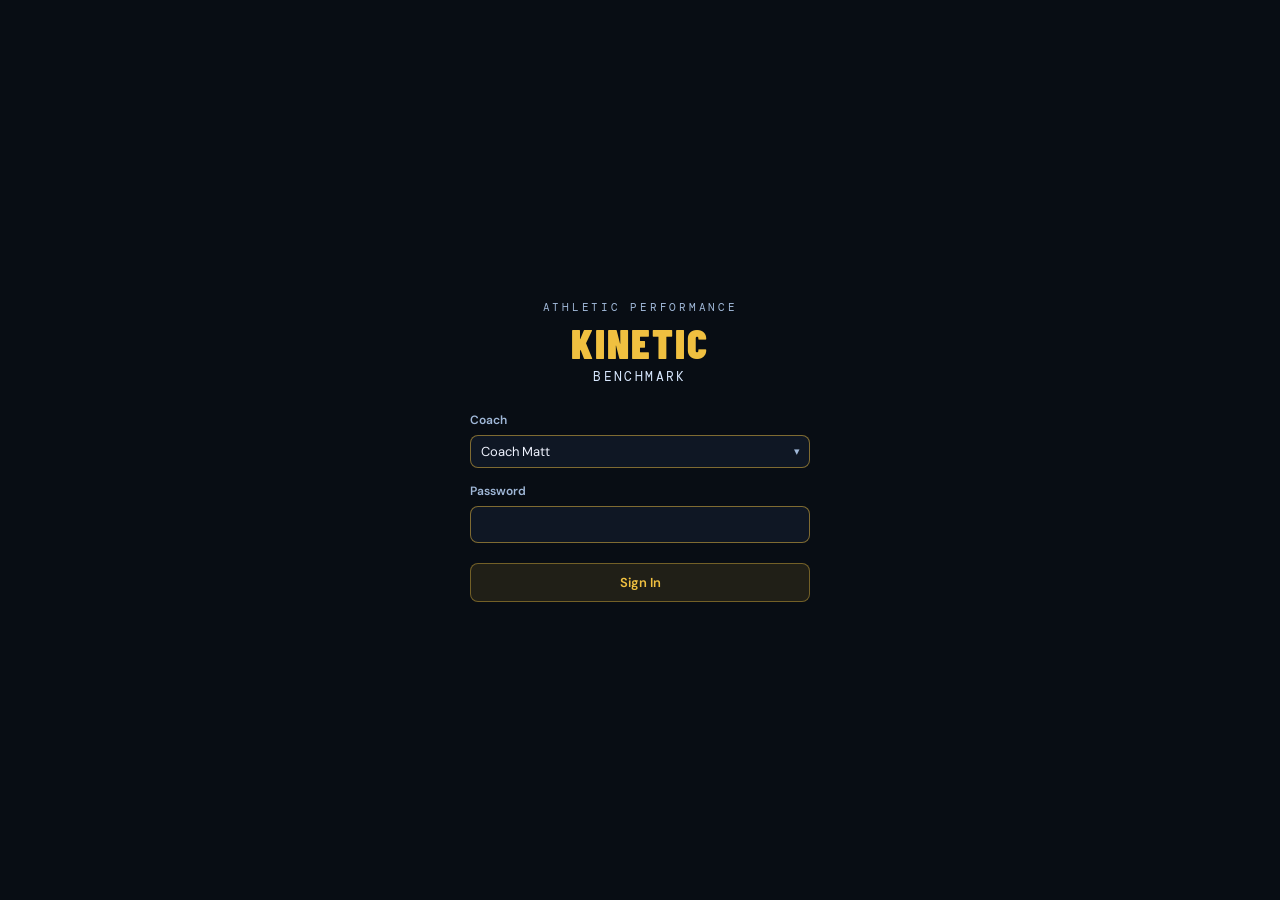
<file: index.html>
﻿<!DOCTYPE html>
<html lang="en">
<head>
  <meta charset="UTF-8" />
  <meta name="viewport" content="width=device-width, initial-scale=1.0" />
  <title>Kinetic Benchmark — Athletic Performance Profiler</title>
  <link rel="icon" href="data:image/svg+xml,<svg xmlns='http://www.w3.org/2000/svg' viewBox='0 0 100 100'><text y='.9em' font-size='90'>⚡</text></svg>">
  <link href="https://fonts.googleapis.com/css2?family=Barlow+Condensed:ital,wght@0,400;0,600;0,700;0,800;1,800&family=DM+Mono:wght@400;500&family=DM+Sans:wght@400;500;600&display=swap" rel="stylesheet">
  <link rel="stylesheet" href="app.css">
</head>
<body>
<div id="login-overlay" style="position:fixed;inset:0;z-index:99999;background:var(--bg);display:flex;flex-direction:column;align-items:center;justify-content:center;">
  <div style="display:flex;flex-direction:column;align-items:center;gap:24px;width:340px;">
    <div style="text-align:center;">
      <div style="font-size:11px;letter-spacing:0.25em;color:var(--text3);font-family:'DM Mono',monospace;margin-bottom:6px;">ATHLETIC PERFORMANCE</div>
      <div style="font-size:42px;font-weight:900;color:var(--gold);font-family:'Barlow Condensed','DM Mono',monospace;letter-spacing:0.05em;line-height:1;">KINETIC</div>
      <div style="font-size:13px;letter-spacing:0.18em;color:var(--text2);font-family:'DM Mono',monospace;margin-top:4px;">BENCHMARK</div>
    </div>
    <form id="login-form" onsubmit="event.preventDefault();attemptLogin();" style="width:100%;display:flex;flex-direction:column;gap:6px;">
      <div style="font-size:12px;font-weight:600;color:var(--text3);font-family:'DM Sans',sans-serif;">Coach</div>
      <div class="select-wrap"><select id="login-coach"></select></div>
      <div style="font-size:12px;font-weight:600;color:var(--text3);font-family:'DM Sans',sans-serif;margin-top:8px;">Password</div>
      <input id="login-pw" type="password" autocomplete="current-password" style="background:var(--bg2);border:1px solid var(--border2);border-radius:var(--radius-md);padding:9px 12px;font-size:13px;font-family:'DM Sans',sans-serif;color:var(--text);outline:none;" />
      <div id="login-error" style="display:none;font-size:11px;color:var(--red);font-family:'DM Mono',monospace;margin-top:4px;text-align:center;">Wrong password</div>
      <button type="submit" style="margin-top:14px;padding:10px 28px;border-radius:var(--radius-md);border:1px solid rgba(240,192,64,0.4);background:rgba(240,192,64,0.1);color:var(--gold);font-family:'DM Sans',sans-serif;font-size:13px;font-weight:600;cursor:pointer;">Sign In</button>
    </form>
  </div>
</div>
<div id="loading-overlay" style="position:fixed;inset:0;z-index:9999;background:var(--bg);display:flex;flex-direction:column;align-items:center;justify-content:center;gap:0;transition:opacity 0.4s ease;">
  <div style="display:flex;flex-direction:column;align-items:center;gap:20px;width:320px;">
    <div style="text-align:center;">
      <div style="font-size:11px;letter-spacing:0.25em;color:var(--text3);font-family:'DM Mono',monospace;margin-bottom:6px;">ATHLETIC PERFORMANCE</div>
      <div style="font-size:42px;font-weight:900;color:var(--gold);font-family:'Barlow Condensed','DM Mono',monospace;letter-spacing:0.05em;line-height:1;">KINETIC</div>
      <div style="font-size:13px;letter-spacing:0.18em;color:var(--text2);font-family:'DM Mono',monospace;margin-top:4px;">BENCHMARK</div>
    </div>
    <div style="width:100%;">
      <div style="width:100%;height:3px;background:var(--bg3);border-radius:2px;overflow:hidden;">
        <div id="loading-bar" style="height:100%;width:0%;background:var(--gold);border-radius:2px;transition:width 0.35s ease;"></div>
      </div>
      <div id="loading-status" style="font-size:11px;color:var(--text3);font-family:'DM Mono',monospace;margin-top:10px;text-align:center;min-height:16px;">Connecting to database...</div>
    </div>
  </div>
</div>
<div class="wrap">

  <div class="header">
    <div class="header-brand">
      <div class="header-icon">⚡</div>
      <div>
        <div class="header-title">Kinetic <span>Benchmark</span></div>
        <div class="header-sub">Athletic performance profiler</div>
      </div>
    </div>
    <div style="display:flex;align-items:center;gap:8px;flex-shrink:0;">
      <span id="coach-badge" style="display:none;font-size:11px;font-family:'DM Mono',monospace;padding:6px 11px;border-radius:8px;border:1px solid rgba(45,212,191,0.35);background:rgba(45,212,191,0.07);color:var(--teal);white-space:nowrap;"></span>
      <button id="logout-btn" onclick="logout()" style="display:none;font-size:11px;font-family:'DM Mono',monospace;padding:6px 11px;border-radius:8px;border:1px solid var(--border2);background:var(--bg2);color:var(--text3);cursor:pointer;white-space:nowrap;transition:color .15s,border-color .15s;" onmouseover="this.style.color='var(--red)';this.style.borderColor='rgba(248,113,113,0.4)'" onmouseout="this.style.color='var(--text3)';this.style.borderColor='var(--border2)'">Logout</button>
      <button onclick="openExportPDF()" title="Customizable coach-facing PDF export with metric picker" style="font-size:11px;font-family:'DM Mono',monospace;padding:6px 13px;border-radius:8px;border:1px solid rgba(240,192,64,0.3);background:rgba(240,192,64,0.07);color:var(--gold);cursor:pointer;white-space:nowrap;transition:background 0.15s;" onmouseover="this.style.background='rgba(240,192,64,0.13)'" onmouseout="this.style.background='rgba(240,192,64,0.07)'">⬇ Coach Export</button>
    </div>
  </div>

  <div class="layout">
    <aside class="sidebar">
      <nav class="tabs">
        <button class="tab-btn active" id="tab-analytics" onclick="switchTab('analytics')">Analytics</button>
        <button class="tab-btn" id="tab-profile" onclick="switchTab('profile')">Profile</button>
        <button class="tab-btn" id="tab-roster" onclick="switchTab('roster')">Roster</button>
        <button class="tab-btn" id="tab-data" onclick="switchTab('data')">Data</button>
        <button class="tab-btn" id="tab-leaderboard" onclick="switchTab('leaderboard')">Leaderboard</button>
        <button class="tab-btn" id="tab-coaches" onclick="switchTab('coaches')">Coaches</button>
        <button class="tab-btn" id="tab-flags" onclick="switchTab('flags')">Flags</button>
        <button class="tab-btn" id="tab-cards" onclick="switchTab('cards')">Cards</button>
        <button class="tab-btn" id="tab-tests"   onclick="switchTab('tests')">Tests</button>
        <button class="tab-btn" id="tab-history"  onclick="switchTab('history')">History</button>
        <button class="tab-btn" id="tab-settings" onclick="switchTab('settings')">Settings</button>
      </nav>
    </aside>
    <main class="main-content">

  <!-- ═══════════════════════ ANALYTICS PANE ═══════════════════════ -->
  <div id="pane-analytics">

    <div class="athlete-header">
      <div id="athlete-avatar" style="width:48px;height:48px;border-radius:50%;border:2px solid var(--border2);background:var(--bg3);display:flex;align-items:center;justify-content:center;font-family:'DM Sans',sans-serif;font-weight:700;font-size:16px;letter-spacing:0.02em;flex-shrink:0;transition:all 0.2s;color:var(--text3);">—</div>
      <div class="ah-info">
        <div class="ah-name" id="athlete-name">—</div>
        <div class="ah-meta">
          <span class="sex-badge" id="sex-badge" onclick="toggleSexNorm()" title="Click to toggle male/female norms">—</span>
          <span class="ah-norm-label">vs</span>
          <span class="ah-norm-name" id="norm-display">—</span>
        </div>
      </div>
      <div class="ah-actions">
        <button class="btn" id="btn-add-athlete" onclick="toggleAddPanel(false)">＋ New</button>
        <button class="btn" id="btn-edit-athlete" onclick="toggleAddPanel(true)">✏ Edit</button>
        <button class="btn" onclick="openDossier()" title="Printable parent/athlete-facing dossier">&#128196; Dossier</button>
        <button class="btn" id="btn-history" onclick="openHistoryModal()">&#128200; History</button>
      </div>
    </div>

    <div class="athlete-controls">
      <div class="select-wrap" style="max-width:280px;">
        <select id="athlete-select" onchange="onAthleteChange()"></select>
      </div>
      <div class="select-wrap" style="max-width:240px;">
        <select id="norm-select" onchange="onNormChange()"></select>
      </div>
      <button class="btn" onclick="resetNorms()">
        <svg width="13" height="13" viewBox="0 0 24 24" fill="none" stroke="currentColor" stroke-width="2"><path d="M3 12a9 9 0 1 0 9-9 9.75 9.75 0 0 0-6.74 2.74L3 8"/><path d="M3 3v5h5"/></svg>
        Reset norms
      </button>
    </div>

    <!-- ── Add / edit athlete panel ── -->
    <div id="add-athlete-panel" class="card gap-14" style="display:none;margin-bottom:14px;">
      <div id="panel-inner"></div>
    </div>

    <!-- ── Comparison strip ── -->
    <div class="compare-strip" id="compare-strip" style="margin-bottom:14px;">
      <div class="compare-header">
        <div class="compare-title">Compare with</div>
        <div style="display:flex;align-items:center;gap:8px;flex-wrap:wrap;">
          <div class="select-wrap" style="min-width:180px;max-width:220px;">
            <select id="compare-select" style="font-size:12px;padding:6px 28px 6px 10px;"></select>
          </div>
          <button class="btn" onclick="addComparePick()" style="padding:7px 12px;">Add</button>
          <button class="suppress-est-btn" onclick="toggleSuppressEstimated()"
            style="font-size:11px;font-family:'DM Mono',monospace;padding:6px 12px;border-radius:8px;border:1px solid rgba(255,255,255,0.13);background:var(--bg2);color:var(--text3);cursor:pointer;">
            Measured only
          </button>
          <button class="card-chevron" data-collapse="cbody-compare" onclick="toggleCardCollapse('cbody-compare')">▾</button>
        </div>
      </div>
      <div id="cbody-compare">
        <div class="compare-scroll" id="compare-chips">
          <span style="font-size:13px;color:var(--text3);font-family:'DM Sans',sans-serif;">Add an athlete above to compare percentiles on the bar chart.</span>
        </div>
        <div id="compare-table" style="display:none;margin-top:14px;"></div>
      </div>
    </div>

    <div class="summary-grid">
      <!-- Composite score -->
      <div class="stat-card" style="--accent-color:var(--gold);">
        <div class="slabel">Composite score</div>
        <div style="display:flex;align-items:center;gap:14px;justify-content:center;margin:4px 0 6px;">
          <span class="sval" id="composite-score" style="font-size:52px;">--</span>
          <div style="text-align:left;">
            <span id="composite-tier" class="tier-badge" style="font-size:10px;font-weight:600;letter-spacing:.03em;text-transform:none;">--</span>
            <div style="font-size:10px;color:var(--text3);margin-top:5px;font-family:'DM Sans',sans-serif;">avg percentile</div>
          </div>
        </div>
      </div>
      <!-- Top metric -->
      <div class="stat-card" style="--accent-color:var(--green);">
        <div class="slabel">Strongest metric</div>
        <div class="spct" id="top-percentile" style="color:var(--green);">--</div>
        <div class="sname" id="top-metric">--</div>
      </div>
      <!-- Priority gap -->
      <div class="stat-card" style="--accent-color:var(--red);">
        <div class="slabel">Priority gap</div>
        <div class="spct" id="low-percentile" style="color:var(--red);">--</div>
        <div class="sname" id="low-metric">--</div>
      </div>
      <!-- Readiness zone -->
      <div class="stat-card" style="--accent-color:var(--purple);">
        <div class="slabel">Readiness zone</div>
        <div class="sname" style="font-size:17px;margin-bottom:8px;" id="fv-profile-label">--</div>
        <div id="fv-profile-desc" style="width:100%;"></div>
      </div>
    </div>

    <div class="card gap-14">
      <div style="display:flex;align-items:center;justify-content:space-between;">
        <div class="card-label" style="margin-bottom:0;">Athlete measurements</div>
        <button class="card-chevron" data-collapse="cbody-inputs" onclick="toggleCardCollapse('cbody-inputs')">▾</button>
      </div>
      <div id="cbody-inputs">
        <div class="metric-grid" id="input-grid"></div>
      </div>
    </div>

    <div class="chart-row">
      <div class="card">
        <div style="display:flex;align-items:center;justify-content:space-between;flex-wrap:wrap;gap:8px;margin-bottom:4px;">
          <div class="card-label" style="margin-bottom:0;">Percentile rankings vs selected norm</div>
          <div style="display:flex;align-items:center;gap:8px;">
            <button id="measured-only-btn" onclick="toggleMeasuredOnly()" style="font-size:11px;font-family:'DM Mono',monospace;padding:4px 12px;border-radius:12px;border:1px solid rgba(255,255,255,0.13);background:var(--bg2);color:var(--text3);cursor:pointer;">Measured only</button>
            <button class="card-chevron" data-collapse="cbody-barchart" onclick="toggleCardCollapse('cbody-barchart')">▾</button>
          </div>
        </div>
        <div id="cbody-barchart">
          <div style="font-size:11px;color:var(--text3);margin-bottom:10px;font-family:'DM Mono',monospace;">Bar = athlete &nbsp;·&nbsp; line = 85th percentile target</div>
          <div id="bar-chart"></div>
          <div class="legend" id="tier-legend"></div>
          <div id="metrics-breakdown-table"></div>
        </div>
      </div>

      <div class="card">
        <div style="display:flex;align-items:center;justify-content:space-between;margin-bottom:0;">
          <div class="card-label" style="margin-bottom:0;">Neuromuscular readiness matrix</div>
          <button class="card-chevron" data-collapse="cbody-matrix" onclick="toggleCardCollapse('cbody-matrix')">▾</button>
        </div>
        <div id="cbody-matrix">
          <div id="matrix-gauges" style="margin-top:12px;"></div>
          <div class="matrix-active-zone" id="matrix-zone-card" style="margin-top:12px;"></div>
        </div>
      </div>
    </div>

    <div class="card">
      <div style="display:flex;align-items:center;justify-content:space-between;flex-wrap:wrap;gap:8px;margin-bottom:10px;">
        <div class="card-label" style="margin-bottom:0;">Custom metric view</div>
        <div style="display:flex;gap:6px;align-items:center;">
          <button id="chart-mode-all"      onclick="setChartMode('all')"      class="pill-btn pill-btn--small">All</button>
          <button id="chart-mode-measured" onclick="setChartMode('measured')" class="pill-btn pill-btn--small">Measured only</button>
          <button id="chart-mode-none"     onclick="setChartMode('none')"     class="pill-btn pill-btn--small">Clear</button>
          <button class="card-chevron" data-collapse="cbody-custom" onclick="toggleCardCollapse('cbody-custom')">▾</button>
        </div>
      </div>
      <div id="cbody-custom">
        <div id="selected-chart-chips" style="display:flex;flex-wrap:wrap;gap:6px;margin-bottom:14px;"></div>
        <div style="font-size:11px;color:var(--text3);margin-bottom:10px;font-family:'DM Mono',monospace;">Bar = athlete &nbsp;·&nbsp; line = 85th percentile target</div>
        <div id="selected-bar-chart"></div>
      </div>
    </div>

    <div class="card">
      <div style="display:flex;align-items:center;justify-content:space-between;">
        <div class="card-label" style="margin-bottom:0;">Training intervention recommendations</div>
        <button class="card-chevron" data-collapse="cbody-coaching" onclick="toggleCardCollapse('cbody-coaching')">▾</button>
      </div>
      <div id="cbody-coaching">
        <div id="coaching-content"></div>
      </div>
    </div>

  </div>

  <!-- ═══════════════════════ PROFILE PANE ═══════════════════════ -->
  <div id="pane-profile" style="display:none;">
    <div class="profile-header">
      <div id="profile-avatar" class="profile-avatar">—</div>
      <div class="profile-info">
        <div class="profile-name" id="profile-name">—</div>
        <div class="profile-meta">
          <span id="profile-sex-badge" class="sex-badge">—</span>
          <span class="profile-meta-sep">vs</span>
          <span id="profile-norm">—</span>
        </div>
      </div>
      <div class="profile-composite">
        <div class="profile-composite-label">Composite</div>
        <div class="profile-composite-score" id="profile-composite-score">—</div>
        <div id="profile-composite-tier" class="tier-badge">—</div>
      </div>
      <div class="profile-controls">
        <div class="select-wrap" style="min-width:200px;">
          <select id="profile-athlete-select" onchange="onProfileAthleteChange()"></select>
        </div>
      </div>
    </div>

    <div id="profile-grid" class="profile-grid"></div>

    <div class="profile-summary" id="profile-summary"></div>
  </div>

  <!-- ═══════════════════════ ROSTER PANE ═══════════════════════ -->
  <div id="pane-roster" style="display:none;">
    <div class="card">
      <div style="display:flex;align-items:center;justify-content:space-between;flex-wrap:wrap;gap:8px;margin-bottom:6px;">
        <div class="card-label" style="margin-bottom:0;">Full roster — best scores</div>
        <div style="display:flex;gap:8px;flex-wrap:wrap;align-items:center;">
          <button onclick="rosterSort('_full')" id="roster-full-btn"
            style="font-size:11px;font-family:'DM Mono',monospace;padding:4px 12px;border-radius:12px;border:1px solid rgba(52,211,153,0.3);background:var(--bg2);color:var(--text3);cursor:pointer;">
            ● Full first
          </button>
          <button onclick="toggleRosterFullOnly()" id="roster-fullonly-btn"
            title="Hide athletes missing any core metric, and recompute Roster — (Measured) norms from only full-data athletes"
            style="font-size:11px;font-family:'DM Mono',monospace;padding:4px 12px;border-radius:12px;border:1px solid rgba(52,211,153,0.3);background:var(--bg2);color:var(--text3);cursor:pointer;">
            ● Full only
          </button>
          <button class="suppress-est-btn" onclick="toggleSuppressEstimated()"
            style="font-size:11px;font-family:'DM Mono',monospace;padding:4px 12px;border-radius:12px;border:1px solid rgba(255,255,255,0.13);background:var(--bg2);color:var(--text3);cursor:pointer;">
            Hide untested metrics
          </button>
          <button onclick="openNewAthletePanel()"
            style="font-size:11px;font-family:'DM Mono',monospace;padding:4px 12px;border-radius:12px;border:1px solid rgba(45,212,191,0.35);background:var(--bg2);color:var(--teal);cursor:pointer;">
            + New athlete
          </button>
          <button onclick="exportRosterCsv()"
            title="Download current roster as CSV (respects Full only filter)"
            style="font-size:11px;font-family:'DM Mono',monospace;padding:4px 12px;border-radius:12px;border:1px solid rgba(240,192,64,0.35);background:var(--bg2);color:var(--gold);cursor:pointer;">
            ↓ Export CSV
          </button>
        </div>
      </div>
      <div id="new-athlete-panel" style="display:none;margin-bottom:12px;background:var(--bg3);border:1px solid var(--border2);border-radius:10px;padding:12px;">
        <div style="font-size:12px;font-weight:600;color:var(--text3);font-family:'DM Sans',sans-serif;margin-bottom:10px;">New athlete</div>
        <div style="display:flex;gap:10px;flex-wrap:wrap;align-items:flex-end;">
          <div>
            <div style="font-size:11px;font-weight:500;color:var(--text3);font-family:'DM Sans',sans-serif;margin-bottom:4px;">Name</div>
            <input id="new-ath-name" type="text" placeholder="Full name" style="background:var(--bg);border:1px solid var(--border);border-radius:6px;padding:6px 10px;font-size:12px;font-family:'DM Sans',sans-serif;color:var(--text);outline:none;width:200px;" />
          </div>
          <div>
            <div style="font-size:11px;font-weight:500;color:var(--text3);font-family:'DM Sans',sans-serif;margin-bottom:4px;">Sex</div>
            <div style="display:flex;gap:4px;">
              <button id="new-ath-m" onclick="setNewAthSex('M')" style="font-size:11px;font-family:'DM Mono',monospace;padding:5px 14px;border-radius:8px;border:1px solid rgba(96,165,250,0.45);background:rgba(96,165,250,0.15);color:var(--blue);cursor:pointer;">Male</button>
              <button id="new-ath-f" onclick="setNewAthSex('F')" style="font-size:11px;font-family:'DM Mono',monospace;padding:5px 14px;border-radius:8px;border:1px solid var(--border2);background:var(--bg2);color:var(--text3);cursor:pointer;">Female</button>
            </div>
          </div>
          <div>
            <div style="font-size:11px;font-weight:500;color:var(--text3);font-family:'DM Sans',sans-serif;margin-bottom:4px;">CMJ source</div>
            <button id="new-ath-cmjfd" onclick="toggleNewAthCmjFD()" style="font-size:11px;font-family:'DM Mono',monospace;padding:5px 14px;border-radius:8px;border:1px solid rgba(255,255,255,.13);background:var(--bg2);color:var(--text3);cursor:pointer;transition:all .15s;">~ Standard sensor</button>
          </div>
          <button class="btn" onclick="submitNewAthlete()" style="align-self:flex-end;">Add athlete</button>
          <button class="btn" onclick="document.getElementById('new-athlete-panel').style.display='none'" style="align-self:flex-end;">Cancel</button>
        </div>
      </div>
      <div style="font-size:11px;color:var(--text3);margin-bottom:10px;font-family:'DM Mono',monospace;">
        Click any row to load athlete into analytics view. <span style="color:var(--green);font-weight:600;">Green name</span> = core metrics measured (power, CMJ, RSI, broad jump, 0-10, Fly10, 5-10-5). <span style="color:var(--gold);font-weight:600;">†</span> on CMJ = sensor-measured but not Force Deck.
      </div>
      <div id="roster-col-toggles" style="display:flex;flex-wrap:wrap;gap:5px;margin-bottom:12px;"></div>
      <div class="sticky-table-wrap">
        <table id="roster-table" class="sticky-table" style="width:100%;border-collapse:collapse;font-size:12px;min-width:600px;"></table>
      </div>
    </div>
  </div>

  <!-- ═══════════════════════ DATA PANE ═══════════════════════ -->
  <div id="pane-data" style="display:none;">
    <div class="card">
      <div style="display:flex;align-items:center;justify-content:space-between;flex-wrap:wrap;gap:8px;margin-bottom:6px;">
        <div class="card-label" style="margin-bottom:0;">All athletes — raw metric values</div>
        <div style="display:flex;gap:8px;flex-wrap:wrap;align-items:center;">
          <input id="data-search" type="text" placeholder="Search by name…"
            oninput="renderDataTab()"
            style="background:var(--bg);border:1px solid var(--border);border-radius:6px;padding:6px 10px;font-size:12px;font-family:'DM Sans',sans-serif;color:var(--text);outline:none;min-width:180px;" />
          <button id="data-sex-all" onclick="dataSetSex('all')" class="pill-btn">All</button>
          <button id="data-sex-m"   onclick="dataSetSex('M')"   class="pill-btn">Male</button>
          <button id="data-sex-f"   onclick="dataSetSex('F')"   class="pill-btn">Female</button>
        </div>
      </div>
      <div style="font-size:11px;color:var(--text3);margin-bottom:12px;font-family:'DM Sans',sans-serif;">
        Best measured value per athlete · sortable by column · derived columns include top speed (mph) computed from the 20-30y fly time.
      </div>
      <div class="tbl-scroll">
        <table id="data-table" class="tbl-base" style="font-size:12px;min-width:1100px;"></table>
      </div>
    </div>
  </div>

  <!-- ═══════════════════════ NORMS PANE ═══════════════════════ -->
  <!-- ═══════════════════════ LEADERBOARD PANE ═══════════════════════ -->
  <div id="pane-leaderboard" style="display:none;">
    <div class="card">
      <div style="display:flex;align-items:center;justify-content:space-between;flex-wrap:wrap;gap:12px;margin-bottom:16px;">
        <div class="card-label" style="margin-bottom:0;">Metric leaderboard</div>
        <div style="display:flex;gap:8px;flex-wrap:wrap;align-items:center;">
          <div style="font-size:11px;color:var(--text3);font-family:'DM Mono',monospace;">Metric</div>
          <div class="select-wrap" style="min-width:160px;max-width:200px;">
            <select id="lb-metric-select" onchange="renderLeaderboard()" style="font-size:12px;padding:6px 28px 6px 10px;"></select>
          </div>
          <div style="font-size:11px;color:var(--text3);font-family:'DM Mono',monospace;margin-left:6px;">Sex</div>
          <div style="display:flex;gap:4px;">
            <button id="lb-sex-all"   onclick="lbSetSex('all')"   class="pill-btn">All</button>
            <button id="lb-sex-m"     onclick="lbSetSex('M')"     class="pill-btn">Male</button>
            <button id="lb-sex-f"     onclick="lbSetSex('F')"     class="pill-btn">Female</button>
            <button id="lb-sex-split" onclick="lbSetSex('split')" class="pill-btn" title="Show male and female leaderboards side by side">♂ + ♀</button>
          </div>
          <div style="display:flex;gap:4px;margin-left:6px;">
            <button id="lb-meas-btn" onclick="lbToggleMeasured()" class="pill-btn">Measured only</button>
          </div>
        </div>
      </div>
      <div class="sticky-table-wrap" id="leaderboard-scroll">
        <div id="leaderboard-content"></div>
      </div>
    </div>
  </div>

  <!-- ═══════════════════════ COACHES PANE ═══════════════════════ -->
  <div id="pane-coaches" style="display:none;">
    <div style="display:flex;gap:10px;flex-wrap:wrap;align-items:center;margin-bottom:16px;">
      <button id="coaches-meas-btn" onclick="coachesToggleMeasured()" style="font-size:11px;font-family:'DM Mono',monospace;padding:5px 12px;border-radius:8px;border:1px solid rgba(52,211,153,0.45);background:rgba(52,211,153,0.12);color:var(--green);cursor:pointer;">Measured only</button>
    </div>
    <div id="coaches-content" style="display:grid;grid-template-columns:1fr 1fr;gap:14px;"></div>
  </div>

  <!-- ═══════════════════════ FLAGS PANE ═══════════════════════ -->
  <div id="pane-flags" style="display:none;"></div>

  <!-- ═══════════════════════ CARDS PANE ═══════════════════════ -->
  <div id="pane-cards" style="display:none;">
    <div style="display:grid;grid-template-columns:1fr 1fr;gap:14px;align-items:start;">
      <div id="cards-panel-M"></div>
      <div id="cards-panel-F"></div>
    </div>
  </div>

  <!-- ═══════════════════════ TESTS PANE ═══════════════════════ -->
  <div id="pane-tests" style="display:none;">
    <div id="test-group-btns" style="display:flex;gap:6px;flex-wrap:wrap;margin-bottom:14px;"></div>
    <div class="athlete-bar" style="margin-bottom:14px;">
      <div class="select-wrap">
        <select id="test-athlete-select" onchange="onTestAthleteChange()"></select>
      </div>
      <div class="sex-badge male" id="test-sex-badge" onclick="toggleTestSex()" style="cursor:pointer;" title="Click to switch sex filter">♂ Male</div>
      <div class="select-wrap" style="max-width:230px;">
        <select id="test-norm-select" onchange="onTestNormChange()"></select>
      </div>
      <div class="select-wrap" style="max-width:220px;">
        <select id="test-compare-select"></select>
      </div>
      <button class="btn" onclick="addTestCompare()">+ Compare</button>
    </div>
    <div id="tests-content"></div>
  </div>

  <!-- ═══════════════════════ SETTINGS PANE ═══════════════════════ -->
  <div id="pane-history" style="display:none;"></div>
  <div id="pane-settings" style="display:none;"></div>

    </main>
  </div>

</div>

<script src="app.js" defer></script>

<!-- ═══════════════════════ EXPORT PDF MODAL ═══════════════════════ -->
<div id="export-pdf-overlay" class="export-overlay" style="display:none;" onclick="if(event.target===this)closeExportPDF()">
  <div class="export-modal">
    <div style="display:flex;align-items:center;justify-content:space-between;margin-bottom:16px;">
      <div>
        <div style="font-family:'Barlow Condensed',sans-serif;font-size:22px;font-weight:800;font-style:italic;text-transform:uppercase;letter-spacing:0.5px;">Coach Export</div>
        <div style="font-size:12px;color:var(--text3);margin-top:4px;">Customizable PDF — pick metrics, norm, and athlete.</div>
      </div>
      <button class="btn" onclick="closeExportPDF()" style="padding:5px 10px;font-size:13px;">✕</button>
    </div>

    <div style="display:flex;gap:10px;flex-wrap:wrap;margin-bottom:16px;">
      <div class="select-wrap" style="flex:1;min-width:180px;">
        <select id="export-athlete-select" onchange="updateExportPreview()"></select>
      </div>
      <div class="select-wrap" style="max-width:230px;min-width:160px;">
        <select id="export-norm-select" onchange="updateExportPreview()"></select>
      </div>
    </div>

    <div style="font-size:11px;font-weight:500;color:var(--text3);font-family:'DM Sans',sans-serif;margin-bottom:8px;display:flex;align-items:center;gap:8px;">
      Metrics to include
      <button onclick="exportToggleAll(true)"  style="font-size:9px;font-family:'DM Mono',monospace;padding:2px 8px;border-radius:4px;border:1px solid var(--border2);background:var(--bg3);color:var(--text2);cursor:pointer;">All</button>
      <button onclick="exportToggleAll(false)" style="font-size:9px;font-family:'DM Mono',monospace;padding:2px 8px;border-radius:4px;border:1px solid var(--border2);background:var(--bg3);color:var(--text2);cursor:pointer;">None</button>
    </div>
    <div id="export-metric-checks" class="export-checks"></div>

    <div style="margin-top:18px;border-top:1px solid var(--border);padding-top:14px;">
      <div style="font-size:11px;font-weight:500;color:var(--text3);font-family:'DM Sans',sans-serif;margin-bottom:10px;">Preview</div>
      <div class="report-modal" style="max-width:none;max-height:none;overflow:visible;background:var(--bg3);">
        <div id="export-card-preview"></div>
      </div>
    </div>

    <div style="display:flex;gap:8px;margin-top:16px;justify-content:space-between;align-items:center;flex-wrap:wrap;">
      <div class="print-mode-seg">
        <button id="exp-mode-dark"  class="print-mode-btn active" onclick="setExportPrintMode('dark')">◑ Dark</button>
        <button id="exp-mode-light" class="print-mode-btn"        onclick="setExportPrintMode('light')">◯ Light</button>
      </div>
      <div style="display:flex;gap:8px;">
        <button class="btn" onclick="printExportPDF()">⬇ Print / Save PDF</button>
        <button class="btn" onclick="closeExportPDF()">Close</button>
      </div>
    </div>
  </div>
</div>
<div id="export-print-area"></div>

<!-- ═══════════════════════ DOSSIER MODAL ═══════════════════════ -->
<div id="dossier-overlay" class="export-overlay" style="display:none;" onclick="if(event.target===this)closeDossier()">
  <div class="export-modal">
    <div style="display:flex;align-items:center;justify-content:space-between;margin-bottom:16px;">
      <div>
        <div style="font-family:'Barlow Condensed',sans-serif;font-size:22px;font-weight:800;font-style:italic;text-transform:uppercase;letter-spacing:0.5px;">Athlete Dossier</div>
        <div style="font-size:12px;color:var(--text3);margin-top:4px;">A printable, parent/athlete-friendly performance report.</div>
      </div>
      <button class="btn" onclick="closeDossier()" style="padding:5px 10px;font-size:13px;">✕</button>
    </div>

    <div style="display:flex;gap:10px;flex-wrap:wrap;margin-bottom:14px;">
      <div class="select-wrap" style="flex:1;min-width:180px;">
        <select id="dossier-athlete-select" onchange="updateDossierPreview()"></select>
      </div>
      <div class="select-wrap" style="max-width:230px;min-width:160px;">
        <select id="dossier-norm-select" onchange="updateDossierPreview()"></select>
      </div>
      <button id="dossier-detail-btn" onclick="toggleDossierDetail()"
        style="font-size:12px;font-family:'DM Sans',sans-serif;padding:6px 14px;border-radius:8px;border:1px solid rgba(52,211,153,0.45);background:rgba(52,211,153,0.10);color:var(--green);cursor:pointer;white-space:nowrap;">
        ✓ Include training plan
      </button>
    </div>

    <div style="border-top:1px solid var(--border);padding-top:14px;">
      <div style="font-size:11px;font-weight:500;color:var(--text3);font-family:'DM Sans',sans-serif;margin-bottom:10px;">Preview</div>
      <div style="background:var(--bg3);border-radius:var(--radius-lg);padding:24px;max-height:none;overflow:visible;">
        <div id="dossier-preview"></div>
      </div>
    </div>

    <div style="display:flex;gap:8px;margin-top:16px;justify-content:space-between;align-items:center;flex-wrap:wrap;">
      <div class="print-mode-seg">
        <button id="dossier-mode-dark"  class="print-mode-btn"        onclick="setDossierPrintMode('dark')">◑ Dark</button>
        <button id="dossier-mode-light" class="print-mode-btn active" onclick="setDossierPrintMode('light')">◯ Light</button>
      </div>
      <div style="display:flex;gap:8px;">
        <button class="btn" onclick="printDossier()">⬇ Print / Save PDF</button>
        <button class="btn" onclick="closeDossier()">Close</button>
      </div>
    </div>
  </div>
</div>


<div id="bar-tooltip"></div>

</body>
</html>
</file>
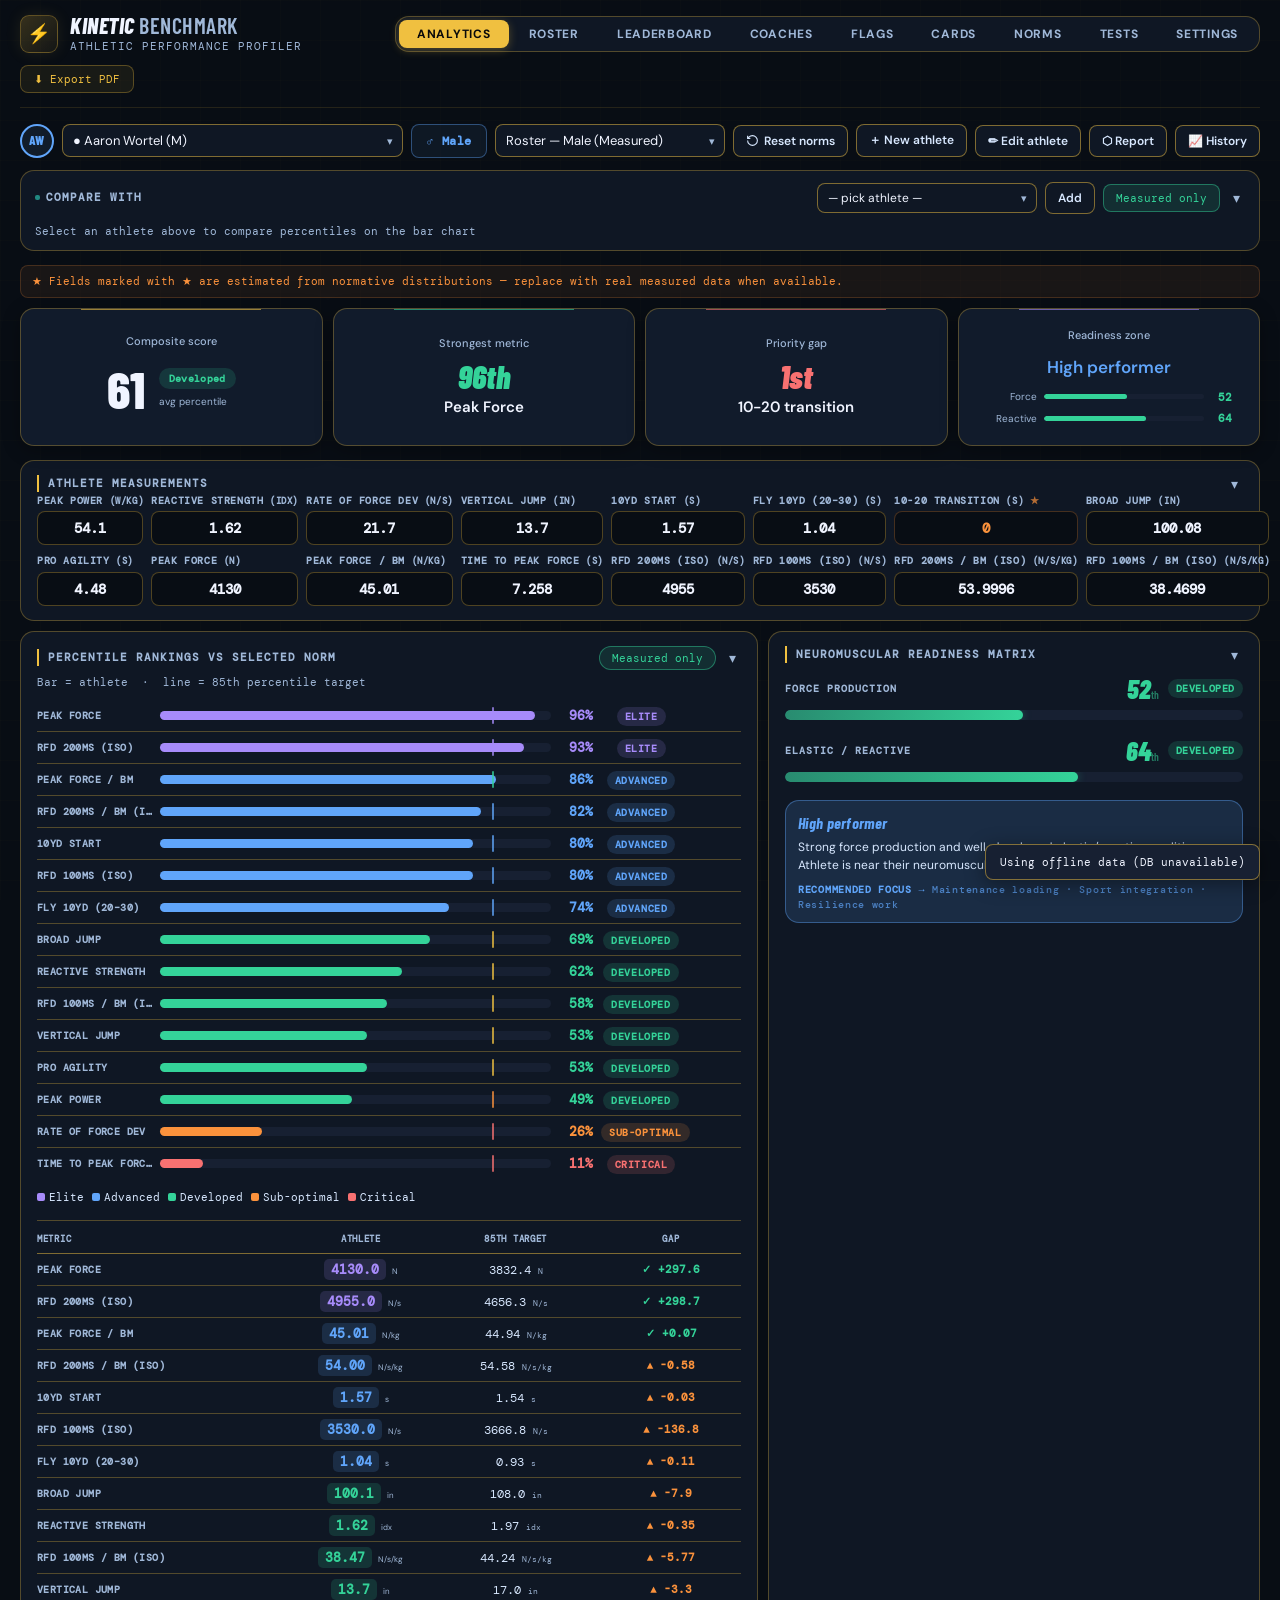
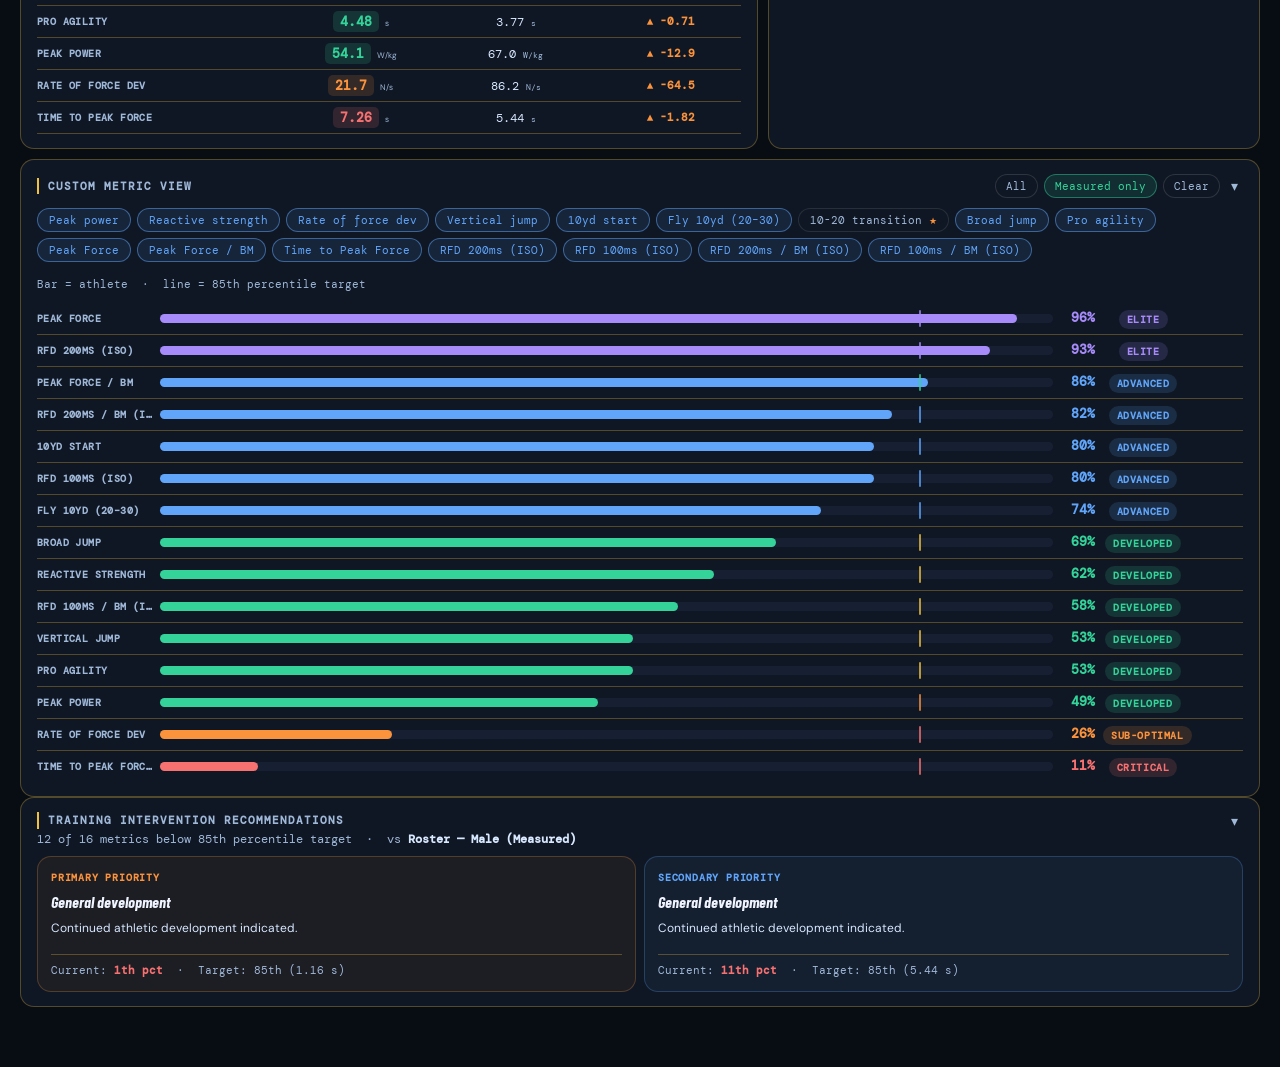
<file: kinetic_benchmark_old.html>
<!DOCTYPE html>
<html lang="en">
<head>
  <meta charset="UTF-8" />
  <meta name="viewport" content="width=device-width, initial-scale=1.0" />
  <title>Kinetic Benchmark — Athletic Performance Profiler</title>
  <link rel="icon" href="data:image/svg+xml,<svg xmlns='http://www.w3.org/2000/svg' viewBox='0 0 100 100'><text y='.9em' font-size='90'>⚡</text></svg>">
  <link href="https://fonts.googleapis.com/css2?family=Barlow+Condensed:ital,wght@0,400;0,600;0,700;0,800;1,800&family=DM+Mono:wght@400;500&family=DM+Sans:wght@400;500;600&display=swap" rel="stylesheet">
  <style>
    *, *::before, *::after { box-sizing: border-box; margin: 0; padding: 0; }

    :root {
      --bg:        #080d14;
      --bg2:       #0f1724;
      --bg3:       #172032;
      --border:    rgba(240,192,64,0.30);
      --border2:   rgba(240,192,64,0.50);
      --text:      #f0f4ff;
      --text2:     #d8e8ff;
      --text3:     #a0b8d8;
      --gold:      #f0c040;
      --gold-dim:  rgba(240,192,64,0.12);
      --teal:      #2dd4bf;
      --red:       #f87171;
      --purple:    #a78bfa;
      --blue:      #60a5fa;
      --green:     #34d399;
      --orange:    #fb923c;
      --radius-md: 8px;
      --radius-lg: 14px;
    }

    body {
      font-family: 'DM Sans', sans-serif;
      background: var(--bg);
      color: var(--text);
      min-height: 100vh;
      padding: 14px 20px 60px;
      -webkit-font-smoothing: antialiased;
      -moz-osx-font-smoothing: grayscale;
      text-rendering: optimizeLegibility;
      font-size: 14px;
      line-height: 1.5;
    }

    /* Subtle grid background */
    body::before {
      content: '';
      position: fixed; inset: 0; z-index: 0;
      background-image:
        linear-gradient(rgba(240,192,64,0.015) 1px, transparent 1px),
        linear-gradient(90deg, rgba(240,192,64,0.015) 1px, transparent 1px);
      background-size: 40px 40px;
      pointer-events: none;
    }

    .wrap { max-width: 1800px; margin: 0 auto; position: relative; z-index: 1; }

    /* ── Header ── */
    .header {
      display: flex; align-items: center; justify-content: space-between;
      flex-wrap: wrap; gap: 10px;
      padding-bottom: 14px;
      border-bottom: 1px solid var(--gold-dim);
      margin-bottom: 16px;
    }
    .header-brand { display: flex; align-items: center; gap: 12px; }
    .header-icon {
      width: 38px; height: 38px; border-radius: 9px;
      background: linear-gradient(135deg, rgba(240,192,64,0.2), rgba(240,192,64,0.05));
      border: 1px solid rgba(240,192,64,0.3);
      display: flex; align-items: center; justify-content: center; font-size: 19px;
      box-shadow: 0 0 16px rgba(240,192,64,0.1);
    }
    .header-title {
      font-family: 'Barlow Condensed', sans-serif;
      font-size: 22px; font-weight: 800; font-style: italic;
      letter-spacing: 0.5px; text-transform: uppercase; line-height: 1;
    }
    .header-title span { color: var(--text3); font-style: normal; font-weight: 600; }
    .header-sub { font-size: 11px; color: var(--text3); margin-top: 2px; text-transform: uppercase; letter-spacing: 0.09em; font-family: 'DM Mono', monospace; }

    /* ── Tabs ── */
    .tabs { display: flex; gap: 2px; background: var(--bg2); padding: 3px; border-radius: var(--radius-lg); border: 1px solid var(--border); }
    .tab-btn {
      padding: 6px 18px; border-radius: var(--radius-md); border: none;
      font-size: 12px; font-weight: 700; letter-spacing: 0.06em; text-transform: uppercase;
      cursor: pointer; background: transparent; color: var(--text3); transition: all 0.15s;
      font-family: 'DM Sans', sans-serif;
    }
    .tab-btn.active { background: var(--gold); color: #0a0a0a; box-shadow: 0 2px 10px rgba(240,192,64,0.3); }
    .tab-btn:not(.active):hover { color: var(--text); }

    /* ── Cards ── */
    .card {
      background: var(--bg2); border: 1px solid var(--border);
      border-radius: var(--radius-lg); padding: 14px 16px;
    }
    .card-label {
      font-size: 11px; font-weight: 700; text-transform: uppercase;
      letter-spacing: 0.09em; color: var(--text3); margin-bottom: 10px;
      display: flex; align-items: center; gap: 6px;
      font-family: 'DM Mono', monospace;
      padding-left: 9px; border-left: 2px solid var(--gold);
    }
    .card-label::before { display: none; }
    .card-chevron {
      background: none; border: none; cursor: pointer; color: var(--text3);
      font-size: 14px; padding: 2px 5px; border-radius: 4px; line-height: 1;
      transition: transform 0.2s, color 0.15s; user-select: none; flex-shrink: 0;
    }
    .card-chevron:hover { color: var(--text2); }
    .card-chevron.collapsed { transform: rotate(-90deg); }

    /* ── Athlete selector bar ── */
    .athlete-bar {
      display: flex; gap: 8px; flex-wrap: wrap; margin-bottom: 12px; align-items: center;
    }
    .select-wrap { position: relative; flex: 1; min-width: 200px; }
    .select-wrap::after {
      content: '▾'; position: absolute; right: 10px; top: 50%;
      transform: translateY(-50%); font-size: 11px; color: var(--text3); pointer-events: none;
    }
    select {
      width: 100%; appearance: none; -webkit-appearance: none;
      background: var(--bg2); border: 1px solid var(--border2);
      border-radius: var(--radius-md); padding: 7px 28px 7px 10px;
      font-size: 13px; color: var(--text); cursor: pointer; outline: none;
      transition: border-color 0.15s; font-family: 'DM Sans', sans-serif;
    }
    select:focus { border-color: var(--gold); }

    .sex-badge {
      padding: 7px 14px; border-radius: var(--radius-md);
      font-size: 12px; font-weight: 700; letter-spacing: 0.05em;
      border: 1px solid var(--border2); background: var(--bg2);
      color: var(--text2); font-family: 'DM Mono', monospace;
      white-space: nowrap; min-width: 66px; text-align: center;
      cursor: pointer; transition: opacity 0.15s;
    }
    .sex-badge:hover { opacity: 0.75; }
    .sex-badge.male   { border-color: rgba(96,165,250,0.4); color: var(--blue); background: rgba(96,165,250,0.07); }
    .sex-badge.female { border-color: rgba(167,139,250,0.4); color: var(--purple); background: rgba(167,139,250,0.07); }

    .btn {
      display: flex; align-items: center; gap: 5px; padding: 7px 12px;
      border-radius: var(--radius-md); border: 1px solid var(--border2);
      background: var(--bg2); color: var(--text2); font-size: 12px;
      cursor: pointer; transition: all 0.15s; white-space: nowrap;
      font-family: 'DM Sans', sans-serif; font-weight: 600;
    }
    .btn:hover { background: var(--bg3); border-color: var(--gold); color: var(--gold); }
    .btn:active { transform: scale(0.97); }

    /* ── Summary stats ── */
    .summary-grid { display: grid; grid-template-columns: repeat(auto-fit, minmax(180px, 1fr)); gap: 10px; margin-bottom: 14px; }
    .stat-card {
      background: #111b2b; border: 1px solid var(--border);
      border-radius: var(--radius-lg); padding: 18px 20px;
      position: relative; overflow: hidden;
      display: flex; flex-direction: column; align-items: center;
      justify-content: center; text-align: center;
      box-shadow: 0 4px 18px rgba(0,0,0,0.3);
      transition: border-color 0.15s, box-shadow 0.15s;
    }
    .stat-card:hover { border-color: var(--border2); box-shadow: 0 6px 26px rgba(0,0,0,0.45); }
    .stat-card::after {
      content: ''; position: absolute; top: 0; left: 20%; right: 20%; height: 1px;
      background: var(--accent-color, var(--gold)); opacity: 0.6;
    }
    .stat-card .slabel {
      font-size: 11px; color: var(--text3); font-weight: 500;
      margin-bottom: 8px; font-family: 'DM Sans', sans-serif;
    }
    .stat-card .sval { font-size: 28px; font-weight: 800; line-height: 1; font-family: 'Barlow Condensed', sans-serif; }
    .stat-card .spct { font-size: 32px; font-weight: 900; font-family: 'Barlow Condensed', sans-serif; font-style: italic; line-height: 1; }
    .stat-card .sname { font-size: 15px; font-weight: 600; margin-top: 4px; }
    .stat-card .sdesc { font-size: 11px; color: var(--text3); margin-top: 5px; }

    .tier-badge {
      display: inline-block; font-size: 10px; font-weight: 800;
      text-transform: uppercase; letter-spacing: 0.06em; padding: 2px 8px;
      border-radius: 20px; font-family: 'DM Mono', monospace; white-space: nowrap;
    }

    /* ── Input grid ── */
    .metric-grid { display: grid; grid-template-columns: repeat(8, 1fr); gap: 8px; }
    @media (max-width: 1100px) { .metric-grid { grid-template-columns: repeat(4, 1fr); } }
    @media (max-width: 700px)  { .metric-grid { grid-template-columns: repeat(2, 1fr); } }
    .metric-field label {
      display: block; font-size: 10px; font-weight: 700; text-transform: uppercase;
      letter-spacing: 0.06em; color: var(--text3); margin-bottom: 3px;
      white-space: nowrap; overflow: hidden; text-overflow: ellipsis;
      font-family: 'DM Mono', monospace;
    }
    .metric-field input {
      width: 100%; background: var(--bg); border: 1px solid var(--border);
      border-radius: var(--radius-md); padding: 7px 6px; font-size: 14px; font-weight: 700;
      color: var(--text); text-align: center; font-family: 'DM Mono', monospace;
      outline: none; transition: border-color 0.15s; -moz-appearance: textfield;
    }
    .metric-field input::-webkit-outer-spin-button,
    .metric-field input::-webkit-inner-spin-button { -webkit-appearance: none; }
    .metric-field input:focus { border-color: var(--gold); box-shadow: 0 0 0 2px rgba(240,192,64,0.1); }
    .metric-field.estimated label::after { content: ' ★'; color: var(--orange); opacity: 0.7; }
    .metric-field.estimated input { border-color: rgba(251,146,60,0.25); color: var(--orange); }

    /* ── Measured / estimated toggle in edit panel ── */
    .meas-toggle {
      width: 100%; margin-top: 4px; padding: 3px 6px; font-size: 10px; font-weight: 700;
      font-family: 'DM Mono', monospace; text-transform: uppercase; letter-spacing: 0.05em;
      border-radius: var(--radius-md); border: 1px solid; cursor: pointer;
      background: transparent; transition: all 0.15s;
    }
    .meas-toggle:hover { opacity: 0.8; }

    /* ── Chart layout ── */
    .chart-row { display: grid; grid-template-columns: 3fr 2fr; gap: 10px; margin-bottom: 10px; }
    @media (max-width: 1000px) { .chart-row { grid-template-columns: 1fr; } }

    /* ── Bar chart ── */
    .bar-row { display: flex; align-items: center; gap: 8px; padding: 5px 0; border-bottom: 1px solid var(--border); }
    .bar-row:last-child { border-bottom: none; }
    .bar-name { width: 115px; flex-shrink: 0; font-size: 10px; color: var(--text3); font-weight: 700; text-transform: uppercase; letter-spacing: 0.04em; white-space: nowrap; overflow: hidden; text-overflow: ellipsis; font-family: 'DM Mono', monospace; }
    .bar-track { flex: 1; height: 9px; background: var(--bg3); border-radius: 5px; position: relative; overflow: visible; }
    .bar-fill { height: 100%; border-radius: 5px; transition: width 0.4s cubic-bezier(.4,0,.2,1); }
    .bar-target { position: absolute; top: -4px; width: 2px; height: 17px; border-radius: 1px; opacity: 0.75; }
    .bar-pct { width: 34px; text-align: right; font-size: 13px; font-weight: 700; font-family: 'DM Mono', monospace; flex-shrink: 0; }
    .bar-badge { width: 80px; flex-shrink: 0; text-align: center; }

    .legend { display: flex; flex-wrap: wrap; gap: 8px; margin-top: 10px; }
    .legend-item { display: flex; align-items: center; gap: 4px; font-size: 11px; color: var(--text2); font-family: 'DM Mono', monospace; }
    .legend-dot { width: 8px; height: 8px; border-radius: 2px; flex-shrink: 0; }

    /* ── Matrix ── */
    .matrix-active-zone {
      margin-top: 10px; border-radius: var(--radius-lg); padding: 10px 12px;
      border: 1px solid var(--border); transition: all 0.3s;
    }
    .matrix-active-zone .maz-title { font-weight: 700; margin-bottom: 3px; font-family: 'Barlow Condensed', sans-serif; font-style: italic; letter-spacing: 0.3px; font-size: 16px; }
    .matrix-active-zone .maz-desc  { font-size: 12px; color: var(--text2); line-height: 1.55; }
    .matrix-active-zone .maz-rx    { font-size: 10px; font-weight: 700; text-transform: uppercase; letter-spacing: 0.07em; margin-top: 7px; font-family: 'DM Mono', monospace; }

    /* ── Coaching ── */
    .coaching-cards { display: flex; gap: 8px; flex-wrap: wrap; margin-top: 8px; }
    .coaching-card { flex: 1; min-width: 200px; border: 1px solid var(--border); border-radius: var(--radius-lg); padding: 13px; }
    .coaching-card .ctype { font-size: 10px; font-weight: 700; text-transform: uppercase; letter-spacing: 0.08em; margin-bottom: 5px; font-family: 'DM Mono', monospace; }
    .coaching-card .ctitle { font-size: 16px; font-weight: 700; margin-bottom: 5px; font-family: 'Barlow Condensed', sans-serif; font-style: italic; }
    .coaching-card .ctext { font-size: 12px; color: var(--text2); line-height: 1.6; }
    .coaching-card .cmethods { margin-top: 8px; display: flex; flex-wrap: wrap; gap: 4px; }
    .coaching-card .cmethod-tag { font-size: 10px; padding: 2px 8px; border-radius: 20px; border: 1px solid var(--border2); color: var(--text2); font-weight: 600; font-family: 'DM Mono', monospace; }
    .coaching-card .ctarget { font-size: 11px; color: var(--text3); margin-top: 8px; border-top: 1px solid var(--border); padding-top: 7px; font-family: 'DM Mono', monospace; }
    .coaching-below { font-size: 12px; color: var(--text3); margin-bottom: 5px; font-family: 'DM Mono', monospace; }

    /* ── Comparison panel ── */
    .compare-strip {
      background: var(--bg2); border: 1px solid var(--border);
      border-radius: var(--radius-lg); padding: 11px 14px; margin-bottom: 10px;
    }
    .compare-header { display: flex; align-items: center; justify-content: space-between; gap: 8px; flex-wrap: wrap; margin-bottom: 9px; }
    .compare-title { font-size: 11px; font-weight: 700; text-transform: uppercase; letter-spacing: 0.09em; color: var(--text3); font-family: 'DM Mono', monospace; display: flex; align-items: center; gap: 6px; }
    .compare-title::before { content:''; width:5px; height:5px; border-radius:2px; background:var(--teal); opacity:0.6; flex-shrink:0; }
    .compare-scroll { display: flex; gap: 6px; flex-wrap: wrap; }
    .athlete-chip {
      display: flex; align-items: center; gap: 6px; padding: 7px 13px;
      border-radius: 20px; border: 1px solid var(--border2); background: var(--bg3);
      font-size: 12px; cursor: pointer; transition: all 0.18s; white-space: nowrap;
      font-family: 'DM Sans', sans-serif; font-weight: 500; color: var(--text2);
    }
    .athlete-chip:hover { border-color: var(--teal); color: var(--teal); background: rgba(45,212,191,0.06); }
    .athlete-chip.active { border-color: var(--teal); color: var(--teal); background: rgba(45,212,191,0.10); font-weight: 700; box-shadow: 0 0 10px rgba(45,212,191,0.2), inset 0 0 8px rgba(45,212,191,0.05); }
    .athlete-chip .chip-sex { font-size: 10px; font-family: 'DM Mono', monospace; opacity: 0.7; }

    /* ── Norms table ── */
    .norms-row { display: flex; align-items: center; gap: 10px; flex-wrap: wrap; padding: 7px 0; border-bottom: 1px solid var(--border); }
    .norms-row:last-child { border-bottom: none; }
    .norms-name { flex: 1; min-width: 120px; font-size: 13px; }
    .norms-field { display: flex; align-items: center; gap: 5px; }
    .norms-field span { font-size: 10px; text-transform: uppercase; color: var(--text3); font-weight: 700; font-family: 'DM Mono', monospace; }
    .norms-field input { width: 72px; background: var(--bg); border: 1px solid var(--border); border-radius: var(--radius-md); padding: 4px 7px; font-size: 13px; font-family: 'DM Mono', monospace; color: var(--text); text-align: center; outline: none; }
    .norms-field input:focus { border-color: var(--gold); }
    .norms-unit { font-size: 11px; color: var(--text3); width: 34px; text-align: right; font-family: 'DM Mono', monospace; }

    /* ── Estimated data notice ── */
    .est-notice {
      display: flex; align-items: center; gap: 7px; padding: 7px 11px;
      background: rgba(251,146,60,0.07); border: 1px solid rgba(251,146,60,0.2);
      border-radius: var(--radius-md); font-size: 11px; color: var(--orange);
      margin-bottom: 10px; font-family: 'DM Mono', monospace;
    }

    .gap-14 { margin-bottom: 10px; }

    /* ── Report modal ── */
    .report-overlay {
      position: fixed; inset: 0; z-index: 1000;
      background: rgba(0,0,0,0.82); backdrop-filter: blur(5px);
      display: flex; align-items: center; justify-content: center; padding: 20px;
    }
    .report-modal {
      background: var(--bg2); border: 1px solid var(--border2);
      border-radius: var(--radius-lg); max-width: 680px; width: 100%;
      max-height: 90vh; overflow-y: auto; padding: 22px;
    }
    .report-header { display: flex; align-items: flex-start; justify-content: space-between; margin-bottom: 18px; gap: 16px; }
    .report-name { font-family: 'Barlow Condensed', sans-serif; font-size: 28px; font-weight: 800; font-style: italic; text-transform: uppercase; line-height: 1.1; }
    .report-meta { font-size: 11px; color: var(--text3); margin-top: 4px; font-family: 'DM Mono', monospace; }
    .report-composite { text-align: center; flex-shrink: 0; }
    .report-composite .rc-score { font-family: 'Barlow Condensed', sans-serif; font-size: 44px; font-weight: 800; line-height: 1; }
    .report-composite .rc-label { font-size: 10px; color: var(--text3); text-transform: uppercase; letter-spacing: 0.1em; font-family: 'DM Mono', monospace; margin-top: 4px; }
    .report-section-title { font-size: 10px; font-weight: 700; text-transform: uppercase; letter-spacing: 0.1em; color: var(--text3); font-family: 'DM Mono', monospace; margin: 16px 0 8px; border-top: 1px solid var(--border); padding-top: 12px; }
    .report-metrics-grid { display: grid; grid-template-columns: repeat(2, 1fr); gap: 5px; }
    .report-metric-row { display: flex; align-items: center; gap: 8px; padding: 7px 10px; background: var(--bg3); border-radius: var(--radius-md); }
    .report-metric-name { font-size: 10px; font-weight: 700; text-transform: uppercase; letter-spacing: 0.04em; font-family: 'DM Mono', monospace; color: var(--text3); flex: 1; }
    .report-metric-val { font-size: 14px; font-weight: 700; font-family: 'DM Mono', monospace; }
    .report-metric-pct { font-size: 12px; font-family: 'DM Mono', monospace; min-width: 30px; text-align: right; }
    .report-actions { display: flex; gap: 8px; margin-top: 20px; justify-content: flex-end; }

    /* ── Export PDF modal ── */
    .export-overlay {
      position: fixed; inset: 0; z-index: 1001;
      background: rgba(0,0,0,0.88); backdrop-filter: blur(6px);
      display: flex; align-items: flex-start; justify-content: center;
      padding: 20px; overflow-y: auto;
    }
    .export-modal {
      background: var(--bg2); border: 1px solid var(--border2);
      border-radius: var(--radius-lg); max-width: 760px; width: 100%;
      padding: 22px; margin: 0 auto;
    }
    .export-checks { display: grid; grid-template-columns: repeat(auto-fill, minmax(175px, 1fr)); gap: 5px; }
    .export-check-item { display: flex; align-items: center; gap: 7px; padding: 6px 9px; background: var(--bg3); border-radius: 6px; cursor: pointer; font-size: 12px; font-family: 'DM Mono', monospace; color: var(--text2); user-select: none; transition: background 0.1s; }
    .export-check-item:hover { background: rgba(255,255,255,0.05); }
    .export-check-item input[type=checkbox] { cursor: pointer; accent-color: var(--gold); }
    .export-sec-lbl { font-size: 10px; font-weight: 700; text-transform: uppercase; letter-spacing: 0.1em; color: var(--text3); font-family: 'DM Mono', monospace; margin: 12px 0 6px; grid-column: 1/-1; }
    #export-print-area { display: none; }
    .print-mode-seg { display: flex; border-radius: 6px; overflow: hidden; border: 1px solid var(--border2); }
    .print-mode-btn { padding: 5px 14px; font-size: 11px; font-family: 'DM Mono', monospace; cursor: pointer; background: var(--bg3); color: var(--text3); border: none; transition: all 0.15s; white-space: nowrap; }
    .print-mode-btn.active { background: rgba(255,255,255,0.1); color: var(--text); }
    .print-mode-btn:hover:not(.active) { color: var(--text2); }

    /* ── Flags tab ── */
    .flag-section-title { font-size: 10px; font-weight: 700; text-transform: uppercase; letter-spacing: 0.1em; font-family: 'DM Mono', monospace; margin: 0 0 10px; }
    .flag-row { display: flex; align-items: center; gap: 10px; padding: 10px 12px; background: var(--bg2); border: 1px solid var(--border); border-radius: var(--radius-md); margin-bottom: 5px; flex-wrap: wrap; }
    .flag-row:hover { border-color: var(--border2); }
    .flag-name { font-size: 14px; font-weight: 600; min-width: 150px; }
    .flag-chips { display: flex; gap: 4px; flex-wrap: wrap; flex: 1; }
    .flag-chip { font-size: 10px; font-weight: 700; padding: 2px 7px; border-radius: 20px; font-family: 'DM Mono', monospace; text-transform: uppercase; letter-spacing: 0.04em; white-space: nowrap; }
    .flag-load-btn { font-size: 11px; font-family: 'DM Mono', monospace; padding: 4px 10px; border-radius: 6px; border: 1px solid var(--border2); background: var(--bg3); color: var(--text2); cursor: pointer; white-space: nowrap; }
    .flag-load-btn:hover { border-color: var(--gold); color: var(--gold); }

    /* ── Tab fade-in animation ── */
    @keyframes tabFadeIn {
      from { opacity: 0; transform: translateY(5px); }
      to   { opacity: 1; transform: translateY(0); }
    }
    .tab-fade-in { animation: tabFadeIn 0.14s ease; }

    /* ── Card collapse body transition ── */
    .card-collapse-body {
      transition: opacity 0.2s ease, transform 0.2s ease;
      will-change: opacity, transform;
    }
    .card-collapse-body.collapsing {
      opacity: 0; transform: translateY(-4px); pointer-events: none;
    }

    /* ── Roster / Leaderboard sticky header ── */
    .sticky-table-wrap { overflow: auto; max-height: 72vh; }
    .sticky-table-wrap::-webkit-scrollbar { width: 5px; height: 5px; }
    .sticky-table-wrap::-webkit-scrollbar-track { background: transparent; }
    .sticky-table-wrap::-webkit-scrollbar-thumb { background: rgba(240,192,64,0.18); border-radius: 10px; }
    .sticky-table-wrap::-webkit-scrollbar-thumb:hover { background: rgba(240,192,64,0.35); }
    .sticky-table-wrap { scrollbar-width: thin; scrollbar-color: rgba(240,192,64,0.18) transparent; }
    .sticky-table thead th {
      position: sticky; top: 0; background: var(--bg2); z-index: 3;
      box-shadow: 0 1px 0 var(--border);
    }

    /* ── Bar click detail card ── */
    #bar-tooltip {
      position: fixed; z-index: 9000; pointer-events: auto;
      background: var(--bg2); border: 1px solid var(--border2);
      border-radius: 10px; padding: 12px 16px; font-family: 'DM Mono', monospace;
      font-size: 12px; color: var(--text); min-width: 220px;
      box-shadow: 0 8px 28px rgba(0,0,0,0.55);
      opacity: 0; transform: translateY(4px);
      transition: opacity 0.15s, transform 0.15s; white-space: nowrap;
      pointer-events: none;
    }
    #bar-tooltip.visible { opacity: 1; transform: translateY(0); pointer-events: auto; }
    .bar-row.has-tip { cursor: pointer; }
    .bar-row.has-tip:hover { background: rgba(255,255,255,0.03); border-radius: 4px; }

    @media print {
      body > * { display: none !important; }
      /* Report modal — dark (default) */
      .report-overlay { position: static !important; background: none !important; backdrop-filter: none !important; padding: 0 !important; display: block !important; }
      .report-modal { max-height: none; border: none; max-width: 100%; }
      .report-actions { display: none !important; }
      #report-controls-bar { display: none !important; }
      /* Report modal — light mode */
      body.print-light-mode .report-modal { --bg: #fff; --bg2: #f5f6fa; --bg3: #eef0f5; --border: rgba(0,0,0,0.1); --border2: rgba(0,0,0,0.18); --text: #1a1a2e; --text2: #444466; --text3: #7777a0; background: #f5f6fa; color: #1a1a2e; }
      /* Export PDF mode */
      body.export-print .report-overlay { display: none !important; }
      body.export-print #export-print-area { display: block !important; position: fixed; inset: 0; z-index: 99999; padding: 28px 36px; font-family: 'DM Sans', sans-serif; }
      /* Export PDF — light mode */
      body.export-print.print-light-mode #export-print-area { --bg: #fff; --bg2: #f5f6fa; --bg3: #eef0f5; --border: rgba(0,0,0,0.1); --border2: rgba(0,0,0,0.18); --text: #1a1a2e; --text2: #444466; --text3: #7777a0; color: #1a1a2e; background: white; }
    }
  </style>
</head>
<body>
<div id="loading-overlay" style="position:fixed;inset:0;z-index:9999;background:var(--bg);display:flex;flex-direction:column;align-items:center;justify-content:center;gap:0;transition:opacity 0.4s ease;">
  <div style="display:flex;flex-direction:column;align-items:center;gap:20px;width:320px;">
    <div style="text-align:center;">
      <div style="font-size:11px;letter-spacing:0.25em;color:var(--text3);font-family:'DM Mono',monospace;margin-bottom:6px;">ATHLETIC PERFORMANCE</div>
      <div style="font-size:42px;font-weight:900;color:var(--gold);font-family:'Barlow Condensed','DM Mono',monospace;letter-spacing:0.05em;line-height:1;">KINETIC</div>
      <div style="font-size:13px;letter-spacing:0.18em;color:var(--text2);font-family:'DM Mono',monospace;margin-top:4px;">BENCHMARK</div>
    </div>
    <div style="width:100%;">
      <div style="width:100%;height:3px;background:var(--bg3);border-radius:2px;overflow:hidden;">
        <div id="loading-bar" style="height:100%;width:0%;background:var(--gold);border-radius:2px;transition:width 0.35s ease;"></div>
      </div>
      <div id="loading-status" style="font-size:11px;color:var(--text3);font-family:'DM Mono',monospace;margin-top:10px;text-align:center;min-height:16px;">Connecting to database...</div>
    </div>
  </div>
</div>
<div class="wrap">

  <div class="header">
    <div class="header-brand">
      <div class="header-icon">⚡</div>
      <div>
        <div class="header-title">Kinetic <span>Benchmark</span></div>
        <div class="header-sub">Athletic performance profiler</div>
      </div>
    </div>
    <div class="tabs">
      <button class="tab-btn active" id="tab-analytics" onclick="switchTab('analytics')">Analytics</button>
      <button class="tab-btn" id="tab-roster" onclick="switchTab('roster')">Roster</button>
      <button class="tab-btn" id="tab-leaderboard" onclick="switchTab('leaderboard')">Leaderboard</button>
      <button class="tab-btn" id="tab-coaches" onclick="switchTab('coaches')">Coaches</button>
      <button class="tab-btn" id="tab-flags" onclick="switchTab('flags')">Flags</button>
      <button class="tab-btn" id="tab-cards" onclick="switchTab('cards')">Cards</button>
      <button class="tab-btn" id="tab-norms" onclick="switchTab('norms')">Norms</button>
      <button class="tab-btn" id="tab-tests"   onclick="switchTab('tests')">Tests</button>
      <button class="tab-btn" id="tab-settings" onclick="switchTab('settings')">Settings</button>
    </div>
    <button onclick="openExportPDF()" style="font-size:11px;font-family:'DM Mono',monospace;padding:6px 13px;border-radius:8px;border:1px solid rgba(240,192,64,0.3);background:rgba(240,192,64,0.07);color:var(--gold);cursor:pointer;white-space:nowrap;flex-shrink:0;transition:background 0.15s;" onmouseover="this.style.background='rgba(240,192,64,0.13)'" onmouseout="this.style.background='rgba(240,192,64,0.07)'">⬇ Export PDF</button>
  </div>

  <!-- ═══════════════════════ ANALYTICS PANE ═══════════════════════ -->
  <div id="pane-analytics">

    <div class="athlete-bar">
      <div id="athlete-avatar" style="width:34px;height:34px;border-radius:50%;border:2px solid var(--border2);background:var(--bg3);display:flex;align-items:center;justify-content:center;font-family:'Barlow Condensed',sans-serif;font-weight:800;font-size:13px;letter-spacing:0.04em;flex-shrink:0;transition:all 0.2s;color:var(--text3);">—</div>
      <div class="select-wrap">
        <select id="athlete-select" onchange="onAthleteChange()"></select>
      </div>
      <div class="sex-badge" id="sex-badge" onclick="toggleSexNorm()" title="Click to toggle male/female norms">—</div>
      <div class="select-wrap" style="max-width:230px;">
        <select id="norm-select" onchange="onNormChange()"></select>
      </div>
      <button class="btn" onclick="resetNorms()">
        <svg width="13" height="13" viewBox="0 0 24 24" fill="none" stroke="currentColor" stroke-width="2"><path d="M3 12a9 9 0 1 0 9-9 9.75 9.75 0 0 0-6.74 2.74L3 8"/><path d="M3 3v5h5"/></svg>
        Reset norms
      </button>
      <button class="btn" id="btn-add-athlete" onclick="toggleAddPanel(false)">＋ New athlete</button>
      <button class="btn" id="btn-edit-athlete" onclick="toggleAddPanel(true)">✏ Edit athlete</button>
      <button class="btn" onclick="openReport()">&#x2B21; Report</button>
      <button class="btn" id="btn-history" onclick="openHistoryModal()">&#128200; History</button>
    </div>

    <!-- ── Add / edit athlete panel ── -->
    <div id="add-athlete-panel" class="card gap-14" style="display:none;margin-bottom:14px;">
      <div id="panel-inner"></div>
    </div>

    <!-- ── Comparison strip ── -->
    <div class="compare-strip" id="compare-strip" style="margin-bottom:14px;">
      <div class="compare-header">
        <div class="compare-title">Compare with</div>
        <div style="display:flex;align-items:center;gap:8px;flex-wrap:wrap;">
          <div class="select-wrap" style="min-width:180px;max-width:220px;">
            <select id="compare-select" style="font-size:12px;padding:6px 28px 6px 10px;"></select>
          </div>
          <button class="btn" onclick="addComparePick()" style="padding:7px 12px;">Add</button>
          <button class="suppress-est-btn" onclick="toggleSuppressEstimated()"
            style="font-size:11px;font-family:'DM Mono',monospace;padding:6px 12px;border-radius:8px;border:1px solid rgba(255,255,255,0.13);background:var(--bg2);color:var(--text3);cursor:pointer;">
            Measured only
          </button>
          <button class="card-chevron" data-collapse="cbody-compare" onclick="toggleCardCollapse('cbody-compare')">▾</button>
        </div>
      </div>
      <div id="cbody-compare">
        <div class="compare-scroll" id="compare-chips">
          <span style="font-size:11px;color:var(--text3);font-family:'DM Mono',monospace;">Select an athlete above to compare percentiles on the bar chart</span>
        </div>
        <div id="compare-table" style="display:none;margin-top:14px;"></div>
      </div>
    </div>

    <div class="est-notice" id="est-notice" style="display:none;">
      ★ Fields marked with ★ are estimated from normative distributions — replace with real measured data when available.
    </div>

    <div class="summary-grid">
      <!-- Composite score -->
      <div class="stat-card" style="--accent-color:var(--gold);">
        <div class="slabel">Composite score</div>
        <div style="display:flex;align-items:center;gap:14px;justify-content:center;margin:4px 0 6px;">
          <span class="sval" id="composite-score" style="font-size:52px;">--</span>
          <div style="text-align:left;">
            <span id="composite-tier" class="tier-badge" style="font-size:10px;font-weight:600;letter-spacing:.03em;text-transform:none;">--</span>
            <div style="font-size:10px;color:var(--text3);margin-top:5px;font-family:'DM Sans',sans-serif;">avg percentile</div>
          </div>
        </div>
      </div>
      <!-- Top metric -->
      <div class="stat-card" style="--accent-color:var(--green);">
        <div class="slabel">Strongest metric</div>
        <div class="spct" id="top-percentile" style="color:var(--green);">--</div>
        <div class="sname" id="top-metric">--</div>
      </div>
      <!-- Priority gap -->
      <div class="stat-card" style="--accent-color:var(--red);">
        <div class="slabel">Priority gap</div>
        <div class="spct" id="low-percentile" style="color:var(--red);">--</div>
        <div class="sname" id="low-metric">--</div>
      </div>
      <!-- Readiness zone -->
      <div class="stat-card" style="--accent-color:var(--purple);">
        <div class="slabel">Readiness zone</div>
        <div class="sname" style="font-size:17px;margin-bottom:8px;" id="fv-profile-label">--</div>
        <div id="fv-profile-desc" style="width:100%;"></div>
      </div>
    </div>

    <div class="card gap-14">
      <div style="display:flex;align-items:center;justify-content:space-between;">
        <div class="card-label" style="margin-bottom:0;">Athlete measurements</div>
        <button class="card-chevron" data-collapse="cbody-inputs" onclick="toggleCardCollapse('cbody-inputs')">▾</button>
      </div>
      <div id="cbody-inputs">
        <div class="metric-grid" id="input-grid"></div>
      </div>
    </div>

    <div class="chart-row">
      <div class="card">
        <div style="display:flex;align-items:center;justify-content:space-between;flex-wrap:wrap;gap:8px;margin-bottom:4px;">
          <div class="card-label" style="margin-bottom:0;">Percentile rankings vs selected norm</div>
          <div style="display:flex;align-items:center;gap:8px;">
            <button id="measured-only-btn" onclick="toggleMeasuredOnly()" style="font-size:11px;font-family:'DM Mono',monospace;padding:4px 12px;border-radius:12px;border:1px solid rgba(255,255,255,0.13);background:var(--bg2);color:var(--text3);cursor:pointer;">Measured only</button>
            <button class="card-chevron" data-collapse="cbody-barchart" onclick="toggleCardCollapse('cbody-barchart')">▾</button>
          </div>
        </div>
        <div id="cbody-barchart">
          <div style="font-size:11px;color:var(--text3);margin-bottom:10px;font-family:'DM Mono',monospace;">Bar = athlete &nbsp;·&nbsp; line = 85th percentile target</div>
          <div id="bar-chart"></div>
          <div class="legend" id="tier-legend"></div>
          <div id="metrics-breakdown-table"></div>
        </div>
      </div>

      <div class="card">
        <div style="display:flex;align-items:center;justify-content:space-between;margin-bottom:0;">
          <div class="card-label" style="margin-bottom:0;">Neuromuscular readiness matrix</div>
          <button class="card-chevron" data-collapse="cbody-matrix" onclick="toggleCardCollapse('cbody-matrix')">▾</button>
        </div>
        <div id="cbody-matrix">
          <div id="matrix-gauges" style="margin-top:12px;"></div>
          <div class="matrix-active-zone" id="matrix-zone-card" style="margin-top:12px;"></div>
        </div>
      </div>
    </div>

    <div class="card">
      <div style="display:flex;align-items:center;justify-content:space-between;flex-wrap:wrap;gap:8px;margin-bottom:10px;">
        <div class="card-label" style="margin-bottom:0;">Custom metric view</div>
        <div style="display:flex;gap:6px;align-items:center;">
          <button id="chart-mode-all"      onclick="setChartMode('all')"      style="font-size:11px;font-family:'DM Mono',monospace;padding:4px 10px;border-radius:12px;border:1px solid rgba(255,255,255,0.13);background:var(--bg2);color:var(--text3);cursor:pointer;">All</button>
          <button id="chart-mode-measured" onclick="setChartMode('measured')" style="font-size:11px;font-family:'DM Mono',monospace;padding:4px 10px;border-radius:12px;border:1px solid rgba(255,255,255,0.13);background:var(--bg2);color:var(--text3);cursor:pointer;">Measured only</button>
          <button id="chart-mode-none"     onclick="setChartMode('none')"     style="font-size:11px;font-family:'DM Mono',monospace;padding:4px 10px;border-radius:12px;border:1px solid rgba(255,255,255,0.13);background:var(--bg2);color:var(--text3);cursor:pointer;">Clear</button>
          <button class="card-chevron" data-collapse="cbody-custom" onclick="toggleCardCollapse('cbody-custom')">▾</button>
        </div>
      </div>
      <div id="cbody-custom">
        <div id="selected-chart-chips" style="display:flex;flex-wrap:wrap;gap:6px;margin-bottom:14px;"></div>
        <div style="font-size:11px;color:var(--text3);margin-bottom:10px;font-family:'DM Mono',monospace;">Bar = athlete &nbsp;·&nbsp; line = 85th percentile target</div>
        <div id="selected-bar-chart"></div>
      </div>
    </div>

    <div class="card">
      <div style="display:flex;align-items:center;justify-content:space-between;">
        <div class="card-label" style="margin-bottom:0;">Training intervention recommendations</div>
        <button class="card-chevron" data-collapse="cbody-coaching" onclick="toggleCardCollapse('cbody-coaching')">▾</button>
      </div>
      <div id="cbody-coaching">
        <div id="coaching-content"></div>
      </div>
    </div>

  </div>

  <!-- ═══════════════════════ ROSTER PANE ═══════════════════════ -->
  <div id="pane-roster" style="display:none;">
    <div class="card">
      <div style="display:flex;align-items:center;justify-content:space-between;flex-wrap:wrap;gap:8px;margin-bottom:6px;">
        <div class="card-label" style="margin-bottom:0;">Full roster — best scores</div>
        <div style="display:flex;gap:8px;flex-wrap:wrap;align-items:center;">
          <button onclick="rosterSort('_full')" id="roster-full-btn"
            style="font-size:11px;font-family:'DM Mono',monospace;padding:4px 12px;border-radius:12px;border:1px solid rgba(52,211,153,0.3);background:var(--bg2);color:var(--text3);cursor:pointer;">
            ● Full first
          </button>
          <button class="suppress-est-btn" onclick="toggleSuppressEstimated()"
            style="font-size:11px;font-family:'DM Mono',monospace;padding:4px 12px;border-radius:12px;border:1px solid rgba(255,255,255,0.13);background:var(--bg2);color:var(--text3);cursor:pointer;">
            Hide estimated from comparisons
          </button>
          <button onclick="openNewAthletePanel()"
            style="font-size:11px;font-family:'DM Mono',monospace;padding:4px 12px;border-radius:12px;border:1px solid rgba(45,212,191,0.35);background:var(--bg2);color:var(--teal);cursor:pointer;">
            + New athlete
          </button>
        </div>
      </div>
      <div id="new-athlete-panel" style="display:none;margin-bottom:12px;background:var(--bg3);border:1px solid var(--border2);border-radius:10px;padding:12px;">
        <div style="font-size:10px;font-weight:700;text-transform:uppercase;letter-spacing:.08em;color:var(--text3);font-family:'DM Mono',monospace;margin-bottom:10px;">New athlete</div>
        <div style="display:flex;gap:10px;flex-wrap:wrap;align-items:flex-end;">
          <div>
            <div style="font-size:9px;font-weight:700;text-transform:uppercase;letter-spacing:.05em;color:var(--text3);font-family:'DM Mono',monospace;margin-bottom:4px;">Name</div>
            <input id="new-ath-name" type="text" placeholder="Full name" style="background:var(--bg);border:1px solid var(--border);border-radius:6px;padding:6px 10px;font-size:12px;font-family:'DM Sans',sans-serif;color:var(--text);outline:none;width:200px;" />
          </div>
          <div>
            <div style="font-size:9px;font-weight:700;text-transform:uppercase;letter-spacing:.05em;color:var(--text3);font-family:'DM Mono',monospace;margin-bottom:4px;">Sex</div>
            <div style="display:flex;gap:4px;">
              <button id="new-ath-m" onclick="setNewAthSex('M')" style="font-size:11px;font-family:'DM Mono',monospace;padding:5px 14px;border-radius:8px;border:1px solid rgba(96,165,250,0.45);background:rgba(96,165,250,0.15);color:var(--blue);cursor:pointer;">Male</button>
              <button id="new-ath-f" onclick="setNewAthSex('F')" style="font-size:11px;font-family:'DM Mono',monospace;padding:5px 14px;border-radius:8px;border:1px solid var(--border2);background:var(--bg2);color:var(--text3);cursor:pointer;">Female</button>
            </div>
          </div>
          <div>
            <div style="font-size:9px;font-weight:700;text-transform:uppercase;letter-spacing:.05em;color:var(--text3);font-family:'DM Mono',monospace;margin-bottom:4px;">CMJ source</div>
            <button id="new-ath-cmjfd" onclick="toggleNewAthCmjFD()" style="font-size:11px;font-family:'DM Mono',monospace;padding:5px 14px;border-radius:8px;border:1px solid rgba(255,255,255,.13);background:var(--bg2);color:var(--text3);cursor:pointer;transition:all .15s;">~ Standard sensor</button>
          </div>
          <button class="btn" onclick="submitNewAthlete()" style="align-self:flex-end;">Add athlete</button>
          <button class="btn" onclick="document.getElementById('new-athlete-panel').style.display='none'" style="align-self:flex-end;">Cancel</button>
        </div>
      </div>
      <div style="font-size:11px;color:var(--text3);margin-bottom:10px;font-family:'DM Mono',monospace;">
        Click any row to load athlete into analytics view. ★ = estimated metric. <span style="color:var(--green);font-weight:600;">Green name</span> = core metrics measured (power, CMJ, RSI, broad jump, 0-10, Fly10, 5-10-5). <span style="color:var(--gold);font-weight:600;">†</span> on CMJ = sensor-measured but not Force Deck (amber).
      </div>
      <div id="roster-col-toggles" style="display:flex;flex-wrap:wrap;gap:5px;margin-bottom:12px;"></div>
      <div class="sticky-table-wrap">
        <table id="roster-table" class="sticky-table" style="width:100%;border-collapse:collapse;font-size:12px;min-width:600px;"></table>
      </div>
    </div>
  </div>

  <!-- ═══════════════════════ NORMS PANE ═══════════════════════ -->
  <!-- ═══════════════════════ LEADERBOARD PANE ═══════════════════════ -->
  <div id="pane-leaderboard" style="display:none;">
    <div class="card">
      <div style="display:flex;align-items:center;justify-content:space-between;flex-wrap:wrap;gap:12px;margin-bottom:16px;">
        <div class="card-label" style="margin-bottom:0;">Metric leaderboard</div>
        <div style="display:flex;gap:8px;flex-wrap:wrap;align-items:center;">
          <div style="font-size:11px;color:var(--text3);font-family:'DM Mono',monospace;">Metric</div>
          <div class="select-wrap" style="min-width:160px;max-width:200px;">
            <select id="lb-metric-select" onchange="renderLeaderboard()" style="font-size:12px;padding:6px 28px 6px 10px;"></select>
          </div>
          <div style="font-size:11px;color:var(--text3);font-family:'DM Mono',monospace;margin-left:6px;">Sex</div>
          <div style="display:flex;gap:4px;">
            <button id="lb-sex-all" onclick="lbSetSex('all')" style="font-size:11px;font-family:'DM Mono',monospace;padding:5px 12px;border-radius:8px;border:1px solid rgba(255,255,255,0.13);background:rgba(52,211,153,0.12);color:var(--green);cursor:pointer;">All</button>
            <button id="lb-sex-m"   onclick="lbSetSex('M')"   style="font-size:11px;font-family:'DM Mono',monospace;padding:5px 12px;border-radius:8px;border:1px solid rgba(255,255,255,0.13);background:var(--bg2);color:var(--text3);cursor:pointer;">Male</button>
            <button id="lb-sex-f"   onclick="lbSetSex('F')"   style="font-size:11px;font-family:'DM Mono',monospace;padding:5px 12px;border-radius:8px;border:1px solid rgba(255,255,255,0.13);background:var(--bg2);color:var(--text3);cursor:pointer;">Female</button>
          </div>
          <div style="display:flex;gap:4px;margin-left:6px;">
            <button id="lb-meas-btn" onclick="lbToggleMeasured()" style="font-size:11px;font-family:'DM Mono',monospace;padding:5px 12px;border-radius:8px;border:1px solid rgba(255,255,255,0.13);background:var(--bg2);color:var(--text3);cursor:pointer;">Measured only</button>
          </div>
        </div>
      </div>
      <div class="sticky-table-wrap" id="leaderboard-scroll">
        <div id="leaderboard-content"></div>
      </div>
    </div>
  </div>

  <!-- ═══════════════════════ COACHES PANE ═══════════════════════ -->
  <div id="pane-coaches" style="display:none;">
    <div style="display:flex;gap:10px;flex-wrap:wrap;align-items:center;margin-bottom:16px;">
      <button id="coaches-meas-btn" onclick="coachesToggleMeasured()" style="font-size:11px;font-family:'DM Mono',monospace;padding:5px 12px;border-radius:8px;border:1px solid rgba(52,211,153,0.45);background:rgba(52,211,153,0.12);color:var(--green);cursor:pointer;">Measured only</button>
    </div>
    <div id="coaches-content" style="display:grid;grid-template-columns:1fr 1fr;gap:14px;"></div>
    <style>
      @media (max-width:900px) { #coaches-content { grid-template-columns:1fr; } }
    </style>
  </div>

  <!-- ═══════════════════════ FLAGS PANE ═══════════════════════ -->
  <div id="pane-flags" style="display:none;"></div>

  <!-- ═══════════════════════ CARDS PANE ═══════════════════════ -->
  <div id="pane-cards" style="display:none;">
    <div style="display:grid;grid-template-columns:1fr 1fr;gap:14px;align-items:start;">
      <div id="cards-panel-M"></div>
      <div id="cards-panel-F"></div>
    </div>
  </div>

  <!-- ═══════════════════════ TESTS PANE ═══════════════════════ -->
  <div id="pane-tests" style="display:none;">
    <div id="test-group-btns" style="display:flex;gap:6px;flex-wrap:wrap;margin-bottom:14px;"></div>
    <div class="athlete-bar" style="margin-bottom:14px;">
      <div class="select-wrap">
        <select id="test-athlete-select" onchange="onTestAthleteChange()"></select>
      </div>
      <div class="sex-badge male" id="test-sex-badge" onclick="toggleTestSex()" style="cursor:pointer;" title="Click to switch sex filter">♂ Male</div>
      <div class="select-wrap" style="max-width:230px;">
        <select id="test-norm-select" onchange="onTestNormChange()"></select>
      </div>
      <div class="select-wrap" style="max-width:220px;">
        <select id="test-compare-select"></select>
      </div>
      <button class="btn" onclick="addTestCompare()">+ Compare</button>
    </div>
    <div id="tests-content"></div>
  </div>

  <!-- ═══════════════════════ SETTINGS PANE ═══════════════════════ -->
  <div id="pane-settings" style="display:none;"></div>

  <div id="pane-norms" style="display:none;">
    <div class="card">
      <div class="card-label">Population norms — <span id="norms-sport-label" style="color:var(--text);font-weight:700;text-transform:none;font-family:'DM Sans',sans-serif;"></span></div>
      <div style="font-size:12px;color:var(--text3);margin-bottom:14px;font-family:'DM Mono',monospace;">Edit mean and SD. Changes apply immediately.</div>
      <div id="norms-table"></div>
    </div>
  </div>

</div>

<script>
// ═══════════════════════════════════════════════════════════════
// ATHLETE DATA — from ForceDecks master sheet
// ═══════════════════════════════════════════════════════════════
const SUPABASE_URL = 'https://pournuabsdndozpouuke.supabase.co';
const SUPABASE_KEY = 'eyJhbGciOiJIUzI1NiIsInR5cCI6IkpXVCJ9.eyJpc3MiOiJzdXBhYmFzZSIsInJlZiI6InBvdXJudWFic2RuZG96cG91dWtlIiwicm9sZSI6ImFub24iLCJpYXQiOjE3Nzc3Njg3MTgsImV4cCI6MjA5MzM0NDcxOH0.IfvzHQzetK53iKcCXDVASMka6ZzCeEmUQP9K7Rwpdzw';
const SUPABASE_HEADERS = { 'apikey': SUPABASE_KEY, 'Authorization': 'Bearer ' + SUPABASE_KEY, 'Content-Type': 'application/json' };
let ATHLETE_DB = [];
const ATHLETE_DB_FALLBACK = [{"name":"Aaron Wortel","sex":"M","cmj":13.7,"power":54.1,"rfd":21.7,"rsi":1.62,"rsiMeasured":false,"sprint10":1.57,"sprintFly":1.04,"broad":100.08,"shuttle":4.48,"measured":{"cmj":true,"power":true,"rfd":true,"rsi":true,"sprint10":true,"sprintFly":true,"broad":true,"shuttle":true,"isosqt_pvf":true,"isosqt_pvfbm":true,"isosqt_ttpf":true,"isosqt_rfd200":true,"isosqt_rfd100":true,"isosqt_rfd200bw":true,"isosqt_rfd100bw":true,"sprint1020":false},"isosqt_pvf":4130,"isosqt_pvfbm":45.01,"isosqt_ttpf":7.258,"isosqt_rfd200":4955,"isosqt_rfd100":3530,"isosqt_rfd200bw":53.9996,"isosqt_rfd100bw":38.4699,"sprint1020":0,"cmjFD":true,"rsiFD":false},{"name":"Abby Lisak","sex":"F","cmj":8.4,"power":36.6,"rfd":8.0,"rsi":0.94,"rsiMeasured":false,"sprint10":1.85,"sprintFly":1.24,"broad":64.75,"shuttle":4.85,"measured":{"cmj":true,"power":true,"rfd":true,"rsi":true,"sprint10":true,"sprintFly":true,"broad":true,"shuttle":true,"isosqt_pvf":false,"isosqt_pvfbm":false,"isosqt_ttpf":false,"isosqt_rfd200":false,"isosqt_rfd100":false,"isosqt_rfd200bw":false,"isosqt_rfd100bw":false,"sprint1020":false},"isosqt_pvf":0,"isosqt_pvfbm":0,"isosqt_ttpf":0,"isosqt_rfd200":0,"isosqt_rfd100":0,"isosqt_rfd200bw":0,"isosqt_rfd100bw":0,"sprint1020":0,"cmjFD":true,"rsiFD":false},{"name":"Abigail Burris","sex":"F","cmj":12.2,"power":44.0,"rfd":57.1,"rsi":2.06,"rsiMeasured":true,"sprint10":1.701,"sprintFly":1.27,"broad":84.0,"shuttle":5.04,"measured":{"cmj":true,"power":true,"rfd":true,"rsi":true,"sprint10":true,"sprintFly":true,"broad":true,"shuttle":true,"isosqt_pvf":false,"isosqt_pvfbm":false,"isosqt_ttpf":false,"isosqt_rfd200":false,"isosqt_rfd100":false,"isosqt_rfd200bw":false,"isosqt_rfd100bw":false,"sprint1020":true},"isosqt_pvf":0,"isosqt_pvfbm":0,"isosqt_ttpf":0,"isosqt_rfd200":0,"isosqt_rfd100":0,"isosqt_rfd200bw":0,"isosqt_rfd100bw":0,"sprint1020":1.3,"cmjFD":true,"rsiFD":true},{"name":"Acey Edlund","sex":"M","cmj":14.40321266,"power":0,"rfd":0,"rsi":1.5562301116666666,"rsiMeasured":true,"sprint10":1.68,"sprintFly":0,"sprint1020":1.22,"broad":92.0,"shuttle":5.04,"measured":{"cmj":true,"power":false,"rfd":false,"rsi":true,"sprint10":true,"sprintFly":false,"sprint1020":true,"broad":true,"shuttle":true,"isosqt_pvf":false,"isosqt_pvfbm":false,"isosqt_ttpf":false,"isosqt_rfd200":false,"isosqt_rfd100":false,"isosqt_rfd200bw":false,"isosqt_rfd100bw":false},"isosqt_pvf":0,"isosqt_pvfbm":0,"isosqt_ttpf":0,"isosqt_rfd200":0,"isosqt_rfd100":0,"isosqt_rfd200bw":0,"isosqt_rfd100bw":0,"cmjFD":false,"rsiFD":false},{"name":"Addison Erro","sex":"F","cmj":10.7,"power":43.6,"rfd":37.0,"rsi":1.25,"rsiMeasured":true,"sprint10":1.94,"sprintFly":1.36,"broad":73.95,"shuttle":4.67,"measured":{"cmj":true,"power":true,"rfd":true,"rsi":true,"sprint10":true,"sprintFly":true,"broad":true,"shuttle":true,"isosqt_pvf":true,"isosqt_pvfbm":true,"isosqt_ttpf":true,"isosqt_rfd200":true,"isosqt_rfd100":true,"isosqt_rfd200bw":true,"isosqt_rfd100bw":true,"sprint1020":false},"isosqt_pvf":1186,"isosqt_pvfbm":26.73,"isosqt_ttpf":6.693,"isosqt_rfd200":1710,"isosqt_rfd100":1787,"isosqt_rfd200bw":38.5482,"isosqt_rfd100bw":40.284,"sprint1020":0,"cmjFD":true,"rsiFD":true},{"name":"Addison Raphael","sex":"F","cmj":12.1,"power":46.7,"rfd":2.9,"rsi":2.0,"rsiMeasured":true,"sprint10":1.75,"sprintFly":1.29,"broad":74.63,"shuttle":4.65,"measured":{"cmj":true,"power":true,"rfd":true,"rsi":true,"sprint10":true,"sprintFly":true,"broad":true,"shuttle":true,"isosqt_pvf":true,"isosqt_pvfbm":true,"isosqt_ttpf":true,"isosqt_rfd200":true,"isosqt_rfd100":true,"isosqt_rfd200bw":true,"isosqt_rfd100bw":true,"sprint1020":false},"isosqt_pvf":1769,"isosqt_pvfbm":30.96,"isosqt_ttpf":1.475,"isosqt_rfd200":2972,"isosqt_rfd100":2807,"isosqt_rfd200bw":52.0035,"isosqt_rfd100bw":49.1164,"sprint1020":0,"cmjFD":true,"rsiFD":true},{"name":"Addison Taufa","sex":"F","cmj":13.1,"power":48.7,"rfd":36.6,"rsi":1.25,"rsiMeasured":false,"sprint10":1.9,"sprintFly":1.24,"broad":75.79,"shuttle":4.53,"measured":{"cmj":true,"power":true,"rfd":true,"rsi":true,"sprint10":true,"sprintFly":true,"broad":true,"shuttle":true,"isosqt_pvf":false,"isosqt_pvfbm":false,"isosqt_ttpf":false,"isosqt_rfd200":false,"isosqt_rfd100":false,"isosqt_rfd200bw":false,"isosqt_rfd100bw":false,"sprint1020":false},"isosqt_pvf":0,"isosqt_pvfbm":0,"isosqt_ttpf":0,"isosqt_rfd200":0,"isosqt_rfd100":0,"isosqt_rfd200bw":0,"isosqt_rfd100bw":0,"sprint1020":0,"cmjFD":true,"rsiFD":false},{"name":"Addy Raphael","sex":"M","cmj":0,"power":0,"rfd":0,"rsi":1.027322785,"rsiMeasured":true,"sprint10":0,"sprintFly":0,"sprint1020":0,"broad":0,"shuttle":0,"measured":{"cmj":true,"power":false,"rfd":false,"rsi":true,"sprint10":false,"sprintFly":false,"sprint1020":false,"broad":false,"shuttle":false,"isosqt_pvf":false,"isosqt_pvfbm":false,"isosqt_ttpf":false,"isosqt_rfd200":false,"isosqt_rfd100":false,"isosqt_rfd200bw":false,"isosqt_rfd100bw":false},"isosqt_pvf":0,"isosqt_pvfbm":0,"isosqt_ttpf":0,"isosqt_rfd200":0,"isosqt_rfd100":0,"isosqt_rfd200bw":0,"isosqt_rfd100bw":0,"cmjFD":false,"rsiFD":false},{"name":"Ahnie  Murilo","sex":"M","cmj":6.6498662,"power":0,"rfd":0,"rsi":0.7177781433333333,"rsiMeasured":true,"sprint10":2.3,"sprintFly":0,"sprint1020":1.76,"broad":48.0,"shuttle":0,"measured":{"cmj":true,"power":false,"rfd":false,"rsi":true,"sprint10":true,"sprintFly":false,"sprint1020":true,"broad":true,"shuttle":false,"isosqt_pvf":false,"isosqt_pvfbm":false,"isosqt_ttpf":false,"isosqt_rfd200":false,"isosqt_rfd100":false,"isosqt_rfd200bw":false,"isosqt_rfd100bw":false},"isosqt_pvf":0,"isosqt_pvfbm":0,"isosqt_ttpf":0,"isosqt_rfd200":0,"isosqt_rfd100":0,"isosqt_rfd200bw":0,"isosqt_rfd100bw":0,"cmjFD":false,"rsiFD":false},{"name":"Aiden Abelardo","sex":"M","cmj":0,"power":0,"rfd":0,"rsi":0,"rsiMeasured":false,"sprint10":1.7,"sprintFly":1.26,"sprint1020":1.3,"broad":108.0,"shuttle":4.5,"measured":{"cmj":true,"power":false,"rfd":false,"rsi":false,"sprint10":true,"sprintFly":true,"sprint1020":true,"broad":true,"shuttle":true,"isosqt_pvf":false,"isosqt_pvfbm":false,"isosqt_ttpf":false,"isosqt_rfd200":false,"isosqt_rfd100":false,"isosqt_rfd200bw":false,"isosqt_rfd100bw":false},"isosqt_pvf":0,"isosqt_pvfbm":0,"isosqt_ttpf":0,"isosqt_rfd200":0,"isosqt_rfd100":0,"isosqt_rfd200bw":0,"isosqt_rfd100bw":0,"cmjFD":false,"rsiFD":false},{"name":"Aj Gonzales","sex":"M","cmj":0,"power":0,"rfd":0,"rsi":1.11084248,"rsiMeasured":true,"sprint10":1.82,"sprintFly":1.3,"sprint1020":1.33,"broad":90.0,"shuttle":4.7,"measured":{"cmj":true,"power":false,"rfd":false,"rsi":true,"sprint10":true,"sprintFly":true,"sprint1020":true,"broad":true,"shuttle":true,"isosqt_pvf":false,"isosqt_pvfbm":false,"isosqt_ttpf":false,"isosqt_rfd200":false,"isosqt_rfd100":false,"isosqt_rfd200bw":false,"isosqt_rfd100bw":false},"isosqt_pvf":0,"isosqt_pvfbm":0,"isosqt_ttpf":0,"isosqt_rfd200":0,"isosqt_rfd100":0,"isosqt_rfd200bw":0,"isosqt_rfd100bw":0,"cmjFD":false,"rsiFD":false},{"name":"Alexia Rosas","sex":"F","cmj":9.7,"power":39.3,"rfd":21.2,"rsi":1.48,"rsiMeasured":true,"sprint10":1.92,"sprintFly":1.39,"broad":93.14,"shuttle":4.72,"measured":{"cmj":true,"power":true,"rfd":true,"rsi":true,"sprint10":true,"sprintFly":true,"broad":true,"shuttle":true,"isosqt_pvf":true,"isosqt_pvfbm":true,"isosqt_ttpf":true,"isosqt_rfd200":true,"isosqt_rfd100":true,"isosqt_rfd200bw":true,"isosqt_rfd100bw":true,"sprint1020":false},"isosqt_pvf":2550,"isosqt_pvfbm":39.41,"isosqt_ttpf":5.084,"isosqt_rfd200":1920,"isosqt_rfd100":2157,"isosqt_rfd200bw":29.6708,"isosqt_rfd100bw":33.3333,"sprint1020":0,"cmjFD":true,"rsiFD":true},{"name":"Alexis Hastert","sex":"F","cmj":8.8,"power":43.8,"rfd":111.9,"rsi":0.9824612199999999,"rsiMeasured":true,"sprint10":1.4,"sprintFly":1.38,"broad":76.0,"shuttle":5.17,"measured":{"cmj":true,"power":true,"rfd":true,"rsi":true,"sprint10":true,"sprintFly":true,"broad":true,"shuttle":true,"isosqt_pvf":false,"isosqt_pvfbm":false,"isosqt_ttpf":false,"isosqt_rfd200":false,"isosqt_rfd100":false,"isosqt_rfd200bw":false,"isosqt_rfd100bw":false,"sprint1020":true},"isosqt_pvf":0,"isosqt_pvfbm":0,"isosqt_ttpf":0,"isosqt_rfd200":0,"isosqt_rfd100":0,"isosqt_rfd200bw":0,"isosqt_rfd100bw":0,"sprint1020":1.39,"cmjFD":true,"rsiFD":false},{"name":"Allison Keusch","sex":"F","cmj":10.2,"power":42.3,"rfd":23.6,"rsi":1.33,"rsiMeasured":true,"sprint10":1.79,"sprintFly":1.28,"broad":77.0,"shuttle":5.09,"measured":{"cmj":true,"power":true,"rfd":true,"rsi":true,"sprint10":true,"sprintFly":true,"broad":true,"shuttle":true,"isosqt_pvf":true,"isosqt_pvfbm":true,"isosqt_ttpf":true,"isosqt_rfd200":true,"isosqt_rfd100":true,"isosqt_rfd200bw":true,"isosqt_rfd100bw":true,"sprint1020":false},"isosqt_pvf":2407,"isosqt_pvfbm":31.03,"isosqt_ttpf":1.592,"isosqt_rfd200":3160,"isosqt_rfd100":4540,"isosqt_rfd200bw":40.7479,"isosqt_rfd100bw":58.5429,"sprint1020":0,"cmjFD":true,"rsiFD":true},{"name":"Anthony Tatar","sex":"M","cmj":7.6,"power":33.4,"rfd":11.8,"rsi":1.19,"rsiMeasured":false,"sprint10":1.51,"sprintFly":0.98,"broad":95.13,"shuttle":4.32,"measured":{"cmj":true,"power":true,"rfd":true,"rsi":true,"sprint10":true,"sprintFly":true,"broad":true,"shuttle":true,"isosqt_pvf":false,"isosqt_pvfbm":false,"isosqt_ttpf":false,"isosqt_rfd200":false,"isosqt_rfd100":false,"isosqt_rfd200bw":false,"isosqt_rfd100bw":false,"sprint1020":false},"isosqt_pvf":0,"isosqt_pvfbm":0,"isosqt_ttpf":0,"isosqt_rfd200":0,"isosqt_rfd100":0,"isosqt_rfd200bw":0,"isosqt_rfd100bw":0,"sprint1020":0,"cmjFD":true,"rsiFD":false},{"name":"Ariannah Turrubiartes","sex":"F","cmj":7.0,"power":41.3,"rfd":193.5,"rsi":1.75,"rsiMeasured":true,"sprint10":2.197,"sprintFly":1.23,"broad":76.0,"shuttle":4.94,"measured":{"cmj":true,"power":true,"rfd":true,"rsi":true,"sprint10":true,"sprintFly":true,"broad":true,"shuttle":true,"isosqt_pvf":false,"isosqt_pvfbm":false,"isosqt_ttpf":false,"isosqt_rfd200":false,"isosqt_rfd100":false,"isosqt_rfd200bw":false,"isosqt_rfd100bw":false,"sprint1020":false},"isosqt_pvf":0,"isosqt_pvfbm":0,"isosqt_ttpf":0,"isosqt_rfd200":0,"isosqt_rfd100":0,"isosqt_rfd200bw":0,"isosqt_rfd100bw":0,"sprint1020":0,"cmjFD":true,"rsiFD":true},{"name":"Audrey Pearl","sex":"F","cmj":9.4,"power":39.5,"rfd":12.4,"rsi":1.19,"rsiMeasured":false,"sprint10":1.82,"sprintFly":1.29,"broad":69.01,"shuttle":4.84,"measured":{"cmj":true,"power":true,"rfd":true,"rsi":true,"sprint10":true,"sprintFly":true,"broad":true,"shuttle":true,"isosqt_pvf":false,"isosqt_pvfbm":false,"isosqt_ttpf":false,"isosqt_rfd200":false,"isosqt_rfd100":false,"isosqt_rfd200bw":false,"isosqt_rfd100bw":false,"sprint1020":false},"isosqt_pvf":0,"isosqt_pvfbm":0,"isosqt_ttpf":0,"isosqt_rfd200":0,"isosqt_rfd100":0,"isosqt_rfd200bw":0,"isosqt_rfd100bw":0,"sprint1020":0,"cmjFD":true,"rsiFD":false},{"name":"Brayden Dent","sex":"M","cmj":17.5,"power":64.0,"rfd":49.9,"rsi":3.03,"rsiMeasured":true,"sprint10":1.58,"sprintFly":1.04,"broad":103.0,"shuttle":4.2,"measured":{"cmj":true,"power":true,"rfd":true,"rsi":true,"sprint10":true,"sprintFly":true,"broad":true,"shuttle":true,"isosqt_pvf":false,"isosqt_pvfbm":false,"isosqt_ttpf":false,"isosqt_rfd200":false,"isosqt_rfd100":false,"isosqt_rfd200bw":false,"isosqt_rfd100bw":false,"sprint1020":true},"isosqt_pvf":0,"isosqt_pvfbm":0,"isosqt_ttpf":0,"isosqt_rfd200":0,"isosqt_rfd100":0,"isosqt_rfd200bw":0,"isosqt_rfd100bw":0,"sprint1020":1.17,"cmjFD":true,"rsiFD":true},{"name":"Buck Buckner","sex":"M","cmj":13.7,"power":53.9,"rfd":37.4,"rsi":1.71,"rsiMeasured":false,"sprint10":1.58,"sprintFly":0.96,"broad":97.54,"shuttle":4.37,"measured":{"cmj":true,"power":true,"rfd":true,"rsi":true,"sprint10":true,"sprintFly":true,"broad":true,"shuttle":true,"isosqt_pvf":false,"isosqt_pvfbm":false,"isosqt_ttpf":false,"isosqt_rfd200":false,"isosqt_rfd100":false,"isosqt_rfd200bw":false,"isosqt_rfd100bw":false,"sprint1020":false},"isosqt_pvf":0,"isosqt_pvfbm":0,"isosqt_ttpf":0,"isosqt_rfd200":0,"isosqt_rfd100":0,"isosqt_rfd200bw":0,"isosqt_rfd100bw":0,"sprint1020":0,"cmjFD":true,"rsiFD":false},{"name":"Caden dearth","sex":"M","cmj":0,"power":0,"rfd":0,"rsi":1.3036522483333333,"rsiMeasured":true,"sprint10":0,"sprintFly":1.14,"sprint1020":1.23,"broad":107.0,"shuttle":4.6,"measured":{"cmj":true,"power":false,"rfd":false,"rsi":true,"sprint10":false,"sprintFly":true,"sprint1020":true,"broad":true,"shuttle":true,"isosqt_pvf":false,"isosqt_pvfbm":false,"isosqt_ttpf":false,"isosqt_rfd200":false,"isosqt_rfd100":false,"isosqt_rfd200bw":false,"isosqt_rfd100bw":false},"isosqt_pvf":0,"isosqt_pvfbm":0,"isosqt_ttpf":0,"isosqt_rfd200":0,"isosqt_rfd100":0,"isosqt_rfd200bw":0,"isosqt_rfd100bw":0,"cmjFD":false,"rsiFD":false},{"name":"Caden Morente","sex":"M","cmj":0,"power":0,"rfd":0,"rsi":0,"rsiMeasured":false,"sprint10":0,"sprintFly":0,"sprint1020":1.24,"broad":113.0,"shuttle":4.48,"measured":{"cmj":true,"power":false,"rfd":false,"rsi":false,"sprint10":false,"sprintFly":false,"sprint1020":true,"broad":true,"shuttle":true,"isosqt_pvf":false,"isosqt_pvfbm":false,"isosqt_ttpf":false,"isosqt_rfd200":false,"isosqt_rfd100":false,"isosqt_rfd200bw":false,"isosqt_rfd100bw":false},"isosqt_pvf":0,"isosqt_pvfbm":0,"isosqt_ttpf":0,"isosqt_rfd200":0,"isosqt_rfd100":0,"isosqt_rfd200bw":0,"isosqt_rfd100bw":0,"cmjFD":false,"rsiFD":false},{"name":"Caleb Peters","sex":"M","cmj":0,"power":0,"rfd":0,"rsi":0,"rsiMeasured":false,"sprint10":0,"sprintFly":0,"sprint1020":1.2,"broad":111.0,"shuttle":4.64,"measured":{"cmj":true,"power":false,"rfd":false,"rsi":false,"sprint10":false,"sprintFly":false,"sprint1020":true,"broad":true,"shuttle":true,"isosqt_pvf":false,"isosqt_pvfbm":false,"isosqt_ttpf":false,"isosqt_rfd200":false,"isosqt_rfd100":false,"isosqt_rfd200bw":false,"isosqt_rfd100bw":false},"isosqt_pvf":0,"isosqt_pvfbm":0,"isosqt_ttpf":0,"isosqt_rfd200":0,"isosqt_rfd100":0,"isosqt_rfd200bw":0,"isosqt_rfd100bw":0,"cmjFD":false,"rsiFD":false},{"name":"Callie Angulo","sex":"F","cmj":12.7,"power":50.7,"rfd":46.1,"rsi":1.4466108683333332,"rsiMeasured":true,"sprint10":1.81,"sprintFly":1.3,"broad":95.0,"shuttle":4.85,"measured":{"cmj":true,"power":true,"rfd":true,"rsi":true,"sprint10":true,"sprintFly":true,"broad":true,"shuttle":true,"isosqt_pvf":false,"isosqt_pvfbm":false,"isosqt_ttpf":false,"isosqt_rfd200":false,"isosqt_rfd100":false,"isosqt_rfd200bw":false,"isosqt_rfd100bw":false,"sprint1020":true},"isosqt_pvf":0,"isosqt_pvfbm":0,"isosqt_ttpf":0,"isosqt_rfd200":0,"isosqt_rfd100":0,"isosqt_rfd200bw":0,"isosqt_rfd100bw":0,"sprint1020":1.2,"cmjFD":true,"rsiFD":false},{"name":"Carter Garcia","sex":"M","cmj":13.3,"power":55.4,"rfd":55.4,"rsi":1.91,"rsiMeasured":true,"sprint10":1.64,"sprintFly":1.06,"broad":96.0,"shuttle":4.34,"measured":{"cmj":true,"power":true,"rfd":true,"rsi":true,"sprint10":true,"sprintFly":true,"broad":true,"shuttle":true,"isosqt_pvf":true,"isosqt_pvfbm":true,"isosqt_ttpf":true,"isosqt_rfd200":true,"isosqt_rfd100":true,"isosqt_rfd200bw":true,"isosqt_rfd100bw":true,"sprint1020":true},"isosqt_pvf":3071,"isosqt_pvfbm":44.67,"isosqt_ttpf":5.314,"isosqt_rfd200":3529,"isosqt_rfd100":2730,"isosqt_rfd200bw":51.3309,"isosqt_rfd100bw":39.7091,"sprint1020":1.25,"cmjFD":true,"rsiFD":true},{"name":"Carter Schmidt","sex":"M","cmj":12.0,"power":44.1,"rfd":1.0,"rsi":1.107489358,"rsiMeasured":true,"sprint10":1.71,"sprintFly":1.38,"broad":98.0,"shuttle":4.9,"measured":{"cmj":true,"power":true,"rfd":true,"rsi":true,"sprint10":true,"sprintFly":true,"broad":true,"shuttle":true,"isosqt_pvf":false,"isosqt_pvfbm":false,"isosqt_ttpf":false,"isosqt_rfd200":false,"isosqt_rfd100":false,"isosqt_rfd200bw":false,"isosqt_rfd100bw":false,"sprint1020":true},"isosqt_pvf":0,"isosqt_pvfbm":0,"isosqt_ttpf":0,"isosqt_rfd200":0,"isosqt_rfd100":0,"isosqt_rfd200bw":0,"isosqt_rfd100bw":0,"sprint1020":1.39,"cmjFD":true,"rsiFD":false},{"name":"Catherine Coleman","sex":"M","cmj":14.64679209,"power":0,"rfd":0,"rsi":1.6966706366666664,"rsiMeasured":true,"sprint10":1.88,"sprintFly":0,"sprint1020":1.38,"broad":88.5,"shuttle":5.05,"measured":{"cmj":true,"power":false,"rfd":false,"rsi":true,"sprint10":true,"sprintFly":false,"sprint1020":true,"broad":true,"shuttle":true,"isosqt_pvf":false,"isosqt_pvfbm":false,"isosqt_ttpf":false,"isosqt_rfd200":false,"isosqt_rfd100":false,"isosqt_rfd200bw":false,"isosqt_rfd100bw":false},"isosqt_pvf":0,"isosqt_pvfbm":0,"isosqt_ttpf":0,"isosqt_rfd200":0,"isosqt_rfd100":0,"isosqt_rfd200bw":0,"isosqt_rfd100bw":0,"cmjFD":false,"rsiFD":false},{"name":"Charlottes Shelton","sex":"F","cmj":11.0,"power":48.7,"rfd":77.9,"rsi":1.15,"rsiMeasured":false,"sprint10":1.8,"sprintFly":1.29,"broad":60.35,"shuttle":4.54,"measured":{"cmj":true,"power":true,"rfd":true,"rsi":true,"sprint10":true,"sprintFly":true,"broad":true,"shuttle":true,"isosqt_pvf":false,"isosqt_pvfbm":false,"isosqt_ttpf":false,"isosqt_rfd200":false,"isosqt_rfd100":false,"isosqt_rfd200bw":false,"isosqt_rfd100bw":false,"sprint1020":false},"isosqt_pvf":0,"isosqt_pvfbm":0,"isosqt_ttpf":0,"isosqt_rfd200":0,"isosqt_rfd100":0,"isosqt_rfd200bw":0,"isosqt_rfd100bw":0,"sprint1020":0,"cmjFD":true,"rsiFD":false},{"name":"Chloe Jensen","sex":"F","cmj":10.6,"power":45.3,"rfd":32.9,"rsi":1.14,"rsiMeasured":false,"sprint10":1.79,"sprintFly":1.24,"broad":78.04,"shuttle":4.47,"measured":{"cmj":true,"power":true,"rfd":true,"rsi":true,"sprint10":true,"sprintFly":true,"broad":true,"shuttle":true,"isosqt_pvf":false,"isosqt_pvfbm":false,"isosqt_ttpf":false,"isosqt_rfd200":false,"isosqt_rfd100":false,"isosqt_rfd200bw":false,"isosqt_rfd100bw":false,"sprint1020":false},"isosqt_pvf":0,"isosqt_pvfbm":0,"isosqt_ttpf":0,"isosqt_rfd200":0,"isosqt_rfd100":0,"isosqt_rfd200bw":0,"isosqt_rfd100bw":0,"sprint1020":0,"cmjFD":true,"rsiFD":false},{"name":"Ciera Walters","sex":"F","cmj":9.9,"power":44.8,"rfd":45.7,"rsi":0.9327213200000001,"rsiMeasured":true,"sprint10":1.69,"sprintFly":1.3,"broad":74.0,"shuttle":4.91,"measured":{"cmj":true,"power":true,"rfd":true,"rsi":true,"sprint10":true,"sprintFly":true,"broad":true,"shuttle":true,"isosqt_pvf":false,"isosqt_pvfbm":false,"isosqt_ttpf":false,"isosqt_rfd200":false,"isosqt_rfd100":false,"isosqt_rfd200bw":false,"isosqt_rfd100bw":false,"sprint1020":false},"isosqt_pvf":0,"isosqt_pvfbm":0,"isosqt_ttpf":0,"isosqt_rfd200":0,"isosqt_rfd100":0,"isosqt_rfd200bw":0,"isosqt_rfd100bw":0,"sprint1020":0,"cmjFD":true,"rsiFD":false},{"name":"Cohen Mugford","sex":"M","cmj":14.7,"power":55.7,"rfd":35.0,"rsi":2.39,"rsiMeasured":true,"sprint10":1.63,"sprintFly":1.06,"broad":108.61,"shuttle":4.49,"measured":{"cmj":true,"power":true,"rfd":true,"rsi":true,"sprint10":true,"sprintFly":true,"broad":true,"shuttle":true,"isosqt_pvf":false,"isosqt_pvfbm":false,"isosqt_ttpf":false,"isosqt_rfd200":false,"isosqt_rfd100":false,"isosqt_rfd200bw":false,"isosqt_rfd100bw":false,"sprint1020":false},"isosqt_pvf":0,"isosqt_pvfbm":0,"isosqt_ttpf":0,"isosqt_rfd200":0,"isosqt_rfd100":0,"isosqt_rfd200bw":0,"isosqt_rfd100bw":0,"sprint1020":0,"cmjFD":true,"rsiFD":true},{"name":"Connor Bishop","sex":"M","cmj":0,"power":0,"rfd":0,"rsi":1.1854744416666667,"rsiMeasured":true,"sprint10":0,"sprintFly":1.17,"sprint1020":0,"broad":0,"shuttle":0,"measured":{"cmj":true,"power":false,"rfd":false,"rsi":true,"sprint10":false,"sprintFly":true,"sprint1020":false,"broad":false,"shuttle":false,"isosqt_pvf":false,"isosqt_pvfbm":false,"isosqt_ttpf":false,"isosqt_rfd200":false,"isosqt_rfd100":false,"isosqt_rfd200bw":false,"isosqt_rfd100bw":false},"isosqt_pvf":0,"isosqt_pvfbm":0,"isosqt_ttpf":0,"isosqt_rfd200":0,"isosqt_rfd100":0,"isosqt_rfd200bw":0,"isosqt_rfd100bw":0,"cmjFD":false,"rsiFD":false},{"name":"Eddie Lucero","sex":"M","cmj":0,"power":0,"rfd":0,"rsi":1.556025785,"rsiMeasured":true,"sprint10":1.7,"sprintFly":1.22,"sprint1020":1.29,"broad":90.0,"shuttle":4.44,"measured":{"cmj":true,"power":false,"rfd":false,"rsi":true,"sprint10":true,"sprintFly":true,"sprint1020":true,"broad":true,"shuttle":true,"isosqt_pvf":false,"isosqt_pvfbm":false,"isosqt_ttpf":false,"isosqt_rfd200":false,"isosqt_rfd100":false,"isosqt_rfd200bw":false,"isosqt_rfd100bw":false},"isosqt_pvf":0,"isosqt_pvfbm":0,"isosqt_ttpf":0,"isosqt_rfd200":0,"isosqt_rfd100":0,"isosqt_rfd200bw":0,"isosqt_rfd100bw":0,"cmjFD":false,"rsiFD":false},{"name":"Edward Patolo","sex":"M","cmj":12.3,"power":46.1,"rfd":22.3,"rsi":1.83,"rsiMeasured":true,"sprint10":1.66,"sprintFly":1.27,"broad":93.86,"shuttle":4.22,"measured":{"cmj":true,"power":true,"rfd":true,"rsi":true,"sprint10":true,"sprintFly":true,"broad":true,"shuttle":true,"isosqt_pvf":true,"isosqt_pvfbm":true,"isosqt_ttpf":true,"isosqt_rfd200":true,"isosqt_rfd100":true,"isosqt_rfd200bw":true,"isosqt_rfd100bw":true,"sprint1020":false},"isosqt_pvf":3242,"isosqt_pvfbm":39.59,"isosqt_ttpf":5.674,"isosqt_rfd200":4127,"isosqt_rfd100":3643,"isosqt_rfd200bw":50.3969,"isosqt_rfd100bw":44.4865,"sprint1020":0,"cmjFD":true,"rsiFD":true},{"name":"Elizabeth Burnett","sex":"F","cmj":10.3,"power":41.8,"rfd":20.4,"rsi":1.17,"rsiMeasured":false,"sprint10":1.78,"sprintFly":1.18,"broad":84.35,"shuttle":5.05,"measured":{"cmj":true,"power":true,"rfd":true,"rsi":true,"sprint10":true,"sprintFly":true,"broad":true,"shuttle":true,"isosqt_pvf":false,"isosqt_pvfbm":false,"isosqt_ttpf":false,"isosqt_rfd200":false,"isosqt_rfd100":false,"isosqt_rfd200bw":false,"isosqt_rfd100bw":false,"sprint1020":false},"isosqt_pvf":0,"isosqt_pvfbm":0,"isosqt_ttpf":0,"isosqt_rfd200":0,"isosqt_rfd100":0,"isosqt_rfd200bw":0,"isosqt_rfd100bw":0,"sprint1020":0,"cmjFD":true,"rsiFD":false},{"name":"Ella Chadwick","sex":"F","cmj":13.1,"power":49.7,"rfd":109.2,"rsi":1.6,"rsiMeasured":true,"sprint10":1.28,"sprintFly":1.21,"broad":88.0,"shuttle":4.552,"measured":{"cmj":true,"power":true,"rfd":true,"rsi":true,"sprint10":true,"sprintFly":true,"broad":true,"shuttle":true,"isosqt_pvf":false,"isosqt_pvfbm":false,"isosqt_ttpf":false,"isosqt_rfd200":false,"isosqt_rfd100":false,"isosqt_rfd200bw":false,"isosqt_rfd100bw":false,"sprint1020":true},"isosqt_pvf":0,"isosqt_pvfbm":0,"isosqt_ttpf":0,"isosqt_rfd200":0,"isosqt_rfd100":0,"isosqt_rfd200bw":0,"isosqt_rfd100bw":0,"sprint1020":1.27,"cmjFD":true,"rsiFD":true},{"name":"Ellie Yoder","sex":"M","cmj":8.8,"power":39.9,"rfd":48.2,"rsi":1.24,"rsiMeasured":false,"sprint10":1.62,"sprintFly":1.03,"broad":82.57,"shuttle":4.26,"measured":{"cmj":true,"power":true,"rfd":true,"rsi":true,"sprint10":true,"sprintFly":true,"broad":true,"shuttle":true,"isosqt_pvf":false,"isosqt_pvfbm":false,"isosqt_ttpf":false,"isosqt_rfd200":false,"isosqt_rfd100":false,"isosqt_rfd200bw":false,"isosqt_rfd100bw":false,"sprint1020":false},"isosqt_pvf":0,"isosqt_pvfbm":0,"isosqt_ttpf":0,"isosqt_rfd200":0,"isosqt_rfd100":0,"isosqt_rfd200bw":0,"isosqt_rfd100bw":0,"sprint1020":0,"cmjFD":true,"rsiFD":false},{"name":"Emily Lew","sex":"F","cmj":12.4,"power":48.3,"rfd":11.0,"rsi":1.2,"rsiMeasured":false,"sprint10":1.6,"sprintFly":1.28,"broad":82.72,"shuttle":4.99,"measured":{"cmj":true,"power":true,"rfd":true,"rsi":true,"sprint10":true,"sprintFly":true,"broad":true,"shuttle":true,"isosqt_pvf":false,"isosqt_pvfbm":false,"isosqt_ttpf":false,"isosqt_rfd200":false,"isosqt_rfd100":false,"isosqt_rfd200bw":false,"isosqt_rfd100bw":false,"sprint1020":false},"isosqt_pvf":0,"isosqt_pvfbm":0,"isosqt_ttpf":0,"isosqt_rfd200":0,"isosqt_rfd100":0,"isosqt_rfd200bw":0,"isosqt_rfd100bw":0,"sprint1020":0,"cmjFD":true,"rsiFD":false},{"name":"Emma Royko Emma Royko","sex":"F","cmj":12.5,"power":51.1,"rfd":1.5,"rsi":1.25,"rsiMeasured":false,"sprint10":1.84,"sprintFly":1.27,"broad":86.89,"shuttle":4.9,"measured":{"cmj":true,"power":true,"rfd":true,"rsi":true,"sprint10":true,"sprintFly":true,"broad":true,"shuttle":true,"isosqt_pvf":false,"isosqt_pvfbm":false,"isosqt_ttpf":false,"isosqt_rfd200":false,"isosqt_rfd100":false,"isosqt_rfd200bw":false,"isosqt_rfd100bw":false,"sprint1020":false},"isosqt_pvf":0,"isosqt_pvfbm":0,"isosqt_ttpf":0,"isosqt_rfd200":0,"isosqt_rfd100":0,"isosqt_rfd200bw":0,"isosqt_rfd100bw":0,"sprint1020":0,"cmjFD":true,"rsiFD":false},{"name":"Gabby Nevarez","sex":"M","cmj":15.17253277,"power":0,"rfd":0,"rsi":1.3482094433333334,"rsiMeasured":true,"sprint10":1.69,"sprintFly":1.23,"sprint1020":1.254,"broad":79.0,"shuttle":4.92,"measured":{"cmj":true,"power":false,"rfd":false,"rsi":true,"sprint10":true,"sprintFly":true,"sprint1020":true,"broad":true,"shuttle":true,"isosqt_pvf":false,"isosqt_pvfbm":false,"isosqt_ttpf":false,"isosqt_rfd200":false,"isosqt_rfd100":false,"isosqt_rfd200bw":false,"isosqt_rfd100bw":false},"isosqt_pvf":0,"isosqt_pvfbm":0,"isosqt_ttpf":0,"isosqt_rfd200":0,"isosqt_rfd100":0,"isosqt_rfd200bw":0,"isosqt_rfd100bw":0,"cmjFD":false,"rsiFD":false},{"name":"Gabriela Nevarez","sex":"F","cmj":14.7,"power":54.4,"rfd":27.1,"rsi":1.81,"rsiMeasured":true,"sprint10":1.85,"sprintFly":1.35,"broad":60.03,"shuttle":4.55,"measured":{"cmj":true,"power":true,"rfd":true,"rsi":true,"sprint10":true,"sprintFly":true,"broad":true,"shuttle":true,"isosqt_pvf":false,"isosqt_pvfbm":false,"isosqt_ttpf":false,"isosqt_rfd200":false,"isosqt_rfd100":false,"isosqt_rfd200bw":false,"isosqt_rfd100bw":false,"sprint1020":false},"isosqt_pvf":0,"isosqt_pvfbm":0,"isosqt_ttpf":0,"isosqt_rfd200":0,"isosqt_rfd100":0,"isosqt_rfd200bw":0,"isosqt_rfd100bw":0,"sprint1020":0,"cmjFD":true,"rsiFD":true},{"name":"Hank Brown","sex":"M","cmj":0,"power":0,"rfd":0,"rsi":1.0338272716666665,"rsiMeasured":true,"sprint10":0,"sprintFly":1.3,"sprint1020":1.24,"broad":94.0,"shuttle":0.473,"measured":{"cmj":true,"power":false,"rfd":false,"rsi":true,"sprint10":false,"sprintFly":true,"sprint1020":true,"broad":true,"shuttle":true,"isosqt_pvf":false,"isosqt_pvfbm":false,"isosqt_ttpf":false,"isosqt_rfd200":false,"isosqt_rfd100":false,"isosqt_rfd200bw":false,"isosqt_rfd100bw":false},"isosqt_pvf":0,"isosqt_pvfbm":0,"isosqt_ttpf":0,"isosqt_rfd200":0,"isosqt_rfd100":0,"isosqt_rfd200bw":0,"isosqt_rfd100bw":0,"cmjFD":false,"rsiFD":false},{"name":"Isabella Esparza","sex":"F","cmj":10.4,"power":46.9,"rfd":64.2,"rsi":1.24,"rsiMeasured":false,"sprint10":1.77,"sprintFly":1.33,"broad":82.35,"shuttle":4.72,"measured":{"cmj":true,"power":true,"rfd":true,"rsi":true,"sprint10":true,"sprintFly":true,"broad":true,"shuttle":true,"isosqt_pvf":false,"isosqt_pvfbm":false,"isosqt_ttpf":false,"isosqt_rfd200":false,"isosqt_rfd100":false,"isosqt_rfd200bw":false,"isosqt_rfd100bw":false,"sprint1020":false},"isosqt_pvf":0,"isosqt_pvfbm":0,"isosqt_ttpf":0,"isosqt_rfd200":0,"isosqt_rfd100":0,"isosqt_rfd200bw":0,"isosqt_rfd100bw":0,"sprint1020":0,"cmjFD":true,"rsiFD":false},{"name":"Isabella Velasco","sex":"F","cmj":7.9,"power":34.9,"rfd":19.7,"rsi":1.27,"rsiMeasured":false,"sprint10":1.77,"sprintFly":1.24,"broad":89.71,"shuttle":5.02,"measured":{"cmj":true,"power":true,"rfd":true,"rsi":true,"sprint10":true,"sprintFly":true,"broad":true,"shuttle":true,"isosqt_pvf":false,"isosqt_pvfbm":false,"isosqt_ttpf":false,"isosqt_rfd200":false,"isosqt_rfd100":false,"isosqt_rfd200bw":false,"isosqt_rfd100bw":false,"sprint1020":false},"isosqt_pvf":0,"isosqt_pvfbm":0,"isosqt_ttpf":0,"isosqt_rfd200":0,"isosqt_rfd100":0,"isosqt_rfd200bw":0,"isosqt_rfd100bw":0,"sprint1020":0,"cmjFD":true,"rsiFD":false},{"name":"Jack Dellinger","sex":"M","cmj":15.7,"power":62.2,"rfd":168.6,"rsi":2.27,"rsiMeasured":true,"sprint10":1.51,"sprintFly":1.09,"broad":108.35,"shuttle":4.4,"measured":{"cmj":true,"power":true,"rfd":true,"rsi":true,"sprint10":true,"sprintFly":true,"broad":true,"shuttle":true,"isosqt_pvf":false,"isosqt_pvfbm":false,"isosqt_ttpf":false,"isosqt_rfd200":false,"isosqt_rfd100":false,"isosqt_rfd200bw":false,"isosqt_rfd100bw":false,"sprint1020":false},"isosqt_pvf":0,"isosqt_pvfbm":0,"isosqt_ttpf":0,"isosqt_rfd200":0,"isosqt_rfd100":0,"isosqt_rfd200bw":0,"isosqt_rfd100bw":0,"sprint1020":0,"cmjFD":true,"rsiFD":true},{"name":"Jack Johnson","sex":"M","cmj":13.6,"power":58.3,"rfd":47.5,"rsi":1.6252911333333333,"rsiMeasured":true,"sprint10":1.64,"sprintFly":1.21,"broad":86.26,"shuttle":4.93,"measured":{"cmj":true,"power":true,"rfd":true,"rsi":true,"sprint10":true,"sprintFly":true,"broad":true,"shuttle":true,"isosqt_pvf":false,"isosqt_pvfbm":false,"isosqt_ttpf":false,"isosqt_rfd200":false,"isosqt_rfd100":false,"isosqt_rfd200bw":false,"isosqt_rfd100bw":false,"sprint1020":false},"isosqt_pvf":0,"isosqt_pvfbm":0,"isosqt_ttpf":0,"isosqt_rfd200":0,"isosqt_rfd100":0,"isosqt_rfd200bw":0,"isosqt_rfd100bw":0,"sprint1020":0,"cmjFD":true,"rsiFD":false},{"name":"Jasmine Lee","sex":"M","cmj":11.88736293,"power":0,"rfd":0,"rsi":1.1703213566666666,"rsiMeasured":true,"sprint10":0,"sprintFly":1.31,"sprint1020":1.36,"broad":77.0,"shuttle":0,"measured":{"cmj":true,"power":false,"rfd":false,"rsi":true,"sprint10":false,"sprintFly":true,"sprint1020":true,"broad":true,"shuttle":false,"isosqt_pvf":false,"isosqt_pvfbm":false,"isosqt_ttpf":false,"isosqt_rfd200":false,"isosqt_rfd100":false,"isosqt_rfd200bw":false,"isosqt_rfd100bw":false},"isosqt_pvf":0,"isosqt_pvfbm":0,"isosqt_ttpf":0,"isosqt_rfd200":0,"isosqt_rfd100":0,"isosqt_rfd200bw":0,"isosqt_rfd100bw":0,"cmjFD":false,"rsiFD":false},{"name":"Jordyn Raphael","sex":"M","cmj":0,"power":0,"rfd":0,"rsi":0.8610560466666667,"rsiMeasured":true,"sprint10":0,"sprintFly":0,"sprint1020":0,"broad":0,"shuttle":0,"measured":{"cmj":true,"power":false,"rfd":false,"rsi":true,"sprint10":false,"sprintFly":false,"sprint1020":false,"broad":false,"shuttle":false,"isosqt_pvf":false,"isosqt_pvfbm":false,"isosqt_ttpf":false,"isosqt_rfd200":false,"isosqt_rfd100":false,"isosqt_rfd200bw":false,"isosqt_rfd100bw":false},"isosqt_pvf":0,"isosqt_pvfbm":0,"isosqt_ttpf":0,"isosqt_rfd200":0,"isosqt_rfd100":0,"isosqt_rfd200bw":0,"isosqt_rfd100bw":0,"cmjFD":false,"rsiFD":false},{"name":"Justian Richardson","sex":"M","cmj":25.4,"power":89.4,"rfd":45.7,"rsi":2.86,"rsiMeasured":true,"sprint10":1.35,"sprintFly":1.03,"broad":123.0,"shuttle":4.26,"measured":{"cmj":true,"power":true,"rfd":true,"rsi":true,"sprint10":true,"sprintFly":true,"broad":true,"shuttle":true,"isosqt_pvf":true,"isosqt_pvfbm":true,"isosqt_ttpf":true,"isosqt_rfd200":true,"isosqt_rfd100":true,"isosqt_rfd200bw":true,"isosqt_rfd100bw":true,"sprint1020":true},"isosqt_pvf":3046,"isosqt_pvfbm":39.97,"isosqt_ttpf":6.808,"isosqt_rfd200":2995,"isosqt_rfd100":1980,"isosqt_rfd200bw":39.3045,"isosqt_rfd100bw":25.9843,"sprint1020":1.116,"cmjFD":true,"rsiFD":true},{"name":"Kai Fennel","sex":"M","cmj":11.1,"power":45.2,"rfd":55.8,"rsi":1.36,"rsiMeasured":true,"sprint10":1.78,"sprintFly":1.06,"broad":80.0,"shuttle":5.26,"measured":{"cmj":true,"power":true,"rfd":true,"rsi":true,"sprint10":true,"sprintFly":true,"broad":true,"shuttle":true,"isosqt_pvf":false,"isosqt_pvfbm":false,"isosqt_ttpf":false,"isosqt_rfd200":false,"isosqt_rfd100":false,"isosqt_rfd200bw":false,"isosqt_rfd100bw":false,"sprint1020":false},"isosqt_pvf":0,"isosqt_pvfbm":0,"isosqt_ttpf":0,"isosqt_rfd200":0,"isosqt_rfd100":0,"isosqt_rfd200bw":0,"isosqt_rfd100bw":0,"sprint1020":0,"cmjFD":true,"rsiFD":true},{"name":"Kai Fennell","sex":"M","cmj":14.20353537,"power":0,"rfd":0,"rsi":1.1530390716666667,"rsiMeasured":true,"sprint10":1.781,"sprintFly":0,"sprint1020":1.333,"broad":80.0,"shuttle":5.265,"measured":{"cmj":true,"power":false,"rfd":false,"rsi":true,"sprint10":true,"sprintFly":false,"sprint1020":true,"broad":true,"shuttle":true,"isosqt_pvf":false,"isosqt_pvfbm":false,"isosqt_ttpf":false,"isosqt_rfd200":false,"isosqt_rfd100":false,"isosqt_rfd200bw":false,"isosqt_rfd100bw":false},"isosqt_pvf":0,"isosqt_pvfbm":0,"isosqt_ttpf":0,"isosqt_rfd200":0,"isosqt_rfd100":0,"isosqt_rfd200bw":0,"isosqt_rfd100bw":0,"cmjFD":false,"rsiFD":false},{"name":"Kaimana Coleman","sex":"F","cmj":14.3,"power":55.0,"rfd":36.8,"rsi":2.84,"rsiMeasured":true,"sprint10":2.0,"sprintFly":1.33,"broad":77.57,"shuttle":4.63,"measured":{"cmj":true,"power":true,"rfd":true,"rsi":true,"sprint10":true,"sprintFly":true,"broad":true,"shuttle":true,"isosqt_pvf":true,"isosqt_pvfbm":true,"isosqt_ttpf":true,"isosqt_rfd200":true,"isosqt_rfd100":true,"isosqt_rfd200bw":true,"isosqt_rfd100bw":true,"sprint1020":true},"isosqt_pvf":2134,"isosqt_pvfbm":32.09,"isosqt_ttpf":4.978,"isosqt_rfd200":1715,"isosqt_rfd100":1520,"isosqt_rfd200bw":25.7895,"isosqt_rfd100bw":22.8571,"sprint1020":1.27,"cmjFD":true,"rsiFD":true},{"name":"Kam Labauve","sex":"M","cmj":0,"power":0,"rfd":0,"rsi":1.31741451,"rsiMeasured":true,"sprint10":0,"sprintFly":1.21,"sprint1020":0,"broad":0,"shuttle":4.71,"measured":{"cmj":true,"power":false,"rfd":false,"rsi":true,"sprint10":false,"sprintFly":true,"sprint1020":false,"broad":false,"shuttle":true,"isosqt_pvf":false,"isosqt_pvfbm":false,"isosqt_ttpf":false,"isosqt_rfd200":false,"isosqt_rfd100":false,"isosqt_rfd200bw":false,"isosqt_rfd100bw":false},"isosqt_pvf":0,"isosqt_pvfbm":0,"isosqt_ttpf":0,"isosqt_rfd200":0,"isosqt_rfd100":0,"isosqt_rfd200bw":0,"isosqt_rfd100bw":0,"cmjFD":false,"rsiFD":false},{"name":"Kassidy King","sex":"F","cmj":15.4,"power":58.7,"rfd":62.3,"rsi":1.97,"rsiMeasured":true,"sprint10":1.7,"sprintFly":1.17,"broad":77.76,"shuttle":4.52,"measured":{"cmj":true,"power":true,"rfd":true,"rsi":true,"sprint10":true,"sprintFly":true,"broad":true,"shuttle":true,"isosqt_pvf":true,"isosqt_pvfbm":true,"isosqt_ttpf":true,"isosqt_rfd200":true,"isosqt_rfd100":true,"isosqt_rfd200bw":true,"isosqt_rfd100bw":true,"sprint1020":true},"isosqt_pvf":2382,"isosqt_pvfbm":35.03,"isosqt_ttpf":8.11,"isosqt_rfd200":1645,"isosqt_rfd100":1420,"isosqt_rfd200bw":24.1912,"isosqt_rfd100bw":20.8824,"sprint1020":1.21,"cmjFD":true,"rsiFD":true},{"name":"Katie Hemerick","sex":"F","cmj":8.5,"power":39.8,"rfd":74.2,"rsi":1.1261566266666667,"rsiMeasured":true,"sprint10":1.76,"sprintFly":1.32,"broad":78.5,"shuttle":4.86,"measured":{"cmj":true,"power":true,"rfd":true,"rsi":true,"sprint10":true,"sprintFly":true,"broad":true,"shuttle":true,"isosqt_pvf":false,"isosqt_pvfbm":false,"isosqt_ttpf":false,"isosqt_rfd200":false,"isosqt_rfd100":false,"isosqt_rfd200bw":false,"isosqt_rfd100bw":false,"sprint1020":true},"isosqt_pvf":0,"isosqt_pvfbm":0,"isosqt_ttpf":0,"isosqt_rfd200":0,"isosqt_rfd100":0,"isosqt_rfd200bw":0,"isosqt_rfd100bw":0,"sprint1020":1.41,"cmjFD":true,"rsiFD":false},{"name":"KJ Mendiola","sex":"M","cmj":0,"power":0,"rfd":0,"rsi":1.45064522,"rsiMeasured":true,"sprint10":0,"sprintFly":1.34,"sprint1020":0,"broad":0,"shuttle":0,"measured":{"cmj":true,"power":false,"rfd":false,"rsi":true,"sprint10":false,"sprintFly":true,"sprint1020":false,"broad":false,"shuttle":false,"isosqt_pvf":false,"isosqt_pvfbm":false,"isosqt_ttpf":false,"isosqt_rfd200":false,"isosqt_rfd100":false,"isosqt_rfd200bw":false,"isosqt_rfd100bw":false},"isosqt_pvf":0,"isosqt_pvfbm":0,"isosqt_ttpf":0,"isosqt_rfd200":0,"isosqt_rfd100":0,"isosqt_rfd200bw":0,"isosqt_rfd100bw":0,"cmjFD":false,"rsiFD":false},{"name":"Landon Simantel","sex":"M","cmj":14.0,"power":58.8,"rfd":47.1,"rsi":1.91,"rsiMeasured":true,"sprint10":1.603,"sprintFly":1.06,"broad":91.63,"shuttle":4.42,"measured":{"cmj":true,"power":true,"rfd":true,"rsi":true,"sprint10":true,"sprintFly":true,"broad":true,"shuttle":true,"isosqt_pvf":false,"isosqt_pvfbm":false,"isosqt_ttpf":false,"isosqt_rfd200":false,"isosqt_rfd100":false,"isosqt_rfd200bw":false,"isosqt_rfd100bw":false,"sprint1020":true},"isosqt_pvf":0,"isosqt_pvfbm":0,"isosqt_ttpf":0,"isosqt_rfd200":0,"isosqt_rfd100":0,"isosqt_rfd200bw":0,"isosqt_rfd100bw":0,"sprint1020":1.18,"cmjFD":true,"rsiFD":true},{"name":"Lillian Ford","sex":"M","cmj":14.345268,"power":0,"rfd":0,"rsi":1.4334087916666667,"rsiMeasured":true,"sprint10":1.83,"sprintFly":0,"sprint1020":0,"broad":88.0,"shuttle":0,"measured":{"cmj":true,"power":false,"rfd":false,"rsi":true,"sprint10":true,"sprintFly":false,"sprint1020":false,"broad":true,"shuttle":false,"isosqt_pvf":false,"isosqt_pvfbm":false,"isosqt_ttpf":false,"isosqt_rfd200":false,"isosqt_rfd100":false,"isosqt_rfd200bw":false,"isosqt_rfd100bw":false},"isosqt_pvf":0,"isosqt_pvfbm":0,"isosqt_ttpf":0,"isosqt_rfd200":0,"isosqt_rfd100":0,"isosqt_rfd200bw":0,"isosqt_rfd100bw":0,"cmjFD":false,"rsiFD":false},{"name":"Lily Barstad","sex":"F","cmj":10.7,"power":41.5,"rfd":32.6,"rsi":1.65,"rsiMeasured":true,"sprint10":1.84,"sprintFly":1.3,"broad":81.0,"shuttle":5.11,"measured":{"cmj":true,"power":true,"rfd":true,"rsi":true,"sprint10":true,"sprintFly":true,"broad":true,"shuttle":true,"isosqt_pvf":false,"isosqt_pvfbm":false,"isosqt_ttpf":false,"isosqt_rfd200":false,"isosqt_rfd100":false,"isosqt_rfd200bw":false,"isosqt_rfd100bw":false,"sprint1020":true},"isosqt_pvf":0,"isosqt_pvfbm":0,"isosqt_ttpf":0,"isosqt_rfd200":0,"isosqt_rfd100":0,"isosqt_rfd200bw":0,"isosqt_rfd100bw":0,"sprint1020":1.35,"cmjFD":true,"rsiFD":true},{"name":"Lola Carson","sex":"F","cmj":14.4,"power":52.2,"rfd":39.0,"rsi":2.24,"rsiMeasured":true,"sprint10":1.66,"sprintFly":1.2,"broad":67.75,"shuttle":4.52,"measured":{"cmj":true,"power":true,"rfd":true,"rsi":true,"sprint10":true,"sprintFly":true,"broad":true,"shuttle":true,"isosqt_pvf":true,"isosqt_pvfbm":true,"isosqt_ttpf":true,"isosqt_rfd200":true,"isosqt_rfd100":true,"isosqt_rfd200bw":true,"isosqt_rfd100bw":true,"sprint1020":false},"isosqt_pvf":2218,"isosqt_pvfbm":41.07,"isosqt_ttpf":7.926,"isosqt_rfd200":2610,"isosqt_rfd100":2070,"isosqt_rfd200bw":48.3333,"isosqt_rfd100bw":38.3333,"sprint1020":0,"cmjFD":true,"rsiFD":true},{"name":"Lola Coker","sex":"F","cmj":9.0,"power":42.9,"rfd":61.2,"rsi":1.24,"rsiMeasured":false,"sprint10":1.83,"sprintFly":1.3,"broad":58.1,"shuttle":4.67,"measured":{"cmj":true,"power":true,"rfd":true,"rsi":true,"sprint10":true,"sprintFly":true,"broad":true,"shuttle":true,"isosqt_pvf":false,"isosqt_pvfbm":false,"isosqt_ttpf":false,"isosqt_rfd200":false,"isosqt_rfd100":false,"isosqt_rfd200bw":false,"isosqt_rfd100bw":false,"sprint1020":true},"isosqt_pvf":0,"isosqt_pvfbm":0,"isosqt_ttpf":0,"isosqt_rfd200":0,"isosqt_rfd100":0,"isosqt_rfd200bw":0,"isosqt_rfd100bw":0,"sprint1020":1.37,"cmjFD":true,"rsiFD":false},{"name":"Lucas Black","sex":"M","cmj":0,"power":0,"rfd":0,"rsi":1.3789838966666668,"rsiMeasured":true,"sprint10":1.72,"sprintFly":1.23,"sprint1020":0,"broad":88.0,"shuttle":4.84,"measured":{"cmj":true,"power":false,"rfd":false,"rsi":true,"sprint10":true,"sprintFly":true,"sprint1020":false,"broad":true,"shuttle":true,"isosqt_pvf":false,"isosqt_pvfbm":false,"isosqt_ttpf":false,"isosqt_rfd200":false,"isosqt_rfd100":false,"isosqt_rfd200bw":false,"isosqt_rfd100bw":false},"isosqt_pvf":0,"isosqt_pvfbm":0,"isosqt_ttpf":0,"isosqt_rfd200":0,"isosqt_rfd100":0,"isosqt_rfd200bw":0,"isosqt_rfd100bw":0,"cmjFD":false,"rsiFD":false},{"name":"Maddie Waldron","sex":"F","cmj":12.2,"power":47.8,"rfd":11.8,"rsi":1.83,"rsiMeasured":true,"sprint10":1.774,"sprintFly":1.37,"broad":85.5,"shuttle":4.83,"measured":{"cmj":true,"power":true,"rfd":true,"rsi":true,"sprint10":true,"sprintFly":true,"broad":true,"shuttle":true,"isosqt_pvf":true,"isosqt_pvfbm":true,"isosqt_ttpf":true,"isosqt_rfd200":true,"isosqt_rfd100":true,"isosqt_rfd200bw":true,"isosqt_rfd100bw":true,"sprint1020":true},"isosqt_pvf":2196,"isosqt_pvfbm":37.2,"isosqt_ttpf":5.878,"isosqt_rfd200":2645,"isosqt_rfd100":2900,"isosqt_rfd200bw":44.8077,"isosqt_rfd100bw":49.1276,"sprint1020":1.33,"cmjFD":true,"rsiFD":true},{"name":"Maizie Smith","sex":"M","cmj":9.93423732,"power":0,"rfd":0,"rsi":1.1464099916666666,"rsiMeasured":true,"sprint10":1.9,"sprintFly":1.36,"sprint1020":0,"broad":73.0,"shuttle":5.05,"measured":{"cmj":true,"power":false,"rfd":false,"rsi":true,"sprint10":true,"sprintFly":true,"sprint1020":false,"broad":true,"shuttle":true,"isosqt_pvf":false,"isosqt_pvfbm":false,"isosqt_ttpf":false,"isosqt_rfd200":false,"isosqt_rfd100":false,"isosqt_rfd200bw":false,"isosqt_rfd100bw":false},"isosqt_pvf":0,"isosqt_pvfbm":0,"isosqt_ttpf":0,"isosqt_rfd200":0,"isosqt_rfd100":0,"isosqt_rfd200bw":0,"isosqt_rfd100bw":0,"cmjFD":false,"rsiFD":false},{"name":"Malia Jones","sex":"F","cmj":14.1,"power":52.5,"rfd":38.3,"rsi":1.79,"rsiMeasured":true,"sprint10":1.48,"sprintFly":1.14,"broad":85.0,"shuttle":4.6,"measured":{"cmj":true,"power":true,"rfd":true,"rsi":true,"sprint10":true,"sprintFly":true,"broad":true,"shuttle":true,"isosqt_pvf":false,"isosqt_pvfbm":false,"isosqt_ttpf":false,"isosqt_rfd200":false,"isosqt_rfd100":false,"isosqt_rfd200bw":false,"isosqt_rfd100bw":false,"sprint1020":true},"isosqt_pvf":0,"isosqt_pvfbm":0,"isosqt_ttpf":0,"isosqt_rfd200":0,"isosqt_rfd100":0,"isosqt_rfd200bw":0,"isosqt_rfd100bw":0,"sprint1020":1.18,"cmjFD":true,"rsiFD":true},{"name":"Malia Lyons","sex":"F","cmj":10.7,"power":46.4,"rfd":35.7,"rsi":1.23,"rsiMeasured":true,"sprint10":1.35,"sprintFly":1.33,"broad":82.0,"shuttle":4.81,"measured":{"cmj":true,"power":true,"rfd":true,"rsi":true,"sprint10":true,"sprintFly":true,"broad":true,"shuttle":true,"isosqt_pvf":false,"isosqt_pvfbm":false,"isosqt_ttpf":false,"isosqt_rfd200":false,"isosqt_rfd100":false,"isosqt_rfd200bw":false,"isosqt_rfd100bw":false,"sprint1020":true},"isosqt_pvf":0,"isosqt_pvfbm":0,"isosqt_ttpf":0,"isosqt_rfd200":0,"isosqt_rfd100":0,"isosqt_rfd200bw":0,"isosqt_rfd100bw":0,"sprint1020":1.32,"cmjFD":true,"rsiFD":true},{"name":"Marissa Chapman","sex":"F","cmj":6.1,"power":30.5,"rfd":13.9,"rsi":1.1,"rsiMeasured":true,"sprint10":2.12,"sprintFly":1.7,"broad":70.7,"shuttle":4.66,"measured":{"cmj":true,"power":true,"rfd":true,"rsi":true,"sprint10":true,"sprintFly":true,"broad":true,"shuttle":true,"isosqt_pvf":true,"isosqt_pvfbm":true,"isosqt_ttpf":true,"isosqt_rfd200":true,"isosqt_rfd100":true,"isosqt_rfd200bw":true,"isosqt_rfd100bw":true,"sprint1020":false},"isosqt_pvf":1746,"isosqt_pvfbm":25.57,"isosqt_ttpf":11.31,"isosqt_rfd200":1512,"isosqt_rfd100":1922,"isosqt_rfd200bw":22.1441,"isosqt_rfd100bw":28.1488,"sprint1020":0,"cmjFD":true,"rsiFD":true},{"name":"Maximus Marchi","sex":"M","cmj":11.45543357,"power":0,"rfd":0,"rsi":1.3713687733333335,"rsiMeasured":true,"sprint10":1.81,"sprintFly":1.26,"sprint1020":1.29,"broad":78.0,"shuttle":4.97,"measured":{"cmj":true,"power":false,"rfd":false,"rsi":true,"sprint10":true,"sprintFly":true,"sprint1020":true,"broad":true,"shuttle":true,"isosqt_pvf":false,"isosqt_pvfbm":false,"isosqt_ttpf":false,"isosqt_rfd200":false,"isosqt_rfd100":false,"isosqt_rfd200bw":false,"isosqt_rfd100bw":false},"isosqt_pvf":0,"isosqt_pvfbm":0,"isosqt_ttpf":0,"isosqt_rfd200":0,"isosqt_rfd100":0,"isosqt_rfd200bw":0,"isosqt_rfd100bw":0,"cmjFD":false,"rsiFD":false},{"name":"Mckayla Zuber","sex":"M","cmj":0,"power":0,"rfd":0,"rsi":0.782006585,"rsiMeasured":true,"sprint10":1.77,"sprintFly":2.741,"sprint1020":1.33,"broad":0,"shuttle":0,"measured":{"cmj":true,"power":false,"rfd":false,"rsi":true,"sprint10":true,"sprintFly":true,"sprint1020":true,"broad":false,"shuttle":false,"isosqt_pvf":false,"isosqt_pvfbm":false,"isosqt_ttpf":false,"isosqt_rfd200":false,"isosqt_rfd100":false,"isosqt_rfd200bw":false,"isosqt_rfd100bw":false},"isosqt_pvf":0,"isosqt_pvfbm":0,"isosqt_ttpf":0,"isosqt_rfd200":0,"isosqt_rfd100":0,"isosqt_rfd200bw":0,"isosqt_rfd100bw":0,"cmjFD":false,"rsiFD":false},{"name":"Mia Reynoso","sex":"F","cmj":9.4,"power":48.9,"rfd":152.9,"rsi":2.01,"rsiMeasured":true,"sprint10":1.77,"sprintFly":1.26,"broad":71.48,"shuttle":4.76,"measured":{"cmj":true,"power":true,"rfd":true,"rsi":true,"sprint10":true,"sprintFly":true,"broad":true,"shuttle":true,"isosqt_pvf":false,"isosqt_pvfbm":false,"isosqt_ttpf":false,"isosqt_rfd200":false,"isosqt_rfd100":false,"isosqt_rfd200bw":false,"isosqt_rfd100bw":false,"sprint1020":false},"isosqt_pvf":0,"isosqt_pvfbm":0,"isosqt_ttpf":0,"isosqt_rfd200":0,"isosqt_rfd100":0,"isosqt_rfd200bw":0,"isosqt_rfd100bw":0,"sprint1020":0,"cmjFD":true,"rsiFD":true},{"name":"Miles Stroika","sex":"M","cmj":17.17763894,"power":0,"rfd":0,"rsi":1.165359695,"rsiMeasured":true,"sprint10":1.72,"sprintFly":0,"sprint1020":1.28,"broad":91.5,"shuttle":4.7,"measured":{"cmj":true,"power":false,"rfd":false,"rsi":true,"sprint10":true,"sprintFly":false,"sprint1020":true,"broad":true,"shuttle":true,"isosqt_pvf":false,"isosqt_pvfbm":false,"isosqt_ttpf":false,"isosqt_rfd200":false,"isosqt_rfd100":false,"isosqt_rfd200bw":false,"isosqt_rfd100bw":false},"isosqt_pvf":0,"isosqt_pvfbm":0,"isosqt_ttpf":0,"isosqt_rfd200":0,"isosqt_rfd100":0,"isosqt_rfd200bw":0,"isosqt_rfd100bw":0,"cmjFD":false,"rsiFD":false},{"name":"Mimi Botticelli","sex":"F","cmj":6.6,"power":32.4,"rfd":45.6,"rsi":1.25,"rsiMeasured":true,"sprint10":1.83,"sprintFly":1.44,"broad":72.69,"shuttle":4.87,"measured":{"cmj":true,"power":true,"rfd":true,"rsi":true,"sprint10":true,"sprintFly":true,"broad":true,"shuttle":true,"isosqt_pvf":true,"isosqt_pvfbm":true,"isosqt_ttpf":true,"isosqt_rfd200":true,"isosqt_rfd100":true,"isosqt_rfd200bw":true,"isosqt_rfd100bw":true,"sprint1020":false},"isosqt_pvf":2086,"isosqt_pvfbm":28.77,"isosqt_ttpf":4.015,"isosqt_rfd200":1083,"isosqt_rfd100":800,"isosqt_rfd200bw":14.9379,"isosqt_rfd100bw":11.0345,"sprint1020":0,"cmjFD":true,"rsiFD":true},{"name":"Mya Gonzalez","sex":"M","cmj":0,"power":0,"rfd":0,"rsi":1.6162357433333332,"rsiMeasured":true,"sprint10":1.78,"sprintFly":0,"sprint1020":1.3,"broad":0,"shuttle":0,"measured":{"cmj":true,"power":false,"rfd":false,"rsi":true,"sprint10":true,"sprintFly":false,"sprint1020":true,"broad":false,"shuttle":false,"isosqt_pvf":false,"isosqt_pvfbm":false,"isosqt_ttpf":false,"isosqt_rfd200":false,"isosqt_rfd100":false,"isosqt_rfd200bw":false,"isosqt_rfd100bw":false},"isosqt_pvf":0,"isosqt_pvfbm":0,"isosqt_ttpf":0,"isosqt_rfd200":0,"isosqt_rfd100":0,"isosqt_rfd200bw":0,"isosqt_rfd100bw":0,"cmjFD":false,"rsiFD":false},{"name":"Nicolas Countreman","sex":"M","cmj":10.7,"power":47.5,"rfd":30.4,"rsi":1.33,"rsiMeasured":true,"sprint10":1.78,"sprintFly":1.21,"broad":96.0,"shuttle":5.02,"measured":{"cmj":true,"power":true,"rfd":true,"rsi":true,"sprint10":true,"sprintFly":true,"broad":true,"shuttle":true,"isosqt_pvf":false,"isosqt_pvfbm":false,"isosqt_ttpf":false,"isosqt_rfd200":false,"isosqt_rfd100":false,"isosqt_rfd200bw":false,"isosqt_rfd100bw":false,"sprint1020":true},"isosqt_pvf":0,"isosqt_pvfbm":0,"isosqt_ttpf":0,"isosqt_rfd200":0,"isosqt_rfd100":0,"isosqt_rfd200bw":0,"isosqt_rfd100bw":0,"sprint1020":1.36,"cmjFD":true,"rsiFD":true},{"name":"Peter Graves","sex":"M","cmj":0,"power":0,"rfd":0,"rsi":0,"rsiMeasured":false,"sprint10":0,"sprintFly":1.21,"sprint1020":0,"broad":0,"shuttle":4.73,"measured":{"cmj":true,"power":false,"rfd":false,"rsi":false,"sprint10":false,"sprintFly":true,"sprint1020":false,"broad":false,"shuttle":true,"isosqt_pvf":false,"isosqt_pvfbm":false,"isosqt_ttpf":false,"isosqt_rfd200":false,"isosqt_rfd100":false,"isosqt_rfd200bw":false,"isosqt_rfd100bw":false},"isosqt_pvf":0,"isosqt_pvfbm":0,"isosqt_ttpf":0,"isosqt_rfd200":0,"isosqt_rfd100":0,"isosqt_rfd200bw":0,"isosqt_rfd100bw":0,"cmjFD":false,"rsiFD":false},{"name":"Peyton Cantu","sex":"M","cmj":14.30319979,"power":0,"rfd":0,"rsi":1.2227774516666667,"rsiMeasured":true,"sprint10":1.61,"sprintFly":1.3,"sprint1020":1.36,"broad":81.0,"shuttle":4.74,"measured":{"cmj":true,"power":false,"rfd":false,"rsi":true,"sprint10":true,"sprintFly":true,"sprint1020":true,"broad":true,"shuttle":true,"isosqt_pvf":false,"isosqt_pvfbm":false,"isosqt_ttpf":false,"isosqt_rfd200":false,"isosqt_rfd100":false,"isosqt_rfd200bw":false,"isosqt_rfd100bw":false},"isosqt_pvf":0,"isosqt_pvfbm":0,"isosqt_ttpf":0,"isosqt_rfd200":0,"isosqt_rfd100":0,"isosqt_rfd200bw":0,"isosqt_rfd100bw":0,"cmjFD":false,"rsiFD":false},{"name":"Riley McGee","sex":"F","cmj":11.6,"power":46.0,"rfd":22.4,"rsi":2.0,"rsiMeasured":true,"sprint10":1.78,"sprintFly":1.23,"broad":77.81,"shuttle":4.6,"measured":{"cmj":true,"power":true,"rfd":true,"rsi":true,"sprint10":true,"sprintFly":true,"broad":true,"shuttle":true,"isosqt_pvf":true,"isosqt_pvfbm":true,"isosqt_ttpf":true,"isosqt_rfd200":true,"isosqt_rfd100":true,"isosqt_rfd200bw":true,"isosqt_rfd100bw":true,"sprint1020":true},"isosqt_pvf":2728,"isosqt_pvfbm":43.58,"isosqt_ttpf":7.71,"isosqt_rfd200":2300,"isosqt_rfd100":2250,"isosqt_rfd200bw":36.7471,"isosqt_rfd100bw":35.9482,"sprint1020":1.31,"cmjFD":true,"rsiFD":true},{"name":"Robert Ghazaryan","sex":"M","cmj":14.07814152,"power":0,"rfd":0,"rsi":0,"rsiMeasured":false,"sprint10":1.7,"sprintFly":0,"sprint1020":0,"broad":0,"shuttle":0,"measured":{"cmj":true,"power":false,"rfd":false,"rsi":false,"sprint10":true,"sprintFly":false,"sprint1020":false,"broad":false,"shuttle":false,"isosqt_pvf":false,"isosqt_pvfbm":false,"isosqt_ttpf":false,"isosqt_rfd200":false,"isosqt_rfd100":false,"isosqt_rfd200bw":false,"isosqt_rfd100bw":false},"isosqt_pvf":0,"isosqt_pvfbm":0,"isosqt_ttpf":0,"isosqt_rfd200":0,"isosqt_rfd100":0,"isosqt_rfd200bw":0,"isosqt_rfd100bw":0,"cmjFD":false,"rsiFD":false},{"name":"Rowan Nishimoto","sex":"M","cmj":15.5,"power":68.1,"rfd":129.4,"rsi":1.979208146666667,"rsiMeasured":true,"sprint10":1.564,"sprintFly":1.1,"broad":101.0,"shuttle":4.34,"measured":{"cmj":true,"power":true,"rfd":true,"rsi":true,"sprint10":true,"sprintFly":true,"broad":true,"shuttle":true,"isosqt_pvf":false,"isosqt_pvfbm":false,"isosqt_ttpf":false,"isosqt_rfd200":false,"isosqt_rfd100":false,"isosqt_rfd200bw":false,"isosqt_rfd100bw":false,"sprint1020":true},"isosqt_pvf":0,"isosqt_pvfbm":0,"isosqt_ttpf":0,"isosqt_rfd200":0,"isosqt_rfd100":0,"isosqt_rfd200bw":0,"isosqt_rfd100bw":0,"sprint1020":1.2,"cmjFD":true,"rsiFD":false},{"name":"Ryan Chenoweth","sex":"M","cmj":15.22127983,"power":0,"rfd":0,"rsi":1.1876013933333334,"rsiMeasured":true,"sprint10":1.56,"sprintFly":1.14,"sprint1020":1.16,"broad":92.0,"shuttle":4.62,"measured":{"cmj":true,"power":false,"rfd":false,"rsi":true,"sprint10":true,"sprintFly":true,"sprint1020":true,"broad":true,"shuttle":true,"isosqt_pvf":false,"isosqt_pvfbm":false,"isosqt_ttpf":false,"isosqt_rfd200":false,"isosqt_rfd100":false,"isosqt_rfd200bw":false,"isosqt_rfd100bw":false},"isosqt_pvf":0,"isosqt_pvfbm":0,"isosqt_ttpf":0,"isosqt_rfd200":0,"isosqt_rfd100":0,"isosqt_rfd200bw":0,"isosqt_rfd100bw":0,"cmjFD":false,"rsiFD":false},{"name":"Sam McCoy","sex":"M","cmj":16.8,"power":60.1,"rfd":36.5,"rsi":2.06,"rsiMeasured":true,"sprint10":1.58,"sprintFly":1.019,"broad":102.0,"shuttle":3.7,"measured":{"cmj":true,"power":true,"rfd":true,"rsi":true,"sprint10":true,"sprintFly":true,"broad":true,"shuttle":true,"isosqt_pvf":false,"isosqt_pvfbm":false,"isosqt_ttpf":false,"isosqt_rfd200":false,"isosqt_rfd100":false,"isosqt_rfd200bw":false,"isosqt_rfd100bw":false,"sprint1020":true},"isosqt_pvf":0,"isosqt_pvfbm":0,"isosqt_ttpf":0,"isosqt_rfd200":0,"isosqt_rfd100":0,"isosqt_rfd200bw":0,"isosqt_rfd100bw":0,"sprint1020":1.16,"cmjFD":true,"rsiFD":true},{"name":"Sam Shelton","sex":"M","cmj":11.2,"power":51.1,"rfd":41.2,"rsi":1.3,"rsiMeasured":false,"sprint10":1.51,"sprintFly":1.06,"broad":110.45,"shuttle":3.92,"measured":{"cmj":true,"power":true,"rfd":true,"rsi":true,"sprint10":true,"sprintFly":true,"broad":true,"shuttle":true,"isosqt_pvf":false,"isosqt_pvfbm":false,"isosqt_ttpf":false,"isosqt_rfd200":false,"isosqt_rfd100":false,"isosqt_rfd200bw":false,"isosqt_rfd100bw":false,"sprint1020":false},"isosqt_pvf":0,"isosqt_pvfbm":0,"isosqt_ttpf":0,"isosqt_rfd200":0,"isosqt_rfd100":0,"isosqt_rfd200bw":0,"isosqt_rfd100bw":0,"sprint1020":0,"cmjFD":true,"rsiFD":false},{"name":"Serenity Humphrey","sex":"M","cmj":0,"power":0,"rfd":0,"rsi":0,"rsiMeasured":false,"sprint10":1.992,"sprintFly":0,"sprint1020":0,"broad":67.0,"shuttle":0,"measured":{"cmj":true,"power":false,"rfd":false,"rsi":false,"sprint10":true,"sprintFly":false,"sprint1020":false,"broad":true,"shuttle":false,"isosqt_pvf":false,"isosqt_pvfbm":false,"isosqt_ttpf":false,"isosqt_rfd200":false,"isosqt_rfd100":false,"isosqt_rfd200bw":false,"isosqt_rfd100bw":false},"isosqt_pvf":0,"isosqt_pvfbm":0,"isosqt_ttpf":0,"isosqt_rfd200":0,"isosqt_rfd100":0,"isosqt_rfd200bw":0,"isosqt_rfd100bw":0,"cmjFD":false,"rsiFD":false},{"name":"Skylar Gosselin","sex":"M","cmj":10.14997734,"power":0,"rfd":0,"rsi":1.2727755966666667,"rsiMeasured":true,"sprint10":1.86,"sprintFly":0,"sprint1020":1.51,"broad":78.0,"shuttle":5.448,"measured":{"cmj":true,"power":false,"rfd":false,"rsi":true,"sprint10":true,"sprintFly":false,"sprint1020":true,"broad":true,"shuttle":true,"isosqt_pvf":false,"isosqt_pvfbm":false,"isosqt_ttpf":false,"isosqt_rfd200":false,"isosqt_rfd100":false,"isosqt_rfd200bw":false,"isosqt_rfd100bw":false},"isosqt_pvf":0,"isosqt_pvfbm":0,"isosqt_ttpf":0,"isosqt_rfd200":0,"isosqt_rfd100":0,"isosqt_rfd200bw":0,"isosqt_rfd100bw":0,"cmjFD":false,"rsiFD":false},{"name":"Sofia Andrade The Andrades","sex":"F","cmj":10.9,"power":43.2,"rfd":29.5,"rsi":1.2,"rsiMeasured":false,"sprint10":1.79,"sprintFly":1.28,"broad":78.91,"shuttle":5.01,"measured":{"cmj":true,"power":true,"rfd":true,"rsi":true,"sprint10":true,"sprintFly":true,"broad":true,"shuttle":true,"isosqt_pvf":false,"isosqt_pvfbm":false,"isosqt_ttpf":false,"isosqt_rfd200":false,"isosqt_rfd100":false,"isosqt_rfd200bw":false,"isosqt_rfd100bw":false,"sprint1020":false},"isosqt_pvf":0,"isosqt_pvfbm":0,"isosqt_ttpf":0,"isosqt_rfd200":0,"isosqt_rfd100":0,"isosqt_rfd200bw":0,"isosqt_rfd100bw":0,"sprint1020":0,"cmjFD":true,"rsiFD":false},{"name":"Sophia Covarrubias","sex":"M","cmj":13.4646096,"power":0,"rfd":0,"rsi":0,"rsiMeasured":false,"sprint10":1.86,"sprintFly":0,"sprint1020":0,"broad":0,"shuttle":4.8,"measured":{"cmj":true,"power":false,"rfd":false,"rsi":false,"sprint10":true,"sprintFly":false,"sprint1020":false,"broad":false,"shuttle":true,"isosqt_pvf":false,"isosqt_pvfbm":false,"isosqt_ttpf":false,"isosqt_rfd200":false,"isosqt_rfd100":false,"isosqt_rfd200bw":false,"isosqt_rfd100bw":false},"isosqt_pvf":0,"isosqt_pvfbm":0,"isosqt_ttpf":0,"isosqt_rfd200":0,"isosqt_rfd100":0,"isosqt_rfd200bw":0,"isosqt_rfd100bw":0,"cmjFD":false,"rsiFD":false},{"name":"Sophia Reilly","sex":"M","cmj":0,"power":0,"rfd":0,"rsi":1.0107670033333334,"rsiMeasured":true,"sprint10":1.91,"sprintFly":1.37,"sprint1020":1.37,"broad":87.0,"shuttle":5.07,"measured":{"cmj":true,"power":false,"rfd":false,"rsi":true,"sprint10":true,"sprintFly":true,"sprint1020":true,"broad":true,"shuttle":true,"isosqt_pvf":false,"isosqt_pvfbm":false,"isosqt_ttpf":false,"isosqt_rfd200":false,"isosqt_rfd100":false,"isosqt_rfd200bw":false,"isosqt_rfd100bw":false},"isosqt_pvf":0,"isosqt_pvfbm":0,"isosqt_ttpf":0,"isosqt_rfd200":0,"isosqt_rfd100":0,"isosqt_rfd200bw":0,"isosqt_rfd100bw":0,"cmjFD":false,"rsiFD":false},{"name":"Sophia Sophia","sex":"F","cmj":11.5,"power":43.2,"rfd":9.9,"rsi":1.05,"rsiMeasured":false,"sprint10":1.8,"sprintFly":1.28,"broad":64.71,"shuttle":4.84,"measured":{"cmj":true,"power":true,"rfd":true,"rsi":true,"sprint10":true,"sprintFly":true,"broad":true,"shuttle":true,"isosqt_pvf":false,"isosqt_pvfbm":false,"isosqt_ttpf":false,"isosqt_rfd200":false,"isosqt_rfd100":false,"isosqt_rfd200bw":false,"isosqt_rfd100bw":false,"sprint1020":false},"isosqt_pvf":0,"isosqt_pvfbm":0,"isosqt_ttpf":0,"isosqt_rfd200":0,"isosqt_rfd100":0,"isosqt_rfd200bw":0,"isosqt_rfd100bw":0,"sprint1020":0,"cmjFD":true,"rsiFD":false},{"name":"Travis Perry","sex":"M","cmj":18.2,"power":62.0,"rfd":1.8,"rsi":1.66,"rsiMeasured":true,"sprint10":1.59,"sprintFly":1.07,"broad":112.5,"shuttle":4.23,"measured":{"cmj":true,"power":true,"rfd":true,"rsi":true,"sprint10":true,"sprintFly":true,"broad":true,"shuttle":true,"isosqt_pvf":false,"isosqt_pvfbm":false,"isosqt_ttpf":false,"isosqt_rfd200":false,"isosqt_rfd100":false,"isosqt_rfd200bw":false,"isosqt_rfd100bw":false,"sprint1020":true},"isosqt_pvf":0,"isosqt_pvfbm":0,"isosqt_ttpf":0,"isosqt_rfd200":0,"isosqt_rfd100":0,"isosqt_rfd200bw":0,"isosqt_rfd100bw":0,"sprint1020":1.14,"cmjFD":true,"rsiFD":true},{"name":"Tristan Richey","sex":"M","cmj":7.3,"power":36.2,"rfd":48.3,"rsi":1.34,"rsiMeasured":false,"sprint10":1.57,"sprintFly":1.43,"broad":116.44,"shuttle":4.24,"measured":{"cmj":true,"power":true,"rfd":true,"rsi":true,"sprint10":true,"sprintFly":true,"broad":true,"shuttle":true,"isosqt_pvf":false,"isosqt_pvfbm":false,"isosqt_ttpf":false,"isosqt_rfd200":false,"isosqt_rfd100":false,"isosqt_rfd200bw":false,"isosqt_rfd100bw":false,"sprint1020":false},"isosqt_pvf":0,"isosqt_pvfbm":0,"isosqt_ttpf":0,"isosqt_rfd200":0,"isosqt_rfd100":0,"isosqt_rfd200bw":0,"isosqt_rfd100bw":0,"sprint1020":0,"cmjFD":true,"rsiFD":false},{"name":"Vai Escamilla","sex":"F","cmj":8.6,"power":38.2,"rfd":18.8,"rsi":1.07,"rsiMeasured":false,"sprint10":1.73,"sprintFly":1.29,"broad":96.51,"shuttle":4.82,"measured":{"cmj":true,"power":true,"rfd":true,"rsi":true,"sprint10":true,"sprintFly":true,"broad":true,"shuttle":true,"isosqt_pvf":false,"isosqt_pvfbm":false,"isosqt_ttpf":false,"isosqt_rfd200":false,"isosqt_rfd100":false,"isosqt_rfd200bw":false,"isosqt_rfd100bw":false,"sprint1020":false},"isosqt_pvf":0,"isosqt_pvfbm":0,"isosqt_ttpf":0,"isosqt_rfd200":0,"isosqt_rfd100":0,"isosqt_rfd200bw":0,"isosqt_rfd100bw":0,"sprint1020":0,"cmjFD":true,"rsiFD":false},{"name":"Violet Todd","sex":"F","cmj":8.9,"power":40.0,"rfd":29.8,"rsi":1.27,"rsiMeasured":true,"sprint10":1.84,"sprintFly":1.43,"broad":68.04,"shuttle":5.0,"measured":{"cmj":true,"power":true,"rfd":true,"rsi":true,"sprint10":true,"sprintFly":true,"broad":true,"shuttle":true,"isosqt_pvf":false,"isosqt_pvfbm":false,"isosqt_ttpf":false,"isosqt_rfd200":false,"isosqt_rfd100":false,"isosqt_rfd200bw":false,"isosqt_rfd100bw":false,"sprint1020":false},"isosqt_pvf":0,"isosqt_pvfbm":0,"isosqt_ttpf":0,"isosqt_rfd200":0,"isosqt_rfd100":0,"isosqt_rfd200bw":0,"isosqt_rfd100bw":0,"sprint1020":0,"cmjFD":true,"rsiFD":true},{"name":"Wesley Richey","sex":"F","cmj":15.0,"power":56.7,"rfd":17.2,"rsi":1.35,"rsiMeasured":false,"sprint10":1.82,"sprintFly":1.28,"broad":69.43,"shuttle":4.97,"measured":{"cmj":true,"power":true,"rfd":true,"rsi":true,"sprint10":true,"sprintFly":true,"broad":true,"shuttle":true,"isosqt_pvf":false,"isosqt_pvfbm":false,"isosqt_ttpf":false,"isosqt_rfd200":false,"isosqt_rfd100":false,"isosqt_rfd200bw":false,"isosqt_rfd100bw":false,"sprint1020":false},"isosqt_pvf":0,"isosqt_pvfbm":0,"isosqt_ttpf":0,"isosqt_rfd200":0,"isosqt_rfd100":0,"isosqt_rfd200bw":0,"isosqt_rfd100bw":0,"sprint1020":0,"cmjFD":true,"rsiFD":false}];


// ForceDeck-measured keys (always real for every athlete — legacy fallback)
const REAL_KEYS = new Set(['cmj','power','rfd']);
function isEstimatedForAthlete(key, athlete) {
  if (athlete.measured) return !athlete.measured[key];
  if (key === 'rsi') return !athlete.rsiMeasured;
  return !REAL_KEYS.has(key);
}
function isEstimated(key) { return isEstimatedForAthlete(key, athleteData); }
const CORE_MEASURED_DEFAULTS = ['power','cmj','rsi','broad','sprint10','sprintFly','shuttle'];
let coreMeasuredKeys = new Set(CORE_MEASURED_DEFAULTS);
function hasAllMeasured(a) {
  for (const k of coreMeasuredKeys) { if (!a.measured || !a.measured[k]) return false; }
  return true;
}

function getAthleteOverallTier(a) {
  const normKey = 'Roster — ' + (a.sex === 'M' ? 'Male' : 'Female') + ' (Measured)';
  const n = norms[normKey] || {};
  const pcts = METRICS.filter(m => !disabledMetrics.has(m.key) && typeof a[m.key] === 'number' && a[m.key] > 0 && n[m.key])
    .map(m => calcPercentile(a[m.key], n[m.key], m.inv));
  if (!pcts.length) return null;
  return getTier(Math.round(pcts.reduce((s, p) => s + p, 0) / pcts.length));
}
function toggleCoreMetric(key) {
  if (coreMeasuredKeys.has(key)) coreMeasuredKeys.delete(key);
  else coreMeasuredKeys.add(key);
  renderSettings();
  renderRosterTable();
}

// ═══════════════════════════════════════════════════════════════
// METRICS CONFIG
// ═══════════════════════════════════════════════════════════════
const METRICS = [
  { key:'power',     label:'Peak power',         inv:false, unit:'W/kg', step:0.1  },
  { key:'rsi',       label:'Reactive strength',  inv:false, unit:'idx',  step:0.01 },
  { key:'rfd',       label:'Rate of force dev',  inv:false, unit:'N/s',  step:1    },
  { key:'cmj',       label:'Vertical jump',      inv:false, unit:'in',   step:0.1  },
  { key:'sprint10',  label:'10yd start',         inv:true,  unit:'s',    step:0.01 },
  { key:'sprintFly', label:'Fly 10yd (20–30)',   inv:true,  unit:'s',    step:0.01 },
  { key:'sprint1020', label:'10-20 transition',  inv:true,  unit:'s',    step:0.01 },
  { key:'broad',     label:'Broad jump',         inv:false, unit:'in',   step:0.1  },
  { key:'shuttle',   label:'Pro agility',        inv:true,  unit:'s',    step:0.01 },
];
const ISOSQT_METRICS = [
  { key:'isosqt_pvf',    label:'Peak Force',          inv:false, unit:'N',    step:1    },
  { key:'isosqt_pvfbm',  label:'Peak Force / BM',     inv:false, unit:'N/kg', step:0.01 },
  { key:'isosqt_ttpf',   label:'Time to Peak Force',  inv:true,  unit:'s',    step:0.001},
  { key:'isosqt_rfd200', label:'RFD 200ms (ISO)',      inv:false, unit:'N/s',  step:1    },
  { key:'isosqt_rfd100',   label:'RFD 100ms (ISO)',      inv:false, unit:'N/s',    step:1    },
  { key:'isosqt_rfd200bw', label:'RFD 200ms / BM (ISO)', inv:false, unit:'N/s/kg', step:0.01 },
  { key:'isosqt_rfd100bw', label:'RFD 100ms / BM (ISO)', inv:false, unit:'N/s/kg', step:0.01 },
];
METRICS.push(...ISOSQT_METRICS);
const INVERSE_METRICS = new Set(METRICS.filter(m => m.inv).map(m => m.key));

const TEST_GROUPS = [
  { key:'isosqt', label:'Isometric Squat', shortLabel:'ISOSQT',
    metrics:['isosqt_pvf','isosqt_pvfbm','isosqt_ttpf','isosqt_rfd200','isosqt_rfd100','isosqt_rfd200bw','isosqt_rfd100bw'],
    defaultNorm: sex => `ISOSQT — ${sex==='M'?'Male':'Female'}`,
    hasData: a => (a.isosqt_pvf||0) > 0 },
  { key:'cmj', label:'CMJ & Force', shortLabel:'CMJ',
    metrics:['cmj','rfd','power'],
    defaultNorm: sex => `Roster — ${sex==='M'?'Male':'Female'} (Measured)`,
    hasData: a => (a.cmj||0) > 0 || (a.rfd||0) > 0 },
  { key:'sprint', label:'Sprint', shortLabel:'Sprint',
    metrics:['sprint10','sprintFly','sprint1020'],
    defaultNorm: sex => `Roster — ${sex==='M'?'Male':'Female'} (Measured)`,
    hasData: a => (a.sprint10||0) > 0 },
  { key:'jump', label:'Jump & Reactive', shortLabel:'Jump',
    metrics:['cmj','broad','rsi'],
    defaultNorm: sex => `Roster — ${sex==='M'?'Male':'Female'} (Measured)`,
    hasData: a => (a.cmj||0) > 0 || (a.broad||0) > 0 || (a.rsi||0) > 0 },
];

// ═══════════════════════════════════════════════════════════════
// NORMS — internal (computed from roster) + external NCAA
// ═══════════════════════════════════════════════════════════════
function computeInternalNorms(sexKey) {
  const group = ATHLETE_DB.filter(a => a.sex === sexKey);
  const out = {};
  METRICS.forEach(m => {
    const vals = group.map(a => a[m.key]).filter(v => v > 0);
    const mean = vals.reduce((s,v)=>s+v,0)/vals.length;
    const sd   = Math.sqrt(vals.reduce((s,v)=>s+(v-mean)**2,0)/vals.length) || 1;
    out[m.key] = { m: parseFloat(mean.toFixed(3)), sd: parseFloat(sd.toFixed(3)) };
  });
  return out;
}

function computeMeasuredNorms(sexKey) {
  const group = ATHLETE_DB.filter(a => a.sex === sexKey);
  const out = {};
  METRICS.forEach(m => {
    const vals = group
      .filter(a => a.measured && a.measured[m.key])
      .map(a => a[m.key])
      .filter(v => v > 0);
    // fall back to full roster for this metric if no measured values exist
    const src = vals.length >= 2 ? vals : group.map(a => a[m.key]).filter(v => v > 0);
    const mean = src.reduce((s,v)=>s+v,0)/src.length;
    const sd   = Math.sqrt(src.reduce((s,v)=>s+(v-mean)**2,0)/src.length) || 1;
    out[m.key] = { m: parseFloat(mean.toFixed(3)), sd: parseFloat(sd.toFixed(3)) };
  });
  return out;
}

function computeISQNorms(sex) {
  const group = ATHLETE_DB.filter(a => a.sex === sex && (a.isosqt_pvf||0) > 0);
  const out = {};
  ISOSQT_METRICS.forEach(m => {
    const vals = group.map(a => a[m.key]).filter(v => v > 0);
    if (!vals.length) { out[m.key] = {m:0, sd:1}; return; }
    const mean = vals.reduce((s,v)=>s+v,0)/vals.length;
    const sd   = Math.sqrt(vals.reduce((s,v)=>s+(v-mean)**2,0)/vals.length) || 1;
    out[m.key] = { m: parseFloat(mean.toFixed(3)), sd: parseFloat(sd.toFixed(3)) };
  });
  return out;
}
let INITIAL_NORMS = {
  "Roster — Male":              computeInternalNorms('M'),
  "Roster — Female":            computeInternalNorms('F'),
  "Roster — Male (Measured)":   computeMeasuredNorms('M'),
  "Roster — Female (Measured)": computeMeasuredNorms('F'),
  "Male NCAA D1":   { power:{m:72.0,sd:4.5}, sprint10:{m:1.45,sd:0.03}, sprintFly:{m:0.98,sd:0.02}, rsi:{m:1.65,sd:0.15}, cmj:{m:11.2,sd:1.5}, broad:{m:109,sd:8.0}, rfd:{m:240,sd:20.0}, shuttle:{m:4.15,sd:0.10} },
  "Male NCAA D2":   { power:{m:66.5,sd:4.8}, sprint10:{m:1.51,sd:0.04}, sprintFly:{m:1.04,sd:0.03}, rsi:{m:1.48,sd:0.18}, cmj:{m:10.2,sd:1.8}, broad:{m:99,sd:9.0},  rfd:{m:210,sd:22.0}, shuttle:{m:4.32,sd:0.12} },
  "Male NCAA D3":   { power:{m:58.2,sd:5.5}, sprint10:{m:1.58,sd:0.06}, sprintFly:{m:1.12,sd:0.04}, rsi:{m:1.30,sd:0.20}, cmj:{m:9.2,sd:2.0},  broad:{m:90,sd:10.0}, rfd:{m:185,sd:25.0}, shuttle:{m:4.48,sd:0.15} },
  "Female NCAA D1": { power:{m:54.5,sd:4.2}, sprint10:{m:1.74,sd:0.05}, sprintFly:{m:1.21,sd:0.04}, rsi:{m:1.42,sd:0.15}, cmj:{m:8.8,sd:1.4},  broad:{m:87,sd:7.0},  rfd:{m:165,sd:18.0}, shuttle:{m:4.62,sd:0.12} },
  "Female NCAA D2": { power:{m:49.8,sd:4.5}, sprint10:{m:1.82,sd:0.06}, sprintFly:{m:1.29,sd:0.05}, rsi:{m:1.25,sd:0.16}, cmj:{m:8.1,sd:1.6},  broad:{m:80,sd:8.0},  rfd:{m:145,sd:20.0}, shuttle:{m:4.80,sd:0.15} },
  "Female NCAA D3": { power:{m:44.5,sd:5.0}, sprint10:{m:1.90,sd:0.08}, sprintFly:{m:1.38,sd:0.06}, rsi:{m:1.10,sd:0.18}, cmj:{m:7.2,sd:1.8},  broad:{m:73,sd:9.0},  rfd:{m:125,sd:22.0}, shuttle:{m:5.05,sd:0.20} },
  "ISOSQT — Male":   computeISQNorms('M'),
  "ISOSQT — Female": computeISQNorms('F'),
};

let norms = JSON.parse(JSON.stringify(INITIAL_NORMS));
let selectedNorm = "Roster — Female (Measured)";
let currentAthlete = null;
let athleteData = {};

// ── New athlete / comparison state ──
let compareAthletes = []; // [{name, color}] max 4
let newAthleteSex = 'F';
let addPanelOpen = false;
let editMode = false;      // true = editing existing athlete, false = new
let newMeasured = {};      // per-metric measured flags in the open panel
let newCmjFD = false;     // CMJ Force Deck toggle in the open panel
const COMPARE_COLORS = ['#2dd4bf','#a78bfa','#f0c040','#fb923c'];
let measuredOnlyMode = true;
let selectedChartKeys = new Set(METRICS.map(m => m.key)); // refined in init()
let rosterSortKey = 'name';
let rosterSortDir = 1; // 1 = asc (A→Z / low→high), -1 = desc (Z→A / high→low)
let rosterVisibleCols = new Set(['cmj','power','rfd','rsi','sprint10','sprintFly','sprint1020','broad','shuttle']);
let collapsedCards = new Set();
let suppressEstimated = true;
let selectedChartMode = 'measured'; // 'all' | 'measured' | 'none' | 'custom'
let cardsAthleteLeft  = null;
let cardsAthleteRight = null;
let cardsNormLeft  = 'Roster — Male (Measured)';
let cardsNormRight = 'Roster — Female (Measured)';
let cardsPanelSexLeft  = 'M';
let cardsPanelSexRight = 'F';
let activeTab       = 'analytics';
let testActiveGroup = 'isosqt';
let testSex         = 'M';
let testAthlete     = null;
let testNorm        = null;
let testCompare     = [];
let testRankMetric  = null;
const TEST_COMPARE_COLORS = ['#f97316','#a78bfa','#34d399','#fb7185'];
let disabledMetrics = new Set();
let tierThresholds  = [90, 70, 40, 15]; // Elite, Advanced, Developed, Sub-optimal
let matrixThreshold = 50;

// ═══════════════════════════════════════════════════════════════
// TIER / MATH HELPERS
// ═══════════════════════════════════════════════════════════════
const Z_85 = 1.036433;
const TIERS = [
  { min:90, label:'Elite',       color:'#a78bfa', bg:'rgba(167,139,250,0.15)'  },
  { min:70, label:'Advanced',    color:'#60a5fa', bg:'rgba(96,165,250,0.15)'   },
  { min:40, label:'Developed',   color:'#34d399', bg:'rgba(52,211,153,0.15)'   },
  { min:15, label:'Sub-optimal', color:'#fb923c', bg:'rgba(251,146,60,0.15)'   },
  { min:0,  label:'Critical',    color:'#f87171', bg:'rgba(248,113,113,0.15)'  },
];
const QUADRANTS = [
  { id:'high-performer',    xHigh:true,  yHigh:true,  label:'High performer',     color:'#a78bfa', bg:'rgba(167,139,250,0.12)', border:'rgba(167,139,250,0.4)', title:'High performer',     desc:'Strong force production and well-developed elastic/reactive qualities. Athlete is near their neuromuscular ceiling.', rx:'Maintenance loading · Sport integration · Resilience work' },
  { id:'strength-deficient',xHigh:true,  yHigh:false, label:'Strength deficient', color:'#34d399', bg:'rgba(52,211,153,0.12)',  border:'rgba(52,211,153,0.4)',  title:'Strength deficient', desc:'Elastic and reactive qualities are developed, but absolute force production is the limiting factor. Maximal strength is the primary lever.', rx:'Maximal strength emphasis · Force ceiling development' },
  { id:'power-deficient',   xHigh:false, yHigh:true,  label:'Power deficient',    color:'#34d399', bg:'rgba(52,211,153,0.12)',  border:'rgba(52,211,153,0.4)',  title:'Power deficient',   desc:'Strong force foundation but elastic efficiency and reactive output are underexpressed. SSC development and reactive loading should be prioritized.', rx:'SSC efficiency training · Reactive loading · Plyometric volume' },
  { id:'underdeveloped',    xHigh:false, yHigh:false, label:'Underdeveloped',     color:'#f87171', bg:'rgba(248,113,113,0.12)', border:'rgba(248,113,113,0.4)', title:'Underdeveloped',    desc:'Both force production and elastic/reactive qualities are below threshold. GPP targeting foundational strength and basic plyometric exposure is the starting point.', rx:'General physical preparedness · Foundational strength · Basic plyometrics' },
];
const COACHING_LIB = {
  shuttle:   { title:'Change-of-direction efficiency', text:'Deceleration capacity is the primary limiter. Shift emphasis toward eccentric overload methods and repeated direction-change exposure at near-maximal intent.', methods:['Eccentric overload','Deceleration emphasis','COD at max intent','Reactive agility'] },
  sprintFly: { title:'Maximum velocity development',   text:'Top-end speed is underexpressed. Prioritize high-velocity running volume, elastic stiffness development, and reducing ground contact time at speed.',          methods:['High-velocity running','Elastic stiffness loading','Sprint mechanics','Speed endurance'] },
  rsi:       { title:'Reactive strength & SSC efficiency', text:'Tendon-muscle stiffness and SSC efficiency are limiting power output. Emphasize short-contact plyometrics with strict constraints on amortization time.',   methods:['Short-contact plyometrics','SSC efficiency work','Stiffness-based loading','Tendon conditioning'] },
  rfd:       { title:'Rate of force development',      text:'Early-phase explosive force is the primary deficit. Target neural drive through intent-based training and rapid concentric acceleration.',                        methods:['Ballistic intent training','Neural drive emphasis','Contrast loading','Early-phase RFD'] },
  sprint10:  { title:'Acceleration mechanics',         text:'Force application in initial acceleration is below norms. Prioritize horizontal force production and drive phase positional strength.',                          methods:['Resisted acceleration','Horizontal force emphasis','Drive phase mechanics','Positional strength'] },
  cmj:       { title:'Vertical power expression',      text:'CMJ height indicates a deficit in vertical power. Develop reactive power through SSC alongside eccentric loading to build the force foundation.',               methods:['Loaded jump training','SSC power development','Eccentric loading','Concentric intent'] },
  broad:     { title:'Horizontal power output',        text:'Horizontal power and projection mechanics underperforming. Develop unilateral hip extension strength and horizontal momentum generation.',                      methods:['Unilateral hip extension','Horizontal intent loading','Projection mechanics','Single-leg power'] },
  power:     { title:'Maximal strength foundation',    text:'Absolute force capacity is limiting downstream power expression. Primary intervention: raise the maximal strength ceiling through progressive bilateral overload.', methods:['Maximal strength emphasis','Progressive overload','Bilateral compound loading','Strength-first periodization'] },
};

function getTier(p) {
  for (let i = 0; i < tierThresholds.length; i++) {
    if (p >= tierThresholds[i]) return TIERS[i];
  }
  return TIERS[TIERS.length - 1];
}
function erf(x) {
  const a1=0.254829592,a2=-0.284496736,a3=1.421413741,a4=-1.453152027,a5=1.061405429,p=0.3275911;
  const s=x<0?-1:1; x=Math.abs(x);
  const t=1/(1+p*x);
  const y=1-(((((a5*t+a4)*t)+a3)*t+a2)*t+a1)*t*Math.exp(-x*x);
  return s*y;
}
function calcPercentile(value, norm, inv) {
  const z=((value-norm.m)/(norm.sd||0.001))*(inv?-1:1);
  return Math.min(99,Math.max(1,Math.round((0.5*(1+erf(z/Math.sqrt(2))))*100)));
}

function getResults() {
  const n     = norms[selectedNorm];
  const isqFb = norms[`ISOSQT — ${currentAthlete.sex==='M'?'Male':'Female'}`] || {};
  return METRICS.filter(m => !disabledMetrics.has(m.key)).map(m => {
    const nd = n[m.key] || (m.key.startsWith('isosqt_') ? isqFb[m.key] : null);
    if (!nd) return {...m, val:athleteData[m.key]||0, percentile:1, tier:getTier(1), target85:0, meetingTarget:false, suppressed:true};
    const suppressed = suppressEstimated && isEstimatedForAthlete(m.key, currentAthlete);
    const val = suppressed ? 0 : (athleteData[m.key] || 0);
    const percentile = val > 0 ? calcPercentile(val, nd, m.inv) : 1;
    const t85 = m.inv ? nd.m - Z_85*nd.sd : nd.m + Z_85*nd.sd;
    const target85 = parseFloat(t85.toFixed(m.step < 0.1 ? 2 : 1));
    const meetingTarget = m.inv ? val <= target85 : val >= target85;
    return {...m, val, percentile, tier: getTier(percentile), target85, meetingTarget, suppressed};
  });
}

function getResultsFor(athlete, normKey) {
  const n     = norms[normKey] || norms[selectedNorm];
  const isqFb = norms[`ISOSQT — ${athlete.sex==='M'?'Male':'Female'}`] || {};
  return METRICS.filter(m => !disabledMetrics.has(m.key)).map(m => {
    const nd = n[m.key] || (m.key.startsWith('isosqt_') ? isqFb[m.key] : null);
    if (!nd) return {...m, val:athlete[m.key]||0, percentile:1, tier:getTier(1), target85:0, meetingTarget:false, suppressed:true};
    const suppressed = suppressEstimated && isEstimatedForAthlete(m.key, athlete);
    const val = suppressed ? 0 : (athlete[m.key] || 0);
    const percentile = val > 0 ? calcPercentile(val, nd, m.inv) : 1;
    const t85 = m.inv ? nd.m - Z_85*nd.sd : nd.m + Z_85*nd.sd;
    const target85 = parseFloat(t85.toFixed(m.step < 0.1 ? 2 : 1));
    const meetingTarget = m.inv ? val <= target85 : val >= target85;
    return {...m, val, percentile, tier: getTier(percentile), target85, meetingTarget, suppressed};
  });
}

const FORCE_WEIGHTS    = {power:0.25, rfd:0.25, cmj:0.20, sprint10:0.15, broad:0.15};
const REACTIVE_WEIGHTS = {rsi:0.40, sprintFly:0.35, shuttle:0.25};

function getZoneStyle(force, reactive) {
  const highT = 65, lowT = 30, midT = matrixThreshold;
  if (force >= highT && reactive >= highT)
    return { color:'#a78bfa', bg:'rgba(167,139,250,0.15)', border:'rgba(167,139,250,0.4)' };
  if (force < lowT && reactive < lowT)
    return { color:'#f87171', bg:'rgba(248,113,113,0.15)', border:'rgba(248,113,113,0.4)' };
  if (force >= midT && reactive >= midT)
    return { color:'#60a5fa', bg:'rgba(96,165,250,0.15)',  border:'rgba(96,165,250,0.4)'  };
  if (Math.max(force, reactive) >= midT && Math.min(force, reactive) < lowT)
    return { color:'#fb923c', bg:'rgba(251,146,60,0.15)',  border:'rgba(251,146,60,0.4)'  };
  return   { color:'#34d399', bg:'rgba(52,211,153,0.15)',  border:'rgba(52,211,153,0.4)'  };
}

function computeMatrixProfile(results) {
  function weightedScore(weights) {
    const active = Object.entries(weights).filter(([k]) => !disabledMetrics.has(k));
    if (!active.length) return 50;
    const totalW = active.reduce((s,[,w]) => s+w, 0);
    return active.reduce((s,[k,w]) => s + (results.find(r=>r.key===k)?.percentile??50) * (w/totalW), 0);
  }
  const forceScore    = weightedScore(FORCE_WEIGHTS);
  const reactiveScore = weightedScore(REACTIVE_WEIGHTS);
  const xHigh = reactiveScore >= matrixThreshold;
  const yHigh = forceScore    >= matrixThreshold;
  const baseQuadrant = QUADRANTS.find(q=>q.xHigh===xHigh&&q.yHigh===yHigh);
  const quadrant = { ...baseQuadrant, ...getZoneStyle(forceScore, reactiveScore) };
  return { forceScore, reactiveScore, xHigh, yHigh, quadrant };
}

// ═══════════════════════════════════════════════════════════════
// NEW ATHLETE + COMPARISON
// ═══════════════════════════════════════════════════════════════
function selectNewSex(s) {
  newAthleteSex = s;
  const mBtn = document.getElementById('new-sex-m');
  const fBtn = document.getElementById('new-sex-f');
  if (!mBtn || !fBtn) return;
  if (s === 'M') {
    mBtn.style.cssText = 'border-color:rgba(96,165,250,0.6);color:var(--blue);background:rgba(96,165,250,0.1);';
    fBtn.style.cssText = 'border-color:rgba(255,255,255,0.13);color:var(--text3);background:var(--bg2);';
  } else {
    fBtn.style.cssText = 'border-color:rgba(167,139,250,0.6);color:var(--purple);background:rgba(167,139,250,0.1);';
    mBtn.style.cssText = 'border-color:rgba(255,255,255,0.13);color:var(--text3);background:var(--bg2);';
  }
}

function closeAthletePanel() {
  addPanelOpen = false;
  document.getElementById('add-athlete-panel').style.display = 'none';
  document.getElementById('btn-add-athlete').style.cssText = '';
  document.getElementById('btn-edit-athlete').style.cssText = '';
}

function toggleAddPanel(wantEdit) {
  const closing = addPanelOpen && editMode === wantEdit;
  if (closing) { closeAthletePanel(); return; }
  addPanelOpen = true;
  editMode = wantEdit;
  document.getElementById('add-athlete-panel').style.display = '';
  document.getElementById('btn-add-athlete').style.borderColor = (!wantEdit) ? 'var(--gold)' : '';
  document.getElementById('btn-add-athlete').style.color      = (!wantEdit) ? 'var(--gold)' : '';
  document.getElementById('btn-edit-athlete').style.borderColor = (wantEdit) ? 'var(--gold)' : '';
  document.getElementById('btn-edit-athlete').style.color      = (wantEdit) ? 'var(--gold)' : '';
  if (wantEdit) {
    newAthleteSex = currentAthlete.sex;
    newMeasured = currentAthlete.measured ? {...currentAthlete.measured}
      : Object.fromEntries(METRICS.map(m=>[m.key, !isEstimatedForAthlete(m.key, currentAthlete)]));
    newCmjFD = !!currentAthlete.cmjFD;
  } else {
    newAthleteSex = 'F';
    newMeasured = Object.fromEntries(METRICS.map(m=>[m.key, true]));
    newCmjFD = false;
  }
  renderAthletePanel();
  selectNewSex(newAthleteSex);
}

function renderAthletePanel() {
  const LBL = 'display:block;font-size:9px;font-weight:700;text-transform:uppercase;letter-spacing:.06em;color:var(--text3);margin-bottom:4px;font-family:\'DM Mono\',monospace;';
  const nameRow = editMode
    ? `<div>
        <div style="${LBL}">Editing</div>
        <div style="font-size:16px;font-weight:700;font-family:'Barlow Condensed',sans-serif;font-style:italic;letter-spacing:.3px;">${currentAthlete.name}</div>
       </div>`
    : `<div style="flex:1;min-width:160px;">
        <label style="${LBL}">Athlete name</label>
        <input id="new-name" type="text" placeholder="First Last"
          style="width:100%;background:var(--bg);border:1px solid var(--border);border-radius:var(--radius-md);padding:8px 10px;font-size:13px;color:var(--text);outline:none;font-family:'DM Sans',sans-serif;transition:border-color .15s;"
          onfocus="this.style.borderColor='var(--gold)'" onblur="this.style.borderColor=''" />
       </div>`;

  const metricCells = METRICS.map(m => {
    const isMeas = !!newMeasured[m.key];
    const val = editMode ? (currentAthlete[m.key] ?? '') : '';
    const gc = 'var(--green)', oc = 'var(--orange)';
    return `<div class="metric-field">
      <label>${m.label} <span style="color:var(--text3);font-size:9px;">(${m.unit})</span></label>
      <input id="new-inp-${m.key}" type="number" step="${m.step}" value="${val}" placeholder="—"
        style="-moz-appearance:textfield;-webkit-appearance:none;"
        oninput="this.style.borderColor=this.value?'var(--teal)':'';" />
      <button id="meas-${m.key}" class="meas-toggle" onclick="togglePanelMeasured('${m.key}')"
        style="color:${isMeas?gc:oc};border-color:${isMeas?'rgba(52,211,153,.4)':'rgba(251,146,60,.4)'};">
        ${isMeas?'✓ Measured':'~ Estimated'}
      </button>
    </div>`;
  }).join('');

  document.getElementById('panel-inner').innerHTML = `
    <div class="card-label" style="margin-bottom:12px;">${editMode?'Edit athlete':'New athlete'}</div>
    <div style="display:flex;gap:12px;flex-wrap:wrap;margin-bottom:14px;align-items:flex-end;">
      ${nameRow}
      <div>
        <label style="${LBL}">Sex</label>
        <div style="display:flex;gap:6px;">
          <button id="new-sex-m" class="btn" onclick="selectNewSex('M')">♂ Male</button>
          <button id="new-sex-f" class="btn" onclick="selectNewSex('F')">♀ Female</button>
        </div>
      </div>
    </div>
    <div class="metric-grid">${metricCells}</div>
    <div style="display:flex;align-items:center;gap:10px;margin-top:12px;flex-wrap:wrap;">
      <span style="font-size:9px;font-weight:700;text-transform:uppercase;letter-spacing:.06em;color:var(--text3);font-family:'DM Mono',monospace;">CMJ source</span>
      <button id="panel-cmjfd-btn" onclick="togglePanelCmjFD()"
        style="font-size:11px;font-family:'DM Mono',monospace;padding:5px 14px;border-radius:8px;border:1px solid ${newCmjFD?'rgba(52,211,153,.4)':'rgba(255,255,255,.13)'};background:${newCmjFD?'rgba(52,211,153,.08)':'var(--bg2)'};color:${newCmjFD?'var(--green)':'var(--text3)'};cursor:pointer;transition:all .15s;">
        ${newCmjFD?'✓ Force Deck':'~ Standard sensor'}
      </button>
    </div>
    <div style="display:flex;gap:8px;margin-top:14px;flex-wrap:wrap;">
      <button class="btn" onclick="saveAthletePanel()"
        style="background:rgba(240,192,64,0.1);border-color:rgba(240,192,64,0.4);color:var(--gold);">
        ✓ ${editMode?'Update athlete':'Save &amp; load'}
      </button>
      <button class="btn" onclick="closeAthletePanel()">Cancel</button>
    </div>`;
}

function togglePanelMeasured(key) {
  newMeasured[key] = !newMeasured[key];
  const btn = document.getElementById('meas-'+key);
  const on = newMeasured[key];
  btn.style.color = on ? 'var(--green)' : 'var(--orange)';
  btn.style.borderColor = on ? 'rgba(52,211,153,.4)' : 'rgba(251,146,60,.4)';
  btn.textContent = on ? '✓ Measured' : '~ Estimated';
}

function togglePanelCmjFD() {
  newCmjFD = !newCmjFD;
  const btn = document.getElementById('panel-cmjfd-btn');
  if (!btn) return;
  btn.style.borderColor = newCmjFD ? 'rgba(52,211,153,.4)' : 'rgba(255,255,255,.13)';
  btn.style.background  = newCmjFD ? 'rgba(52,211,153,.08)' : 'var(--bg2)';
  btn.style.color       = newCmjFD ? 'var(--green)' : 'var(--text3)';
  btn.textContent       = newCmjFD ? '✓ Force Deck' : '~ Standard sensor';
}

function saveAthletePanel() {
  if (editMode) {
    METRICS.forEach(m => {
      const raw = document.getElementById('new-inp-'+m.key).value;
      const val = parseFloat(raw);
      if (!isNaN(val) && raw !== '') { currentAthlete[m.key] = val; athleteData[m.key] = val; }
      if (!currentAthlete.measured) currentAthlete.measured = {};
      currentAthlete.measured[m.key] = !!newMeasured[m.key];
    });
    currentAthlete.sex = newAthleteSex;
    currentAthlete.cmjFD = newCmjFD;
    athleteData = {...currentAthlete};
    selectedNorm = `Roster — ${currentAthlete.sex==='M'?'Male':'Female'} (Measured)`;
    document.getElementById('norm-select').value = selectedNorm;
    const sb = document.getElementById('sex-badge');
    sb.textContent = currentAthlete.sex==='M'?'♂ Male':'♀ Female';
    sb.className = 'sex-badge '+(currentAthlete.sex==='M'?'male':'female');
    closeAthletePanel();
    renderAll(true);
    if (currentAthlete._supabase_id) {
      const mm = {};
      METRICS.forEach(m => { if (currentAthlete[m.key]) mm[m.key] = { value: currentAthlete[m.key], source: currentAthlete.measured && currentAthlete.measured[m.key] ? 'manual' : 'estimated' }; });
      saveSessionToSupabase(currentAthlete, mm);
    }
  } else {
    const name = document.getElementById('new-name').value.trim();
    if (!name) { alert('Please enter a name.'); return; }
    const measured = Object.fromEntries(METRICS.map(m=>[m.key, !!newMeasured[m.key]]));
    const athlete = { name, sex: newAthleteSex, custom: true, measured, cmjFD: newCmjFD };
    METRICS.forEach(m => {
      const raw = document.getElementById('new-inp-'+m.key).value;
      athlete[m.key] = parseFloat(raw) || 0;
    });
    const existIdx = ATHLETE_DB.findIndex(a=>a.name===name&&a.custom);
    if (existIdx >= 0) ATHLETE_DB.splice(existIdx, 1);
    ATHLETE_DB.push(athlete);
    insertAthleteToSupabase(athlete).then(() => {});
    rebuildAthleteSelect();
    document.getElementById('athlete-select').value = name;
    closeAthletePanel();
    onAthleteChange();
  }
}

function deleteAthlete(name) {
  if (ATHLETE_DB.length <= 1) { alert('Cannot delete the last athlete.'); return; }
  if (!confirm(`Remove "${name}" from the roster?`)) return;
  const idx = ATHLETE_DB.findIndex(a=>a.name===name);
  if (idx < 0) return;
  ATHLETE_DB.splice(idx, 1);
  compareAthletes = compareAthletes.filter(c=>c.name!==name);
  if (currentAthlete.name === name) {
    currentAthlete = ATHLETE_DB[0];
    athleteData = {...currentAthlete};
    rebuildAthleteSelect();
    document.getElementById('athlete-select').value = currentAthlete.name;
    selectedNorm = `Roster — ${currentAthlete.sex==='M'?'Male':'Female'} (Measured)`;
    document.getElementById('norm-select').value = selectedNorm;
    renderCompareStrip();
    renderAll(true);
  } else {
    rebuildAthleteSelect();
    renderCompareStrip();
  }
  renderRosterTable();
}

function rebuildAthleteSelect() {
  const asel = document.getElementById('athlete-select');
  asel.innerHTML = '';
  [...ATHLETE_DB].sort((a,b)=>a.name.localeCompare(b.name)).forEach(a=>{
    const o = document.createElement('option');
    o.value = a.name;
    o.textContent = `${hasAllMeasured(a)?'● ':''}${a.name} (${a.sex})${a.custom?' ✦':''}`;
    if (hasAllMeasured(a)) o.style.color = '#34d399';
    asel.appendChild(o);
  });
}

function addComparePick() {
  const sel = document.getElementById('compare-select');
  const name = sel.value;
  if (!name || compareAthletes.find(c=>c.name===name)) return;
  if (compareAthletes.length >= 4) return;
  compareAthletes.push({ name, color: COMPARE_COLORS[compareAthletes.length] });
  renderCompareStrip();
  renderAll(false);
}

function removeCompareAthlete(name) {
  compareAthletes = compareAthletes.filter(c=>c.name!==name);
  compareAthletes.forEach((c,i)=>c.color=COMPARE_COLORS[i]);
  renderCompareStrip();
  renderAll(false);
}

function renderCompareStrip() {
  const sel = document.getElementById('compare-select');
  sel.innerHTML = '<option value="">— pick athlete —</option>';
  ATHLETE_DB
    .filter(a=>a.name!==currentAthlete.name && !compareAthletes.find(c=>c.name===a.name))
    .sort((a,b)=>a.name.localeCompare(b.name))
    .forEach(a=>{
      const o = document.createElement('option');
      o.value = a.name;
      o.textContent = `${hasAllMeasured(a)?'● ':''}${a.name} (${a.sex})${a.custom?' ✦':''}`;
      if (hasAllMeasured(a)) o.style.color = '#34d399';
      sel.appendChild(o);
    });
  const chips = document.getElementById('compare-chips');
  if (compareAthletes.length === 0) {
    chips.innerHTML = '<span style="font-size:11px;color:var(--text3);font-family:\'DM Mono\',monospace;">Select an athlete above to compare percentiles on the bar chart</span>';
  } else {
    chips.innerHTML = compareAthletes.map(c=>
      `<div class="athlete-chip active" style="border-color:${c.color}55;color:${c.color};background:${c.color}14;">
        <span style="display:inline-block;width:8px;height:8px;border-radius:50%;background:${c.color};flex-shrink:0;"></span>
        ${c.name}
        <span onclick="removeCompareAthlete('${c.name.replace(/'/g,"\\'")}');" style="cursor:pointer;font-size:14px;line-height:1;margin-left:2px;opacity:0.6;" title="Remove">×</span>
      </div>`
    ).join('');
  }
  renderCompareTable();
}

function renderCompareTable() {
  const el = document.getElementById('compare-table');
  if (compareAthletes.length === 0) { el.style.display = 'none'; return; }
  el.style.display = '';
  const n = norms[selectedNorm];
  const cmpAthletes = compareAthletes.map(c => ATHLETE_DB.find(x => x.name === c.name)).filter(Boolean);

  // header row
  const nameCell = (a, color) =>
    `<th style="padding:6px 8px;font-size:11px;font-family:'DM Mono',monospace;font-weight:700;text-align:right;border-bottom:2px solid ${color};color:${color};white-space:nowrap;max-width:90px;overflow:hidden;text-overflow:ellipsis;">${a.name.split(' ')[0]}<br><span style="font-weight:400;opacity:.7;font-size:9px;">${a.name.split(' ').slice(1).join(' ')}</span></th>`;
  const diffHead = (color) =>
    `<th style="padding:6px 8px;font-size:9px;font-family:'DM Mono',monospace;text-transform:uppercase;letter-spacing:.06em;text-align:right;border-bottom:2px solid ${color};color:${color};opacity:.7;">Diff</th>`;

  let headCols = `<th style="padding:6px 8px 6px 0;font-size:9px;font-family:'DM Mono',monospace;text-transform:uppercase;letter-spacing:.08em;color:var(--text3);border-bottom:2px solid var(--border2);text-align:left;">Metric</th>`;
  headCols += `<th style="padding:6px 8px;font-size:11px;font-family:'DM Mono',monospace;font-weight:700;text-align:right;border-bottom:2px solid rgba(255,255,255,0.25);color:var(--text1);white-space:nowrap;">${currentAthlete.name.split(' ')[0]}<br><span style="font-weight:400;opacity:.7;font-size:9px;">${currentAthlete.name.split(' ').slice(1).join(' ')}</span></th>`;
  cmpAthletes.forEach((a, i) => {
    const col = compareAthletes[i].color;
    headCols += nameCell(a, col) + diffHead(col);
  });

  const rows = METRICS.filter(m => !disabledMetrics.has(m.key)).map(m => {
    const curVal = athleteData[m.key] || 0;
    const d = m.step < 0.1 ? 2 : 1;
    const curTier = getTier(calcPercentile(curVal, n[m.key], m.inv));
    const curEst = isEstimatedForAthlete(m.key, currentAthlete);
    const estDot = curEst ? ' <span style="color:var(--orange);font-size:8px;">★</span>' : '';

    let cols = `<td style="padding:6px 8px 6px 0;border-bottom:1px solid var(--border);font-size:10px;font-weight:700;text-transform:uppercase;letter-spacing:.04em;color:var(--text3);font-family:'DM Mono',monospace;white-space:nowrap;">${m.label}${estDot}</td>`;
    const curDisplay = curVal > 0
      ? `<span style="font-size:13px;font-weight:800;font-family:'DM Mono',monospace;color:${curTier.color};background:${curTier.bg};padding:2px 7px;border-radius:5px;">${curVal.toFixed(d)}</span><span style="font-size:8px;color:var(--text3);margin-left:2px;">${m.unit}</span>`
      : `<span style="color:var(--text3);font-size:12px;">—</span>`;
    cols += `<td style="padding:6px 8px;border-bottom:1px solid var(--border);text-align:right;white-space:nowrap;">${curDisplay}</td>`;

    cmpAthletes.forEach((a, i) => {
      const col = compareAthletes[i].color;
      const cmpEst = isEstimatedForAthlete(m.key, a);
      const cmpSuppressed = suppressEstimated && cmpEst;
      const cmpVal = cmpSuppressed ? 0 : (a[m.key] || 0);
      const cmpTier = getTier(calcPercentile(cmpVal, n[m.key], m.inv));
      const cmpEstDot = cmpEst && !cmpSuppressed ? ' <span style="color:var(--orange);font-size:8px;">★</span>' : '';
      const cmpDisplay = cmpVal > 0
        ? `<span style="font-size:13px;font-weight:800;font-family:'DM Mono',monospace;color:${cmpTier.color};background:${cmpTier.bg};padding:2px 7px;border-radius:5px;">${cmpVal.toFixed(d)}</span><span style="font-size:8px;color:var(--text3);margin-left:2px;">${m.unit}</span>${cmpEstDot}`
        : `<span style="color:var(--text3);font-size:12px;opacity:${cmpSuppressed?'0.35':'1'};">—</span>`;
      cols += `<td style="padding:6px 8px;border-bottom:1px solid var(--border);text-align:right;white-space:nowrap;">${cmpDisplay}</td>`;

      // diff: positive = current athlete is BETTER (accounting for inv)
      let diffHtml;
      const curEffective = (suppressEstimated && isEstimatedForAthlete(m.key, currentAthlete)) ? 0 : curVal;
      if (curEffective > 0 && cmpVal > 0) {
        const rawDiff = m.inv ? (cmpVal - curEffective) : (curEffective - cmpVal);
        const prefix = rawDiff > 0 ? '+' : '';
        const diffColor = rawDiff > 0.001 ? '#34d399' : rawDiff < -0.001 ? '#f87171' : 'var(--text3)';
        diffHtml = `<span style="font-size:11px;font-weight:700;font-family:'DM Mono',monospace;color:${diffColor};">${prefix}${rawDiff.toFixed(d)}</span>`;
      } else {
        diffHtml = `<span style="color:var(--text3);font-size:11px;">—</span>`;
      }
      cols += `<td style="padding:6px 0 6px 4px;border-bottom:1px solid var(--border);text-align:right;white-space:nowrap;">${diffHtml}</td>`;
    });

    return `<tr>${cols}</tr>`;
  }).join('');

  el.innerHTML = `
    <div style="font-size:10px;color:var(--text3);font-family:'DM Mono',monospace;margin-bottom:8px;letter-spacing:.04em;">
      ATHLETE COMPARISON &nbsp;·&nbsp; Diff = current vs compared &nbsp;·&nbsp; <span style="color:#34d399;">green = current leads</span> &nbsp;·&nbsp; <span style="color:#f87171;">red = compared leads</span>
    </div>
    <div style="overflow-x:auto;">
      <table style="width:100%;border-collapse:collapse;min-width:360px;">
        <thead><tr>${headCols}</tr></thead>
        <tbody>${rows}</tbody>
      </table>
    </div>`;
}

// ═══════════════════════════════════════════════════════════════
// TAB SWITCHING
// ═══════════════════════════════════════════════════════════════
function switchTab(tab) {
  activeTab = tab;
  ['analytics','roster','leaderboard','coaches','flags','cards','tests','norms','settings'].forEach(t => {
    const pane = document.getElementById('pane-'+t);
    pane.style.display = t===tab ? '' : 'none';
    if (t === tab) {
      pane.classList.remove('tab-fade-in');
      void pane.offsetWidth; // force reflow
      pane.classList.add('tab-fade-in');
    }
    document.getElementById('tab-'+t).className = 'tab-btn'+(t===tab?' active':'');
  });
  if (tab==='norms')       renderNormsTable();
  if (tab==='roster')      renderRosterTable();
  if (tab==='leaderboard') renderLeaderboard();
  if (tab==='coaches')     renderCoachesPage();
  if (tab==='flags')       renderFlags();
  if (tab==='cards')       renderCardsTab();
  if (tab==='settings')    renderSettings();
  if (tab==='tests')       renderTestsTab();
  saveState();
}

// ═══════════════════════════════════════════════════════════════
// ATHLETE SELECTOR
// ═══════════════════════════════════════════════════════════════
function updateAthleteAvatar(athlete) {
  const el = document.getElementById('athlete-avatar');
  if (!el || !athlete) return;
  const parts = athlete.name.trim().split(/\s+/);
  const initials = parts.length >= 2 ? parts[0][0] + parts[parts.length-1][0] : parts[0].slice(0,2);
  const col = athlete.sex === 'M' ? 'var(--blue)' : 'var(--purple)';
  el.textContent = initials.toUpperCase();
  el.style.color = col;
  el.style.borderColor = col;
  el.style.background = athlete.sex === 'M' ? 'rgba(96,165,250,0.10)' : 'rgba(167,139,250,0.10)';
}

function onAthleteChange() {
  const name = document.getElementById('athlete-select').value;
  currentAthlete = ATHLETE_DB.find(a=>a.name===name);
  athleteData = {...currentAthlete};
  compareAthletes = compareAthletes.filter(c=>c.name!==name);
  compareAthletes.forEach((c,i)=>c.color=COMPARE_COLORS[i]);
  selectedNorm = `Roster — ${currentAthlete.sex==='M'?'Male':'Female'} (Measured)`;
  document.getElementById('norm-select').value = selectedNorm;
  updateAthleteAvatar(currentAthlete);
  renderCompareStrip();
  renderAll(true);
}

function onNormChange() {
  selectedNorm = document.getElementById('norm-select').value;
  renderAll(false);
}

function onInput(key, val) {
  athleteData[key] = parseFloat(val) || 0;
  if (!athleteData.measured) athleteData.measured = {};
  athleteData.measured[key] = true;
  renderAll(false);
}
function resetNorms() { norms = JSON.parse(JSON.stringify(INITIAL_NORMS)); renderAll(false); }

// ═══════════════════════════════════════════════════════════════
// RENDER — input grid
// ═══════════════════════════════════════════════════════════════
function renderInputGrid() {
  document.getElementById('input-grid').innerHTML = METRICS
    .filter(m => !disabledMetrics.has(m.key))
    .map(m => {
      const isEst = isEstimated(m.key);
      return `<div class="metric-field ${isEst?'estimated':''}">
        <label>${m.label} <span style="color:var(--text3);font-size:9px;">(${m.unit})</span></label>
        <input id="inp-${m.key}" type="number" step="${m.step}" value="${athleteData[m.key]}" oninput="onInput('${m.key}',this.value)" />
      </div>`;
    }).join('');
  document.getElementById('est-notice').style.display = '';
}

// ═══════════════════════════════════════════════════════════════
// RENDER — summary cards
// ═══════════════════════════════════════════════════════════════
function renderSummaryCards(results, matrix) {
  const avg = Math.round(results.reduce((a,r)=>a+r.percentile,0)/results.length);
  const tier = getTier(avg);
  document.getElementById('composite-score').textContent = avg;
  const tb = document.getElementById('composite-tier');
  tb.textContent = tier.label;
  tb.style.cssText = `background:${tier.bg};color:${tier.color};font-size:10px;font-weight:600;letter-spacing:.03em;text-transform:none;padding:3px 10px;border-radius:20px;`;

  const sorted = [...results].sort((a,b)=>b.percentile-a.percentile);
  const top = sorted[0], low = sorted[sorted.length-1];
  const ordinal = n => n === 1 ? '1st' : n === 2 ? '2nd' : n === 3 ? '3rd' : `${n}th`;

  document.getElementById('top-percentile').textContent = ordinal(top.percentile);
  document.getElementById('top-metric').textContent     = top.label;
  document.getElementById('low-percentile').textContent = ordinal(low.percentile);
  document.getElementById('low-metric').textContent     = low.label;

  const q = matrix.quadrant;
  const lbl = document.getElementById('fv-profile-label');
  lbl.textContent = q.label; lbl.style.color = q.color;

  const fScore = Math.round(matrix.forceScore);
  const rScore = Math.round(matrix.reactiveScore);
  const fTier  = getTier(fScore);
  const rTier  = getTier(rScore);
  document.getElementById('fv-profile-desc').innerHTML =
    `<div style="display:flex;flex-direction:column;gap:5px;width:100%;">
       <div style="display:flex;align-items:center;gap:7px;">
         <span style="font-size:10px;color:var(--text3);font-family:'DM Sans',sans-serif;width:58px;text-align:right;flex-shrink:0;">Force</span>
         <div style="flex:1;height:5px;background:var(--bg3);border-radius:3px;overflow:hidden;">
           <div style="height:100%;width:${fScore}%;background:${fTier.color};border-radius:3px;"></div>
         </div>
         <span style="font-size:11px;font-weight:700;font-family:'DM Mono',monospace;color:${fTier.color};width:28px;">${fScore}</span>
       </div>
       <div style="display:flex;align-items:center;gap:7px;">
         <span style="font-size:10px;color:var(--text3);font-family:'DM Sans',sans-serif;width:58px;text-align:right;flex-shrink:0;">Reactive</span>
         <div style="flex:1;height:5px;background:var(--bg3);border-radius:3px;overflow:hidden;">
           <div style="height:100%;width:${rScore}%;background:${rTier.color};border-radius:3px;"></div>
         </div>
         <span style="font-size:11px;font-weight:700;font-family:'DM Mono',monospace;color:${rTier.color};width:28px;">${rScore}</span>
       </div>
     </div>`;

  const sb = document.getElementById('sex-badge');
  sb.textContent = currentAthlete.sex === 'M' ? '♂ Male' : '♀ Female';
  sb.className = 'sex-badge ' + (currentAthlete.sex==='M'?'male':'female');
}

// ═══════════════════════════════════════════════════════════════
// RENDER — bar chart
// ═══════════════════════════════════════════════════════════════
function toggleMeasuredOnly() {
  measuredOnlyMode = !measuredOnlyMode;
  // keep master suppress switch in sync
  suppressEstimated = measuredOnlyMode;
  selectedChartMode = measuredOnlyMode ? 'measured' : 'all';
  if (measuredOnlyMode) {
    selectedChartKeys = new Set(METRICS.filter(m => !disabledMetrics.has(m.key) && !isEstimatedForAthlete(m.key, currentAthlete)).map(m => m.key));
  } else {
    selectedChartKeys = new Set(METRICS.filter(m => !disabledMetrics.has(m.key)).map(m => m.key));
  }
  syncSuppressButtons();
  renderRosterTable();
  renderAll(false);
}

function setChartMode(mode) {
  selectedChartMode = mode;
  if (mode === 'all') {
    selectedChartKeys = new Set(METRICS.filter(m => !disabledMetrics.has(m.key)).map(m => m.key));
  } else if (mode === 'measured') {
    selectedChartKeys = new Set(METRICS.filter(m => !disabledMetrics.has(m.key) && !isEstimatedForAthlete(m.key, currentAthlete)).map(m => m.key));
  } else if (mode === 'none') {
    selectedChartKeys = new Set();
  }
  renderSelectedChart();
}

function syncChartModeButtons() {
  ['all', 'measured', 'none'].forEach(mode => {
    const btn = document.getElementById('chart-mode-' + mode);
    if (!btn) return;
    const active = selectedChartMode === mode;
    btn.style.background  = active ? 'rgba(52,211,153,0.12)'  : 'var(--bg2)';
    btn.style.borderColor = active ? 'rgba(52,211,153,0.45)'  : 'rgba(255,255,255,0.13)';
    btn.style.color       = active ? 'var(--green)'           : 'var(--text3)';
  });
}

function toggleSelectedMetric(key) {
  selectedChartMode = 'custom';
  if (selectedChartKeys.has(key)) selectedChartKeys.delete(key);
  else selectedChartKeys.add(key);
  renderSelectedChart();
}

function renderSelectedChart() {
  syncChartModeButtons();
  const results = getResults();

  document.getElementById('selected-chart-chips').innerHTML = METRICS
    .filter(m => !disabledMetrics.has(m.key))
    .map(m => {
      const active = selectedChartKeys.has(m.key);
      const est = isEstimatedForAthlete(m.key, currentAthlete);
      const estDot = est ? ' <span style="color:var(--orange);font-size:9px;">★</span>' : '';
      return `<button onclick="toggleSelectedMetric('${m.key}')"
        style="padding:4px 11px;border-radius:12px;cursor:pointer;font-size:11px;font-family:'DM Mono',monospace;
               border:1px solid ${active ? 'rgba(96,165,250,0.5)' : 'rgba(255,255,255,0.1)'};
               background:${active ? 'rgba(96,165,250,0.1)' : 'var(--bg2)'};
               color:${active ? 'var(--blue)' : 'var(--text3)'};">${m.label}${estDot}</button>`;
    }).join('');

  const filtered = results.filter(r => selectedChartKeys.has(r.key));
  const sorted = [...filtered].sort((a, b) => b.percentile - a.percentile);

  document.getElementById('selected-bar-chart').innerHTML = sorted.length === 0
    ? '<div style="color:var(--text3);font-size:12px;padding:16px 0;font-family:\'DM Mono\',monospace;">No metrics selected</div>'
    : sorted.map(r => {
        const estMark = isEstimated(r.key) ? '<span style="color:var(--orange);font-size:9px;margin-left:2px;">★</span>' : '';
        const isCmjNonFD = r.key==='cmj' && currentAthlete && !currentAthlete.cmjFD;
        const cmjMark = isCmjNonFD ? '<span style="color:var(--gold);font-size:9px;margin-left:2px;" title="Non-Force-Deck CMJ">†</span>' : '';
        const dec2 = r.step < 0.1 ? 2 : 1;
        const rawD2 = r.val > 0 ? `${r.val.toFixed(dec2)} ${r.unit}` : 'no data';
        return `<div class="bar-row has-tip" data-tip="${r.label}|${rawD2}|${r.percentile}th pct|85th: ${r.target85} ${r.unit}">
          <div class="bar-name">${r.label}${estMark}${cmjMark}</div>
          <div class="bar-track">
            <div class="bar-fill" style="width:${r.percentile}%;background:${r.tier.color};"></div>
            <div class="bar-target" style="left:85%;background:${targetLineColor(r.percentile)};"></div>
          </div>
          <div class="bar-pct" style="color:${r.tier.color};">${r.percentile}%</div>
          <div class="bar-badge"><span class="tier-badge" style="background:${r.tier.bg};color:${r.tier.color};">${r.tier.label}</span></div>
          ${makeTrendBadge(currentAthlete, r.key)}
        </div>`;
      }).join('');
}

function targetLineColor(pct) {
  if (pct >= 90) return '#a78bfa';
  if (pct >= 85) return '#34d399';
  if (pct >= 70) return '#60a5fa';
  if (pct >= 50) return '#f0c040';
  if (pct >= 30) return '#fb923c';
  return '#f87171';
}

function getTrendForMetric(athlete, key) {
  const sessions = [...(athlete._sessions || [])].sort((a,b) => b.session_date.localeCompare(a.session_date));
  const vals = [];
  for (const s of sessions) {
    const meas = (s.measurements || []).find(m => m.metric === key);
    if (meas) { const v = parseFloat(meas.value); if (v) { vals.push(v); if (vals.length === 2) break; } }
  }
  if (vals.length < 2) return null;
  const [latest, prev] = vals;
  return { delta: INVERSE_METRICS.has(key) ? prev - latest : latest - prev, latest, prev };
}

function makeTrendBadge(athlete, key) {
  const trend = getTrendForMetric(athlete, key);
  if (!trend) return '<div style="width:52px;flex-shrink:0;"></div>';
  const mDef = METRICS.find(m => m.key === key);
  const d = mDef && mDef.step < 0.1 ? 2 : 1;
  const abs = Math.abs(trend.delta).toFixed(d);
  const improved = trend.delta > 0.0009;
  const declined = trend.delta < -0.0009;
  const arrow = improved ? '↑' : declined ? '↓' : '→';
  const color = improved ? 'var(--green)' : declined ? 'var(--red)' : 'var(--text3)';
  return `<div style="width:52px;flex-shrink:0;text-align:right;font-size:10px;font-weight:700;font-family:'DM Mono',monospace;color:${color};white-space:nowrap;" title="vs prior session: ${trend.prev.toFixed(d)} → ${trend.latest.toFixed(d)}">${arrow}<span style="font-size:9px;"> ${abs}</span></div>`;
}

function renderBarChart(results) {
  const displayResults = measuredOnlyMode ? results.filter(r => !isEstimated(r.key)) : results;
  const sorted = [...displayResults].sort((a,b)=>b.percentile-a.percentile);

  document.getElementById('bar-chart').innerHTML = sorted.map(r => {
    const estMark = isEstimated(r.key) ? '<span style="color:var(--orange);font-size:9px;margin-left:2px;">★</span>' : '';
    const isCmjNonFD = r.key==='cmj' && currentAthlete && !currentAthlete.cmjFD;
    const cmjMark = isCmjNonFD ? '<span style="color:var(--gold);font-size:9px;margin-left:2px;" title="Non-Force-Deck CMJ">†</span>' : '';
    const dec = r.step < 0.1 ? 2 : 1;
    const rawDisplay = r.val > 0 ? `${r.val.toFixed(dec)} ${r.unit}` : 'no data';
    return `<div class="bar-row has-tip" data-tip="${r.label}|${rawDisplay}|${r.percentile}th pct|85th: ${r.target85} ${r.unit}">
      <div class="bar-name">${r.label}${estMark}${cmjMark}</div>
      <div class="bar-track">
        <div class="bar-fill" style="width:${r.percentile}%;background:${r.tier.color};"></div>
        <div class="bar-target" style="left:85%;background:${targetLineColor(r.percentile)};"></div>
      </div>
      <div class="bar-pct" style="color:${r.tier.color};">${r.percentile}%</div>
      <div class="bar-badge"><span class="tier-badge" style="background:${r.tier.bg};color:${r.tier.color};">${r.tier.label}</span></div>
      ${makeTrendBadge(currentAthlete, r.key)}
    </div>`;
  }).join('');

  document.getElementById('tier-legend').innerHTML =
    TIERS.map(t=>`<div class="legend-item"><div class="legend-dot" style="background:${t.color};"></div>${t.label}</div>`).join('');
}

// ═══════════════════════════════════════════════════════════════
// RENDER — readiness gauges
// ═══════════════════════════════════════════════════════════════
function renderMatrix(matrix) {
  const forceScore    = Math.round(matrix.forceScore);
  const reactiveScore = Math.round(matrix.reactiveScore);
  const forceTier     = getTier(forceScore);
  const reactiveTier  = getTier(reactiveScore);
  const qDef          = matrix.quadrant;

  function gauge(label, score, tier) {
    return `
      <div style="margin-bottom:18px;">
        <div style="display:flex;align-items:center;justify-content:space-between;margin-bottom:8px;">
          <div style="font-size:10px;font-weight:700;letter-spacing:0.1em;font-family:'DM Mono',monospace;color:var(--text3);text-transform:uppercase;">${label}</div>
          <div style="display:flex;align-items:center;gap:9px;">
            <span style="font-size:26px;font-weight:900;font-family:'Barlow Condensed',sans-serif;font-style:italic;color:${tier.color};line-height:1;">${score}<span style="font-size:11px;opacity:0.55;font-style:normal;font-weight:600;">th</span></span>
            <span class="tier-badge" style="background:${tier.bg};color:${tier.color};">${tier.label}</span>
          </div>
        </div>
        <div style="height:10px;background:var(--bg3);border-radius:5px;overflow:hidden;position:relative;">
          <div class="gauge-bar-fill" data-w="${score}" style="height:100%;width:0%;background:linear-gradient(90deg,${tier.color}99,${tier.color});border-radius:5px;transition:width 0.6s cubic-bezier(.4,0,.2,1);box-shadow:0 0 10px ${tier.color}55;"></div>
        </div>
      </div>`;
  }

  document.getElementById('matrix-gauges').innerHTML =
    gauge('Force Production', forceScore, forceTier) +
    gauge('Elastic / Reactive', reactiveScore, reactiveTier);
  requestAnimationFrame(() => requestAnimationFrame(() => {
    document.querySelectorAll('.gauge-bar-fill').forEach(el => { el.style.width = el.dataset.w + '%'; });
  }));

  const card = document.getElementById('matrix-zone-card');
  card.style.background   = qDef.bg;
  card.style.borderColor  = qDef.border;
  card.innerHTML = `<div class="maz-title" style="color:${qDef.color};">${qDef.title}</div>
    <div class="maz-desc">${qDef.desc}</div>
    <div class="maz-rx" style="color:${qDef.color};">Recommended focus → <span style="opacity:0.7;font-weight:500;text-transform:none;">${qDef.rx}</span></div>`;
}

// ═══════════════════════════════════════════════════════════════
// REPORT MODAL + CARDS TAB
// ═══════════════════════════════════════════════════════════════
function buildReportCardHTML(athlete, normKey) {
  const results = getResultsFor(athlete, normKey);
  const matrix  = computeMatrixProfile(results);
  const q       = matrix.quadrant;
  const avg     = Math.round(results.reduce((a,r)=>a+r.percentile,0)/results.length);
  const tier    = getTier(avg);
  const sortedR = [...results].filter(r=>!r.suppressed).sort((a,b)=>a.percentile-b.percentile);

  const metricsHTML = results.map(r => {
    if (r.suppressed || r.val<=0) return `<div class="report-metric-row">
      <div class="report-metric-name">${r.label}</div>
      <div class="report-metric-val" style="color:var(--text3);">—</div>
      <div class="report-metric-pct" style="color:var(--text3);">—</div>
      <span class="tier-badge" style="background:var(--bg3);color:var(--text3);font-size:9px;">N/A</span>
    </div>`;
    const isCmjNonFD = r.key==='cmj' && !athlete.cmjFD;
    const valColor = isCmjNonFD ? 'var(--gold)' : r.tier.color;
    const cmjNote = isCmjNonFD ? '<sup style="font-size:8px;opacity:0.8;">†</sup>' : '';
    return `<div class="report-metric-row">
      <div class="report-metric-name">${r.label}</div>
      <div class="report-metric-val" style="color:${valColor};">${r.val} ${r.unit}${cmjNote}</div>
      <div class="report-metric-pct" style="color:${r.tier.color};">${r.percentile}th</div>
      <span class="tier-badge" style="background:${r.tier.bg};color:${r.tier.color};font-size:9px;">${r.tier.label}</span>
    </div>`;
  }).join('');

  const coachingRecs = sortedR.slice(0,2).map(r => {
    const c = COACHING_LIB[r.key] || {title:r.label, text:'Continued development indicated.', methods:[]};
    return `<div style="padding:9px 11px;background:var(--bg3);border-radius:var(--radius-md);margin-bottom:6px;border:1px solid var(--border);">
      <div style="font-size:10px;font-weight:700;font-family:'DM Mono',monospace;color:var(--orange);margin-bottom:3px;">${c.title}</div>
      <div style="font-size:11px;color:var(--text2);line-height:1.55;">${c.text}</div>
      <div style="margin-top:6px;display:flex;flex-wrap:wrap;gap:4px;">${c.methods.map(m=>`<span class="tier-badge" style="background:rgba(251,146,60,0.1);color:var(--orange);font-size:9px;">${m}</span>`).join('')}</div>
    </div>`;
  }).join('');

  return `
    <div class="report-header">
      <div>
        <div class="report-name">${athlete.name}</div>
        <div class="report-meta">${athlete.sex==='M'?'Male':'Female'} &nbsp;·&nbsp; vs ${normKey} &nbsp;·&nbsp; ${new Date().toLocaleDateString()}</div>
      </div>
      <div class="report-composite">
        <div class="rc-score" style="color:${tier.color};">${avg}</div>
        <div style="margin-top:3px;"><span class="tier-badge" style="background:${tier.bg};color:${tier.color};">${tier.label}</span></div>
        <div class="rc-label">Composite</div>
      </div>
    </div>
    <div class="report-section-title">Metric breakdown</div>
    <div class="report-metrics-grid">${metricsHTML}</div>
    <div class="report-section-title">Neuromuscular profile</div>
    <div style="padding:10px 12px;background:var(--bg3);border-radius:var(--radius-md);border:1px solid ${q.border};">
      <div style="font-size:15px;font-weight:800;font-family:'Barlow Condensed',sans-serif;font-style:italic;color:${q.color};margin-bottom:3px;">${q.title}</div>
      <div style="font-size:11px;color:var(--text2);line-height:1.55;">${q.desc}</div>
      <div style="font-size:9px;color:${q.color};margin-top:7px;font-family:'DM Mono',monospace;font-weight:700;text-transform:uppercase;">Focus → <span style="opacity:0.75;font-weight:500;text-transform:none;">${q.rx}</span></div>
    </div>
    ${coachingRecs.length ? `<div class="report-section-title">Training priorities</div>${coachingRecs}` : ''}
  `;
}

let reportIncludedKeys = new Set();
let reportPrintMode = 'dark';

function openReport() {
  const activeMetrics  = METRICS.filter(m => !disabledMetrics.has(m.key));
  reportIncludedKeys   = new Set(activeMetrics.map(m => m.key));
  const stdMetrics     = activeMetrics.filter(m => !m.key.startsWith('isosqt_'));
  const isosqtMetrics  = activeMetrics.filter(m =>  m.key.startsWith('isosqt_'));
  let checksHTML = stdMetrics.map(m =>
    `<label class="export-check-item"><input type="checkbox" value="${m.key}" checked onchange="onReportMetricToggle(this)">${m.label}</label>`
  ).join('');
  if (isosqtMetrics.length) {
    checksHTML += `<div class="export-sec-lbl">ISOSQT</div>`;
    checksHTML += isosqtMetrics.map(m =>
      `<label class="export-check-item"><input type="checkbox" value="${m.key}" checked onchange="onReportMetricToggle(this)">${m.label}</label>`
    ).join('');
  }
  document.getElementById('report-modal-content').innerHTML = `
    <div id="report-controls-bar">
      <div style="font-size:9px;font-weight:700;text-transform:uppercase;letter-spacing:0.1em;color:var(--text3);font-family:'DM Mono',monospace;margin-bottom:8px;display:flex;align-items:center;gap:8px;">
        Metrics
        <button onclick="reportToggleAll(true)"  style="font-size:9px;font-family:'DM Mono',monospace;padding:2px 8px;border-radius:4px;border:1px solid var(--border2);background:var(--bg3);color:var(--text2);cursor:pointer;">All</button>
        <button onclick="reportToggleAll(false)" style="font-size:9px;font-family:'DM Mono',monospace;padding:2px 8px;border-radius:4px;border:1px solid var(--border2);background:var(--bg3);color:var(--text2);cursor:pointer;">None</button>
      </div>
      <div id="report-metric-checks" class="export-checks" style="margin-bottom:16px;">${checksHTML}</div>
    </div>
    <div id="report-card-preview"></div>
    <div class="report-actions" style="justify-content:space-between;align-items:center;flex-wrap:wrap;gap:8px;">
      <div class="print-mode-seg">
        <button id="rpt-mode-dark"  class="print-mode-btn active" onclick="setReportPrintMode('dark')">◑ Dark</button>
        <button id="rpt-mode-light" class="print-mode-btn"        onclick="setReportPrintMode('light')">◯ Light</button>
      </div>
      <div style="display:flex;gap:8px;">
        <button class="btn" onclick="printReport()">Print / Save PDF</button>
        <button class="btn" onclick="closeReport()">Close</button>
      </div>
    </div>`;
  updateReportPreview();
  document.getElementById('report-overlay').style.display = 'flex';
}

function updateReportPreview() {
  document.getElementById('report-card-preview').innerHTML = buildExportCardHTML(currentAthlete, selectedNorm, reportIncludedKeys);
}
function onReportMetricToggle(cb) {
  if (cb.checked) reportIncludedKeys.add(cb.value);
  else reportIncludedKeys.delete(cb.value);
  updateReportPreview();
}
function reportToggleAll(state) {
  document.querySelectorAll('#report-metric-checks input[type=checkbox]').forEach(cb => {
    cb.checked = state;
    if (state) reportIncludedKeys.add(cb.value);
    else reportIncludedKeys.delete(cb.value);
  });
  updateReportPreview();
}
function setReportPrintMode(mode) {
  reportPrintMode = mode;
  document.getElementById('rpt-mode-dark').classList.toggle('active', mode === 'dark');
  document.getElementById('rpt-mode-light').classList.toggle('active', mode === 'light');
}
function printReport() {
  if (reportPrintMode === 'light') document.body.classList.add('print-light-mode');
  window.addEventListener('afterprint', function cleanup() {
    document.body.classList.remove('print-light-mode');
    window.removeEventListener('afterprint', cleanup);
  });
  window.print();
}
function closeReport() { document.getElementById('report-overlay').style.display = 'none'; }
// ═══════════════════════════════════════════════════════════════
// EXPORT PDF
// ═══════════════════════════════════════════════════════════════
let exportIncludedKeys = new Set();
let exportPrintMode = 'dark';

function getResultsForExport(athlete, normKey, includeSet) {
  const n     = norms[normKey] || norms[selectedNorm];
  const isqFb = norms[`ISOSQT — ${athlete.sex==='M'?'Male':'Female'}`] || {};
  return METRICS.filter(m => includeSet.has(m.key)).map(m => {
    const nd = n[m.key] || (m.key.startsWith('isosqt_') ? isqFb[m.key] : null);
    if (!nd) return {...m, val:athlete[m.key]||0, percentile:1, tier:getTier(1), target85:0, meetingTarget:false, suppressed:true};
    const suppressed = suppressEstimated && isEstimatedForAthlete(m.key, athlete);
    const val = suppressed ? 0 : (athlete[m.key] || 0);
    const percentile = val > 0 ? calcPercentile(val, nd, m.inv) : 1;
    const t85 = m.inv ? nd.m - Z_85*nd.sd : nd.m + Z_85*nd.sd;
    const target85 = parseFloat(t85.toFixed(m.step < 0.1 ? 2 : 1));
    const meetingTarget = m.inv ? val <= target85 : val >= target85;
    return {...m, val, percentile, tier: getTier(percentile), target85, meetingTarget, suppressed};
  });
}

function computeMatrixProfileForExport(results, includeSet) {
  function weightedScore(weights) {
    const active = Object.entries(weights).filter(([k]) => includeSet.has(k));
    if (!active.length) return 50;
    const totalW = active.reduce((s,[,w]) => s+w, 0);
    return active.reduce((s,[k,w]) => s + (results.find(r=>r.key===k)?.percentile??50) * (w/totalW), 0);
  }
  const forceScore    = weightedScore(FORCE_WEIGHTS);
  const reactiveScore = weightedScore(REACTIVE_WEIGHTS);
  const xHigh = reactiveScore >= matrixThreshold;
  const yHigh = forceScore    >= matrixThreshold;
  return { forceScore, reactiveScore, xHigh, yHigh, quadrant: QUADRANTS.find(q=>q.xHigh===xHigh&&q.yHigh===yHigh) };
}

function buildExportCardHTML(athlete, normKey, includeSet) {
  const results = getResultsForExport(athlete, normKey, includeSet);
  if (!results.length) return '<div style="color:var(--text3);padding:20px;text-align:center;font-family:\'DM Mono\',monospace;font-size:12px;">No metrics selected.</div>';
  const matrix  = computeMatrixProfileForExport(results, includeSet);
  const q       = matrix.quadrant;
  const avg     = Math.round(results.reduce((a,r)=>a+r.percentile,0)/results.length);
  const tier    = getTier(avg);
  const sortedR = [...results].filter(r=>!r.suppressed).sort((a,b)=>a.percentile-b.percentile);
  const metricsHTML = results.map(r => {
    if (r.suppressed || r.val<=0) return `<div class="report-metric-row">
      <div class="report-metric-name">${r.label}</div>
      <div class="report-metric-val" style="color:var(--text3);">—</div>
      <div class="report-metric-pct" style="color:var(--text3);">—</div>
      <span class="tier-badge" style="background:var(--bg3);color:var(--text3);font-size:9px;">N/A</span>
    </div>`;
    const isCmjNonFD = r.key==='cmj' && !athlete.cmjFD;
    const valColor = isCmjNonFD ? 'var(--gold)' : r.tier.color;
    const cmjNote = isCmjNonFD ? '<sup style="font-size:8px;opacity:0.8;">†</sup>' : '';
    return `<div class="report-metric-row">
      <div class="report-metric-name">${r.label}</div>
      <div class="report-metric-val" style="color:${valColor};">${r.val} ${r.unit}${cmjNote}</div>
      <div class="report-metric-pct" style="color:${r.tier.color};">${r.percentile}th</div>
      <span class="tier-badge" style="background:${r.tier.bg};color:${r.tier.color};font-size:9px;">${r.tier.label}</span>
    </div>`;
  }).join('');
  const coachingRecs = sortedR.slice(0,2).map(r => {
    const c = COACHING_LIB[r.key] || {title:r.label, text:'Continued development indicated.', methods:[]};
    return `<div style="padding:9px 11px;background:var(--bg3);border-radius:var(--radius-md);margin-bottom:6px;border:1px solid var(--border);">
      <div style="font-size:10px;font-weight:700;font-family:'DM Mono',monospace;color:var(--orange);margin-bottom:3px;">${c.title}</div>
      <div style="font-size:11px;color:var(--text2);line-height:1.55;">${c.text}</div>
      <div style="margin-top:6px;display:flex;flex-wrap:wrap;gap:4px;">${c.methods.map(m=>`<span class="tier-badge" style="background:rgba(251,146,60,0.1);color:var(--orange);font-size:9px;">${m}</span>`).join('')}</div>
    </div>`;
  }).join('');
  return `
    <div class="report-header">
      <div>
        <div class="report-name">${athlete.name}</div>
        <div class="report-meta">${athlete.sex==='M'?'Male':'Female'} &nbsp;·&nbsp; vs ${normKey} &nbsp;·&nbsp; ${new Date().toLocaleDateString()}</div>
      </div>
      <div class="report-composite">
        <div class="rc-score" style="color:${tier.color};">${avg}</div>
        <div style="margin-top:3px;"><span class="tier-badge" style="background:${tier.bg};color:${tier.color};">${tier.label}</span></div>
        <div class="rc-label">Composite</div>
      </div>
    </div>
    <div class="report-section-title">Metric breakdown</div>
    <div class="report-metrics-grid">${metricsHTML}</div>
    <div class="report-section-title">Neuromuscular profile</div>
    <div style="padding:10px 12px;background:var(--bg3);border-radius:var(--radius-md);border:1px solid ${q.border};">
      <div style="font-size:15px;font-weight:800;font-family:'Barlow Condensed',sans-serif;font-style:italic;color:${q.color};margin-bottom:3px;">${q.title}</div>
      <div style="font-size:11px;color:var(--text2);line-height:1.55;">${q.desc}</div>
      <div style="font-size:9px;color:${q.color};margin-top:7px;font-family:'DM Mono',monospace;font-weight:700;text-transform:uppercase;">Focus → <span style="opacity:0.75;font-weight:500;text-transform:none;">${q.rx}</span></div>
    </div>
    ${coachingRecs.length ? `<div class="report-section-title">Training priorities</div>${coachingRecs}` : ''}
  `;
}

function openExportPDF() {
  const overlay = document.getElementById('export-pdf-overlay');
  // Populate athlete selector
  const athSel = document.getElementById('export-athlete-select');
  const sorted = [...ATHLETE_DB].sort((a,b)=>a.name.localeCompare(b.name));
  athSel.innerHTML = sorted.map(a => `<option value="${a.name}"${a.name===currentAthlete.name?' selected':''}>${a.name}</option>`).join('');
  // Populate norm selector
  const normSel = document.getElementById('export-norm-select');
  normSel.innerHTML = Object.keys(norms).map(k => `<option value="${k}"${k===selectedNorm?' selected':''}>${k}</option>`).join('');
  // Build metric checkboxes: only metrics not globally disabled
  const activeMetrics  = METRICS.filter(m => !disabledMetrics.has(m.key));
  exportIncludedKeys   = new Set(activeMetrics.map(m => m.key));
  const stdMetrics     = activeMetrics.filter(m => !m.key.startsWith('isosqt_'));
  const isosqtMetrics  = activeMetrics.filter(m =>  m.key.startsWith('isosqt_'));
  let checksHTML = stdMetrics.map(m => `<label class="export-check-item"><input type="checkbox" value="${m.key}" checked onchange="onExportMetricToggle(this)">${m.label}</label>`).join('');
  if (isosqtMetrics.length) {
    checksHTML += `<div class="export-sec-lbl">ISOSQT</div>`;
    checksHTML += isosqtMetrics.map(m => `<label class="export-check-item"><input type="checkbox" value="${m.key}" checked onchange="onExportMetricToggle(this)">${m.label}</label>`).join('');
  }
  document.getElementById('export-metric-checks').innerHTML = checksHTML;
  overlay.style.display = 'flex';
  updateExportPreview();
}

function closeExportPDF() {
  document.getElementById('export-pdf-overlay').style.display = 'none';
}

function onExportMetricToggle(cb) {
  if (cb.checked) exportIncludedKeys.add(cb.value);
  else exportIncludedKeys.delete(cb.value);
  updateExportPreview();
}

function exportToggleAll(state) {
  document.querySelectorAll('#export-metric-checks input[type=checkbox]').forEach(cb => {
    cb.checked = state;
    if (state) exportIncludedKeys.add(cb.value);
    else exportIncludedKeys.delete(cb.value);
  });
  updateExportPreview();
}

function updateExportPreview() {
  const athName = document.getElementById('export-athlete-select').value;
  const normKey = document.getElementById('export-norm-select').value;
  const athlete = ATHLETE_DB.find(a => a.name === athName) || currentAthlete;
  document.getElementById('export-card-preview').innerHTML = buildExportCardHTML(athlete, normKey, exportIncludedKeys);
}

function setExportPrintMode(mode) {
  exportPrintMode = mode;
  document.getElementById('exp-mode-dark').classList.toggle('active', mode === 'dark');
  document.getElementById('exp-mode-light').classList.toggle('active', mode === 'light');
}
function printExportPDF() {
  const html      = document.getElementById('export-card-preview').innerHTML;
  const printArea = document.getElementById('export-print-area');
  printArea.innerHTML = `<div style="font-family:'DM Sans',sans-serif;max-width:680px;margin:0 auto;">${html}</div>`;
  document.body.classList.add('export-print');
  if (exportPrintMode === 'light') document.body.classList.add('print-light-mode');
  window.addEventListener('afterprint', function cleanup() {
    document.body.classList.remove('export-print', 'print-light-mode');
    printArea.innerHTML = '';
    window.removeEventListener('afterprint', cleanup);
  });
  window.print();
}


function renderCardsTab() {
  const males   = ATHLETE_DB.filter(a=>a.sex==='M').sort((a,b)=>a.name.localeCompare(b.name));
  const females = ATHLETE_DB.filter(a=>a.sex==='F').sort((a,b)=>a.name.localeCompare(b.name));

  function renderPanel(sex, panelSlot) {
    const pool    = sex==='M' ? males : females;
    let   curName = panelSlot==='left' ? cardsAthleteLeft  : cardsAthleteRight;
    const normKey = panelSlot==='left' ? cardsNormLeft     : cardsNormRight;
    if (!curName || !pool.find(a=>a.name===curName)) curName = pool.length ? pool[0].name : null;
    if (!curName) return '<div style="color:var(--text3);padding:20px;">No athletes.</div>';
    if (panelSlot==='left') cardsAthleteLeft = curName; else cardsAthleteRight = curName;
    const athlete  = pool.find(a=>a.name===curName);
    const sexColor = sex==='M' ? 'var(--blue)' : 'var(--purple)';
    const sexLabel = sex==='M' ? '♂ Male' : '♀ Female';
    const athOpts  = pool.map(a=>`<option value="${a.name}"${a.name===curName?' selected':''}>${hasAllMeasured(a)?'● ':''} ${a.name}</option>`).join('');
    const normOpts = Object.keys(INITIAL_NORMS).map(k=>`<option value="${k}"${k===normKey?' selected':''}>${k}</option>`).join('');
    return `<div class="report-modal" style="max-width:none;max-height:none;overflow:visible;">
      <div style="display:flex;align-items:center;gap:8px;margin-bottom:14px;flex-wrap:wrap;border-bottom:1px solid var(--border);padding-bottom:12px;">
        <span onclick="toggleCardPanelSex('${panelSlot}')" title="Click to toggle male/female" style="font-size:10px;font-weight:700;font-family:'DM Mono',monospace;color:${sexColor};text-transform:uppercase;letter-spacing:0.08em;cursor:pointer;padding:3px 8px;border:1px solid ${sexColor};border-radius:6px;transition:opacity 0.15s;" onmouseover="this.style.opacity='0.7'" onmouseout="this.style.opacity='1'">${sexLabel}</span>
        <div class="select-wrap" style="flex:1;min-width:140px;"><select onchange="onCardAthleteChange('${panelSlot}',this.value)">${athOpts}</select></div>
        <div class="select-wrap" style="max-width:210px;"><select onchange="onCardNormChange('${panelSlot}',this.value)">${normOpts}</select></div>
      </div>
      ${buildReportCardHTML(athlete, normKey)}
    </div>`;
  }

  document.getElementById('cards-panel-M').innerHTML = renderPanel(cardsPanelSexLeft, 'left');
  document.getElementById('cards-panel-F').innerHTML = renderPanel(cardsPanelSexRight, 'right');
}

function onCardAthleteChange(panelSlot, name) {
  if (panelSlot==='left') cardsAthleteLeft = name; else cardsAthleteRight = name;
  renderCardsTab();
}
function onCardNormChange(panelSlot, normKey) {
  if (panelSlot==='left') cardsNormLeft = normKey; else cardsNormRight = normKey;
  renderCardsTab();
}

function toggleCardPanelSex(panelSlot) {
  if (panelSlot === 'left') {
    cardsPanelSexLeft = cardsPanelSexLeft === 'M' ? 'F' : 'M';
    const pool = ATHLETE_DB.filter(a=>a.sex===cardsPanelSexLeft).sort((a,b)=>a.name.localeCompare(b.name));
    cardsAthleteLeft = pool.length ? pool[0].name : null;
    cardsNormLeft    = `Roster — ${cardsPanelSexLeft==='M'?'Male':'Female'} (Measured)`;
  } else {
    cardsPanelSexRight = cardsPanelSexRight === 'M' ? 'F' : 'M';
    const pool = ATHLETE_DB.filter(a=>a.sex===cardsPanelSexRight).sort((a,b)=>a.name.localeCompare(b.name));
    cardsAthleteRight = pool.length ? pool[0].name : null;
    cardsNormRight    = `Roster — ${cardsPanelSexRight==='M'?'Male':'Female'} (Measured)`;
  }
  renderCardsTab();
}


// ═══════════════════════════════════════════════════════════════
// TESTS TAB
// ═══════════════════════════════════════════════════════════════
function getTestPool() {
  const group = TEST_GROUPS.find(g => g.key === testActiveGroup);
  if (!group) return [];
  return ATHLETE_DB.filter(a => group.hasData(a) && a.sex === testSex).sort((a,b) => a.name.localeCompare(b.name));
}

function toggleTestSex() {
  testSex = testSex === 'M' ? 'F' : 'M';
  testAthlete = null; testCompare = []; testNorm = null;
  renderTestsTab();
}

function getTestResults(athlete, normKey) {
  const group = TEST_GROUPS.find(g => g.key === testActiveGroup);
  if (!group) return [];
  const n = norms[normKey] || {};
  return group.metrics.map(key => {
    const m = METRICS.find(x => x.key === key);
    if (!m) return null;
    const val = athlete[key] || 0;
    const nd  = n[key];
    if (!nd || val <= 0) return { ...m, val, percentile:0, tier:getTier(0), missing:true };
    const pct = calcPercentile(val, nd, m.inv);
    return { ...m, val, percentile:pct, tier:getTier(pct), missing:false };
  }).filter(Boolean);
}

function setTestGroup(key) {
  testActiveGroup = key;
  testAthlete = null; testNorm = null; testCompare = []; testRankMetric = null;
  renderTestsTab();
}

function onTestAthleteChange() {
  testAthlete = document.getElementById('test-athlete-select').value;
  testCompare = testCompare.filter(n => n !== testAthlete);
  renderTestsContent();
}

function onTestNormChange() {
  testNorm = document.getElementById('test-norm-select').value;
  renderTestsContent();
}

function addTestCompare() {
  const sel = document.getElementById('test-compare-select');
  if (!sel || !sel.value) return;
  const name = sel.value;
  if (name === testAthlete || testCompare.includes(name)) return;
  if (testCompare.length >= 4) testCompare.shift();
  testCompare.push(name);
  renderTestsTab();
}

function removeTestCompare(name) {
  testCompare = testCompare.filter(n => n !== name);
  renderTestsTab();
}

function setTestRankMetric(key) {
  testRankMetric = key;
  renderTestsContent();
}

function renderTestsTab() {
  const pane = document.getElementById('pane-tests');
  if (!pane) return;

  // Group selector buttons
  const btnContainer = document.getElementById('test-group-btns');
  if (btnContainer) {
    btnContainer.innerHTML = TEST_GROUPS.map(g => {
      const active = g.key === testActiveGroup;
      return `<button onclick="setTestGroup('${g.key}')" style="font-size:11px;font-family:'DM Mono',monospace;padding:5px 14px;border-radius:8px;cursor:pointer;
        border:1px solid ${active ? 'rgba(240,192,64,0.45)' : 'rgba(255,255,255,0.13)'};
        background:${active ? 'rgba(240,192,64,0.12)' : 'var(--bg2)'};
        color:${active ? 'var(--gold)' : 'var(--text3)'};">${g.shortLabel}</button>`;
    }).join('');
  }

  const pool = getTestPool();
  if (!pool.length) {
    document.getElementById('tests-content').innerHTML =
      '<div style="color:var(--text3);font-size:13px;font-family:\'DM Mono\',monospace;padding:24px 0;">No athletes have data for this test.</div>';
    document.getElementById('test-athlete-select').innerHTML = '';
    document.getElementById('test-norm-select').innerHTML = '';
    document.getElementById('test-compare-select').innerHTML = '';
    return;
  }

  const group = TEST_GROUPS.find(g => g.key === testActiveGroup);
  if (!testAthlete || !pool.find(a => a.name === testAthlete)) testAthlete = pool[0].name;
  const athlete = pool.find(a => a.name === testAthlete);
  const sexWord = testSex === 'M' ? 'Male' : 'Female';
  if (!testNorm || !norms[testNorm] || !testNorm.includes(sexWord)) testNorm = group.defaultNorm(testSex);

  // Athlete select — same sex only
  const asel = document.getElementById('test-athlete-select');
  asel.innerHTML = pool.map(a =>
    `<option value="${a.name}"${a.name===testAthlete?' selected':''}>${a.name}</option>`
  ).join('');

  // Norm select — sex-filtered, ISOSQT norms only when on ISOSQT group
  const nsel = document.getElementById('test-norm-select');
  nsel.innerHTML = Object.keys(INITIAL_NORMS)
    .filter(k => k.includes(sexWord) && (testActiveGroup === 'isosqt' || !k.startsWith('ISOSQT')))
    .map(k => `<option value="${k}"${k===testNorm?' selected':''}>${k}</option>`)
    .join('');
  nsel.value = testNorm;

  // Compare select — same sex only, excluding current athlete and already-added
  const csel = document.getElementById('test-compare-select');
  const cmpPool = pool.filter(a => a.name !== testAthlete && !testCompare.includes(a.name));
  csel.innerHTML = '<option value="">Add comparison…</option>' +
    cmpPool.map(a => `<option value="${a.name}">${a.name}</option>`).join('');

  // Sex badge — reflects testSex, clickable to toggle
  const sb = document.getElementById('test-sex-badge');
  if (sb) { sb.textContent = testSex==='M' ? '♂ Male' : '♀ Female'; sb.className = 'sex-badge ' + (testSex==='M'?'male':'female'); sb.style.cursor='pointer'; }

  // Default rank metric
  if (!testRankMetric || !group.metrics.includes(testRankMetric)) testRankMetric = group.metrics[0];

  renderTestsContent();
}

function renderTestsContent() {
  const pool    = getTestPool();
  const athlete = pool.find(a => a.name === testAthlete);
  if (!athlete) return;

  const group   = TEST_GROUPS.find(g => g.key === testActiveGroup);
  const results = getTestResults(athlete, testNorm);
  const cmpAthletes = testCompare
    .map((n, i) => ({ a: pool.find(x => x.name===n), color: TEST_COMPARE_COLORS[i] }))
    .filter(x => x.a);

  const validResults = results.filter(r => !r.missing);
  const avgPct  = validResults.length ? Math.round(validResults.reduce((s,r) => s+r.percentile, 0) / validResults.length) : 0;
  const avgTier = getTier(avgPct);

  // ── Bar chart rows ──
  const barRows = results.map(r => {
    if (r.missing) return `<div style="display:grid;grid-template-columns:160px 1fr 90px 80px;gap:10px;align-items:center;padding:10px 0;border-bottom:1px solid var(--border);">
      <div style="font-size:12px;color:var(--text3);font-family:'DM Mono',monospace;">${r.label}<div style="font-size:9px;margin-top:1px;">${r.unit}</div></div>
      <div style="font-size:11px;color:var(--text3);font-style:italic;">No data</div>
      <div></div><div></div></div>`;
    const dec = r.step < 0.001 ? 4 : r.step < 0.01 ? 3 : r.step < 0.1 ? 2 : r.step < 1 ? 1 : 0;
    const cmpBars = cmpAthletes.map(({a:ca, color}) => {
      const cr = getTestResults(ca, testNorm).find(x => x.key===r.key);
      if (!cr || cr.missing) return '';
      return `<div style="height:3px;background:${color};width:${cr.percentile}%;max-width:100%;border-radius:2px;margin-top:3px;opacity:0.85;"></div>`;
    }).join('');
    return `<div style="display:grid;grid-template-columns:160px 1fr 90px 80px;gap:10px;align-items:center;padding:10px 0;border-bottom:1px solid var(--border);">
      <div style="font-size:12px;color:var(--text2);font-family:'DM Mono',monospace;">${r.label}<div style="font-size:9px;color:var(--text3);margin-top:1px;">${r.unit}</div></div>
      <div>
        <div style="display:flex;align-items:center;gap:8px;">
          <div style="flex:1;height:8px;background:var(--bg3);border-radius:4px;overflow:hidden;">
            <div style="width:${r.percentile}%;height:100%;background:${r.tier.color};border-radius:4px;"></div>
          </div>
          <span style="font-size:10px;color:var(--text3);font-family:'DM Mono',monospace;min-width:34px;">${r.percentile}th</span>
        </div>
        ${cmpBars}
      </div>
      <div style="font-size:13px;font-weight:700;color:${r.tier.color};font-family:'DM Mono',monospace;text-align:right;">${r.val.toFixed(dec)}</div>
      <div><span class="tier-badge" style="background:${r.tier.bg};color:${r.tier.color};">${r.tier.label}</span></div>
    </div>`;
  }).join('');

  // ── Compare chips ──
  const cmpChips = testCompare.map((name, i) => {
    const ca = pool.find(a => a.name===name); if (!ca) return '';
    const color = TEST_COMPARE_COLORS[i];
    const safe  = name.replace(/\\/g,'\\\\').replace(/'/g,"\\'");
    return `<div style="display:flex;align-items:center;gap:6px;padding:4px 10px;background:${color}1a;border:1px solid ${color}55;border-radius:8px;">
      <div style="width:8px;height:8px;border-radius:50%;background:${color};flex-shrink:0;"></div>
      <span style="font-size:12px;">${ca.name} (${ca.sex})</span>
      <button onclick="removeTestCompare('${safe}')" style="background:none;border:none;color:var(--text3);cursor:pointer;padding:0 2px;font-size:15px;line-height:1;">&times;</button>
    </div>`;
  }).join('');

  // ── Rank summary (sidebar) ──
  const rankSummary = group.metrics.map(key => {
    const m = METRICS.find(x => x.key===key); if (!m) return '';
    const ranked = pool.filter(a => (a[key]||0)>0).sort((a,b) => m.inv ? a[key]-b[key] : b[key]-a[key]);
    const rank   = ranked.findIndex(a => a.name===testAthlete)+1;
    return `<div style="display:flex;justify-content:space-between;align-items:center;padding:6px 0;border-bottom:1px solid var(--border);">
      <span style="font-size:11px;color:var(--text3);font-family:'DM Mono',monospace;">${m.label}</span>
      <span style="font-size:12px;font-weight:700;color:var(--text);">#${rank||'—'}<span style="font-weight:400;color:var(--text3);">/${ranked.length}</span></span>
    </div>`;
  }).join('');

  // ── Full roster ranking table ──
  if (!testRankMetric || !group.metrics.includes(testRankMetric)) testRankMetric = group.metrics[0];
  const rankM   = METRICS.find(m => m.key===testRankMetric);
  const metTabs = group.metrics.map(key => {
    const m = METRICS.find(x => x.key===key); if (!m) return '';
    const active = key === testRankMetric;
    return `<button onclick="setTestRankMetric('${key}')" style="font-size:10px;font-family:'DM Mono',monospace;padding:3px 10px;border-radius:6px;cursor:pointer;
      border:1px solid ${active ? 'rgba(96,165,250,0.45)' : 'rgba(255,255,255,0.13)'};
      background:${active ? 'rgba(96,165,250,0.1)' : 'var(--bg3)'};
      color:${active ? 'var(--blue)' : 'var(--text3)'};">${m.label}</button>`;
  }).join('');

  const rankPool = pool.filter(a => (a[testRankMetric]||0) > 0)
    .sort((a,b) => rankM && rankM.inv ? a[testRankMetric]-b[testRankMetric] : b[testRankMetric]-a[testRankMetric]);
  const dec2 = rankM ? (rankM.step < 0.001 ? 4 : rankM.step < 0.01 ? 3 : rankM.step < 0.1 ? 2 : rankM.step < 1 ? 1 : 0) : 1;

  const rankTableRows = rankPool.map((a, i) => {
    const val   = a[testRankMetric];
    const n     = norms[`Roster — ${a.sex==='M'?'Male':'Female'} (Measured)`] || norms[testNorm] || {};
    const nd    = n[testRankMetric];
    const pct   = nd ? calcPercentile(val, nd, rankM && rankM.inv) : null;
    const tier  = pct !== null ? getTier(pct) : {color:'var(--text3)',bg:'var(--bg3)',label:'—'};
    const isCur = a.name === testAthlete;
    const medal = i===0 ? '🥇' : i===1 ? '🥈' : i===2 ? '🥉' : '';
    const sc    = a.sex==='M' ? 'var(--blue)' : 'var(--purple)';
    return `<tr style="${isCur ? 'background:rgba(240,192,64,0.06);' : ''}">
      <td style="padding:7px 10px 7px 6px;border-bottom:1px solid var(--border);font-size:12px;color:var(--text3);font-family:'DM Mono',monospace;text-align:center;width:36px;">${medal || (i+1)}</td>
      <td style="padding:7px 10px;border-bottom:1px solid var(--border);font-size:13px;font-weight:${isCur?'700':'500'};color:${isCur?'var(--gold)':'var(--text)'};">${a.name}</td>
      <td style="padding:7px 10px;border-bottom:1px solid var(--border);text-align:center;"><span style="font-size:10px;font-family:'DM Mono',monospace;color:${sc};background:${sc}22;padding:2px 7px;border-radius:6px;">${a.sex}</span></td>
      <td style="padding:7px 10px;border-bottom:1px solid var(--border);text-align:right;font-size:13px;font-weight:700;font-family:'DM Mono',monospace;color:${tier.color};">${val.toFixed(dec2)}</td>
      <td style="padding:7px 10px;border-bottom:1px solid var(--border);text-align:center;font-size:11px;font-family:'DM Mono',monospace;color:${tier.color};">${pct!==null?pct+'th':'—'}</td>
      <td style="padding:7px 10px;border-bottom:1px solid var(--border);"><span class="tier-badge" style="background:${tier.bg};color:${tier.color};">${tier.label}</span></td>
    </tr>`;
  }).join('');

  document.getElementById('tests-content').innerHTML = `
    <div style="display:grid;grid-template-columns:1fr 260px;gap:14px;align-items:start;margin-bottom:14px;">
      <div class="card">
        <div style="display:flex;align-items:center;justify-content:space-between;margin-bottom:12px;flex-wrap:wrap;gap:8px;">
          <div class="card-label" style="margin:0;">${group.label} — Metric Profile</div>
        </div>
        ${cmpChips ? `<div style="display:flex;gap:8px;flex-wrap:wrap;margin-bottom:14px;">${cmpChips}</div>` : ''}
        ${barRows}
      </div>
      <div style="display:flex;flex-direction:column;gap:14px;">
        <div class="card" style="text-align:center;">
          <div class="card-label" style="margin-bottom:8px;">${group.label} Composite</div>
          <div style="font-size:52px;font-weight:900;font-family:'Barlow Condensed',sans-serif;font-style:italic;color:${avgTier.color};line-height:1;">${avgPct}</div>
          <div style="margin-top:6px;"><span class="tier-badge" style="background:${avgTier.bg};color:${avgTier.color};font-size:11px;">${avgTier.label}</span></div>
          <div style="font-size:9px;color:var(--text3);font-family:'DM Mono',monospace;margin-top:8px;text-transform:uppercase;letter-spacing:0.05em;">${athlete.name}</div>
        </div>
        <div class="card">
          <div class="card-label" style="margin-bottom:10px;">Roster Rankings</div>
          ${rankSummary}
        </div>
      </div>
    </div>
    <div class="card">
      <div style="display:flex;align-items:center;justify-content:space-between;flex-wrap:wrap;gap:8px;margin-bottom:12px;">
        <div class="card-label" style="margin:0;">Full Roster Ranking</div>
        <div style="display:flex;gap:6px;flex-wrap:wrap;">${metTabs}</div>
      </div>
      <div style="overflow-x:auto;">
        <table style="width:100%;border-collapse:collapse;">
          <thead><tr>
            <th style="padding:6px 10px 10px 6px;font-size:9px;font-weight:700;text-transform:uppercase;letter-spacing:.08em;color:var(--text3);font-family:'DM Mono',monospace;border-bottom:1px solid var(--border2);text-align:center;">#</th>
            <th style="padding:6px 10px 10px;font-size:9px;font-weight:700;text-transform:uppercase;letter-spacing:.08em;color:var(--text3);font-family:'DM Mono',monospace;border-bottom:1px solid var(--border2);text-align:left;">Athlete</th>
            <th style="padding:6px 10px 10px;font-size:9px;font-weight:700;text-transform:uppercase;letter-spacing:.08em;color:var(--text3);font-family:'DM Mono',monospace;border-bottom:1px solid var(--border2);text-align:center;">Sex</th>
            <th style="padding:6px 10px 10px;font-size:9px;font-weight:700;text-transform:uppercase;letter-spacing:.08em;color:var(--text3);font-family:'DM Mono',monospace;border-bottom:1px solid var(--border2);text-align:right;">${rankM ? rankM.label : ''} (${rankM ? rankM.unit : ''})</th>
            <th style="padding:6px 10px 10px;font-size:9px;font-weight:700;text-transform:uppercase;letter-spacing:.08em;color:var(--text3);font-family:'DM Mono',monospace;border-bottom:1px solid var(--border2);text-align:center;">Pct</th>
            <th style="padding:6px 10px 10px;font-size:9px;font-weight:700;text-transform:uppercase;letter-spacing:.08em;color:var(--text3);font-family:'DM Mono',monospace;border-bottom:1px solid var(--border2);">Tier</th>
          </tr></thead>
          <tbody>${rankTableRows}</tbody>
        </table>
      </div>
      <div style="font-size:10px;color:var(--text3);font-family:'DM Mono',monospace;margin-top:8px;">${rankPool.length} athlete${rankPool.length!==1?'s':''} with ${rankM ? rankM.label : ''} data · percentiles vs sex-specific roster norms</div>
    </div>`;
}
function toggleSexNorm() {
  const isMale    = selectedNorm.includes('Male');
  const measured  = selectedNorm.includes('Measured');
  selectedNorm = isMale
    ? `Roster — Female${measured ? ' (Measured)' : ''}`
    : `Roster — Male${measured ? ' (Measured)' : ''}`;
  document.getElementById('norm-select').value = selectedNorm;
  renderAll(true);
}

// ═══════════════════════════════════════════════════════════════
// FLAGS TAB
// ═══════════════════════════════════════════════════════════════
function renderFlags() {
  const pane = document.getElementById('pane-flags');
  if (!pane) return;

  const flagged = ATHLETE_DB.map(a => {
    const sexNorm = norms[`Roster — ${a.sex==='M'?'Male':'Female'} (Measured)`] || norms[selectedNorm];
    const activeM = METRICS.filter(m => !disabledMetrics.has(m.key));
    const criticals = activeM.filter(m => {
      const v = a[m.key]; if (!v || v<=0) return false;
      return calcPercentile(v, sexNorm[m.key], m.inv) < 15;
    });
    const missing = activeM.filter(m => coreMeasuredKeys.has(m.key) && (!a.measured || !a.measured[m.key]));
    return { a, criticals, missing };
  }).filter(x => x.criticals.length>=1 || x.missing.length>=3);

  flagged.sort((x,y) => (y.criticals.length*2 + y.missing.length) - (x.criticals.length*2 + x.missing.length));

  const withCriticals = flagged.filter(x => x.criticals.length>=1);
  const gapsOnly      = flagged.filter(x => x.criticals.length===0 && x.missing.length>=3);

  function makeRow({a, criticals, missing}) {
    const critChips = criticals.map(m=>`<span class="flag-chip" style="background:rgba(248,113,113,0.12);border:1px solid rgba(248,113,113,0.3);color:#f87171;">${m.label}</span>`).join('');
    const gapChips  = missing.map(m=>`<span class="flag-chip" style="background:rgba(251,146,60,0.09);border:1px solid rgba(251,146,60,0.25);color:var(--orange);">${m.label} ★</span>`).join('');
    return `<div class="flag-row">
      <div class="flag-name" style="color:${hasAllMeasured(a)?'var(--green)':'var(--text)'};">${a.name}</div>
      <span class="sex-badge ${a.sex==='M'?'male':'female'}" style="font-size:9px;padding:2px 6px;">${a.sex==='M'?'♂':'♀'}</span>
      <div class="flag-chips">${critChips}${gapChips}</div>
      <button class="flag-load-btn" onclick="loadAthleteFromFlags('${a.name}')">Load →</button>
    </div>`;
  }

  pane.innerHTML = `<div class="card">
    <div style="display:flex;align-items:center;justify-content:space-between;flex-wrap:wrap;gap:8px;margin-bottom:16px;">
      <div class="card-label" style="margin-bottom:0;">Athlete flags</div>
      <div style="font-size:11px;color:var(--text3);font-family:'DM Mono',monospace;">${flagged.length} athlete${flagged.length!==1?'s':''} flagged</div>
    </div>
    ${withCriticals.length ? `<div class="flag-section-title" style="color:var(--red);">Critical / Sub-optimal metrics (below 15th percentile)</div>${withCriticals.map(makeRow).join('')}` : ''}
    ${gapsOnly.length ? `<div class="flag-section-title" style="margin-top:${withCriticals.length?18:0}px;color:var(--orange);">Measurement gaps (3+ required metrics missing)</div>${gapsOnly.map(makeRow).join('')}` : ''}
    ${flagged.length===0 ? '<div style="color:var(--text3);font-family:\'DM Mono\',monospace;font-size:12px;padding:20px 0;text-align:center;">No flags — all athletes are performing above critical thresholds.</div>' : ''}
  </div>`;
}

function loadAthleteFromFlags(name) {
  const athlete = ATHLETE_DB.find(a=>a.name===name);
  if (!athlete) return;
  currentAthlete = athlete; athleteData = {...athlete};
  selectedNorm = `Roster — ${athlete.sex==='M'?'Male':'Female'} (Measured)`;
  document.getElementById('norm-select').value = selectedNorm;
  document.getElementById('athlete-select').value = name;
  if (selectedChartMode==='measured') selectedChartKeys = new Set(METRICS.filter(m=>!isEstimatedForAthlete(m.key,currentAthlete)).map(m=>m.key));
  switchTab('analytics');
  renderAll();
}

// ═══════════════════════════════════════════════════════════════
// RENDER — coaching
// ═══════════════════════════════════════════════════════════════
function renderCoaching(results) {
  const sorted=[...results].sort((a,b)=>a.percentile-b.percentile);
  const primary=sorted[0], secondary=sorted[1];
  const metBelow=results.filter(r=>!r.meetingTarget).length;
  function makeCard(r,isPrimary) {
    const cue=COACHING_LIB[r.key]||{title:'General development',text:'Continued athletic development indicated.',methods:[]};
    const accent=isPrimary?'#fb923c':'#60a5fa';
    const bg=isPrimary?'rgba(251,146,60,0.06)':'rgba(96,165,250,0.06)';
    return `<div class="coaching-card" style="background:${bg};border-color:${accent}40;">
      <div class="ctype" style="color:${accent};">${isPrimary?'Primary priority':'Secondary priority'}</div>
      <div class="ctitle">${cue.title}</div>
      <div class="ctext">${cue.text}</div>
      <div class="cmethods">${cue.methods.map(m=>`<span class="cmethod-tag">${m}</span>`).join('')}</div>
      <div class="ctarget">Current: <b style="color:${r.tier.color};">${r.percentile}th pct</b> &nbsp;·&nbsp; Target: 85th (${r.target85} ${r.unit})</div>
    </div>`;
  }
  document.getElementById('coaching-content').innerHTML=
    `<div class="coaching-below">${metBelow} of ${results.length} metrics below 85th percentile target &nbsp;·&nbsp; vs <b style="color:var(--text2);">${selectedNorm}</b></div>
     <div class="coaching-cards">${makeCard(primary,true)}${makeCard(secondary,false)}</div>`;
}

// ═══════════════════════════════════════════════════════════════
// RENDER — roster table
// ═══════════════════════════════════════════════════════════════
function syncSuppressButtons() {
  document.querySelectorAll('.suppress-est-btn').forEach(btn => {
    btn.style.background  = suppressEstimated ? 'rgba(52,211,153,0.12)'  : 'var(--bg2)';
    btn.style.borderColor = suppressEstimated ? 'rgba(52,211,153,0.45)'  : 'rgba(255,255,255,0.13)';
    btn.style.color       = suppressEstimated ? 'var(--green)'           : 'var(--text3)';
  });
  // keep the bar-chart "Measured only" button visually in sync
  const mob = document.getElementById('measured-only-btn');
  if (mob) {
    mob.style.background  = measuredOnlyMode ? 'rgba(52,211,153,0.12)' : 'var(--bg2)';
    mob.style.borderColor = measuredOnlyMode ? 'rgba(52,211,153,0.45)' : 'rgba(255,255,255,0.13)';
    mob.style.color       = measuredOnlyMode ? 'var(--green)'          : 'var(--text3)';
  }
}

function toggleSuppressEstimated() {
  suppressEstimated = !suppressEstimated;
  // cascade: measured-only toggle on bar chart and custom chart follow the master switch
  measuredOnlyMode = suppressEstimated;
  selectedChartMode = suppressEstimated ? 'measured' : 'all';
  if (suppressEstimated) {
    selectedChartKeys = new Set(METRICS.filter(m => !isEstimatedForAthlete(m.key, currentAthlete)).map(m => m.key));
  } else {
    selectedChartKeys = new Set(METRICS.map(m => m.key));
  }
  syncSuppressButtons();
  renderRosterTable();
  renderAll(false);
  const sp = document.getElementById('pane-settings');
  if (sp && sp.style.display !== 'none') renderSettings();
}

function toggleCardCollapse(id) {
  const body = document.getElementById(id);
  const btn  = document.querySelector(`.card-chevron[data-collapse="${id}"]`);
  if (!body) return;
  const collapsed = collapsedCards.has(id);
  body.classList.add('card-collapse-body');
  if (collapsed) {
    collapsedCards.delete(id);
    body.style.display = '';
    requestAnimationFrame(() => body.classList.remove('collapsing'));
    if (btn) btn.classList.remove('collapsed');
  } else {
    collapsedCards.add(id);
    body.classList.add('collapsing');
    setTimeout(() => { body.style.display = 'none'; body.classList.remove('collapsing'); }, 210);
    if (btn) btn.classList.add('collapsed');
  }
}

function toggleRosterCol(key) {
  if (rosterVisibleCols.has(key)) rosterVisibleCols.delete(key);
  else rosterVisibleCols.add(key);
  renderRosterTable();
}

function rosterSort(key) {
  if (key === '_full') {
    rosterSortKey = rosterSortKey === '_full' ? 'name' : '_full';
    rosterSortDir = 1;
  } else if (rosterSortKey === key) {
    rosterSortDir *= -1;
  } else {
    rosterSortKey = key;
    // numeric metrics default high→low first; name/sex default A→Z
    rosterSortDir = (key === 'name' || key === 'sex') ? 1 : -1;
  }
  renderRosterTable();
}

function renderRosterTable() {
  const tbl = document.getElementById('roster-table');

  const ALL_METRIC_COLS = [
    {key:'cmj',       label:'CMJ (in)'},
    {key:'power',     label:'Power (W/kg)'},
    {key:'rfd',       label:'RFD (N/s)'},
    {key:'rsi',       label:'RSI'},
    {key:'sprint10',  label:'10yd (s)'},
    {key:'sprintFly', label:'Fly10 (s)'},
    {key:'sprint1020',label:'10-20 (s)'},
    {key:'broad',     label:'Broad (in)'},
    {key:'shuttle',   label:'Shuttle (s)'},
  ];

  // Render column toggle pills
  const togglesEl = document.getElementById('roster-col-toggles');
  if (togglesEl) {
    togglesEl.innerHTML = ALL_METRIC_COLS.map(c => {
      const on = rosterVisibleCols.has(c.key);
      return `<button onclick="toggleRosterCol('${c.key}')"
        style="font-size:10px;font-family:'DM Mono',monospace;padding:3px 10px;border-radius:10px;cursor:pointer;transition:all 0.15s;
        border:1px solid ${on ? 'rgba(52,211,153,0.4)' : 'rgba(255,255,255,0.1)'};
        background:${on ? 'rgba(52,211,153,0.1)' : 'var(--bg3)'};
        color:${on ? 'var(--green)' : 'var(--text3)'};">${c.label}</button>`;
    }).join('');
  }

  const visibleMetrics = ALL_METRIC_COLS.filter(c => rosterVisibleCols.has(c.key));
  const colLabels = ['Name', 'Sex', ...visibleMetrics.map(c => c.label), ''];
  const keys      = ['name', 'sex', ...visibleMetrics.map(c => c.key), '_del'];

  // Sync full-first button active state
  const fullBtn = document.getElementById('roster-full-btn');
  if (fullBtn) {
    const active = rosterSortKey === '_full';
    fullBtn.style.background    = active ? 'rgba(52,211,153,0.12)' : 'var(--bg2)';
    fullBtn.style.borderColor   = active ? 'rgba(52,211,153,0.45)' : 'rgba(52,211,153,0.3)';
    fullBtn.style.color         = active ? 'var(--green)'          : 'var(--text3)';
  }

  // Sort roster — full athletes always float to top; secondary sort by active column
  const sorted = [...ATHLETE_DB].sort((a, b) => {
    const af = hasAllMeasured(a) ? 0 : 1;
    const bf = hasAllMeasured(b) ? 0 : 1;
    if (af !== bf) return af - bf;
    const k = rosterSortKey;
    if (k === '_full') return a.name.localeCompare(b.name);
    const av = a[k] ?? '';
    const bv = b[k] ?? '';
    if (typeof av === 'number' && typeof bv === 'number') return (av - bv) * rosterSortDir;
    return String(av).localeCompare(String(bv)) * rosterSortDir;
  });

  const thBase = 'padding:8px 10px;font-size:10px;font-weight:700;text-transform:uppercase;letter-spacing:0.07em;border-bottom:1px solid var(--border);white-space:nowrap;font-family:\'DM Mono\',monospace;';
  const headerCells = colLabels.map((h, i) => {
    const k = keys[i];
    const isNumeric = k !== 'name' && k !== 'sex' && k !== '_del';
    const align = isNumeric ? 'center' : (i === 0 ? 'left' : 'center');
    if (k === '_del') return `<th style="${thBase}text-align:center;color:var(--text3);"></th>`;
    const active = rosterSortKey === k;
    const arrow = active ? (rosterSortDir === -1 ? ' ▼' : ' ▲') : '';
    const color = active ? 'var(--text1)' : 'var(--text3)';
    return `<th onclick="rosterSort('${k}')" style="${thBase}text-align:${align};color:${color};cursor:pointer;user-select:none;"
      onmouseover="this.style.color='var(--text1)'" onmouseout="this.style.color='${color}'">${h}${arrow}</th>`;
  }).join('');

  const legendSpan = colLabels.length - 2; // all cols except Name+Sex
  tbl.innerHTML = `<thead>
    <tr>${headerCells}</tr>
    <tr><td colspan="2" style="padding:4px 10px 8px;font-size:10px;color:var(--text3);font-family:'DM Mono',monospace;border-bottom:1px solid var(--border);">
      <span style="color:var(--green);font-weight:700;">■</span> measured &nbsp;&nbsp;
      <span style="color:var(--orange);font-weight:700;">■</span> estimated &nbsp;&nbsp;
      <span style="color:var(--gold);font-weight:700;">†</span> CMJ (non-FD sensor)
    </td><td colspan="${legendSpan}" style="border-bottom:1px solid var(--border);"></td></tr>
  </thead>
  <tbody>${sorted.map(a=>`<tr onclick="loadAthleteFromRoster('${a.name.replace(/'/g,"\\'")}')" style="cursor:pointer;" class="roster-row">
    ${keys.map((k,i)=>{
      if (k==='_del') {
        return `<td style="padding:4px 6px;border-bottom:1px solid var(--border);text-align:center;">
          <button onclick="event.stopPropagation();deleteAthlete('${a.name.replace(/'/g,"\\'")}');"
            title="Delete athlete"
            style="background:none;border:1px solid rgba(248,113,113,0.3);border-radius:6px;color:rgba(248,113,113,0.5);cursor:pointer;font-size:12px;padding:3px 7px;line-height:1;transition:all .15s;"
            onmouseover="this.style.borderColor='var(--red)';this.style.color='var(--red)';"
            onmouseout="this.style.borderColor='rgba(248,113,113,0.3)';this.style.color='rgba(248,113,113,0.5)';">✕</button>
        </td>`;
      }
      if (k==='name') {
        const nameColor = hasAllMeasured(a) ? 'color:var(--green);' : '';
        const tier = getAthleteOverallTier(a);
        const dot = tier ? `<span style="color:${tier.color};font-size:9px;margin-right:5px;">●</span>` : '';
        return `<td style="padding:7px 10px;font-size:12px;border-bottom:1px solid var(--border);font-weight:600;${nameColor}">${dot}${a.custom?'<span style="color:var(--teal);">✦</span> ':''}${a[k]}</td>`;
      }
      if (k==='sex') {
        const col = a[k]==='M'?'var(--blue)':'var(--purple)';
        return `<td style="padding:7px 10px;font-size:12px;border-bottom:1px solid var(--border);color:${col};font-family:'DM Mono',monospace;text-align:center;">${a[k]}</td>`;
      }
      const est = isEstimatedForAthlete(k,a);
      const color = est ? (suppressEstimated ? 'var(--text3)' : 'var(--orange)') : 'var(--green)';
      const opacity = est && suppressEstimated ? 'opacity:0.35;' : '';
      const decimals = k==='rsi'?2:k==='cmj'||k==='broad'||k==='rfd'?1:2;
      const display = typeof a[k]==='number' ? a[k].toFixed(decimals) : (a[k]??'—');
      const isCmjNonFD = k==='cmj' && a[k]!=null && !a.cmjFD;
      const cellColor = isCmjNonFD ? 'var(--gold)' : color;
      const cmjSuffix = isCmjNonFD ? '<sup style="font-size:8px;opacity:0.8;">†</sup>' : '';
      return `<td style="padding:7px 10px;font-size:12px;border-bottom:1px solid var(--border);color:${cellColor};font-family:'DM Mono',monospace;text-align:center;font-weight:600;${opacity}">${display}${cmjSuffix}</td>`;
    }).join('')}
  </tr>`).join('')}</tbody>`;

  tbl.querySelectorAll('.roster-row').forEach(r=>{
    r.addEventListener('mouseenter',()=>r.style.background='var(--bg3)');
    r.addEventListener('mouseleave',()=>r.style.background='');
  });
}

function loadAthleteFromRoster(name) {
  document.getElementById('athlete-select').value = name;
  onAthleteChange();
  switchTab('analytics');
}

// ═══════════════════════════════════════════════════════════════
// RENDER — norms table
// ═══════════════════════════════════════════════════════════════
// ═══════════════════════════════════════════════════════════════
// LEADERBOARD
// ═══════════════════════════════════════════════════════════════
let lbSex = 'all';
let lbMeasuredOnly = false;

function lbSetSex(sex) {
  lbSex = sex;
  ['all','m','f'].forEach(s => {
    const btn = document.getElementById('lb-sex-' + s);
    if (!btn) return;
    const active = s === sex.toLowerCase();
    btn.style.background  = active ? 'rgba(52,211,153,0.12)' : 'var(--bg2)';
    btn.style.borderColor = active ? 'rgba(52,211,153,0.45)' : 'rgba(255,255,255,0.13)';
    btn.style.color       = active ? 'var(--green)'          : 'var(--text3)';
  });
  renderLeaderboard();
}

function lbToggleMeasured() {
  lbMeasuredOnly = !lbMeasuredOnly;
  const btn = document.getElementById('lb-meas-btn');
  if (btn) {
    btn.style.background  = lbMeasuredOnly ? 'rgba(52,211,153,0.12)' : 'var(--bg2)';
    btn.style.borderColor = lbMeasuredOnly ? 'rgba(52,211,153,0.45)' : 'rgba(255,255,255,0.13)';
    btn.style.color       = lbMeasuredOnly ? 'var(--green)'          : 'var(--text3)';
  }
  renderLeaderboard();
}

function renderLeaderboard() {
  const sel = document.getElementById('lb-metric-select');
  if (!sel) return;
  const prevKey = sel.value;
  sel.innerHTML = '';
  const compOpt = document.createElement('option');
  compOpt.value = '__composite__'; compOpt.textContent = 'Composite Score';
  sel.appendChild(compOpt);
  METRICS.filter(m => !disabledMetrics.has(m.key)).forEach(m => {
    const o = document.createElement('option');
    o.value = m.key; o.textContent = m.label + ' (' + m.unit + ')';
    sel.appendChild(o);
  });
  const activeKeys = ['__composite__', ...METRICS.filter(m => !disabledMetrics.has(m.key)).map(m => m.key)];
  if (activeKeys.includes(prevKey)) sel.value = prevKey;
  const metKey = sel.value || '__composite__';
  const metric = METRICS.find(m => m.key === metKey);

  // ── Composite mode ──
  if (metKey === '__composite__') {
    const normForC = sex => {
      const mk = `Roster — ${sex==='M'?'Male':'Female'} (Measured)`;
      const bk  = `Roster — ${sex==='M'?'Male':'Female'}`;
      return norms[mk] || norms[bk] || norms[selectedNorm];
    };
    const entries = ATHLETE_DB
      .filter(a => lbSex === 'all' || a.sex === lbSex)
      .map(a => {
        const n = normForC(a.sex);
        const activeM = METRICS.filter(m => !disabledMetrics.has(m.key) && n[m.key]);
        const pcts = activeM
          .filter(m => (!suppressEstimated || !isEstimatedForAthlete(m.key, a)) && (a[m.key] || 0) > 0)
          .map(m => calcPercentile(a[m.key], n[m.key], m.inv));
        const score = pcts.length > 0 ? Math.round(pcts.reduce((s,v) => s+v, 0) / pcts.length) : null;
        return { a, score, cnt: pcts.length };
      })
      .filter(x => x.score !== null && (!lbMeasuredOnly || hasAllMeasured(x.a)))
      .sort((x, y) => y.score - x.score);

    const thC = `padding:6px 10px 10px;font-size:9px;font-weight:700;text-transform:uppercase;letter-spacing:.08em;color:var(--text3);font-family:'DM Mono',monospace;border-bottom:1px solid var(--border2);`;
    const compRows = entries.map(({a, score, cnt}, i) => {
      const tier = getTier(score);
      const sc = a.sex === 'M' ? 'var(--blue)' : 'var(--purple)';
      const medal = i === 0 ? '🥇' : i === 1 ? '🥈' : i === 2 ? '🥉' : '';
      return `<tr>
        <td style="padding:8px 10px 8px 6px;border-bottom:1px solid var(--border);font-size:13px;font-weight:700;color:var(--text3);font-family:'DM Mono',monospace;text-align:center;width:36px;">${medal || (i+1)}</td>
        <td style="padding:8px 10px;border-bottom:1px solid var(--border);font-size:13px;font-weight:600;">${a.name}</td>
        <td style="padding:8px 10px;border-bottom:1px solid var(--border);text-align:center;"><span style="font-size:11px;font-family:'DM Mono',monospace;color:${sc};background:${sc}22;padding:2px 8px;border-radius:8px;">${a.sex}</span></td>
        <td style="padding:8px 10px;border-bottom:1px solid var(--border);text-align:right;white-space:nowrap;"><span style="font-size:15px;font-weight:800;font-family:'DM Mono',monospace;color:${tier.color};background:${tier.bg};padding:3px 10px;border-radius:6px;">${score}</span><span style="font-size:9px;color:var(--text3);margin-left:3px;">pct</span></td>
        <td style="padding:8px 12px 8px 20px;border-bottom:1px solid var(--border);min-width:140px;"><div style="position:relative;height:8px;background:var(--bg3);border-radius:4px;overflow:hidden;"><div style="position:absolute;left:0;top:0;height:100%;width:${score}%;background:${tier.color};border-radius:4px;transition:width .3s;"></div></div></td>
        <td style="padding:8px 10px;border-bottom:1px solid var(--border);text-align:center;"><span style="font-size:11px;color:var(--text3);font-family:'DM Mono',monospace;">${cnt} metrics</span></td>
        <td style="padding:8px 10px;border-bottom:1px solid var(--border);"><span class="tier-badge" style="background:${tier.bg};color:${tier.color};">${tier.label}</span></td>
      </tr>`;
    }).join('');

    document.getElementById('leaderboard-content').innerHTML = entries.length === 0
      ? `<div style="color:var(--text3);font-size:13px;font-family:'DM Mono',monospace;padding:24px 0;">No athletes match the current filter.</div>`
      : `<table class="sticky-table" style="width:100%;border-collapse:collapse;">
          <thead><tr>
            <th style="${thC}text-align:center;width:36px;">#</th>
            <th style="${thC}text-align:left;">Athlete</th>
            <th style="${thC}text-align:center;">Sex</th>
            <th style="${thC}text-align:right;">Composite</th>
            <th style="padding:6px 20px 10px;border-bottom:1px solid var(--border2);"></th>
            <th style="${thC}text-align:center;">Metrics</th>
            <th style="${thC}">Tier</th>
          </tr></thead>
          <tbody>${compRows}</tbody>
        </table>
        <div style="font-size:10px;color:var(--text3);font-family:'DM Mono',monospace;margin-top:10px;">
          ${entries.length} athlete${entries.length!==1?'s':''} · composite = avg percentile across all active metrics · sex-specific norms
          ${lbMeasuredOnly ? ' · <span style="color:var(--green);">full athletes only</span>' : ''}
        </div>`;
    return;
  }

  // Sex-specific norm lookup: measured roster norm for each sex, falling back gracefully
  const normFor = sex => {
    const measuredKey = `Roster — ${sex==='M'?'Male':'Female'} (Measured)`;
    const baseKey     = `Roster — ${sex==='M'?'Male':'Female'}`;
    return norms[measuredKey] || norms[baseKey] || norms[selectedNorm];
  };

  let pool = ATHLETE_DB.filter(a => {
    if (lbSex !== 'all' && a.sex !== lbSex) return false;
    if (lbMeasuredOnly && (!a.measured || !a.measured[metKey])) return false;
    return (a[metKey] || 0) > 0;
  });

  // sort: lower = better for inv metrics, higher = better otherwise
  pool = [...pool].sort((a, b) => metric.inv ? a[metKey] - b[metKey] : b[metKey] - a[metKey]);

  const decimals = metric.step < 0.1 ? 2 : 1;
  const best = pool[0]?.[metKey] || 1;

  const rows = pool.map((a, i) => {
    const val = a[metKey];
    const n = normFor(a.sex);
    const pct = calcPercentile(val, n[metKey], metric.inv);
    const tier = getTier(pct);
    const est = isEstimatedForAthlete(metKey, a);
    const worst = pool[pool.length-1]?.[metKey];
    const barPct = metric.inv
      ? (val > 0 && worst > 0 ? Math.max(5, Math.round((worst / val) * 100)) : 5)
      : Math.round((val / best) * 100);
    const sexColor = a.sex === 'M' ? 'var(--blue)' : 'var(--purple)';
    const medal = i === 0 ? '🥇' : i === 1 ? '🥈' : i === 2 ? '🥉' : '';
    return `<tr>
      <td style="padding:8px 10px 8px 6px;border-bottom:1px solid var(--border);font-size:13px;font-weight:700;color:var(--text3);font-family:'DM Mono',monospace;text-align:center;width:36px;">${medal || (i+1)}</td>
      <td style="padding:8px 10px;border-bottom:1px solid var(--border);font-size:13px;font-weight:600;">
        ${a.custom ? '<span style="color:var(--teal);margin-right:4px;">✦</span>' : ''}${a.name}
        ${est ? '<span style="color:var(--orange);font-size:9px;margin-left:3px;">★</span>' : ''}
      </td>
      <td style="padding:8px 10px;border-bottom:1px solid var(--border);text-align:center;">
        <span style="font-size:11px;font-family:'DM Mono',monospace;color:${sexColor};background:${sexColor}22;padding:2px 8px;border-radius:8px;">${a.sex}</span>
      </td>
      <td style="padding:8px 10px;border-bottom:1px solid var(--border);text-align:right;white-space:nowrap;">
        <span style="font-size:15px;font-weight:800;font-family:'DM Mono',monospace;color:${tier.color};background:${tier.bg};padding:3px 10px;border-radius:6px;">${val.toFixed(decimals)}</span>
        <span style="font-size:9px;color:var(--text3);margin-left:3px;">${metric.unit}</span>
      </td>
      <td style="padding:8px 12px 8px 20px;border-bottom:1px solid var(--border);min-width:140px;">
        <div style="position:relative;height:8px;background:var(--bg3);border-radius:4px;overflow:hidden;">
          <div style="position:absolute;left:0;top:0;height:100%;width:${barPct}%;background:${tier.color};border-radius:4px;transition:width .3s;"></div>
        </div>
      </td>
      <td style="padding:8px 10px;border-bottom:1px solid var(--border);text-align:center;">
        <span style="font-size:12px;font-weight:700;font-family:'DM Mono',monospace;color:${tier.color};">${pct}th</span>
      </td>
      <td style="padding:8px 10px;border-bottom:1px solid var(--border);">
        <span class="tier-badge" style="background:${tier.bg};color:${tier.color};">${tier.label}</span>
      </td>
    </tr>`;
  }).join('');

  document.getElementById('leaderboard-content').innerHTML = pool.length === 0
    ? `<div style="color:var(--text3);font-size:13px;font-family:'DM Mono',monospace;padding:24px 0;">No athletes match the current filter.</div>`
    : `<table class="sticky-table" style="width:100%;border-collapse:collapse;">
        <thead><tr>
          <th style="padding:6px 10px 10px 6px;font-size:9px;font-weight:700;text-transform:uppercase;letter-spacing:.08em;color:var(--text3);font-family:'DM Mono',monospace;border-bottom:1px solid var(--border2);text-align:center;">#</th>
          <th style="padding:6px 10px 10px;font-size:9px;font-weight:700;text-transform:uppercase;letter-spacing:.08em;color:var(--text3);font-family:'DM Mono',monospace;border-bottom:1px solid var(--border2);text-align:left;">Athlete</th>
          <th style="padding:6px 10px 10px;font-size:9px;font-weight:700;text-transform:uppercase;letter-spacing:.08em;color:var(--text3);font-family:'DM Mono',monospace;border-bottom:1px solid var(--border2);text-align:center;">Sex</th>
          <th style="padding:6px 10px 10px;font-size:9px;font-weight:700;text-transform:uppercase;letter-spacing:.08em;color:var(--text3);font-family:'DM Mono',monospace;border-bottom:1px solid var(--border2);text-align:right;">Value</th>
          <th style="padding:6px 20px 10px;font-size:9px;font-weight:700;text-transform:uppercase;letter-spacing:.08em;color:var(--text3);font-family:'DM Mono',monospace;border-bottom:1px solid var(--border2);"></th>
          <th style="padding:6px 10px 10px;font-size:9px;font-weight:700;text-transform:uppercase;letter-spacing:.08em;color:var(--text3);font-family:'DM Mono',monospace;border-bottom:1px solid var(--border2);text-align:center;">Percentile</th>
          <th style="padding:6px 10px 10px;font-size:9px;font-weight:700;text-transform:uppercase;letter-spacing:.08em;color:var(--text3);font-family:'DM Mono',monospace;border-bottom:1px solid var(--border2);">Tier</th>
        </tr></thead>
        <tbody>${rows}</tbody>
      </table>
      <div style="font-size:10px;color:var(--text3);font-family:'DM Mono',monospace;margin-top:10px;">
        ${pool.length} athlete${pool.length!==1?'s':''} · ${metric.label} · sorted ${metric.inv?'low→high (faster = better)':'high→low'}
        ${lbMeasuredOnly ? ' · <span style="color:var(--green);">measured only</span>' : ''}
        · <span style="color:var(--text2);">percentiles are sex-specific</span> (♂ vs Roster Male Measured · ♀ vs Roster Female Measured)
      </div>`;
}

// ═══════════════════════════════════════════════════════════════
// COACHES PAGE
// ═══════════════════════════════════════════════════════════════
let coachesMeasuredOnly = true;

function coachesToggleMeasured() {
  coachesMeasuredOnly = !coachesMeasuredOnly;
  const btn = document.getElementById('coaches-meas-btn');
  if (btn) {
    btn.style.background  = coachesMeasuredOnly ? 'rgba(52,211,153,0.12)' : 'var(--bg2)';
    btn.style.borderColor = coachesMeasuredOnly ? 'rgba(52,211,153,0.45)' : 'rgba(255,255,255,0.13)';
    btn.style.color       = coachesMeasuredOnly ? 'var(--green)'          : 'var(--text3)';
  }
  renderCoachesPage();
}

function renderCoachesPage() {
  document.getElementById('coaches-content').innerHTML =
    buildGroupPanel('M', 'Male') + buildGroupPanel('F', 'Female');

  // Populate per-sex norm selectors (rendered inside the panels)
  ['M','F'].forEach(sex => {
    const sel = document.getElementById(`coaches-norm-${sex}`);
    if (!sel || sel.options.length > 0) return;
    const defaultNorm = `Roster — ${sex==='M'?'Male':'Female'} (Measured)`;
    Object.keys(INITIAL_NORMS).forEach(s => {
      const o = document.createElement('option');
      o.value = s; o.textContent = s;
      sel.appendChild(o);
    });
    sel.value = INITIAL_NORMS[defaultNorm] ? defaultNorm : Object.keys(INITIAL_NORMS)[0];
  });
}

function coachesRebuildPanel(sex) {
  // Re-render only the changed panel without touching the other
  const sexLabel = sex === 'M' ? 'Male' : 'Female';
  const sel = document.getElementById(`coaches-norm-${sex}`);
  const normKey = sel ? sel.value : `Roster — ${sexLabel} (Measured)`;
  const wrapper = document.getElementById(`coaches-panel-${sex}`);
  if (wrapper) wrapper.outerHTML = buildGroupPanel(sex, sexLabel, normKey);
  // Re-attach select since outerHTML replaced the element
  const newSel = document.getElementById(`coaches-norm-${sex}`);
  if (newSel && newSel.options.length === 0) {
    const defaultNorm = `Roster — ${sexLabel} (Measured)`;
    Object.keys(INITIAL_NORMS).forEach(s => {
      const o = document.createElement('option'); o.value = s; o.textContent = s; newSel.appendChild(o);
    });
    newSel.value = normKey;
  }
}

function buildGroupPanel(sex, sexLabel, normKeyOverride) {
  const defaultNorm = `Roster — ${sexLabel} (Measured)`;
  const normKey = normKeyOverride || defaultNorm;
  const n = norms[normKey] || norms[Object.keys(norms)[0]];

  const sexColor = sex === 'M' ? 'var(--blue)' : 'var(--purple)';
  const sexBg    = sex === 'M' ? 'rgba(96,165,250,0.08)' : 'rgba(167,139,250,0.08)';

  let pool = ATHLETE_DB.filter(a => a.sex === sex);
  if (coachesMeasuredOnly) pool = pool.filter(a => a.measured && METRICS.some(m => !disabledMetrics.has(m.key) && a.measured[m.key]));

  const emptyPanel = `<div class="card" id="coaches-panel-${sex}">
    <div style="display:flex;align-items:center;justify-content:space-between;flex-wrap:wrap;gap:10px;margin-bottom:14px;">
      <div style="display:flex;align-items:center;gap:10px;">
        <div class="card-label" style="margin-bottom:0;">${sex==='M'?'♂':'♀'} ${sexLabel} athletes</div>
      </div>
      <div style="display:flex;align-items:center;gap:8px;">
        <div style="font-size:10px;color:var(--text3);font-family:'DM Mono',monospace;">vs</div>
        <div class="select-wrap" style="min-width:190px;max-width:240px;">
          <select id="coaches-norm-${sex}" onchange="coachesRebuildPanel('${sex}')" style="font-size:11px;padding:5px 26px 5px 8px;"></select>
        </div>
      </div>
    </div>
    <div style="color:var(--text3);font-size:13px;font-family:'DM Mono',monospace;">No athletes found.</div>
  </div>`;

  if (pool.length === 0) return emptyPanel;

  const metStats = METRICS.filter(m => !disabledMetrics.has(m.key) && n[m.key]).map(m => {
    const vals = pool
      .filter(a => (!coachesMeasuredOnly || (a.measured && a.measured[m.key])) && (a[m.key] || 0) > 0)
      .map(a => ({ name: a.name, val: a[m.key], pct: calcPercentile(a[m.key], n[m.key], m.inv) }));
    const avgPct = vals.length ? Math.round(vals.reduce((s,v)=>s+v.pct,0)/vals.length) : null;
    const tier = avgPct !== null ? getTier(avgPct) : {color:'var(--text3)',bg:'var(--bg3)',label:'—'};
    return { ...m, vals, avgPct, tier, n: vals.length };
  }).filter(s => s.avgPct !== null);

  const sorted = [...metStats].sort((a,b) => b.avgPct - a.avgPct);
  const strengths  = sorted.slice(0, 3);
  const weaknesses = sorted.slice(-3).reverse();

  const athleteComposites = pool.map(a => {
    const pcts = metStats
      .filter(ms => (!coachesMeasuredOnly || (a.measured && a.measured[ms.key])) && (a[ms.key]||0) > 0)
      .map(ms => calcPercentile(a[ms.key], n[ms.key], ms.inv));
    const avg = pcts.length ? Math.round(pcts.reduce((s,v)=>s+v,0)/pcts.length) : 0;
    return { name: a.name, avg, tier: getTier(avg) };
  }).filter(a => a.avg > 0).sort((a,b) => b.avg - a.avg);

  const summaryCards = [
    { label:'Athletes',     val: pool.length,  sub: coachesMeasuredOnly ? 'with measured data' : 'total' },
    { label:'Group avg',    val: metStats.length ? Math.round(metStats.reduce((s,m)=>s+m.avgPct,0)/metStats.length)+'th' : '—', sub:'percentile' },
    { label:'Top strength', val: strengths[0]?.label||'—',  sub: strengths[0]  ? strengths[0].avgPct+'th avg'  : '' },
    { label:'Priority area',val: weaknesses[0]?.label||'—', sub: weaknesses[0] ? weaknesses[0].avgPct+'th avg' : '' },
  ].map(c => `<div style="background:${sexBg};border:1px solid ${sexColor}33;border-radius:10px;padding:12px 14px;text-align:center;">
    <div style="font-size:9px;text-transform:uppercase;letter-spacing:.08em;color:${sexColor};font-family:'DM Mono',monospace;font-weight:700;margin-bottom:4px;">${c.label}</div>
    <div style="font-size:16px;font-weight:800;color:var(--text1);">${c.val}</div>
    <div style="font-size:10px;color:var(--text3);font-family:'DM Mono',monospace;">${c.sub}</div>
  </div>`).join('');

  const strengthRows = (list, icon) => list.map(ms =>
    `<div style="display:flex;align-items:center;gap:10px;padding:7px 0;border-bottom:1px solid var(--border);">
      <span style="font-size:14px;">${icon}</span>
      <div style="flex:1;font-size:12px;font-weight:600;">${ms.label}</div>
      <span style="font-size:11px;font-family:'DM Mono',monospace;color:${ms.tier.color};background:${ms.tier.bg};padding:2px 8px;border-radius:6px;">${ms.avgPct}th</span>
      <span class="tier-badge" style="background:${ms.tier.bg};color:${ms.tier.color};">${ms.tier.label}</span>
      <span style="font-size:10px;color:var(--text3);font-family:'DM Mono',monospace;">${ms.n} athletes</span>
    </div>`
  ).join('');

  const barRows = sorted.map(ms =>
    `<div style="display:flex;align-items:center;gap:8px;margin-bottom:6px;">
      <div style="width:110px;font-size:10px;font-weight:700;text-transform:uppercase;letter-spacing:.03em;color:var(--text3);font-family:'DM Mono',monospace;flex-shrink:0;">${ms.label}</div>
      <div style="flex:1;position:relative;height:14px;background:var(--bg3);border-radius:4px;overflow:hidden;">
        <div style="position:absolute;left:0;top:0;height:100%;width:${ms.avgPct}%;background:${ms.tier.color};border-radius:4px;opacity:0.85;"></div>
        <div style="position:absolute;left:85%;top:0;width:2px;height:100%;background:rgba(255,255,255,0.2);"></div>
      </div>
      <div style="width:36px;font-size:11px;font-weight:800;font-family:'DM Mono',monospace;color:${ms.tier.color};text-align:right;">${ms.avgPct}%</div>
    </div>`
  ).join('');

  const topAthletes = athleteComposites.slice(0,5).map((a,i) =>
    `<div style="display:flex;align-items:center;gap:6px;padding:4px 0;border-bottom:1px solid var(--border);">
      <span style="font-size:11px;color:var(--text3);font-family:'DM Mono',monospace;width:16px;flex-shrink:0;">${i+1}</span>
      <div style="font-size:12px;font-weight:600;margin-right:8px;">${a.name}</div>
      <span style="font-size:11px;font-family:'DM Mono',monospace;color:${a.tier.color};background:${a.tier.bg};padding:1px 7px;border-radius:6px;white-space:nowrap;">${a.avg}th</span>
    </div>`
  ).join('');

  const COACHING_TIPS = {
    cmj:       { title:'Vertical jump',        tip:'Prioritise reactive plyometrics — depth jumps, continuous hurdle hops, and loaded jump squats to drive CMJ height.' },
    power:     { title:'Peak power',           tip:'Add Olympic lifting variations (hang clean, power snatch) and short-contact box jumps to maximise rate of force development into peak power output.' },
    rfd:       { title:'Rate of force dev',    tip:'Incorporate ballistic exercises — jump squats, medicine-ball throws, and sprint-specific resisted starts — to sharpen neuromuscular firing rate.' },
    rsi:       { title:'Reactive strength',    tip:'Build RSI with a progressive drop-jump programme. Focus on short ground-contact times and stiffness cues; add ankle stiffness drills and bounding.' },
    sprint10:  { title:'10 yd acceleration',  tip:'Target starting mechanics: sled pushes at 80 % BW, wicket drills for stride frequency, and hip-flexor strength work to improve first-step explosiveness.' },
    sprintFly: { title:'Max velocity',         tip:'Address top-end speed with fly 10s, wicket runs, and A-skip / B-skip progressions. Focus on posture, dorsiflexion, and front-side mechanics.' },
    broad:     { title:'Broad jump',           tip:'Develop horizontal power through broad-jump progressions, single-leg bounding, and hip-dominant pulls (Romanian deadlifts, hip thrusts).' },
    shuttle:   { title:'Change of direction',  tip:'Sharpen COD with 5-10-5 rep work, deceleration coaching, and lateral band walks to build hip stability and plant-foot power.' },
  };

  const coachingRecs = weaknesses.slice(0, 3).map(ms => {
    const tip = COACHING_TIPS[ms.key];
    if (!tip) return '';
    return `<div style="padding:8px 0;border-bottom:1px solid var(--border);">
      <div style="display:flex;align-items:center;gap:6px;margin-bottom:4px;">
        <span style="font-size:10px;font-weight:700;text-transform:uppercase;letter-spacing:.04em;color:${ms.tier.color};font-family:'DM Mono',monospace;">${tip.title}</span>
        <span style="font-size:10px;font-family:'DM Mono',monospace;color:${ms.tier.color};background:${ms.tier.bg};padding:1px 6px;border-radius:5px;">${ms.avgPct}th avg</span>
      </div>
      <div style="font-size:11px;color:var(--text2);line-height:1.5;">${tip.tip}</div>
    </div>`;
  }).join('');

  return `<div class="card" id="coaches-panel-${sex}">
    <div style="display:flex;align-items:center;justify-content:space-between;flex-wrap:wrap;gap:10px;margin-bottom:14px;">
      <div style="display:flex;align-items:center;gap:10px;">
        <div class="card-label" style="margin-bottom:0;">${sex==='M'?'♂':'♀'} ${sexLabel} athletes</div>
        <span style="font-size:11px;font-family:'DM Mono',monospace;padding:3px 10px;border-radius:8px;background:${sexBg};color:${sexColor};border:1px solid ${sexColor}44;">${pool.length} athletes</span>
      </div>
      <div style="display:flex;align-items:center;gap:8px;">
        <div style="font-size:10px;color:var(--text3);font-family:'DM Mono',monospace;">vs</div>
        <div class="select-wrap" style="min-width:190px;max-width:240px;">
          <select id="coaches-norm-${sex}" onchange="coachesRebuildPanel('${sex}')" style="font-size:11px;padding:5px 26px 5px 8px;"></select>
        </div>
      </div>
    </div>

    <div style="display:grid;grid-template-columns:repeat(4,1fr);gap:8px;margin-bottom:18px;">${summaryCards}</div>

    <div style="display:grid;grid-template-columns:1fr 1fr;gap:16px;margin-bottom:18px;">
      <div>
        <div style="font-size:10px;font-weight:700;text-transform:uppercase;letter-spacing:.08em;color:var(--green);font-family:'DM Mono',monospace;margin-bottom:8px;">▲ Group strengths</div>
        ${strengthRows(strengths,'💪')}
      </div>
      <div>
        <div style="font-size:10px;font-weight:700;text-transform:uppercase;letter-spacing:.08em;color:var(--orange);font-family:'DM Mono',monospace;margin-bottom:8px;">▼ Priority areas</div>
        ${strengthRows(weaknesses,'🎯')}
      </div>
    </div>

    <div style="margin-bottom:18px;">
      <div style="font-size:10px;font-weight:700;text-transform:uppercase;letter-spacing:.08em;color:var(--text3);font-family:'DM Mono',monospace;margin-bottom:10px;">Group avg percentile per metric</div>
      ${barRows}
    </div>

    <div style="display:grid;grid-template-columns:1fr 1fr;gap:16px;">
      <div>
        <div style="font-size:10px;font-weight:700;text-transform:uppercase;letter-spacing:.08em;color:var(--text3);font-family:'DM Mono',monospace;margin-bottom:8px;">Top performers (composite avg)</div>
        ${topAthletes || '<div style="color:var(--text3);font-size:12px;">No data</div>'}
      </div>
      <div>
        <div style="font-size:10px;font-weight:700;text-transform:uppercase;letter-spacing:.08em;color:var(--orange);font-family:'DM Mono',monospace;margin-bottom:8px;">Coaching focus areas</div>
        ${coachingRecs || '<div style="color:var(--text3);font-size:12px;">No priority areas identified.</div>'}
      </div>
    </div>
  </div>`;
}

function renderNormsTable() {
  document.getElementById('norms-sport-label').textContent = selectedNorm;
  const n = norms[selectedNorm];
  document.getElementById('norms-table').innerHTML = METRICS.map(m => {
    if (!n[m.key]) return '';
    return `<div class="norms-row">
      <span class="norms-name">${m.label}</span>
      <div class="norms-field"><span>Mean</span><input type="number" step="0.01" value="${n[m.key].m}" oninput="updateNorm('${m.key}','m',this.value)" /></div>
      <div class="norms-field"><span>SD</span><input type="number" step="0.01" value="${n[m.key].sd}" oninput="updateNorm('${m.key}','sd',this.value)" /></div>
      <span class="norms-unit">${m.unit}</span>
    </div>`;
  }).join('');
}
function updateNorm(key,field,val) { norms[selectedNorm][key][field]=parseFloat(val)||0; renderAll(false); }

// ═══════════════════════════════════════════════════════════════
// MAIN RENDER
// ═══════════════════════════════════════════════════════════════
// RENDER — metrics breakdown table
// ═══════════════════════════════════════════════════════════════
function renderMetricsTable(results) {
  const display = measuredOnlyMode ? results.filter(r => !isEstimated(r.key)) : results;
  const sorted = [...display].sort((a,b) => b.percentile - a.percentile);
  const rows = sorted.map(r => {
    const d = r.step < 0.1 ? 2 : 1;
    const estMark = isEstimated(r.key) ? '<span style="color:var(--orange);font-size:8px;margin-left:2px;">★</span>' : '';
    // gap: positive = exceeding target, negative = below target
    const gapRaw = r.inv ? (r.target85 - r.val) : (r.val - r.target85);
    const gapStr = (gapRaw >= 0 ? '+' : '') + gapRaw.toFixed(d);
    const gapColor = r.meetingTarget ? 'var(--green)' : 'var(--orange)';
    const valDisplay = r.val > 0 ? r.val.toFixed(d) : '—';
    return `<tr>
      <td style="padding:5px 8px 5px 0;border-bottom:1px solid var(--border);font-size:10px;font-weight:700;text-transform:uppercase;letter-spacing:.04em;color:var(--text3);font-family:'DM Mono',monospace;white-space:nowrap;width:35%;">
        ${r.label}${estMark}
      </td>
      <td style="padding:5px 6px;border-bottom:1px solid var(--border);text-align:center;white-space:nowrap;width:22%;">
        <span style="font-size:13px;font-weight:800;font-family:'DM Mono',monospace;color:${r.tier.color};background:${r.tier.bg};padding:2px 7px;border-radius:5px;">${valDisplay}</span>
        <span style="font-size:8px;color:var(--text3);margin-left:2px;">${r.unit}</span>
      </td>
      <td style="padding:5px 6px;border-bottom:1px solid var(--border);font-size:12px;font-family:'DM Mono',monospace;color:var(--text2);text-align:center;white-space:nowrap;width:22%;">
        ${r.target85.toFixed(d)} <span style="font-size:8px;color:var(--text3);">${r.unit}</span>
      </td>
      <td style="padding:5px 0 5px 8px;border-bottom:1px solid var(--border);font-size:11px;font-weight:700;font-family:'DM Mono',monospace;color:${gapColor};text-align:center;white-space:nowrap;width:21%;">
        ${r.meetingTarget ? '✓' : '▲'} ${gapStr}
      </td>
    </tr>`;
  }).join('');

  document.getElementById('metrics-breakdown-table').innerHTML = `
    <div style="border-top:1px solid var(--border);margin-top:14px;padding-top:12px;">
      <table style="width:100%;border-collapse:collapse;">
        <thead><tr>
          <th style="padding:0 8px 7px 0;font-size:9px;color:var(--text3);text-transform:uppercase;letter-spacing:.08em;font-family:'DM Mono',monospace;text-align:left;font-weight:700;border-bottom:1px solid var(--border2);width:35%;">Metric</th>
          <th style="padding:0 6px 7px;font-size:9px;color:var(--text3);text-transform:uppercase;letter-spacing:.08em;font-family:'DM Mono',monospace;text-align:center;font-weight:700;border-bottom:1px solid var(--border2);width:22%;">Athlete</th>
          <th style="padding:0 6px 7px;font-size:9px;color:var(--text3);text-transform:uppercase;letter-spacing:.08em;font-family:'DM Mono',monospace;text-align:center;font-weight:700;border-bottom:1px solid var(--border2);width:22%;">85th Target</th>
          <th style="padding:0 0 7px 8px;font-size:9px;color:var(--text3);text-transform:uppercase;letter-spacing:.08em;font-family:'DM Mono',monospace;text-align:center;font-weight:700;border-bottom:1px solid var(--border2);width:21%;">Gap</th>
        </tr></thead>
        <tbody>${rows}</tbody>
      </table>
    </div>`;
}

// ═══════════════════════════════════════════════════════════════
function renderAll(rebuildInputs=true) {
  if (rebuildInputs) renderInputGrid();
  else METRICS.forEach(m=>{const el=document.getElementById('inp-'+m.key);if(el)el.value=athleteData[m.key];});
  const results = getResults();
  const matrix  = computeMatrixProfile(results);
  renderSummaryCards(results, matrix);
  renderBarChart(results);
  renderMetricsTable(results);
  renderMatrix(matrix);
  renderCoaching(results);
  // re-apply 'measured' mode if active, as the set changes per athlete
  if (selectedChartMode === 'measured') {
    selectedChartKeys = new Set(METRICS.filter(m => !isEstimatedForAthlete(m.key, currentAthlete)).map(m => m.key));
  }
  renderSelectedChart();
  renderCompareTable();
  saveState();
}

// ═══════════════════════════════════════════════════════════════
// PERSIST STATE
// ═══════════════════════════════════════════════════════════════
const KINETIC_STATE_KEY = 'kinetic_v1';

function saveState() {
  try {
    localStorage.setItem(KINETIC_STATE_KEY, JSON.stringify({
      athlete:          currentAthlete?.name,
      norm:             selectedNorm,
      tab:              activeTab,
      suppressEstimated,
      measuredOnlyMode,
      disabledMetrics:  [...disabledMetrics],
      tierThresholds,
      matrixThreshold,
      selectedChartMode,
      testActiveGroup,
      testSex,
      testAthlete,
      testNorm
    }));
  } catch(e) {}
}

function loadState() {
  try {
    const raw = localStorage.getItem(KINETIC_STATE_KEY);
    if (!raw) return;
    const s = JSON.parse(raw);
    if (s.athlete) {
      const a = ATHLETE_DB.find(x => x.name === s.athlete);
      if (a) { currentAthlete = a; athleteData = Object.assign({}, a); }
    }
    if (s.norm && norms[s.norm])           selectedNorm      = s.norm;
    if (s.suppressEstimated !== undefined) suppressEstimated = s.suppressEstimated;
    if (s.measuredOnlyMode  !== undefined) measuredOnlyMode  = s.measuredOnlyMode;
    if (Array.isArray(s.disabledMetrics))  disabledMetrics   = new Set(s.disabledMetrics);
    if (Array.isArray(s.tierThresholds) && s.tierThresholds.length === 4) tierThresholds = s.tierThresholds;
    if (typeof s.matrixThreshold === 'number') matrixThreshold = s.matrixThreshold;
    if (s.selectedChartMode) selectedChartMode = s.selectedChartMode;
    if (s.testActiveGroup)   testActiveGroup   = s.testActiveGroup;
    if (s.testSex)           testSex           = s.testSex;
    if (s.testAthlete)       testAthlete       = s.testAthlete;
    if (s.testNorm && norms[s.testNorm]) testNorm = s.testNorm;
    if (s.tab)               activeTab         = s.tab;
  } catch(e) {}
}

// ═══════════════════════════════════════════════════════════════
// INIT
// ═══════════════════════════════════════════════════════════════
// ===============================================================
// SETTINGS TAB
// ===============================================================
function toggleMetricEnabled(key) {
  if (disabledMetrics.has(key)) {
    disabledMetrics.delete(key);
  } else {
    if (disabledMetrics.size >= METRICS.length - 1) return;
    disabledMetrics.add(key);
  }
  renderSettings();
  renderAll(false);
  const pr = document.getElementById('pane-roster');
  const pf = document.getElementById('pane-flags');
  const pl = document.getElementById('pane-leaderboard');
  const pc = document.getElementById('pane-coaches');
  if (pr && pr.style.display !== 'none') renderRosterTable();
  if (pf && pf.style.display !== 'none') renderFlags();
  if (pl && pl.style.display !== 'none') renderLeaderboard();
  if (pc && pc.style.display !== 'none') renderCoachesPage();
}

function updateTierThreshold(idx, val) {
  const v = Math.round(parseFloat(val));
  if (isNaN(v) || v < 1 || v > 99) return;
  tierThresholds[idx] = v;
  renderSettings();
  renderAll(false);
}

function updateMatrixThreshold(val) {
  matrixThreshold = Math.round(parseFloat(val));
  const el = document.getElementById('matrix-thr-display');
  if (el) el.textContent = matrixThreshold + 'th';
  const desc = document.getElementById('matrix-thr-desc');
  if (desc) desc.textContent = 'Force score >= ' + matrixThreshold + ' = high  ·  Reactive score >= ' + matrixThreshold + ' = high';
  renderAll(false);
}

function resetSettings() {
  disabledMetrics   = new Set();
  coreMeasuredKeys  = new Set(CORE_MEASURED_DEFAULTS);
  tierThresholds    = [90, 70, 40, 15];
  matrixThreshold   = 50;
  renderSettings();
  renderRosterTable();
  renderAll(false);
}

function renderSettings() {
  const pane = document.getElementById('pane-settings');
  if (!pane) return;

  const metGrid = METRICS.map(m => {
    const on = !disabledMetrics.has(m.key);
    const c  = on ? 'var(--gold)'              : 'var(--text3)';
    const bg = on ? 'rgba(240,192,64,0.08)'   : 'var(--bg2)';
    const bd = on ? 'rgba(240,192,64,0.35)'   : 'var(--border)';
    const statusColor = on ? '#34d399' : 'rgba(248,113,113,0.7)';
    const statusBg    = on ? 'rgba(52,211,153,0.1)' : 'rgba(248,113,113,0.1)';
    const statusBd    = on ? 'rgba(52,211,153,0.25)' : 'rgba(248,113,113,0.25)';
    return '<button onclick="toggleMetricEnabled(\'' + m.key + '\')" style="display:flex;flex-direction:column;align-items:flex-start;gap:3px;padding:10px 14px;border-radius:var(--radius-md);border:1px solid ' + bd + ';background:' + bg + ';cursor:pointer;transition:all .15s;text-align:left;width:100%;">'
      + '<div style="display:flex;align-items:center;justify-content:space-between;width:100%;gap:6px;">'
      + '<span style="font-size:11px;font-weight:700;font-family:\'DM Mono\',monospace;color:' + c + ';text-transform:uppercase;letter-spacing:0.05em;">' + m.label + '</span>'
      + '<span style="font-size:9px;font-weight:700;font-family:\'DM Mono\',monospace;color:' + statusColor + ';background:' + statusBg + ';border:1px solid ' + statusBd + ';padding:1px 6px;border-radius:4px;">' + (on ? 'ON' : 'OFF') + '</span>'
      + '</div>'
      + '<span style="font-size:10px;color:var(--text3);">' + m.unit + '</span>'
      + '</button>';
  }).join('');

  const tierInputs = TIERS.slice(0, -1).map((t, i) =>
    '<div style="display:flex;flex-direction:column;gap:5px;">'
    + '<div style="display:flex;align-items:center;gap:6px;">'
    + '<div style="width:8px;height:8px;border-radius:50%;background:' + t.color + ';flex-shrink:0;"></div>'
    + '<span style="font-size:10px;font-weight:700;font-family:\'DM Mono\',monospace;color:' + t.color + ';">' + t.label + '</span>'
    + '</div>'
    + '<div style="display:flex;align-items:center;gap:6px;">'
    + '<span style="font-size:10px;color:var(--text3);">&ge;</span>'
    + '<input type="number" min="1" max="99" value="' + tierThresholds[i] + '" oninput="updateTierThreshold(' + i + ',this.value)" style="width:56px;background:var(--bg3);border:1px solid var(--border2);border-radius:var(--radius-md);color:var(--text);font-family:\'DM Mono\',monospace;font-size:13px;font-weight:700;padding:5px 8px;text-align:center;" />'
    + '<span style="font-size:10px;color:var(--text3);">th pct</span>'
    + '</div></div>'
  ).join('');

  const suppBg  = suppressEstimated ? 'rgba(52,211,153,0.12)' : 'var(--bg3)';
  const suppBd  = suppressEstimated ? 'rgba(52,211,153,0.45)' : 'var(--border2)';
  const suppCol = suppressEstimated ? 'var(--green)'          : 'var(--text3)';
  const activeCount = METRICS.length - disabledMetrics.size;

  pane.innerHTML = '<div style="display:flex;flex-direction:column;gap:14px;max-width:900px;">'

    + '<div class="card">'
    + '<div style="display:flex;align-items:center;justify-content:space-between;margin-bottom:10px;">'
    + '<div class="card-label" style="margin-bottom:0;">Active Metrics</div>'
    + '<span style="font-size:10px;color:var(--text3);font-family:\'DM Mono\',monospace;">' + activeCount + ' / ' + METRICS.length + ' active</span>'
    + '</div>'
    + '<div style="font-size:11px;color:var(--text2);line-height:1.55;margin-bottom:12px;">Disabled metrics are excluded from composite scores, coaching priorities, bar charts, comparison tables, leaderboard, and matrix calculations. Raw values still appear in the roster.</div>'
    + '<div style="display:grid;grid-template-columns:repeat(auto-fill,minmax(155px,1fr));gap:8px;">' + metGrid + '</div>'
    + '</div>'

    + (function() {
        const coreGrid = METRICS.map(m => {
          const on = coreMeasuredKeys.has(m.key);
          const c  = on ? 'var(--green)'              : 'var(--text3)';
          const bg = on ? 'rgba(52,211,153,0.08)'     : 'var(--bg2)';
          const bd = on ? 'rgba(52,211,153,0.35)'     : 'var(--border)';
          const statusColor = on ? '#34d399' : 'rgba(248,113,113,0.7)';
          const statusBg    = on ? 'rgba(52,211,153,0.1)' : 'rgba(248,113,113,0.1)';
          const statusBd    = on ? 'rgba(52,211,153,0.25)' : 'rgba(248,113,113,0.25)';
          return '<button onclick="toggleCoreMetric(\'' + m.key + '\')" style="display:flex;flex-direction:column;align-items:flex-start;gap:3px;padding:10px 14px;border-radius:var(--radius-md);border:1px solid ' + bd + ';background:' + bg + ';cursor:pointer;transition:all .15s;text-align:left;width:100%;">'
            + '<div style="display:flex;align-items:center;justify-content:space-between;width:100%;gap:6px;">'
            + '<span style="font-size:11px;font-weight:700;font-family:\'DM Mono\',monospace;color:' + c + ';text-transform:uppercase;letter-spacing:0.05em;">' + m.label + '</span>'
            + '<span style="font-size:9px;font-weight:700;font-family:\'DM Mono\',monospace;color:' + statusColor + ';background:' + statusBg + ';border:1px solid ' + statusBd + ';padding:1px 6px;border-radius:4px;">' + (on ? 'REQ' : 'OPT') + '</span>'
            + '</div>'
            + '<span style="font-size:10px;color:var(--text3);">' + m.unit + '</span>'
            + '</button>';
        }).join('');
        return '<div class="card">'
          + '<div style="display:flex;align-items:center;justify-content:space-between;margin-bottom:10px;">'
          + '<div class="card-label" style="margin-bottom:0;">Full Athlete Definition</div>'
          + '<span style="font-size:10px;color:var(--text3);font-family:\'DM Mono\',monospace;">' + coreMeasuredKeys.size + ' required</span>'
          + '</div>'
          + '<div style="font-size:11px;color:var(--text2);line-height:1.55;margin-bottom:12px;">Required metrics for an athlete to be considered fully measured (green name, sorts to top of roster).</div>'
          + '<div style="display:grid;grid-template-columns:repeat(auto-fill,minmax(155px,1fr));gap:8px;">' + coreGrid + '</div>'
          + '</div>';
      })()

    + '<div class="card">'
    + '<div class="card-label">Performance Tier Thresholds</div>'
    + '<div style="font-size:11px;color:var(--text2);line-height:1.55;margin-bottom:16px;">Set the minimum percentile for each tier. Changes apply globally to all badges, scores, and coaching across the app.</div>'
    + '<div style="display:grid;grid-template-columns:repeat(auto-fill,minmax(155px,1fr));gap:18px 28px;">' + tierInputs + '</div>'
    + '</div>'

    + '<div class="card">'
    + '<div class="card-label">Matrix Quadrant Threshold</div>'
    + '<div style="font-size:11px;color:var(--text2);line-height:1.55;margin-bottom:14px;">Percentile boundary separating high from low on the force–reactive matrix. Default 50th. Raise it to require a stricter standard for the &ldquo;high&rdquo; classification.</div>'
    + '<div style="display:flex;align-items:center;gap:14px;flex-wrap:wrap;">'
    + '<input type="range" min="20" max="80" value="' + matrixThreshold + '" oninput="updateMatrixThreshold(this.value)" style="flex:1;min-width:160px;max-width:280px;accent-color:var(--gold);height:4px;" />'
    + '<span id="matrix-thr-display" style="font-size:20px;font-weight:800;font-family:\'DM Mono\',monospace;color:var(--gold);min-width:52px;">' + matrixThreshold + 'th</span>'
    + '<span style="font-size:11px;color:var(--text3);">percentile</span>'
    + '</div>'
    + '<div id="matrix-thr-desc" style="margin-top:10px;font-size:10px;color:var(--text3);font-family:\'DM Mono\',monospace;">Force score &ge; ' + matrixThreshold + ' = high &nbsp;&middot;&nbsp; Reactive score &ge; ' + matrixThreshold + ' = high</div>'
    + '</div>'

    + '<div class="card">'
    + '<div class="card-label">Display</div>'
    + '<div style="display:flex;align-items:center;justify-content:space-between;padding:10px 14px;background:var(--bg3);border-radius:var(--radius-md);border:1px solid var(--border);">'
    + '<div><div style="font-size:13px;font-weight:600;">Suppress estimated metrics</div>'
    + '<div style="font-size:11px;color:var(--text3);margin-top:2px;">Hide non-measured metrics from all calculations and charts</div></div>'
    + '<button class="suppress-est-btn" onclick="toggleSuppressEstimated()" style="padding:6px 16px;border-radius:var(--radius-md);border:1px solid ' + suppBd + ';background:' + suppBg + ';color:' + suppCol + ';font-size:11px;font-weight:700;font-family:\'DM Mono\',monospace;text-transform:uppercase;letter-spacing:0.06em;cursor:pointer;transition:all .15s;flex-shrink:0;margin-left:16px;">' + (suppressEstimated ? 'ON' : 'OFF') + '</button>'
    + '</div>'
    + '</div>'

    + '<div>'
    + '<button class="btn" onclick="resetSettings()" style="background:transparent;border-color:rgba(248,113,113,0.35);color:rgba(248,113,113,0.8);" onmouseover="this.style.borderColor=\'var(--red)\';this.style.color=\'var(--red)\'" onmouseout="this.style.borderColor=\'rgba(248,113,113,0.35)\';this.style.color=\'rgba(248,113,113,0.8)\'">Reset all settings to defaults</button>'
    + '</div>'

    + '</div>';
}

// ═══════════════════════════════════════════════════════════════
// SUPABASE LOADER + ASYNC INIT
// ═══════════════════════════════════════════════════════════════

// ── Toast notification ──
function showToast(msg) {
  const t = document.createElement('div');
  t.style.cssText = 'position:fixed;bottom:20px;right:20px;z-index:99999;background:var(--bg3);border:1px solid var(--border2);color:var(--text);font-family:\'DM Mono\',monospace;font-size:11px;padding:9px 14px;border-radius:8px;box-shadow:0 4px 20px rgba(0,0,0,0.4);transition:opacity 0.4s;';
  t.textContent = msg;
  document.body.appendChild(t);
  setTimeout(() => { t.style.opacity = '0'; setTimeout(() => t.remove(), 400); }, 2000);
}

// ── Build ATHLETE_DB from Supabase response ──
function buildAthleteFromSupabase(row) {
  const bestValues = {};
  const bestSource = {};

  (row.sessions || []).forEach(session => {
    (session.measurements || []).forEach(m => {
      const key = m.metric;
      const val = parseFloat(m.value) || 0;
      if (!val) return;
      const existing = bestValues[key];
      if (existing === undefined) {
        bestValues[key] = val;
        bestSource[key] = m.source;
      } else {
        const better = INVERSE_METRICS.has(key) ? val < existing : val > existing;
        if (better) {
          bestValues[key] = val;
          bestSource[key] = m.source;
        }
      }
    });
  });

  const ALL_KEYS = ['cmj','power','rfd','rsi','sprint10','sprintFly','sprint1020','broad','shuttle',
    'isosqt_pvf','isosqt_pvfbm','isosqt_ttpf','isosqt_rfd200','isosqt_rfd100','isosqt_rfd200bw','isosqt_rfd100bw'];

  const measured = {};
  ALL_KEYS.forEach(k => {
    measured[k] = bestSource[k] !== undefined && bestSource[k] !== 'estimated';
  });

  const athlete = {
    name: row.name,
    sex: row.sex,
    _supabase_id: row.id,
    _sessions: row.sessions || [],
    measured,
    rsiMeasured: bestSource['rsi'] !== undefined && bestSource['rsi'] !== 'estimated',
    cmjFD: bestSource['cmj'] === 'FD',
    rsiFD: bestSource['rsi'] === 'FD',
  };

  ALL_KEYS.forEach(k => { athlete[k] = bestValues[k] || 0; });

  return athlete;
}

// ── Async Supabase data loader ──
async function loadFromSupabase() {
  const url = SUPABASE_URL + '/rest/v1/athletes?select=*,sessions(id,session_date,notes,measurements(metric,value,source))';
  const resp = await fetch(url, { headers: SUPABASE_HEADERS });
  if (!resp.ok) throw new Error('Supabase HTTP ' + resp.status);
  const rows = await resp.json();
  if (!Array.isArray(rows) || rows.length === 0) throw new Error('Empty response');
  return rows.map(buildAthleteFromSupabase);
}

// ── Save new session to Supabase (fire-and-forget) ──
async function saveSessionToSupabase(athlete, metricsMap, date) {
  if (!athlete._supabase_id) return;
  const sessionDate = date || new Date().toISOString().slice(0,10);
  try {
    const sessResp = await fetch(SUPABASE_URL + '/rest/v1/sessions', {
      method: 'POST',
      headers: { ...SUPABASE_HEADERS, 'Prefer': 'return=representation' },
      body: JSON.stringify({ athlete_id: athlete._supabase_id, session_date: sessionDate, notes: 'Manual entry' })
    });
    if (!sessResp.ok) throw new Error('Session insert failed');
    const sessArr = await sessResp.json();
    const sessionId = sessArr[0].id;

    const measurements = Object.entries(metricsMap)
      .filter(([,v]) => v.value !== null && v.value !== undefined && v.value !== '')
      .map(([metric, v]) => ({ session_id: sessionId, metric, value: parseFloat(v.value), source: v.source || 'manual' }));

    if (measurements.length > 0) {
      await fetch(SUPABASE_URL + '/rest/v1/measurements', {
        method: 'POST',
        headers: SUPABASE_HEADERS,
        body: JSON.stringify(measurements)
      });
    }
    showToast('Saved to database');
  } catch(e) {
    console.error('Supabase save error:', e);
    showToast('Saved locally (DB sync failed)');
  }
}

// ── Insert new athlete to Supabase ──
async function insertAthleteToSupabase(athlete) {
  try {
    const resp = await fetch(SUPABASE_URL + '/rest/v1/athletes', {
      method: 'POST',
      headers: { ...SUPABASE_HEADERS, 'Prefer': 'return=representation' },
      body: JSON.stringify({ name: athlete.name, sex: athlete.sex })
    });
    if (!resp.ok) throw new Error('Insert failed');
    const arr = await resp.json();
    athlete._supabase_id = arr[0].id;
    showToast('Athlete created in database');
  } catch(e) {
    console.error('Supabase insert error:', e);
    showToast('Athlete saved locally only');
  }
}

// ── New athlete form ──
let _newAthSex = 'M';
let _newAthCmjFD = false;

function openNewAthletePanel() {
  const p = document.getElementById('new-athlete-panel');
  const open = p.style.display === 'none';
  p.style.display = open ? '' : 'none';
  if (open) {
    document.getElementById('new-ath-name').value = '';
    _newAthSex = 'M';
    setNewAthSex('M');
    _newAthCmjFD = false;
    const cmjBtn = document.getElementById('new-ath-cmjfd');
    if (cmjBtn) { cmjBtn.textContent = '~ Standard sensor'; cmjBtn.style.borderColor = 'rgba(255,255,255,.13)'; cmjBtn.style.background = 'var(--bg2)'; cmjBtn.style.color = 'var(--text3)'; }
    document.getElementById('new-ath-name').focus();
  }
}

function setNewAthSex(sex) {
  _newAthSex = sex;
  const mBtn = document.getElementById('new-ath-m');
  const fBtn = document.getElementById('new-ath-f');
  if (mBtn) {
    mBtn.style.background  = sex==='M' ? 'rgba(96,165,250,0.15)'  : 'var(--bg2)';
    mBtn.style.borderColor = sex==='M' ? 'rgba(96,165,250,0.45)'  : 'var(--border2)';
    mBtn.style.color       = sex==='M' ? 'var(--blue)'            : 'var(--text3)';
  }
  if (fBtn) {
    fBtn.style.background  = sex==='F' ? 'rgba(167,139,250,0.15)' : 'var(--bg2)';
    fBtn.style.borderColor = sex==='F' ? 'rgba(167,139,250,0.45)' : 'var(--border2)';
    fBtn.style.color       = sex==='F' ? 'var(--purple)'          : 'var(--text3)';
  }
}

function toggleNewAthCmjFD() {
  _newAthCmjFD = !_newAthCmjFD;
  const btn = document.getElementById('new-ath-cmjfd');
  if (!btn) return;
  btn.style.borderColor = _newAthCmjFD ? 'rgba(52,211,153,.4)' : 'rgba(255,255,255,.13)';
  btn.style.background  = _newAthCmjFD ? 'rgba(52,211,153,.08)' : 'var(--bg2)';
  btn.style.color       = _newAthCmjFD ? 'var(--green)' : 'var(--text3)';
  btn.textContent       = _newAthCmjFD ? '✓ Force Deck' : '~ Standard sensor';
}

async function submitNewAthlete() {
  const name = (document.getElementById('new-ath-name').value || '').trim();
  if (!name) { showToast('Enter a name'); return; }
  if (ATHLETE_DB.find(a => a.name.toLowerCase() === name.toLowerCase())) {
    showToast('Athlete already exists'); return;
  }
  const newAthlete = { name, sex: _newAthSex, measured: {}, _sessions: [], cmjFD: _newAthCmjFD, rsiFD: false, rsiMeasured: false };
  METRICS.forEach(m => { newAthlete[m.key] = 0; newAthlete.measured[m.key] = false; });
  await insertAthleteToSupabase(newAthlete);
  ATHLETE_DB.push(newAthlete);
  ATHLETE_DB.sort((a,b) => a.name.localeCompare(b.name));
  rebuildAthleteSelector();
  rebuildInitialNorms();
  document.getElementById('new-athlete-panel').style.display = 'none';
  renderRosterTable();
}

function rebuildAthleteSelector() {
  const asel = document.getElementById('athlete-select');
  if (!asel) return;
  const cur = asel.value;
  asel.innerHTML = '';
  ATHLETE_DB.sort((a,b) => a.name.localeCompare(b.name)).forEach(a => {
    const o = document.createElement('option');
    o.value = a.name;
    o.textContent = (hasAllMeasured(a) ? '● ' : '') + a.name + ' (' + a.sex + ')' + (a.custom ? ' ✦' : '');
    if (hasAllMeasured(a)) o.style.color = '#34d399';
    asel.appendChild(o);
  });
  if (cur) asel.value = cur;
}

// ── Rebuild norms after data loads ──
function rebuildInitialNorms() {
  INITIAL_NORMS["Roster — Male"]              = computeInternalNorms('M');
  INITIAL_NORMS["Roster — Female"]            = computeInternalNorms('F');
  INITIAL_NORMS["Roster — Male (Measured)"]   = computeMeasuredNorms('M');
  INITIAL_NORMS["Roster — Female (Measured)"] = computeMeasuredNorms('F');
  INITIAL_NORMS["ISOSQT — Male"]              = computeISQNorms('M');
  INITIAL_NORMS["ISOSQT — Female"]            = computeISQNorms('F');
  norms = JSON.parse(JSON.stringify(INITIAL_NORMS));
}

// ── Loading progress helper ──
function setLoadingProgress(pct, msg) {
  const bar = document.getElementById('loading-bar');
  const status = document.getElementById('loading-status');
  if (bar) bar.style.width = pct + '%';
  if (status && msg) status.textContent = msg;
}

// ── Async init ──
async function init() {
  setLoadingProgress(10, 'Connecting to database...');

  try {
    setLoadingProgress(25, 'Loading athlete roster...');
    const loaded = await loadFromSupabase();
    ATHLETE_DB = loaded;
    setLoadingProgress(60, `Processing ${ATHLETE_DB.length} athletes...`);
    console.log('Loaded', ATHLETE_DB.length, 'athletes from Supabase');
  } catch(e) {
    console.error('Supabase load failed, using fallback:', e);
    ATHLETE_DB = ATHLETE_DB_FALLBACK.map(a => ({...a}));
    setLoadingProgress(60, 'Using offline data...');
    showToast('Using offline data (DB unavailable)');
  }

  // Migrate measured flags
  ATHLETE_DB.forEach(a => {
    if (!a.measured) a.measured = {};
    const defaults = {
      cmj: true, power: true, rfd: true,
      rsi: !!a.rsiMeasured,
      sprint10: false, sprintFly: false, broad: false, shuttle: false
    };
    for (const [k, v] of Object.entries(defaults)) {
      if (!(k in a.measured)) a.measured[k] = v;
    }
  });

  setLoadingProgress(75, 'Building performance norms...');
  rebuildInitialNorms();

  setLoadingProgress(88, 'Preparing interface...');

  // Athlete selector
  const asel = document.getElementById('athlete-select');
  ATHLETE_DB.sort((a,b)=>a.name.localeCompare(b.name)).forEach(a=>{
    const o = document.createElement('option');
    o.value = a.name;
    o.textContent = (hasAllMeasured(a)?'● ':'') + a.name + ' (' + a.sex + ')';
    if (hasAllMeasured(a)) o.style.color = '#34d399';
    asel.appendChild(o);
  });

  // Norm selector
  const nsel = document.getElementById('norm-select');
  Object.keys(INITIAL_NORMS).forEach(s=>{
    const o = document.createElement('option');
    o.value = s; o.textContent = s;
    nsel.appendChild(o);
  });

  // Apply defaults
  currentAthlete = ATHLETE_DB[0];
  athleteData = Object.assign({}, currentAthlete);
  selectedNorm = 'Roster — ' + (currentAthlete.sex==='M'?'Male':'Female') + ' (Measured)';
  selectedChartKeys = new Set(METRICS.filter(m => !isEstimatedForAthlete(m.key, currentAthlete)).map(m => m.key));

  // Restore saved state (overrides defaults above)
  loadState();

  // Sync selectors to state (may have changed via loadState)
  document.getElementById('norm-select').value = selectedNorm;
  asel.value = currentAthlete.name;

  syncSuppressButtons();
  updateAthleteAvatar(currentAthlete);
  renderCompareStrip();

  setLoadingProgress(100, 'Ready');
  renderAll();

  // Restore active tab (after renderAll so content is ready)
  if (activeTab !== 'analytics') switchTab(activeTab);

  // Fade out overlay
  const overlay = document.getElementById('loading-overlay');
  if (overlay) {
    overlay.style.opacity = '0';
    setTimeout(() => { overlay.style.display = 'none'; }, 420);
  }

  let _resizeTid;
  window.addEventListener('resize', () => {
    clearTimeout(_resizeTid);
    _resizeTid = setTimeout(() => { const r=getResults(); renderMatrix(computeMatrixProfile(r)); }, 150);
  });

  // Arrow key athlete navigation (Left/Right when not typing)
  document.addEventListener('keydown', e => {
    const tag = document.activeElement?.tagName;
    if (tag === 'INPUT' || tag === 'TEXTAREA' || tag === 'SELECT') return;
    if (activeTab !== 'analytics') return;
    if (e.key !== 'ArrowLeft' && e.key !== 'ArrowRight') return;
    const sel = document.getElementById('athlete-select');
    if (!sel) return;
    const idx = sel.selectedIndex;
    const newIdx = e.key === 'ArrowLeft' ? Math.max(0, idx - 1) : Math.min(sel.options.length - 1, idx + 1);
    if (newIdx !== idx) { sel.selectedIndex = newIdx; onAthleteChange(); e.preventDefault(); }
  });
}

init();

// ── Bar click detail card ──
(function() {
  const tip = document.getElementById('bar-tooltip');
  if (!tip) return;
  let openRow = null;

  function showTip(row) {
    const parts = (row.dataset.tip || '').split('|');
    // parts: label | raw value+unit | Xth pct | 85th: Y unit
    const pctNum = parseInt((parts[2] || '').replace(/\D/g,'')) || 0;
    const tier = typeof getTier === 'function' ? getTier(pctNum) : { color: 'var(--text)', bg: 'transparent', label: '' };
    tip.innerHTML =
      `<div style="display:flex;align-items:center;justify-content:space-between;gap:16px;margin-bottom:10px;">
         <span style="font-size:11px;font-weight:700;text-transform:uppercase;letter-spacing:.07em;color:var(--text3);">${parts[0] || ''}</span>
         <span class="tier-badge" style="background:${tier.bg};color:${tier.color};">${tier.label}</span>
       </div>
       <div style="display:flex;align-items:baseline;gap:6px;margin-bottom:8px;">
         <span style="font-size:28px;font-weight:900;font-family:'Barlow Condensed',sans-serif;font-style:italic;color:${tier.color};">${parts[1] || '—'}</span>
       </div>
       <div style="height:6px;background:var(--bg3);border-radius:3px;overflow:hidden;margin-bottom:10px;">
         <div style="height:100%;width:${pctNum}%;background:${tier.color};border-radius:3px;transition:width .4s;"></div>
       </div>
       <div style="display:flex;justify-content:space-between;font-size:11px;color:var(--text3);">
         <span>${parts[2] || ''}</span>
         <span>${parts[3] || ''}</span>
       </div>`;

    const rect = row.getBoundingClientRect();
    tip.style.left = rect.left + 'px';
    tip.style.top  = (rect.bottom + 6) + 'px';
    // clamp right edge
    requestAnimationFrame(() => {
      const tr = tip.getBoundingClientRect();
      if (tr.right > window.innerWidth - 8) tip.style.left = (window.innerWidth - tr.width - 8) + 'px';
      if (tr.bottom > window.innerHeight - 8) tip.style.top = (rect.top - tr.height - 6) + 'px';
    });
    tip.classList.add('visible');
    openRow = row;
  }

  document.addEventListener('click', e => {
    const row = e.target.closest('.has-tip');
    if (row) {
      if (row === openRow) { tip.classList.remove('visible'); openRow = null; }
      else showTip(row);
      e.stopPropagation();
    } else {
      tip.classList.remove('visible'); openRow = null;
    }
  });
})();

// ═══════════════════════════════════════════════════════════════
// PER-ATHLETE HISTORY MODAL
// ═══════════════════════════════════════════════════════════════
const HISTORY_METRICS = [
  { key:'cmj',        label:'CMJ'    },
  { key:'power',      label:'Power'  },
  { key:'rfd',        label:'RFD'    },
  { key:'rsi',        label:'RSI'    },
  { key:'sprint10',   label:'10yd'   },
  { key:'sprintFly',  label:'Fly10'  },
  { key:'sprint1020', label:'10-20'  },
  { key:'broad',      label:'Broad'  },
  { key:'shuttle',    label:'Shuttle'},
];
function openHistoryModal() {
  const a = currentAthlete;
  if (!a) return;

  // Compute per-metric all-time best from _sessions
  const bestPer = {};
  HISTORY_METRICS.forEach(m => {
    let best = null;
    (a._sessions || []).forEach(s => {
      (s.measurements || []).forEach(meas => {
        if (meas.metric !== m.key) return;
        const v = parseFloat(meas.value);
        if (!v) return;
        if (best === null) { best = v; return; }
        best = INVERSE_METRICS.has(m.key) ? Math.min(best, v) : Math.max(best, v);
      });
    });
    bestPer[m.key] = best;
  });

  const sessions = [...(a._sessions || [])].sort((x,y) => y.session_date.localeCompare(x.session_date));

  let rowsHTML = '';
  if (sessions.length === 0) {
    rowsHTML = '<tr><td colspan="' + (HISTORY_METRICS.length+1) + '" style="padding:14px;text-align:center;color:var(--text3);font-family:\'DM Mono\',monospace;font-size:11px;">No sessions recorded yet.</td></tr>';
  } else {
    sessions.forEach(sess => {
      const measMap = {};
      (sess.measurements || []).forEach(m => { measMap[m.metric] = parseFloat(m.value) || 0; });
      let cells = '<td style="padding:6px 10px;white-space:nowrap;font-family:\'DM Mono\',monospace;font-size:11px;border-bottom:1px solid var(--border);">' + (sess.session_date || '—') + '</td>';
      HISTORY_METRICS.forEach(m => {
        const val = measMap[m.key];
        const best = bestPer[m.key];
        const isBest = val && best !== null && Math.abs(val - best) < 0.001;
        const color = isBest ? 'var(--green)' : (val ? 'var(--text)' : 'var(--text3)');
        cells += '<td style="padding:6px 10px;text-align:center;font-family:\'DM Mono\',monospace;font-size:11px;color:' + color + ';border-bottom:1px solid var(--border);">' + (val || '—') + '</td>';
      });
      rowsHTML += '<tr>' + cells + '</tr>';
    });
  }

  const headerCells = '<th style="padding:6px 10px;text-align:left;font-size:9px;font-weight:700;text-transform:uppercase;letter-spacing:0.06em;color:var(--text3);font-family:\'DM Mono\',monospace;white-space:nowrap;border-bottom:1px solid var(--border2);">Date</th>'
    + HISTORY_METRICS.map(m => '<th style="padding:6px 10px;text-align:center;font-size:9px;font-weight:700;text-transform:uppercase;letter-spacing:0.06em;color:var(--text3);font-family:\'DM Mono\',monospace;white-space:nowrap;border-bottom:1px solid var(--border2);">' + m.label + '</th>').join('');

  const modalHTML = '<div class="report-header">'
    + '<div><div class="report-name">' + a.name + '</div><div class="report-meta">Session history · ' + sessions.length + ' session' + (sessions.length!==1?'s':'') + '</div></div>'
    + '<button class="btn" onclick="document.getElementById(\'history-overlay\').style.display=\'none\'" style="padding:5px 10px;font-size:13px;">✕</button>'
    + '</div>'
    + '<button class="btn" onclick="openNewSessionForm()" style="margin-bottom:14px;">+ New Session</button>'
    + '<div id="new-session-form-area"></div>'
    + '<div style="overflow-x:auto;">'
    + '<table style="width:100%;border-collapse:collapse;">'
    + '<thead><tr>' + headerCells + '</tr></thead>'
    + '<tbody>' + rowsHTML + '</tbody>'
    + '</table>'
    + '</div>';

  let overlay = document.getElementById('history-overlay');
  if (!overlay) {
    overlay = document.createElement('div');
    overlay.id = 'history-overlay';
    overlay.className = 'report-overlay';
    overlay.style.display = 'none';
    overlay.innerHTML = '<div class="report-modal" id="history-modal-content" style="max-width:860px;"></div>';
    overlay.addEventListener('click', e => { if (e.target === overlay) overlay.style.display = 'none'; });
    document.body.appendChild(overlay);
  }
  document.getElementById('history-modal-content').innerHTML = modalHTML;
  overlay.style.display = 'flex';
}

function openNewSessionForm() {
  const a = currentAthlete;
  if (!a) return;
  const area = document.getElementById('new-session-form-area');
  if (!area) return;
  if (area.innerHTML.trim()) { area.innerHTML = ''; return; } // toggle

  const sourceOpts = ['FD','sensor','manual','estimated'].map(s => '<option value="' + s + '"' + (s==='manual'?' selected':'') + '>' + s + '</option>').join('');

  let fieldRows = HISTORY_METRICS.map(m =>
    '<div style="display:flex;align-items:center;gap:8px;padding:5px 0;border-bottom:1px solid var(--border);">'
    + '<label style="width:90px;font-size:9px;font-weight:700;text-transform:uppercase;letter-spacing:0.05em;color:var(--text3);font-family:\'DM Mono\',monospace;">' + m.label + '</label>'
    + '<input id="ns-inp-' + m.key + '" type="number" step="any" placeholder="—" style="width:80px;background:var(--bg);border:1px solid var(--border);border-radius:6px;padding:5px 7px;font-size:12px;font-family:\'DM Mono\',monospace;color:var(--text);text-align:center;outline:none;">'
    + '<select id="ns-src-' + m.key + '" style="background:var(--bg);border:1px solid var(--border);border-radius:6px;padding:4px 6px;font-size:10px;color:var(--text2);font-family:\'DM Mono\',monospace;outline:none;">' + sourceOpts + '</select>'
    + '</div>'
  ).join('');

  area.innerHTML = '<div style="background:var(--bg3);border:1px solid var(--border2);border-radius:10px;padding:14px;margin-bottom:14px;">'
    + '<div style="font-size:10px;font-weight:700;text-transform:uppercase;letter-spacing:0.08em;color:var(--text3);font-family:\'DM Mono\',monospace;margin-bottom:10px;">New session</div>'
    + '<div style="display:flex;align-items:center;gap:8px;margin-bottom:10px;">'
    + '<label style="font-size:9px;font-weight:700;text-transform:uppercase;letter-spacing:0.05em;color:var(--text3);font-family:\'DM Mono\',monospace;">Date</label>'
    + '<input id="ns-date" type="date" value="' + new Date().toISOString().slice(0,10) + '" style="background:var(--bg);border:1px solid var(--border);border-radius:6px;padding:5px 8px;font-size:12px;font-family:\'DM Mono\',monospace;color:var(--text);outline:none;">'
    + '</div>'
    + fieldRows
    + '<div style="margin-top:10px;display:flex;gap:8px;">'
    + '<button class="btn" onclick="submitNewSession()">Save session</button>'
    + '<button class="btn" onclick="document.getElementById(\'new-session-form-area\').innerHTML=\'\'">Cancel</button>'
    + '</div>'
    + '</div>';
}

async function submitNewSession() {
  const a = currentAthlete;
  if (!a) return;
  const dateVal = document.getElementById('ns-date').value;
  if (!dateVal) { showToast('Please pick a date'); return; }

  const metricsMap = {};
  HISTORY_METRICS.forEach(m => {
    const inp = document.getElementById('ns-inp-' + m.key);
    const src = document.getElementById('ns-src-' + m.key);
    if (inp && inp.value !== '') {
      metricsMap[m.key] = { value: inp.value, source: src ? src.value : 'manual' };
    }
  });

  if (Object.keys(metricsMap).length === 0) { showToast('Enter at least one value'); return; }

  // Update ATHLETE_DB in-memory: update best values
  HISTORY_METRICS.forEach(m => {
    if (!metricsMap[m.key]) return;
    const val = parseFloat(metricsMap[m.key].value);
    if (!val) return;
    const cur = a[m.key] || 0;
    const better = INVERSE_METRICS.has(m.key) ? (cur === 0 || val < cur) : val > cur;
    if (better) { a[m.key] = val; }
    // Update measured flag
    if (!a.measured) a.measured = {};
    if (metricsMap[m.key].source !== 'estimated') a.measured[m.key] = true;
  });

  // Add session to _sessions for display
  const newSess = {
    session_date: dateVal,
    notes: 'Manual entry',
    measurements: Object.entries(metricsMap).map(([metric, v]) => ({ metric, value: v.value, source: v.source }))
  };
  if (!a._sessions) a._sessions = [];
  a._sessions.push(newSess);

  await saveSessionToSupabase(a, metricsMap, dateVal);

  // Re-render
  if (a.name === currentAthlete.name) {
    athleteData = Object.assign({}, currentAthlete);
    renderAll(true);
  }
  openHistoryModal(); // refresh modal
}

</script>

<!-- ═══════════════════════ EXPORT PDF MODAL ═══════════════════════ -->
<div id="export-pdf-overlay" class="export-overlay" style="display:none;" onclick="if(event.target===this)closeExportPDF()">
  <div class="export-modal">
    <div style="display:flex;align-items:center;justify-content:space-between;margin-bottom:16px;">
      <div style="font-family:'Barlow Condensed',sans-serif;font-size:22px;font-weight:800;font-style:italic;text-transform:uppercase;letter-spacing:0.5px;">Export PDF</div>
      <button class="btn" onclick="closeExportPDF()" style="padding:5px 10px;font-size:13px;">✕</button>
    </div>

    <div style="display:flex;gap:10px;flex-wrap:wrap;margin-bottom:16px;">
      <div class="select-wrap" style="flex:1;min-width:180px;">
        <select id="export-athlete-select" onchange="updateExportPreview()"></select>
      </div>
      <div class="select-wrap" style="max-width:230px;min-width:160px;">
        <select id="export-norm-select" onchange="updateExportPreview()"></select>
      </div>
    </div>

    <div style="font-size:9px;font-weight:700;text-transform:uppercase;letter-spacing:0.1em;color:var(--text3);font-family:'DM Mono',monospace;margin-bottom:8px;display:flex;align-items:center;gap:8px;">
      Metrics to include
      <button onclick="exportToggleAll(true)"  style="font-size:9px;font-family:'DM Mono',monospace;padding:2px 8px;border-radius:4px;border:1px solid var(--border2);background:var(--bg3);color:var(--text2);cursor:pointer;">All</button>
      <button onclick="exportToggleAll(false)" style="font-size:9px;font-family:'DM Mono',monospace;padding:2px 8px;border-radius:4px;border:1px solid var(--border2);background:var(--bg3);color:var(--text2);cursor:pointer;">None</button>
    </div>
    <div id="export-metric-checks" class="export-checks"></div>

    <div style="margin-top:18px;border-top:1px solid var(--border);padding-top:14px;">
      <div style="font-size:9px;font-weight:700;text-transform:uppercase;letter-spacing:0.1em;color:var(--text3);font-family:'DM Mono',monospace;margin-bottom:10px;">Preview</div>
      <div class="report-modal" style="max-width:none;max-height:none;overflow:visible;background:var(--bg3);">
        <div id="export-card-preview"></div>
      </div>
    </div>

    <div style="display:flex;gap:8px;margin-top:16px;justify-content:space-between;align-items:center;flex-wrap:wrap;">
      <div class="print-mode-seg">
        <button id="exp-mode-dark"  class="print-mode-btn active" onclick="setExportPrintMode('dark')">◑ Dark</button>
        <button id="exp-mode-light" class="print-mode-btn"        onclick="setExportPrintMode('light')">◯ Light</button>
      </div>
      <div style="display:flex;gap:8px;">
        <button class="btn" onclick="printExportPDF()">⬇ Print / Save PDF</button>
        <button class="btn" onclick="closeExportPDF()">Close</button>
      </div>
    </div>
  </div>
</div>
<div id="export-print-area"></div>

<!-- ═══════════════════════ REPORT MODAL ═══════════════════════ -->
<div id="report-overlay" class="report-overlay" style="display:none;" onclick="if(event.target===this)closeReport()">
  <div class="report-modal" id="report-modal-content"></div>
</div>

<div id="bar-tooltip"></div>

</body>
</html>
</file>
<file: app.css>
*, *::before, *::after { box-sizing: border-box; margin: 0; padding: 0; }

    :root {
      --bg:        #080d14;
      --bg2:       #0f1724;
      --bg3:       #172032;
      --border:    rgba(240,192,64,0.30);
      --border2:   rgba(240,192,64,0.50);
      --text:      #f0f4ff;
      --text2:     #d8e8ff;
      --text3:     #a0b8d8;
      --gold:      #f0c040;
      --gold-dim:  rgba(240,192,64,0.12);
      --teal:      #2dd4bf;
      --red:       #f87171;
      --purple:    #a78bfa;
      --blue:      #60a5fa;
      --green:     #34d399;
      --orange:    #f59e0b;
      --radius-md: 8px;
      --radius-lg: 14px;
    }

    body {
      font-family: 'DM Sans', sans-serif;
      background: var(--bg);
      color: var(--text);
      min-height: 100vh;
      padding: 14px 20px 60px;
      -webkit-font-smoothing: antialiased;
      -moz-osx-font-smoothing: grayscale;
      text-rendering: optimizeLegibility;
      font-size: 14px;
      line-height: 1.5;
      overflow-y: scroll;
    }

    /* Subtle grid background */
    body::before {
      content: '';
      position: fixed; inset: 0; z-index: 0;
      background-image:
        linear-gradient(rgba(240,192,64,0.015) 1px, transparent 1px),
        linear-gradient(90deg, rgba(240,192,64,0.015) 1px, transparent 1px);
      background-size: 40px 40px;
      pointer-events: none;
    }

    .wrap { max-width: 1800px; margin: 0 auto; position: relative; z-index: 1; }

    /* ── Header ── */
    .header {
      display: flex; align-items: center; justify-content: space-between;
      flex-wrap: wrap; gap: 10px;
      padding-bottom: 14px;
      border-bottom: 1px solid var(--gold-dim);
      margin-bottom: 16px;
    }
    .header-brand { display: flex; align-items: center; gap: 12px; }
    .header-icon {
      width: 38px; height: 38px; border-radius: 9px;
      background: linear-gradient(135deg, rgba(240,192,64,0.2), rgba(240,192,64,0.05));
      border: 1px solid rgba(240,192,64,0.3);
      display: flex; align-items: center; justify-content: center; font-size: 19px;
      box-shadow: 0 0 16px rgba(240,192,64,0.1);
    }
    .header-title {
      font-family: 'Barlow Condensed', sans-serif;
      font-size: 22px; font-weight: 800; font-style: italic;
      letter-spacing: 0.5px; text-transform: uppercase; line-height: 1;
    }
    .header-title span { color: var(--text3); font-style: normal; font-weight: 600; }
    .header-sub { font-size: 12px; color: var(--text3); margin-top: 2px; font-family: 'DM Sans', sans-serif; }

    /* ── Layout: sidebar + main ── */
    .layout { display: flex; gap: 16px; align-items: flex-start; }
    .sidebar { width: 160px; flex-shrink: 0; position: sticky; top: 14px; }
    .main-content { flex: 1; min-width: 0; }

    /* ── Tabs ── */
    .tabs {
      display: flex; flex-direction: column; gap: 2px;
      background: var(--bg2); padding: 5px;
      border-radius: var(--radius-lg); border: 1px solid var(--border);
    }
    .tab-btn {
      width: 100%; text-align: left;
      padding: 9px 14px; border-radius: var(--radius-md); border: none;
      font-size: 13px; font-weight: 600; letter-spacing: 0;
      cursor: pointer; background: transparent; color: var(--text3); transition: all 0.15s;
      font-family: 'DM Sans', sans-serif;
    }
    .tab-btn.active { background: var(--gold); color: #0a0a0a; box-shadow: 0 2px 10px rgba(240,192,64,0.3); }
    .tab-btn:not(.active):hover { color: var(--text); background: var(--bg3); }

    /* On narrow screens, stack the sidebar above main and lay tabs out horizontally */
    @media (max-width: 900px) {
      .layout { flex-direction: column; gap: 12px; }
      .sidebar { width: 100%; position: static; }
      .tabs { flex-direction: row; flex-wrap: wrap; padding: 3px; }
      .tab-btn { width: auto; text-align: center; padding: 6px 14px; }
    }

    /* ── Cards ── */
    .card {
      background: var(--bg2); border: 1px solid var(--border);
      border-radius: var(--radius-lg); padding: 14px 16px;
    }

    /* ── Athlete dossier ── */
    .dossier {
      font-family: 'DM Sans', sans-serif;
      max-width: 760px; margin: 0 auto; color: var(--text);
      line-height: 1.5;
    }
    .dossier-section { margin-bottom: 22px; padding-bottom: 18px; border-bottom: 1px solid var(--border); }
    .dossier-section:last-child { border-bottom: none; }
    .dossier-header {
      display: flex; align-items: center; gap: 16px;
      padding-bottom: 16px; border-bottom: 2px solid var(--gold);
      margin-bottom: 22px;
    }
    .dossier-header-brand {
      font-family: 'Barlow Condensed', sans-serif;
      font-size: 13px; font-style: italic; font-weight: 700;
      letter-spacing: 0.18em; text-transform: uppercase;
      color: var(--gold);
    }
    .dossier-header-name {
      font-family: 'DM Sans', sans-serif;
      font-size: 28px; font-weight: 700; line-height: 1.1; color: var(--text);
    }
    .dossier-header-meta {
      font-size: 12px; color: var(--text3); margin-top: 4px;
    }
    .dossier-avatar {
      width: 64px; height: 64px; border-radius: 50%;
      border: 2px solid var(--border2); background: var(--bg3);
      display: flex; align-items: center; justify-content: center;
      font-family: 'DM Sans', sans-serif; font-weight: 700; font-size: 22px;
      flex-shrink: 0;
    }
    .dossier-hero {
      display: flex; align-items: center; justify-content: space-between;
      gap: 18px; padding: 18px 22px;
      background: rgba(240,192,64,0.05);
      border: 1px solid rgba(240,192,64,0.25); border-radius: var(--radius-lg);
    }
    .dossier-hero-score {
      font-family: 'Barlow Condensed', sans-serif;
      font-size: 64px; font-weight: 800; font-style: italic;
      line-height: 1; color: var(--gold);
    }
    .dossier-hero-label { font-size: 11px; color: var(--text3); margin-bottom: 4px; }
    .dossier-hero-summary { font-size: 14px; color: var(--text2); margin-top: 6px; max-width: 360px; }
    .dossier-row-title {
      font-size: 14px; font-weight: 600; color: var(--text);
      margin-bottom: 10px; letter-spacing: 0;
    }
    .dossier-row-title .num { color: var(--gold); margin-right: 6px; font-weight: 700; }
    .dossier-callout {
      display: flex; gap: 14px; align-items: flex-start;
      padding: 11px 14px; border-radius: var(--radius-md);
      background: var(--bg3); border-left: 3px solid;
      margin-bottom: 8px;
    }
    .dossier-callout-name { font-size: 14px; font-weight: 600; }
    .dossier-callout-stats {
      font-size: 12px; color: var(--text3); margin-top: 2px;
    }
    .dossier-callout-stats b { color: var(--text2); font-weight: 600; }
    .dossier-callout-explainer {
      font-size: 12px; color: var(--text3); margin-top: 4px; line-height: 1.5;
    }
    .dossier-rail-row {
      display: flex; align-items: center; gap: 10px;
      padding: 6px 0; border-bottom: 1px solid var(--border);
    }
    .dossier-rail-row:last-child { border-bottom: none; }
    .dossier-rail-name { width: 145px; font-size: 13px; font-weight: 500; color: var(--text2); flex-shrink: 0; }
    .dossier-rail-track { flex: 1; height: 8px; background: var(--bg3); border-radius: 4px; position: relative; }
    .dossier-rail-marker { position: absolute; top: 0; width: 1px; height: 8px; background: rgba(255,255,255,0.18); }
    .dossier-rail-fill { height: 100%; border-radius: 4px; }
    .dossier-rail-target { position: absolute; top: -3px; width: 2px; height: 14px; border-radius: 1px; opacity: 0.7; }
    .dossier-rail-pct { width: 44px; text-align: right; font-size: 14px; font-weight: 600; flex-shrink: 0; }
    .dossier-zone {
      padding: 14px 18px; border-radius: var(--radius-lg); border: 1px solid;
    }
    .dossier-zone-title { font-size: 16px; font-weight: 600; margin-bottom: 5px; }
    .dossier-zone-desc { font-size: 13px; color: var(--text2); line-height: 1.55; margin-bottom: 8px; }
    .dossier-zone-rx { font-size: 12px; font-weight: 500; }
    .dossier-rx-card {
      padding: 12px 14px; background: var(--bg3); border-radius: var(--radius-md);
      border-left: 3px solid var(--gold); margin-bottom: 8px;
    }
    .dossier-rx-title { font-size: 14px; font-weight: 600; margin-bottom: 4px; }
    .dossier-rx-text { font-size: 12px; color: var(--text2); line-height: 1.55; margin-bottom: 8px; }
    .dossier-rx-methods { display: flex; flex-wrap: wrap; gap: 5px; }
    .dossier-rx-tag {
      font-size: 11px; padding: 3px 9px; border-radius: 20px;
      background: var(--bg2); border: 1px solid var(--border2); color: var(--text2);
    }
    .dossier-detail-table { width: 100%; border-collapse: collapse; font-size: 12px; }
    .dossier-detail-table th {
      text-align: left; padding: 6px 8px; font-size: 11px; color: var(--text3);
      font-weight: 600; border-bottom: 1px solid var(--border2);
    }
    .dossier-detail-table th:not(:first-child) { text-align: right; }
    .dossier-detail-table td { padding: 7px 8px; border-bottom: 1px solid var(--border); font-size: 13px; }
    .dossier-detail-table td:not(:first-child) { text-align: right; }
    .dossier-footer {
      margin-top: 14px; padding-top: 10px; border-top: 1px solid var(--border);
      font-size: 10px; color: var(--text3); display: flex; justify-content: space-between; flex-wrap: wrap; gap: 10px;
    }

    /* Two-column grid for paired sections inside the dossier */
    .dossier-grid-2col { display: grid; grid-template-columns: 1fr 1fr; gap: 14px; margin-bottom: 14px; }
    .dossier-grid-2col > div { min-width: 0; }

    /* Print: one US-Letter page, compact layout */
    @page { size: letter; margin: 0.4in; }
    @media print {
      body.export-print #export-print-area .dossier { font-size: 11px; line-height: 1.4; max-width: 100%; }
      body.export-print #export-print-area .dossier-section { margin-bottom: 9px; padding-bottom: 7px; }
      body.export-print #export-print-area .dossier-header { padding-bottom: 9px; margin-bottom: 11px; }
      body.export-print #export-print-area .dossier-header-name { font-size: 20px; }
      body.export-print #export-print-area .dossier-header-brand { font-size: 11px; letter-spacing: 0.14em; }
      body.export-print #export-print-area .dossier-avatar { width: 50px; height: 50px; font-size: 16px; }
      body.export-print #export-print-area .dossier-hero { padding: 10px 14px; }
      body.export-print #export-print-area .dossier-hero-score { font-size: 42px; }
      body.export-print #export-print-area .dossier-hero-summary { font-size: 12px; max-width: none; }
      body.export-print #export-print-area .dossier-row-title { margin-bottom: 6px; font-size: 12px; }
      body.export-print #export-print-area .dossier-callout { padding: 6px 10px; margin-bottom: 5px; gap: 10px; }
      body.export-print #export-print-area .dossier-callout-name { font-size: 12px; }
      body.export-print #export-print-area .dossier-callout-stats { font-size: 10px; }
      body.export-print #export-print-area .dossier-callout-explainer { font-size: 10px; line-height: 1.35; }
      body.export-print #export-print-area .dossier-rail-row { padding: 3px 0; }
      body.export-print #export-print-area .dossier-rail-name { width: 120px; font-size: 11px; }
      body.export-print #export-print-area .dossier-rail-pct { font-size: 11px; width: 36px; }
      body.export-print #export-print-area .dossier-rail-track { height: 7px; }
      body.export-print #export-print-area .dossier-rail-marker { height: 7px; }
      body.export-print #export-print-area .dossier-rail-target { height: 11px; top: -2px; }
      body.export-print #export-print-area .dossier-zone { padding: 9px 13px; }
      body.export-print #export-print-area .dossier-zone-title { font-size: 13px; margin-bottom: 3px; }
      body.export-print #export-print-area .dossier-zone-desc { font-size: 10px; line-height: 1.4; margin-bottom: 5px; }
      body.export-print #export-print-area .dossier-zone-rx { font-size: 10px; }
      body.export-print #export-print-area .dossier-rx-card { padding: 7px 10px; margin-bottom: 5px; }
      body.export-print #export-print-area .dossier-rx-title { font-size: 12px; margin-bottom: 3px; }
      body.export-print #export-print-area .dossier-rx-text { font-size: 10px; line-height: 1.4; margin-bottom: 5px; }
      body.export-print #export-print-area .dossier-rx-tag { font-size: 9px; padding: 2px 6px; }
      body.export-print #export-print-area .dossier-detail-table th { font-size: 9px; padding: 3px 6px; }
      body.export-print #export-print-area .dossier-detail-table td { font-size: 10px; padding: 3px 6px; }
      body.export-print #export-print-area .dossier-footer { font-size: 9px; margin-top: 8px; padding-top: 6px; }
      body.export-print #export-print-area .dossier-grid-2col { gap: 10px; margin-bottom: 9px; }
      body.export-print #export-print-area .tier-badge { font-size: 10px; padding: 1px 7px; }
      .dossier { page-break-inside: auto; }
      .dossier-section, .dossier-grid-2col { page-break-inside: avoid; }
    }

    /* ── Profile tab ── */
.profile-header {
  display: flex; align-items: center; gap: 18px;
  padding: 18px 22px; margin-bottom: 16px;
  background: var(--bg2); border: 1px solid var(--border);
  border-radius: var(--radius-lg); flex-wrap: wrap;
}
.profile-avatar {
  width: 64px; height: 64px; border-radius: 50%;
  border: 2px solid var(--border2); background: var(--bg3);
  display: flex; align-items: center; justify-content: center;
  font-family: 'DM Sans', sans-serif; font-weight: 700; font-size: 22px;
  flex-shrink: 0;
}
.profile-info { flex: 1; min-width: 200px; }
.profile-name {
  font-family: 'DM Sans', sans-serif; font-size: 26px; font-weight: 700;
  color: var(--text); line-height: 1.1;
}
.profile-meta { display: flex; align-items: center; gap: 10px; margin-top: 6px; flex-wrap: wrap; }
.profile-meta-sep { font-size: 12px; color: var(--text3); }
.profile-meta #profile-norm { font-size: 12px; color: var(--text2); font-weight: 500; }
.profile-composite { text-align: center; flex-shrink: 0; padding: 0 18px; border-left: 1px solid var(--border); }
.profile-composite-label { font-size: 11px; color: var(--text3); margin-bottom: 4px; }
.profile-composite-score {
  font-family: 'Barlow Condensed', sans-serif;
  font-size: 48px; font-weight: 800; font-style: italic;
  line-height: 1; color: var(--gold); margin-bottom: 6px;
}
.profile-controls { flex-shrink: 0; }

.profile-grid {
  display: grid;
  grid-template-columns: repeat(auto-fit, minmax(220px, 1fr));
  gap: 12px;
  margin-bottom: 16px;
}
.profile-metric-card {
  background: var(--bg2); border: 1px solid var(--border);
  border-radius: var(--radius-lg); padding: 16px 18px;
  border-left: 4px solid var(--text3);
  transition: transform 0.15s, border-color 0.15s;
  display: flex; flex-direction: column;
}
.profile-metric-card:hover { transform: translateY(-1px); }
.profile-metric-card .pmc-label {
  font-size: 13px; font-weight: 600; color: var(--text); line-height: 1.2;
}
.profile-metric-card .pmc-test {
  font-size: 11px; color: var(--text3); margin-top: 2px;
  white-space: nowrap; overflow: hidden; text-overflow: ellipsis;
}
.profile-metric-card .pmc-value-row {
  display: flex; align-items: baseline; gap: 5px;
  margin-top: 14px; line-height: 1;
}
.profile-metric-card .pmc-value {
  font-family: 'DM Mono', monospace;
  font-size: 32px; font-weight: 800;
}
.profile-metric-card .pmc-unit {
  font-size: 12px; color: var(--text3);
}
.profile-metric-card .pmc-bar {
  height: 6px; background: var(--bg3); border-radius: 3px;
  margin-top: 14px; position: relative; overflow: hidden;
}
.profile-metric-card .pmc-bar-fill {
  height: 100%; border-radius: 3px; transition: width 0.4s ease;
}
.profile-metric-card .pmc-bar-target {
  position: absolute; top: -2px; left: 85%;
  width: 1px; height: 10px; background: rgba(255,255,255,0.35);
}
.profile-metric-card .pmc-footer {
  display: flex; justify-content: space-between; align-items: center;
  margin-top: 10px; font-size: 11px;
}
.profile-metric-card .pmc-pct {
  font-family: 'DM Mono', monospace; font-weight: 700; font-size: 13px;
}
.profile-metric-card.untested {
  opacity: 0.6; border-left-color: var(--text3);
}
.profile-metric-card.untested .pmc-value { color: var(--text3); font-size: 22px; }

/* PR badge: gold pill shown next to the value when the latest session
   in this metric/source set a new best of >2% improvement. */
.profile-metric-card .pmc-pr-pill {
  margin-left: 8px;
  padding: 2px 8px;
  border-radius: 5px;
  font-family: 'DM Mono', monospace;
  font-size: 10px;
  font-weight: 800;
  letter-spacing: 0.04em;
  color: var(--gold);
  background: rgba(240,192,64,0.16);
  border: 1px solid rgba(240,192,64,0.5);
  white-space: nowrap;
}
/* Small "best <date>" subtext under the footer — always shown when there
   is a recorded best date. PR cards also style this slightly stronger. */
.profile-metric-card .pmc-pr-line {
  margin-top: 6px;
  font-family: 'DM Mono', monospace;
  font-size: 10px;
  color: var(--text3);
  letter-spacing: 0.02em;
}
.profile-metric-card .pmc-pr-line.is-pr {
  color: var(--gold);
}

/* Top-speed callout for sprintFly cards — bright, centered, sits at the
   bottom of the card via margin-top:auto + the card's flex column. */
.profile-metric-card .pmc-mph {
  margin-top: auto; padding-top: 12px;
  text-align: center;
  font-family: 'DM Mono', monospace;
}
.profile-metric-card .pmc-mph-value {
  font-size: 22px; font-weight: 800; letter-spacing: 0.01em;
}
.profile-metric-card .pmc-mph-unit {
  font-size: 11px; opacity: 0.75; font-weight: 500;
  margin-left: 5px; letter-spacing: 0.04em; text-transform: uppercase;
}

.profile-summary {
  background: var(--bg2); border: 1px solid var(--border);
  border-radius: var(--radius-lg); padding: 14px 18px;
  font-family: 'DM Sans', sans-serif; font-size: 13px; color: var(--text2);
  display: flex; gap: 24px; flex-wrap: wrap;
}
.profile-summary .ps-stat strong { color: var(--text); font-weight: 600; }

/* ── Zebra striping for tables ── */
    #roster-table tbody tr.roster-row:nth-child(even) > td { background: rgba(255,255,255,0.018); }
    #roster-table tbody tr.roster-row:hover > td { background: rgba(255,255,255,0.05) !important; }

    /* ── Compact mode (toggled in Settings) ── */
    body.compact .card { padding: 9px 12px; }
    body.compact .athlete-header { padding: 9px 14px; gap: 10px; }
    body.compact .ah-name { font-size: 20px; }
    body.compact #athlete-avatar { width: 38px !important; height: 38px !important; font-size: 13px !important; }
    body.compact .athlete-controls { margin-bottom: 8px; }
    body.compact .bar-row { padding: 3px 0; }
    body.compact .card-label { margin-bottom: 7px; }
    .card-label {
      font-size: 13px; font-weight: 600;
      letter-spacing: 0; color: var(--text2); margin-bottom: 12px;
      display: flex; align-items: center; gap: 6px;
      font-family: 'DM Sans', sans-serif;
      padding-left: 9px; border-left: 2px solid var(--gold);
    }
    .card-label::before { display: none; }
    .card-chevron {
      background: none; border: none; cursor: pointer; color: var(--text3);
      font-size: 14px; padding: 2px 5px; border-radius: 4px; line-height: 1;
      transition: transform 0.2s, color 0.15s; user-select: none; flex-shrink: 0;
    }
    .card-chevron:hover { color: var(--text2); }
    .card-chevron.collapsed { transform: rotate(-90deg); }

    /* ── Athlete header & controls ── */
    .athlete-header {
      display: flex; align-items: center; gap: 14px;
      background: var(--bg2); border: 1px solid var(--border);
      border-radius: var(--radius-lg); padding: 14px 18px;
      margin-bottom: 10px; flex-wrap: wrap;
    }
    .ah-info { flex: 1; min-width: 220px; }
    .ah-name {
      font-family: 'DM Sans', sans-serif; font-size: 24px; font-weight: 600;
      color: var(--text); line-height: 1.15;
      white-space: nowrap; overflow: hidden; text-overflow: ellipsis;
    }
    .ah-meta { display: flex; align-items: center; gap: 10px; margin-top: 6px; flex-wrap: wrap; }
    .ah-norm-label { font-size: 12px; color: var(--text3); font-family: 'DM Sans', sans-serif; }
    .ah-norm-name { font-size: 12px; color: var(--text2); font-family: 'DM Sans', sans-serif; font-weight: 500; }
    .ah-actions { display: flex; gap: 6px; flex-wrap: wrap; flex-shrink: 0; }
    .athlete-controls { display: flex; gap: 8px; flex-wrap: wrap; align-items: center; margin-bottom: 14px; }
    .athlete-controls .select-wrap { flex: 0 1 auto; min-width: 180px; }

    /* ── Legacy athlete-bar (still used in modals/legacy code) ── */
    .athlete-bar {
      display: flex; gap: 8px; flex-wrap: wrap; margin-bottom: 12px; align-items: center;
    }
    .select-wrap { position: relative; flex: 1; min-width: 200px; }
    .select-wrap::after {
      content: '▾'; position: absolute; right: 10px; top: 50%;
      transform: translateY(-50%); font-size: 11px; color: var(--text3); pointer-events: none;
    }
    select {
      width: 100%; appearance: none; -webkit-appearance: none;
      background: var(--bg2); border: 1px solid var(--border2);
      border-radius: var(--radius-md); padding: 7px 28px 7px 10px;
      font-size: 13px; color: var(--text); cursor: pointer; outline: none;
      transition: border-color 0.15s; font-family: 'DM Sans', sans-serif;
    }
    select:focus { border-color: var(--gold); }

    .sex-badge {
      padding: 7px 14px; border-radius: var(--radius-md);
      font-size: 12px; font-weight: 700; letter-spacing: 0.05em;
      border: 1px solid var(--border2); background: var(--bg2);
      color: var(--text2); font-family: 'DM Mono', monospace;
      white-space: nowrap; min-width: 66px; text-align: center;
      cursor: pointer; transition: opacity 0.15s;
    }
    .sex-badge:hover { opacity: 0.75; }
    .sex-badge.male   { border-color: rgba(96,165,250,0.4); color: var(--blue); background: rgba(96,165,250,0.07); }
    .sex-badge.female { border-color: rgba(167,139,250,0.4); color: var(--purple); background: rgba(167,139,250,0.07); }

    .btn {
      display: flex; align-items: center; gap: 5px; padding: 7px 12px;
      border-radius: var(--radius-md); border: 1px solid var(--border2);
      background: var(--bg2); color: var(--text2); font-size: 12px;
      cursor: pointer; transition: all 0.15s; white-space: nowrap;
      font-family: 'DM Sans', sans-serif; font-weight: 600;
    }
    .btn:hover { background: var(--bg3); border-color: var(--gold); color: var(--gold); }
    .btn:active { transform: scale(0.97); }

    /* ── Summary stats ── */
    .summary-grid { display: grid; grid-template-columns: repeat(auto-fit, minmax(180px, 1fr)); gap: 10px; margin-bottom: 14px; }
    .stat-card {
      background: #111b2b; border: 1px solid var(--border);
      border-radius: var(--radius-lg); padding: 18px 20px;
      position: relative; overflow: hidden;
      display: flex; flex-direction: column; align-items: center;
      justify-content: center; text-align: center;
      box-shadow: 0 4px 18px rgba(0,0,0,0.3);
      transition: border-color 0.15s, box-shadow 0.15s;
    }
    .stat-card:hover { border-color: var(--border2); box-shadow: 0 6px 26px rgba(0,0,0,0.45); }
    .stat-card::after {
      content: ''; position: absolute; top: 0; left: 20%; right: 20%; height: 1px;
      background: var(--accent-color, var(--gold)); opacity: 0.6;
    }
    .stat-card .slabel {
      font-size: 11px; color: var(--text3); font-weight: 500;
      margin-bottom: 8px; font-family: 'DM Sans', sans-serif;
    }
    .stat-card .sval { font-size: 28px; font-weight: 800; line-height: 1; font-family: 'Barlow Condensed', sans-serif; }
    .stat-card .spct { font-size: 32px; font-weight: 900; font-family: 'Barlow Condensed', sans-serif; font-style: italic; line-height: 1; }
    .stat-card .sname { font-size: 15px; font-weight: 600; margin-top: 4px; }
    .stat-card .sdesc { font-size: 11px; color: var(--text3); margin-top: 5px; }

    .tier-badge {
      display: inline-block; font-size: 11px; font-weight: 600;
      letter-spacing: 0; padding: 2px 9px;
      border-radius: 20px; font-family: 'DM Sans', sans-serif; white-space: nowrap;
    }

    /* ── Input grid ── */
    .metric-grid { display: grid; grid-template-columns: repeat(8, 1fr); gap: 8px; }
    @media (max-width: 1100px) { .metric-grid { grid-template-columns: repeat(4, 1fr); } }
    @media (max-width: 700px)  { .metric-grid { grid-template-columns: repeat(2, 1fr); } }
    .metric-field label {
      display: block; font-size: 12px; font-weight: 500;
      letter-spacing: 0; color: var(--text3); margin-bottom: 4px;
      white-space: nowrap; overflow: hidden; text-overflow: ellipsis;
      font-family: 'DM Sans', sans-serif;
    }
    .metric-field input {
      width: 100%; background: var(--bg); border: 1px solid var(--border);
      border-radius: var(--radius-md); padding: 7px 6px; font-size: 14px; font-weight: 700;
      color: var(--text); text-align: center; font-family: 'DM Mono', monospace;
      outline: none; transition: border-color 0.15s; -moz-appearance: textfield;
    }
    .metric-field input::-webkit-outer-spin-button,
    .metric-field input::-webkit-inner-spin-button { -webkit-appearance: none; }
    .metric-field input:focus { border-color: var(--gold); box-shadow: 0 0 0 2px rgba(240,192,64,0.1); }
    /* `.estimated` modifier kept on the wrapper as a hook for future tweaks,
       but no visual indicator — untested metrics surface as blank or via
       explicit "Test required" labels in tables/charts, not via this style. */
    .metric-field.estimated input { border-color: var(--border); color: var(--text2); }
    .metric-field .metric-sub { display: block; font-size: 10px; color: var(--text3); margin: -2px 0 4px; font-family: 'DM Sans', sans-serif; opacity: 0.75; white-space: nowrap; overflow: hidden; text-overflow: ellipsis; }

    /* ── Measured / estimated toggle in edit panel ── */
    .meas-toggle {
      width: 100%; margin-top: 4px; padding: 3px 6px; font-size: 11px; font-weight: 500;
      font-family: 'DM Sans', sans-serif; letter-spacing: 0;
      border-radius: var(--radius-md); border: 1px solid; cursor: pointer;
      background: transparent; transition: all 0.15s;
    }
    .meas-toggle:hover { opacity: 0.8; }

    /* ── Chart layout ── */
    .chart-row { display: grid; grid-template-columns: 3fr 2fr; gap: 10px; margin-bottom: 10px; }
    @media (max-width: 1000px) { .chart-row { grid-template-columns: 1fr; } }

    /* ── Bar chart ── */
    .bar-row { display: flex; align-items: center; gap: 10px; padding: 7px 0; border-bottom: 1px solid var(--gold-dim); }
    .bar-row:last-child { border-bottom: none; }
    .bar-name { width: 140px; flex-shrink: 0; font-size: 13px; color: var(--text2); font-weight: 500; letter-spacing: 0; white-space: nowrap; overflow: hidden; text-overflow: ellipsis; font-family: 'DM Sans', sans-serif; }
    .bar-track { flex: 1; height: 9px; background: var(--bg3); border-radius: 5px; position: relative; overflow: visible; }
    .bar-fill { height: 100%; border-radius: 5px; transition: width 0.4s cubic-bezier(.4,0,.2,1); }
    .bar-target { position: absolute; top: -4px; width: 2px; height: 17px; border-radius: 1px; opacity: 0.75; }
    .bar-marker { position: absolute; top: 0; width: 1px; height: 9px; background: rgba(255,255,255,0.18); pointer-events: none; }
    .bar-pct { width: 48px; text-align: right; font-size: 15px; font-weight: 600; font-family: 'DM Sans', sans-serif; flex-shrink: 0; }
    .bar-badge { width: 92px; flex-shrink: 0; text-align: center; }

    .legend { display: flex; flex-wrap: wrap; gap: 8px; margin-top: 10px; }
    .legend-item { display: flex; align-items: center; gap: 4px; font-size: 11px; color: var(--text2); font-family: 'DM Mono', monospace; }
    .legend-dot { width: 8px; height: 8px; border-radius: 2px; flex-shrink: 0; }

    /* ── Matrix ── */
    .matrix-active-zone {
      margin-top: 10px; border-radius: var(--radius-lg); padding: 10px 12px;
      border: 1px solid var(--border); transition: all 0.3s;
    }
    .matrix-active-zone .maz-title { font-weight: 700; margin-bottom: 3px; font-family: 'Barlow Condensed', sans-serif; font-style: italic; letter-spacing: 0.3px; font-size: 16px; }
    .matrix-active-zone .maz-desc  { font-size: 12px; color: var(--text2); line-height: 1.55; }
    .matrix-active-zone .maz-rx    { font-size: 12px; font-weight: 500; letter-spacing: 0; margin-top: 7px; font-family: 'DM Sans', sans-serif; }

    /* ── Coaching ── */
    .coaching-cards { display: flex; gap: 8px; flex-wrap: wrap; margin-top: 8px; }
    .coaching-card { flex: 1; min-width: 200px; border: 1px solid var(--border); border-radius: var(--radius-lg); padding: 13px; }
    .coaching-card .ctype { font-size: 12px; font-weight: 600; letter-spacing: 0; margin-bottom: 6px; font-family: 'DM Sans', sans-serif; }
    .coaching-card .ctitle { font-size: 17px; font-weight: 600; margin-bottom: 6px; font-family: 'DM Sans', sans-serif; }
    .coaching-card .ctext { font-size: 13px; color: var(--text2); line-height: 1.6; }
    .coaching-card .cmethods { margin-top: 10px; display: flex; flex-wrap: wrap; gap: 5px; }
    .coaching-card .cmethod-tag { font-size: 11px; padding: 3px 9px; border-radius: 20px; border: 1px solid var(--border2); color: var(--text2); font-weight: 500; font-family: 'DM Sans', sans-serif; }
    .coaching-card .ctarget { font-size: 12px; color: var(--text3); margin-top: 10px; border-top: 1px solid var(--border); padding-top: 8px; font-family: 'DM Sans', sans-serif; }
    .coaching-below { font-size: 13px; color: var(--text3); margin-bottom: 6px; font-family: 'DM Sans', sans-serif; }

    /* ── Comparison panel ── */
    .compare-strip {
      background: var(--bg2); border: 1px solid var(--border);
      border-radius: var(--radius-lg); padding: 11px 14px; margin-bottom: 10px;
    }
    .compare-header { display: flex; align-items: center; justify-content: space-between; gap: 8px; flex-wrap: wrap; margin-bottom: 9px; }
    .compare-title { font-size: 13px; font-weight: 600; letter-spacing: 0; color: var(--text2); font-family: 'DM Sans', sans-serif; display: flex; align-items: center; gap: 6px; }
    .compare-title::before { content:''; width:5px; height:5px; border-radius:2px; background:var(--gold); opacity:0.6; flex-shrink:0; }
    .compare-scroll { display: flex; gap: 6px; flex-wrap: wrap; }
    .athlete-chip {
      display: flex; align-items: center; gap: 6px; padding: 7px 13px;
      border-radius: 20px; border: 1px solid var(--border2); background: var(--bg3);
      font-size: 12px; cursor: pointer; transition: all 0.18s; white-space: nowrap;
      font-family: 'DM Sans', sans-serif; font-weight: 500; color: var(--text2);
    }
    .athlete-chip:hover { border-color: var(--gold); color: var(--gold); background: rgba(240,192,64,0.06); }
    .athlete-chip.active { border-color: var(--gold); color: var(--gold); background: rgba(240,192,64,0.10); font-weight: 600; box-shadow: 0 0 10px rgba(240,192,64,0.18), inset 0 0 6px rgba(240,192,64,0.05); }
    .athlete-chip .chip-sex { font-size: 10px; font-family: 'DM Mono', monospace; opacity: 0.7; }

    /* ── Norms table ── */
    .norms-row { display: flex; align-items: center; gap: 10px; flex-wrap: wrap; padding: 7px 0; border-bottom: 1px solid var(--border); }
    .norms-row:last-child { border-bottom: none; }
    .norms-name { flex: 1; min-width: 120px; font-size: 13px; }
    .norms-field { display: flex; align-items: center; gap: 5px; }
    .norms-field span { font-size: 12px; color: var(--text3); font-weight: 500; font-family: 'DM Sans', sans-serif; }
    .norms-field input { width: 72px; background: var(--bg); border: 1px solid var(--border); border-radius: var(--radius-md); padding: 4px 7px; font-size: 13px; font-family: 'DM Mono', monospace; color: var(--text); text-align: center; outline: none; }
    .norms-field input:focus { border-color: var(--gold); }
    .norms-unit { font-size: 11px; color: var(--text3); width: 34px; text-align: right; font-family: 'DM Mono', monospace; }

    .gap-14 { margin-bottom: 10px; }

    /* ── Report modal ── */
    .report-overlay {
      position: fixed; inset: 0; z-index: 1000;
      background: rgba(0,0,0,0.82); backdrop-filter: blur(5px);
      display: flex; align-items: center; justify-content: center; padding: 20px;
    }
    .report-modal {
      background: var(--bg2); border: 1px solid var(--border2);
      border-radius: var(--radius-lg); max-width: 680px; width: 100%;
      max-height: 90vh; overflow-y: auto; padding: 22px;
    }
    .report-header { display: flex; align-items: flex-start; justify-content: space-between; margin-bottom: 18px; gap: 16px; }
    .report-name { font-family: 'Barlow Condensed', sans-serif; font-size: 28px; font-weight: 800; font-style: italic; text-transform: uppercase; line-height: 1.1; }
    .report-meta { font-size: 11px; color: var(--text3); margin-top: 4px; font-family: 'DM Mono', monospace; }
    .report-composite { text-align: center; flex-shrink: 0; }
    .report-composite .rc-score { font-family: 'Barlow Condensed', sans-serif; font-size: 44px; font-weight: 800; line-height: 1; }
    .report-composite .rc-label { font-size: 12px; color: var(--text3); font-family: 'DM Sans', sans-serif; margin-top: 4px; }
    .report-section-title { font-size: 13px; font-weight: 600; color: var(--text3); font-family: 'DM Sans', sans-serif; margin: 16px 0 8px; border-top: 1px solid var(--border); padding-top: 12px; }
    .report-metrics-grid { display: grid; grid-template-columns: repeat(2, 1fr); gap: 5px; }
    .report-metric-row { display: flex; align-items: center; gap: 8px; padding: 7px 10px; background: var(--bg3); border-radius: var(--radius-md); }
    .report-metric-name { font-size: 12px; font-weight: 500; font-family: 'DM Sans', sans-serif; color: var(--text2); flex: 1; }
    .report-metric-val { font-size: 14px; font-weight: 600; font-family: 'DM Sans', sans-serif; }
    .report-metric-pct { font-size: 13px; font-weight: 500; font-family: 'DM Sans', sans-serif; min-width: 36px; text-align: right; }
    .report-actions { display: flex; gap: 8px; margin-top: 20px; justify-content: flex-end; }

    /* ── Export PDF modal ── */
    .export-overlay {
      position: fixed; inset: 0; z-index: 1001;
      background: rgba(0,0,0,0.88); backdrop-filter: blur(6px);
      display: flex; align-items: flex-start; justify-content: center;
      padding: 20px; overflow-y: auto;
    }
    .export-modal {
      background: var(--bg2); border: 1px solid var(--border2);
      border-radius: var(--radius-lg); max-width: 760px; width: 100%;
      padding: 22px; margin: 0 auto;
    }
    .export-checks { display: grid; grid-template-columns: repeat(auto-fill, minmax(175px, 1fr)); gap: 5px; }
    .export-check-item { display: flex; align-items: center; gap: 7px; padding: 6px 9px; background: var(--bg3); border-radius: 6px; cursor: pointer; font-size: 12px; font-family: 'DM Mono', monospace; color: var(--text2); user-select: none; transition: background 0.1s; }
    .export-check-item:hover { background: rgba(255,255,255,0.05); }
    .export-check-item input[type=checkbox] { cursor: pointer; accent-color: var(--gold); }
    .export-sec-lbl { font-size: 13px; font-weight: 600; color: var(--text3); font-family: 'DM Sans', sans-serif; margin: 12px 0 6px; grid-column: 1/-1; }
    #export-print-area { display: none; }
    .print-mode-seg { display: flex; border-radius: 6px; overflow: hidden; border: 1px solid var(--border2); }
    .print-mode-btn { padding: 5px 14px; font-size: 11px; font-family: 'DM Mono', monospace; cursor: pointer; background: var(--bg3); color: var(--text3); border: none; transition: all 0.15s; white-space: nowrap; }
    .print-mode-btn.active { background: rgba(255,255,255,0.1); color: var(--text); }
    .print-mode-btn:hover:not(.active) { color: var(--text2); }

    /* ── Flags tab ── */
    .flag-section-title { font-size: 13px; font-weight: 600; font-family: 'DM Sans', sans-serif; margin: 0 0 10px; }
    .flag-row { display: flex; align-items: center; gap: 10px; padding: 10px 12px; background: var(--bg2); border: 1px solid var(--border); border-radius: var(--radius-md); margin-bottom: 5px; flex-wrap: wrap; }
    .flag-row:hover { border-color: var(--border2); }
    .flag-name { font-size: 14px; font-weight: 600; min-width: 150px; }
    .flag-chips { display: flex; gap: 4px; flex-wrap: wrap; flex: 1; }
    .flag-chip { font-size: 11px; font-weight: 500; padding: 3px 9px; border-radius: 20px; font-family: 'DM Sans', sans-serif; white-space: nowrap; }
    .flag-load-btn { font-size: 11px; font-family: 'DM Mono', monospace; padding: 4px 10px; border-radius: 6px; border: 1px solid var(--border2); background: var(--bg3); color: var(--text2); cursor: pointer; white-space: nowrap; }
    .flag-load-btn:hover { border-color: var(--gold); color: var(--gold); }

    /* ── Tab fade-in animation ── */
    @keyframes tabFadeIn {
      from { opacity: 0; transform: translateY(5px); }
      to   { opacity: 1; transform: translateY(0); }
    }
    .tab-fade-in { animation: tabFadeIn 0.14s ease; }

    /* ── Card collapse body transition ── */
    .card-collapse-body {
      transition: opacity 0.2s ease, transform 0.2s ease;
      will-change: opacity, transform;
    }
    .card-collapse-body.collapsing {
      opacity: 0; transform: translateY(-4px); pointer-events: none;
    }

    /* ── Roster / Leaderboard sticky header ── */
    .sticky-table-wrap { overflow: auto; max-height: 72vh; }
    .sticky-table-wrap::-webkit-scrollbar { width: 5px; height: 5px; }
    .sticky-table-wrap::-webkit-scrollbar-track { background: transparent; }
    .sticky-table-wrap::-webkit-scrollbar-thumb { background: rgba(240,192,64,0.18); border-radius: 10px; }
    .sticky-table-wrap::-webkit-scrollbar-thumb:hover { background: rgba(240,192,64,0.35); }
    .sticky-table-wrap { scrollbar-width: thin; scrollbar-color: rgba(240,192,64,0.18) transparent; }
    .sticky-table thead th {
      position: sticky; top: 0; background: var(--bg2); z-index: 3;
      box-shadow: 0 1px 0 var(--border);
    }

    /* ── Bar click detail card ── */
    #bar-tooltip {
      position: fixed; z-index: 9000; pointer-events: auto;
      background: var(--bg2); border: 1px solid var(--border2);
      border-radius: 10px; padding: 12px 16px; font-family: 'DM Mono', monospace;
      font-size: 12px; color: var(--text); min-width: 220px;
      box-shadow: 0 8px 28px rgba(0,0,0,0.55);
      opacity: 0; transform: translateY(4px);
      transition: opacity 0.15s, transform 0.15s; white-space: nowrap;
      pointer-events: none;
    }
    #bar-tooltip.visible { opacity: 1; transform: translateY(0); pointer-events: auto; }
    .bar-row.has-tip { cursor: pointer; }
    .bar-row.has-tip:hover { background: rgba(255,255,255,0.03); border-radius: 4px; }

    @media print {
      body > * { display: none !important; }
      /* Modal-as-card print fallback (used by History modal which reuses .report-overlay class) */
      .report-overlay { position: static !important; background: none !important; backdrop-filter: none !important; padding: 0 !important; display: block !important; }
      .report-modal { max-height: none; border: none; max-width: 100%; }
      .report-actions { display: none !important; }
      body.print-light-mode .report-modal { --bg: #fff; --bg2: #f5f6fa; --bg3: #eef0f5; --border: rgba(0,0,0,0.1); --border2: rgba(0,0,0,0.18); --text: #1a1a2e; --text2: #444466; --text3: #7777a0; background: #f5f6fa; color: #1a1a2e; }
      /* Coach Export / Dossier print mode */
      body.export-print .report-overlay { display: none !important; }
      body.export-print #export-print-area { display: block !important; position: fixed; inset: 0; z-index: 99999; padding: 28px 36px; font-family: 'DM Sans', sans-serif; }
      /* Export PDF — light mode */
      body.export-print.print-light-mode #export-print-area { --bg: #fff; --bg2: #f5f6fa; --bg3: #eef0f5; --border: rgba(0,0,0,0.1); --border2: rgba(0,0,0,0.18); --text: #1a1a2e; --text2: #444466; --text3: #7777a0; color: #1a1a2e; background: white; }
    }

/* Coaches pane responsive — was inline in index.html */
@media (max-width:900px) { #coaches-content { grid-template-columns:1fr; } }

/* ── Table utility classes (consolidating repeated inline patterns) ── */
.tbl-base { width: 100%; border-collapse: collapse; }
.tbl-scroll { overflow-x: auto; }
.tbl-th {
  font-size: 12px;
  font-weight: 600;
  color: var(--text3);
  font-family: 'DM Sans', sans-serif;
  border-bottom: 1px solid var(--border2);
  padding: 6px 10px 10px;
}
.tbl-th-l { text-align: left; }
.tbl-th-c { text-align: center; }
.tbl-th-r { text-align: right; }

/* Pill buttons (the small mono-font filter/toggle buttons in toolbars) */
.pill-btn {
  font-size: 11px;
  font-family: 'DM Mono', monospace;
  padding: 5px 12px;
  border-radius: 8px;
  border: 1px solid rgba(255,255,255,0.13);
  background: var(--bg2);
  color: var(--text3);
  cursor: pointer;
  transition: color .15s, border-color .15s, background .15s;
}
.pill-btn:hover { color: var(--text); }
.pill-btn--small { padding: 4px 10px; border-radius: 12px; }
</file>
